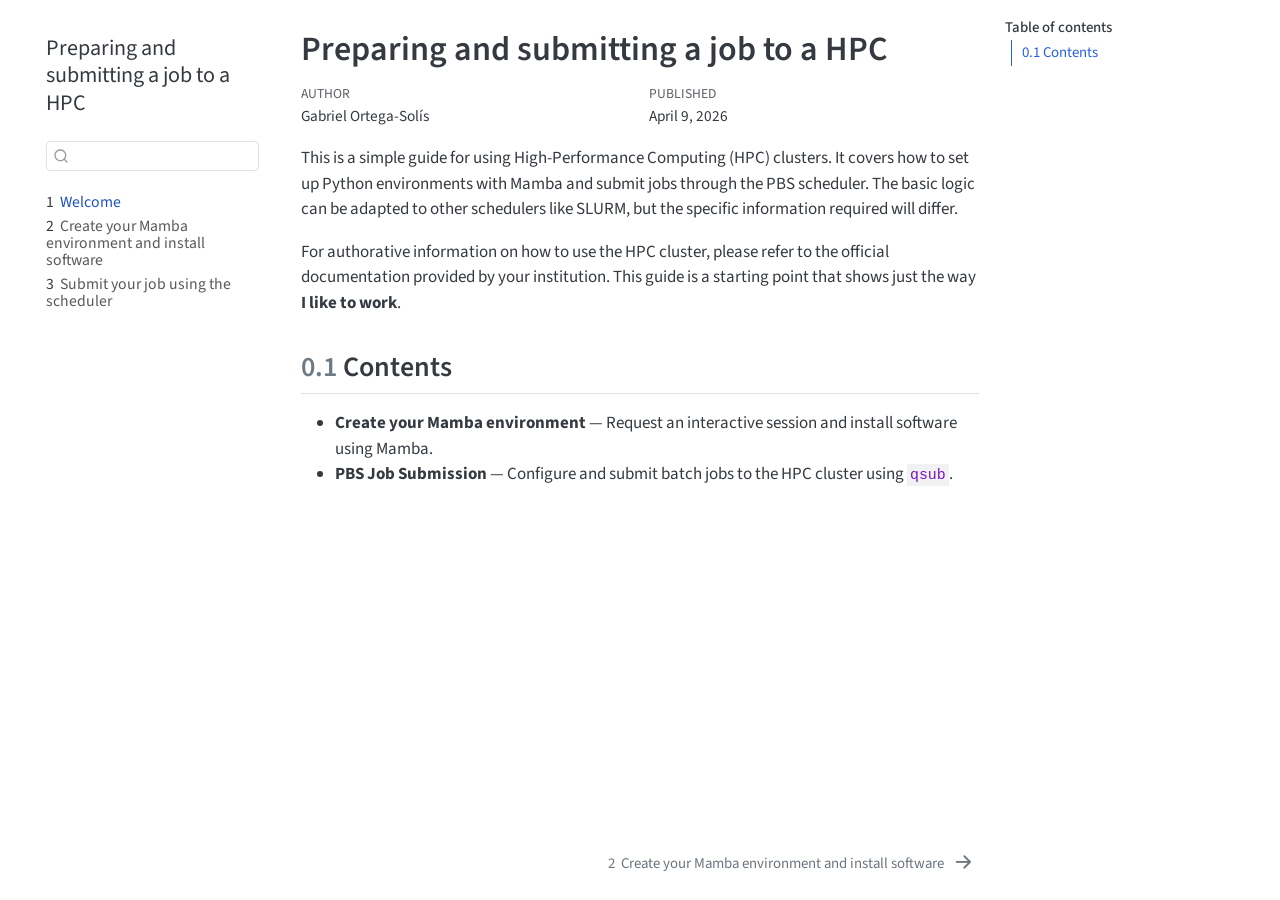
<file: _book/index.html>
<!DOCTYPE html>
<html xmlns="http://www.w3.org/1999/xhtml" lang="en" xml:lang="en"><head>

<meta charset="utf-8">
<meta name="generator" content="quarto-1.8.27">

<meta name="viewport" content="width=device-width, initial-scale=1.0, user-scalable=yes">

<meta name="author" content="Gabriel Ortega-Solís">
<meta name="dcterms.date" content="2026-04-09">

<title>Preparing and submitting a job to a HPC</title>
<style>
code{white-space: pre-wrap;}
span.smallcaps{font-variant: small-caps;}
div.columns{display: flex; gap: min(4vw, 1.5em);}
div.column{flex: auto; overflow-x: auto;}
div.hanging-indent{margin-left: 1.5em; text-indent: -1.5em;}
ul.task-list{list-style: none;}
ul.task-list li input[type="checkbox"] {
  width: 0.8em;
  margin: 0 0.8em 0.2em -1em; /* quarto-specific, see https://github.com/quarto-dev/quarto-cli/issues/4556 */ 
  vertical-align: middle;
}
</style>


<script src="site_libs/quarto-nav/quarto-nav.js"></script>
<script src="site_libs/quarto-nav/headroom.min.js"></script>
<script src="site_libs/clipboard/clipboard.min.js"></script>
<script src="site_libs/quarto-search/autocomplete.umd.js"></script>
<script src="site_libs/quarto-search/fuse.min.js"></script>
<script src="site_libs/quarto-search/quarto-search.js"></script>
<meta name="quarto:offset" content="./">
<link href="./1_HPC_setup.html" rel="next">
<script src="site_libs/quarto-html/quarto.js" type="module"></script>
<script src="site_libs/quarto-html/tabsets/tabsets.js" type="module"></script>
<script src="site_libs/quarto-html/axe/axe-check.js" type="module"></script>
<script src="site_libs/quarto-html/popper.min.js"></script>
<script src="site_libs/quarto-html/tippy.umd.min.js"></script>
<script src="site_libs/quarto-html/anchor.min.js"></script>
<link href="site_libs/quarto-html/tippy.css" rel="stylesheet">
<link href="site_libs/quarto-html/quarto-syntax-highlighting-ed96de9b727972fe78a7b5d16c58bf87.css" rel="stylesheet" id="quarto-text-highlighting-styles">
<script src="site_libs/bootstrap/bootstrap.min.js"></script>
<link href="site_libs/bootstrap/bootstrap-icons.css" rel="stylesheet">
<link href="site_libs/bootstrap/bootstrap-a2498b9aa8c418c54a7b8c884d4f8bd1.min.css" rel="stylesheet" append-hash="true" id="quarto-bootstrap" data-mode="light">
<script id="quarto-search-options" type="application/json">{
  "location": "sidebar",
  "copy-button": false,
  "collapse-after": 3,
  "panel-placement": "start",
  "type": "textbox",
  "limit": 50,
  "keyboard-shortcut": [
    "f",
    "/",
    "s"
  ],
  "show-item-context": false,
  "language": {
    "search-no-results-text": "No results",
    "search-matching-documents-text": "matching documents",
    "search-copy-link-title": "Copy link to search",
    "search-hide-matches-text": "Hide additional matches",
    "search-more-match-text": "more match in this document",
    "search-more-matches-text": "more matches in this document",
    "search-clear-button-title": "Clear",
    "search-text-placeholder": "",
    "search-detached-cancel-button-title": "Cancel",
    "search-submit-button-title": "Submit",
    "search-label": "Search"
  }
}</script>


</head>

<body class="nav-sidebar floating quarto-light">

<div id="quarto-search-results"></div>
  <header id="quarto-header" class="headroom fixed-top">
  <nav class="quarto-secondary-nav">
    <div class="container-fluid d-flex">
      <button type="button" class="quarto-btn-toggle btn" data-bs-toggle="collapse" role="button" data-bs-target=".quarto-sidebar-collapse-item" aria-controls="quarto-sidebar" aria-expanded="false" aria-label="Toggle sidebar navigation" onclick="if (window.quartoToggleHeadroom) { window.quartoToggleHeadroom(); }">
        <i class="bi bi-layout-text-sidebar-reverse"></i>
      </button>
        <nav class="quarto-page-breadcrumbs" aria-label="breadcrumb"><ol class="breadcrumb"><li class="breadcrumb-item"><a href="./index.html"><span class="chapter-number">1</span>&nbsp; <span class="chapter-title">Welcome</span></a></li></ol></nav>
        <a class="flex-grow-1" role="navigation" data-bs-toggle="collapse" data-bs-target=".quarto-sidebar-collapse-item" aria-controls="quarto-sidebar" aria-expanded="false" aria-label="Toggle sidebar navigation" onclick="if (window.quartoToggleHeadroom) { window.quartoToggleHeadroom(); }">      
        </a>
      <button type="button" class="btn quarto-search-button" aria-label="Search" onclick="window.quartoOpenSearch();">
        <i class="bi bi-search"></i>
      </button>
    </div>
  </nav>
</header>
<!-- content -->
<div id="quarto-content" class="quarto-container page-columns page-rows-contents page-layout-article">
<!-- sidebar -->
  <nav id="quarto-sidebar" class="sidebar collapse collapse-horizontal quarto-sidebar-collapse-item sidebar-navigation floating overflow-auto">
    <div class="pt-lg-2 mt-2 text-left sidebar-header">
    <div class="sidebar-title mb-0 py-0">
      <a href="./">Preparing and submitting a job to a HPC</a> 
    </div>
      </div>
        <div class="mt-2 flex-shrink-0 align-items-center">
        <div class="sidebar-search">
        <div id="quarto-search" class="" title="Search"></div>
        </div>
        </div>
    <div class="sidebar-menu-container"> 
    <ul class="list-unstyled mt-1">
        <li class="sidebar-item">
  <div class="sidebar-item-container"> 
  <a href="./index.html" class="sidebar-item-text sidebar-link active">
 <span class="menu-text"><span class="chapter-number">1</span>&nbsp; <span class="chapter-title">Welcome</span></span></a>
  </div>
</li>
        <li class="sidebar-item">
  <div class="sidebar-item-container"> 
  <a href="./1_HPC_setup.html" class="sidebar-item-text sidebar-link">
 <span class="menu-text"><span class="chapter-number">2</span>&nbsp; <span class="chapter-title">Create your Mamba environment and install software</span></span></a>
  </div>
</li>
        <li class="sidebar-item">
  <div class="sidebar-item-container"> 
  <a href="./2_submit_a_job.html" class="sidebar-item-text sidebar-link">
 <span class="menu-text"><span class="chapter-number">3</span>&nbsp; <span class="chapter-title">Submit your job using the scheduler</span></span></a>
  </div>
</li>
    </ul>
    </div>
</nav>
<div id="quarto-sidebar-glass" class="quarto-sidebar-collapse-item" data-bs-toggle="collapse" data-bs-target=".quarto-sidebar-collapse-item"></div>
<!-- margin-sidebar -->
    <div id="quarto-margin-sidebar" class="sidebar margin-sidebar">
        <nav id="TOC" role="doc-toc" class="toc-active">
    <h2 id="toc-title">Table of contents</h2>
   
  <ul>
  <li><a href="#contents" id="toc-contents" class="nav-link active" data-scroll-target="#contents"><span class="header-section-number">0.1</span> Contents</a></li>
  </ul>
</nav>
    </div>
<!-- main -->
<main class="content" id="quarto-document-content">

<header id="title-block-header" class="quarto-title-block default">
<div class="quarto-title">
<h1 class="title">Preparing and submitting a job to a HPC</h1>
</div>



<div class="quarto-title-meta">

    <div>
    <div class="quarto-title-meta-heading">Author</div>
    <div class="quarto-title-meta-contents">
             <p>Gabriel Ortega-Solís </p>
          </div>
  </div>
    
    <div>
    <div class="quarto-title-meta-heading">Published</div>
    <div class="quarto-title-meta-contents">
      <p class="date">April 9, 2026</p>
    </div>
  </div>
  
    
  </div>
  


</header>


<p>This is a simple guide for using High-Performance Computing (HPC) clusters. It covers how to set up Python environments with Mamba and submit jobs through the PBS scheduler. The basic logic can be adapted to other schedulers like SLURM, but the specific information required will differ.</p>
<p>For authorative information on how to use the HPC cluster, please refer to the official documentation provided by your institution. This guide is a starting point that shows just the way <strong>I like to work</strong>.</p>
<section id="contents" class="level2" data-number="0.1">
<h2 data-number="0.1" class="anchored" data-anchor-id="contents"><span class="header-section-number">0.1</span> Contents</h2>
<ul>
<li><strong>Create your Mamba environment</strong> — Request an interactive session and install software using Mamba.</li>
<li><strong>PBS Job Submission</strong> — Configure and submit batch jobs to the HPC cluster using <code>qsub</code>.</li>
</ul>


</section>

</main> <!-- /main -->
<script id="quarto-html-after-body" type="application/javascript">
  window.document.addEventListener("DOMContentLoaded", function (event) {
    const icon = "";
    const anchorJS = new window.AnchorJS();
    anchorJS.options = {
      placement: 'right',
      icon: icon
    };
    anchorJS.add('.anchored');
    const isCodeAnnotation = (el) => {
      for (const clz of el.classList) {
        if (clz.startsWith('code-annotation-')) {                     
          return true;
        }
      }
      return false;
    }
    const onCopySuccess = function(e) {
      // button target
      const button = e.trigger;
      // don't keep focus
      button.blur();
      // flash "checked"
      button.classList.add('code-copy-button-checked');
      var currentTitle = button.getAttribute("title");
      button.setAttribute("title", "Copied!");
      let tooltip;
      if (window.bootstrap) {
        button.setAttribute("data-bs-toggle", "tooltip");
        button.setAttribute("data-bs-placement", "left");
        button.setAttribute("data-bs-title", "Copied!");
        tooltip = new bootstrap.Tooltip(button, 
          { trigger: "manual", 
            customClass: "code-copy-button-tooltip",
            offset: [0, -8]});
        tooltip.show();    
      }
      setTimeout(function() {
        if (tooltip) {
          tooltip.hide();
          button.removeAttribute("data-bs-title");
          button.removeAttribute("data-bs-toggle");
          button.removeAttribute("data-bs-placement");
        }
        button.setAttribute("title", currentTitle);
        button.classList.remove('code-copy-button-checked');
      }, 1000);
      // clear code selection
      e.clearSelection();
    }
    const getTextToCopy = function(trigger) {
      const outerScaffold = trigger.parentElement.cloneNode(true);
      const codeEl = outerScaffold.querySelector('code');
      for (const childEl of codeEl.children) {
        if (isCodeAnnotation(childEl)) {
          childEl.remove();
        }
      }
      return codeEl.innerText;
    }
    const clipboard = new window.ClipboardJS('.code-copy-button:not([data-in-quarto-modal])', {
      text: getTextToCopy
    });
    clipboard.on('success', onCopySuccess);
    if (window.document.getElementById('quarto-embedded-source-code-modal')) {
      const clipboardModal = new window.ClipboardJS('.code-copy-button[data-in-quarto-modal]', {
        text: getTextToCopy,
        container: window.document.getElementById('quarto-embedded-source-code-modal')
      });
      clipboardModal.on('success', onCopySuccess);
    }
      var localhostRegex = new RegExp(/^(?:http|https):\/\/localhost\:?[0-9]*\//);
      var mailtoRegex = new RegExp(/^mailto:/);
        var filterRegex = new RegExp('/' + window.location.host + '/');
      var isInternal = (href) => {
          return filterRegex.test(href) || localhostRegex.test(href) || mailtoRegex.test(href);
      }
      // Inspect non-navigation links and adorn them if external
     var links = window.document.querySelectorAll('a[href]:not(.nav-link):not(.navbar-brand):not(.toc-action):not(.sidebar-link):not(.sidebar-item-toggle):not(.pagination-link):not(.no-external):not([aria-hidden]):not(.dropdown-item):not(.quarto-navigation-tool):not(.about-link)');
      for (var i=0; i<links.length; i++) {
        const link = links[i];
        if (!isInternal(link.href)) {
          // undo the damage that might have been done by quarto-nav.js in the case of
          // links that we want to consider external
          if (link.dataset.originalHref !== undefined) {
            link.href = link.dataset.originalHref;
          }
        }
      }
    function tippyHover(el, contentFn, onTriggerFn, onUntriggerFn) {
      const config = {
        allowHTML: true,
        maxWidth: 500,
        delay: 100,
        arrow: false,
        appendTo: function(el) {
            return el.parentElement;
        },
        interactive: true,
        interactiveBorder: 10,
        theme: 'quarto',
        placement: 'bottom-start',
      };
      if (contentFn) {
        config.content = contentFn;
      }
      if (onTriggerFn) {
        config.onTrigger = onTriggerFn;
      }
      if (onUntriggerFn) {
        config.onUntrigger = onUntriggerFn;
      }
      window.tippy(el, config); 
    }
    const noterefs = window.document.querySelectorAll('a[role="doc-noteref"]');
    for (var i=0; i<noterefs.length; i++) {
      const ref = noterefs[i];
      tippyHover(ref, function() {
        // use id or data attribute instead here
        let href = ref.getAttribute('data-footnote-href') || ref.getAttribute('href');
        try { href = new URL(href).hash; } catch {}
        const id = href.replace(/^#\/?/, "");
        const note = window.document.getElementById(id);
        if (note) {
          return note.innerHTML;
        } else {
          return "";
        }
      });
    }
    const xrefs = window.document.querySelectorAll('a.quarto-xref');
    const processXRef = (id, note) => {
      // Strip column container classes
      const stripColumnClz = (el) => {
        el.classList.remove("page-full", "page-columns");
        if (el.children) {
          for (const child of el.children) {
            stripColumnClz(child);
          }
        }
      }
      stripColumnClz(note)
      if (id === null || id.startsWith('sec-')) {
        // Special case sections, only their first couple elements
        const container = document.createElement("div");
        if (note.children && note.children.length > 2) {
          container.appendChild(note.children[0].cloneNode(true));
          for (let i = 1; i < note.children.length; i++) {
            const child = note.children[i];
            if (child.tagName === "P" && child.innerText === "") {
              continue;
            } else {
              container.appendChild(child.cloneNode(true));
              break;
            }
          }
          if (window.Quarto?.typesetMath) {
            window.Quarto.typesetMath(container);
          }
          return container.innerHTML
        } else {
          if (window.Quarto?.typesetMath) {
            window.Quarto.typesetMath(note);
          }
          return note.innerHTML;
        }
      } else {
        // Remove any anchor links if they are present
        const anchorLink = note.querySelector('a.anchorjs-link');
        if (anchorLink) {
          anchorLink.remove();
        }
        if (window.Quarto?.typesetMath) {
          window.Quarto.typesetMath(note);
        }
        if (note.classList.contains("callout")) {
          return note.outerHTML;
        } else {
          return note.innerHTML;
        }
      }
    }
    for (var i=0; i<xrefs.length; i++) {
      const xref = xrefs[i];
      tippyHover(xref, undefined, function(instance) {
        instance.disable();
        let url = xref.getAttribute('href');
        let hash = undefined; 
        if (url.startsWith('#')) {
          hash = url;
        } else {
          try { hash = new URL(url).hash; } catch {}
        }
        if (hash) {
          const id = hash.replace(/^#\/?/, "");
          const note = window.document.getElementById(id);
          if (note !== null) {
            try {
              const html = processXRef(id, note.cloneNode(true));
              instance.setContent(html);
            } finally {
              instance.enable();
              instance.show();
            }
          } else {
            // See if we can fetch this
            fetch(url.split('#')[0])
            .then(res => res.text())
            .then(html => {
              const parser = new DOMParser();
              const htmlDoc = parser.parseFromString(html, "text/html");
              const note = htmlDoc.getElementById(id);
              if (note !== null) {
                const html = processXRef(id, note);
                instance.setContent(html);
              } 
            }).finally(() => {
              instance.enable();
              instance.show();
            });
          }
        } else {
          // See if we can fetch a full url (with no hash to target)
          // This is a special case and we should probably do some content thinning / targeting
          fetch(url)
          .then(res => res.text())
          .then(html => {
            const parser = new DOMParser();
            const htmlDoc = parser.parseFromString(html, "text/html");
            const note = htmlDoc.querySelector('main.content');
            if (note !== null) {
              // This should only happen for chapter cross references
              // (since there is no id in the URL)
              // remove the first header
              if (note.children.length > 0 && note.children[0].tagName === "HEADER") {
                note.children[0].remove();
              }
              const html = processXRef(null, note);
              instance.setContent(html);
            } 
          }).finally(() => {
            instance.enable();
            instance.show();
          });
        }
      }, function(instance) {
      });
    }
        let selectedAnnoteEl;
        const selectorForAnnotation = ( cell, annotation) => {
          let cellAttr = 'data-code-cell="' + cell + '"';
          let lineAttr = 'data-code-annotation="' +  annotation + '"';
          const selector = 'span[' + cellAttr + '][' + lineAttr + ']';
          return selector;
        }
        const selectCodeLines = (annoteEl) => {
          const doc = window.document;
          const targetCell = annoteEl.getAttribute("data-target-cell");
          const targetAnnotation = annoteEl.getAttribute("data-target-annotation");
          const annoteSpan = window.document.querySelector(selectorForAnnotation(targetCell, targetAnnotation));
          const lines = annoteSpan.getAttribute("data-code-lines").split(",");
          const lineIds = lines.map((line) => {
            return targetCell + "-" + line;
          })
          let top = null;
          let height = null;
          let parent = null;
          if (lineIds.length > 0) {
              //compute the position of the single el (top and bottom and make a div)
              const el = window.document.getElementById(lineIds[0]);
              top = el.offsetTop;
              height = el.offsetHeight;
              parent = el.parentElement.parentElement;
            if (lineIds.length > 1) {
              const lastEl = window.document.getElementById(lineIds[lineIds.length - 1]);
              const bottom = lastEl.offsetTop + lastEl.offsetHeight;
              height = bottom - top;
            }
            if (top !== null && height !== null && parent !== null) {
              // cook up a div (if necessary) and position it 
              let div = window.document.getElementById("code-annotation-line-highlight");
              if (div === null) {
                div = window.document.createElement("div");
                div.setAttribute("id", "code-annotation-line-highlight");
                div.style.position = 'absolute';
                parent.appendChild(div);
              }
              div.style.top = top - 2 + "px";
              div.style.height = height + 4 + "px";
              div.style.left = 0;
              let gutterDiv = window.document.getElementById("code-annotation-line-highlight-gutter");
              if (gutterDiv === null) {
                gutterDiv = window.document.createElement("div");
                gutterDiv.setAttribute("id", "code-annotation-line-highlight-gutter");
                gutterDiv.style.position = 'absolute';
                const codeCell = window.document.getElementById(targetCell);
                const gutter = codeCell.querySelector('.code-annotation-gutter');
                gutter.appendChild(gutterDiv);
              }
              gutterDiv.style.top = top - 2 + "px";
              gutterDiv.style.height = height + 4 + "px";
            }
            selectedAnnoteEl = annoteEl;
          }
        };
        const unselectCodeLines = () => {
          const elementsIds = ["code-annotation-line-highlight", "code-annotation-line-highlight-gutter"];
          elementsIds.forEach((elId) => {
            const div = window.document.getElementById(elId);
            if (div) {
              div.remove();
            }
          });
          selectedAnnoteEl = undefined;
        };
          // Handle positioning of the toggle
      window.addEventListener(
        "resize",
        throttle(() => {
          elRect = undefined;
          if (selectedAnnoteEl) {
            selectCodeLines(selectedAnnoteEl);
          }
        }, 10)
      );
      function throttle(fn, ms) {
      let throttle = false;
      let timer;
        return (...args) => {
          if(!throttle) { // first call gets through
              fn.apply(this, args);
              throttle = true;
          } else { // all the others get throttled
              if(timer) clearTimeout(timer); // cancel #2
              timer = setTimeout(() => {
                fn.apply(this, args);
                timer = throttle = false;
              }, ms);
          }
        };
      }
        // Attach click handler to the DT
        const annoteDls = window.document.querySelectorAll('dt[data-target-cell]');
        for (const annoteDlNode of annoteDls) {
          annoteDlNode.addEventListener('click', (event) => {
            const clickedEl = event.target;
            if (clickedEl !== selectedAnnoteEl) {
              unselectCodeLines();
              const activeEl = window.document.querySelector('dt[data-target-cell].code-annotation-active');
              if (activeEl) {
                activeEl.classList.remove('code-annotation-active');
              }
              selectCodeLines(clickedEl);
              clickedEl.classList.add('code-annotation-active');
            } else {
              // Unselect the line
              unselectCodeLines();
              clickedEl.classList.remove('code-annotation-active');
            }
          });
        }
    const findCites = (el) => {
      const parentEl = el.parentElement;
      if (parentEl) {
        const cites = parentEl.dataset.cites;
        if (cites) {
          return {
            el,
            cites: cites.split(' ')
          };
        } else {
          return findCites(el.parentElement)
        }
      } else {
        return undefined;
      }
    };
    var bibliorefs = window.document.querySelectorAll('a[role="doc-biblioref"]');
    for (var i=0; i<bibliorefs.length; i++) {
      const ref = bibliorefs[i];
      const citeInfo = findCites(ref);
      if (citeInfo) {
        tippyHover(citeInfo.el, function() {
          var popup = window.document.createElement('div');
          citeInfo.cites.forEach(function(cite) {
            var citeDiv = window.document.createElement('div');
            citeDiv.classList.add('hanging-indent');
            citeDiv.classList.add('csl-entry');
            var biblioDiv = window.document.getElementById('ref-' + cite);
            if (biblioDiv) {
              citeDiv.innerHTML = biblioDiv.innerHTML;
            }
            popup.appendChild(citeDiv);
          });
          return popup.innerHTML;
        });
      }
    }
  });
  </script>
<nav class="page-navigation">
  <div class="nav-page nav-page-previous">
  </div>
  <div class="nav-page nav-page-next">
      <a href="./1_HPC_setup.html" class="pagination-link" aria-label="Create your Mamba environment and install software">
        <span class="nav-page-text"><span class="chapter-number">2</span>&nbsp; <span class="chapter-title">Create your Mamba environment and install software</span></span> <i class="bi bi-arrow-right-short"></i>
      </a>
  </div>
</nav>
</div> <!-- /content -->




</body></html>
</file>
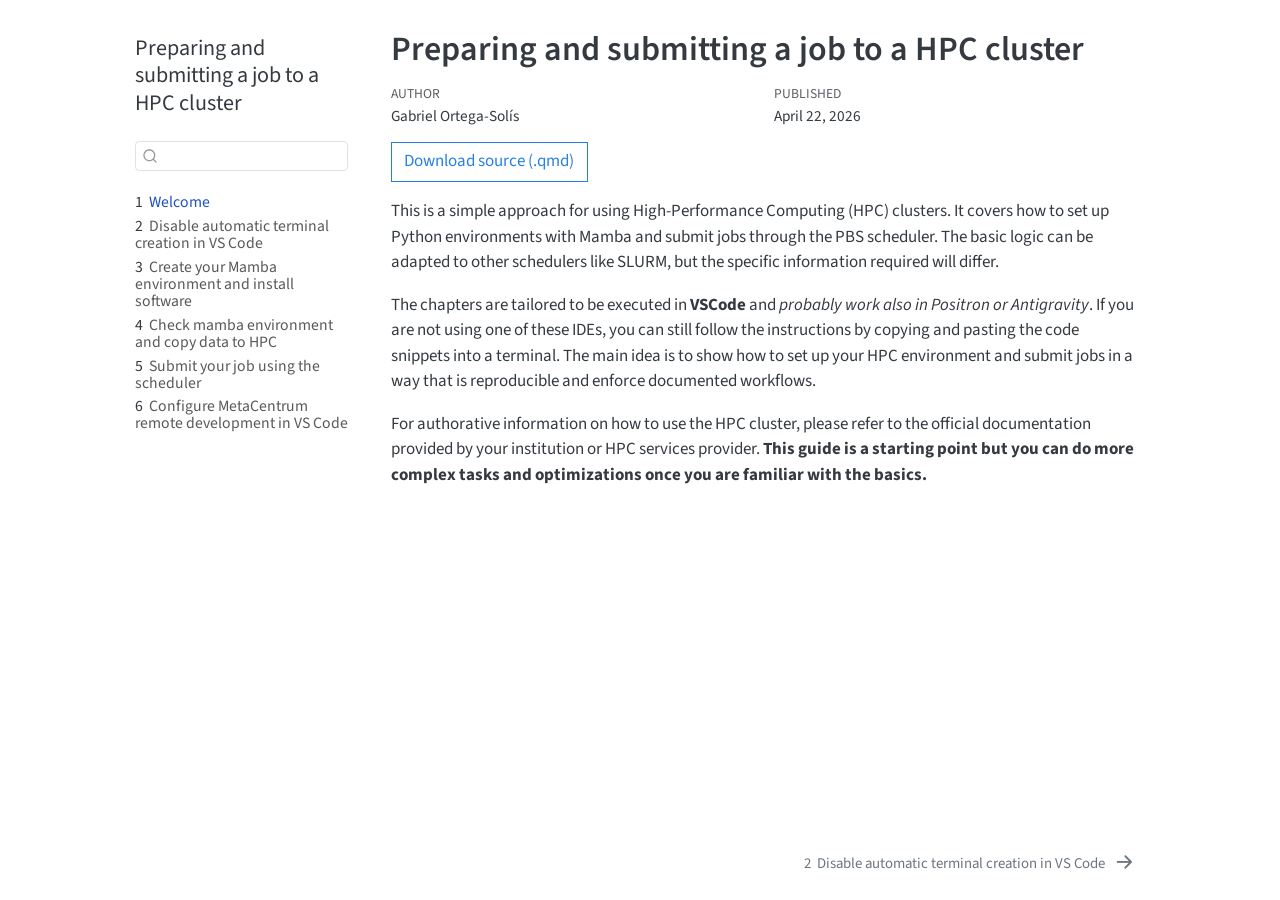
<file: docs/index.html>
<!DOCTYPE html>
<html xmlns="http://www.w3.org/1999/xhtml" lang="en" xml:lang="en"><head>

<meta charset="utf-8">
<meta name="generator" content="quarto-1.8.27">

<meta name="viewport" content="width=device-width, initial-scale=1.0, user-scalable=yes">

<meta name="author" content="Gabriel Ortega-Solís">
<meta name="dcterms.date" content="2026-04-22">

<title>Preparing and submitting a job to a HPC cluster</title>
<style>
code{white-space: pre-wrap;}
span.smallcaps{font-variant: small-caps;}
div.columns{display: flex; gap: min(4vw, 1.5em);}
div.column{flex: auto; overflow-x: auto;}
div.hanging-indent{margin-left: 1.5em; text-indent: -1.5em;}
ul.task-list{list-style: none;}
ul.task-list li input[type="checkbox"] {
  width: 0.8em;
  margin: 0 0.8em 0.2em -1em; /* quarto-specific, see https://github.com/quarto-dev/quarto-cli/issues/4556 */ 
  vertical-align: middle;
}
</style>


<script src="site_libs/quarto-nav/quarto-nav.js"></script>
<script src="site_libs/quarto-nav/headroom.min.js"></script>
<script src="site_libs/clipboard/clipboard.min.js"></script>
<script src="site_libs/quarto-search/autocomplete.umd.js"></script>
<script src="site_libs/quarto-search/fuse.min.js"></script>
<script src="site_libs/quarto-search/quarto-search.js"></script>
<meta name="quarto:offset" content="./">
<link href="./1_disable_automatic_terminals.html" rel="next">
<script src="site_libs/quarto-html/quarto.js" type="module"></script>
<script src="site_libs/quarto-html/tabsets/tabsets.js" type="module"></script>
<script src="site_libs/quarto-html/axe/axe-check.js" type="module"></script>
<script src="site_libs/quarto-html/popper.min.js"></script>
<script src="site_libs/quarto-html/tippy.umd.min.js"></script>
<script src="site_libs/quarto-html/anchor.min.js"></script>
<link href="site_libs/quarto-html/tippy.css" rel="stylesheet">
<link href="site_libs/quarto-html/quarto-syntax-highlighting-ed96de9b727972fe78a7b5d16c58bf87.css" rel="stylesheet" id="quarto-text-highlighting-styles">
<script src="site_libs/bootstrap/bootstrap.min.js"></script>
<link href="site_libs/bootstrap/bootstrap-icons.css" rel="stylesheet">
<link href="site_libs/bootstrap/bootstrap-9066ee856649dc29ddc1f39264bb5a32.min.css" rel="stylesheet" append-hash="true" id="quarto-bootstrap" data-mode="light">
<script id="quarto-search-options" type="application/json">{
  "location": "sidebar",
  "copy-button": false,
  "collapse-after": 3,
  "panel-placement": "start",
  "type": "textbox",
  "limit": 50,
  "keyboard-shortcut": [
    "f",
    "/",
    "s"
  ],
  "show-item-context": false,
  "language": {
    "search-no-results-text": "No results",
    "search-matching-documents-text": "matching documents",
    "search-copy-link-title": "Copy link to search",
    "search-hide-matches-text": "Hide additional matches",
    "search-more-match-text": "more match in this document",
    "search-more-matches-text": "more matches in this document",
    "search-clear-button-title": "Clear",
    "search-text-placeholder": "",
    "search-detached-cancel-button-title": "Cancel",
    "search-submit-button-title": "Submit",
    "search-label": "Search"
  }
}</script>


</head>

<body class="nav-sidebar floating fullcontent quarto-light">

<div id="quarto-search-results"></div>
  <header id="quarto-header" class="headroom fixed-top">
  <nav class="quarto-secondary-nav">
    <div class="container-fluid d-flex">
      <button type="button" class="quarto-btn-toggle btn" data-bs-toggle="collapse" role="button" data-bs-target=".quarto-sidebar-collapse-item" aria-controls="quarto-sidebar" aria-expanded="false" aria-label="Toggle sidebar navigation" onclick="if (window.quartoToggleHeadroom) { window.quartoToggleHeadroom(); }">
        <i class="bi bi-layout-text-sidebar-reverse"></i>
      </button>
        <nav class="quarto-page-breadcrumbs" aria-label="breadcrumb"><ol class="breadcrumb"><li class="breadcrumb-item"><a href="./index.html"><span class="chapter-number">1</span>&nbsp; <span class="chapter-title">Welcome</span></a></li></ol></nav>
        <a class="flex-grow-1" role="navigation" data-bs-toggle="collapse" data-bs-target=".quarto-sidebar-collapse-item" aria-controls="quarto-sidebar" aria-expanded="false" aria-label="Toggle sidebar navigation" onclick="if (window.quartoToggleHeadroom) { window.quartoToggleHeadroom(); }">      
        </a>
      <button type="button" class="btn quarto-search-button" aria-label="Search" onclick="window.quartoOpenSearch();">
        <i class="bi bi-search"></i>
      </button>
    </div>
  </nav>
</header>
<!-- content -->
<div id="quarto-content" class="quarto-container page-columns page-rows-contents page-layout-article">
<!-- sidebar -->
  <nav id="quarto-sidebar" class="sidebar collapse collapse-horizontal quarto-sidebar-collapse-item sidebar-navigation floating overflow-auto">
    <div class="pt-lg-2 mt-2 text-left sidebar-header">
    <div class="sidebar-title mb-0 py-0">
      <a href="./">Preparing and submitting a job to a HPC cluster</a> 
    </div>
      </div>
        <div class="mt-2 flex-shrink-0 align-items-center">
        <div class="sidebar-search">
        <div id="quarto-search" class="" title="Search"></div>
        </div>
        </div>
    <div class="sidebar-menu-container"> 
    <ul class="list-unstyled mt-1">
        <li class="sidebar-item">
  <div class="sidebar-item-container"> 
  <a href="./index.html" class="sidebar-item-text sidebar-link active">
 <span class="menu-text"><span class="chapter-number">1</span>&nbsp; <span class="chapter-title">Welcome</span></span></a>
  </div>
</li>
        <li class="sidebar-item">
  <div class="sidebar-item-container"> 
  <a href="./1_disable_automatic_terminals.html" class="sidebar-item-text sidebar-link">
 <span class="menu-text"><span class="chapter-number">2</span>&nbsp; <span class="chapter-title">Disable automatic terminal creation in VS Code</span></span></a>
  </div>
</li>
        <li class="sidebar-item">
  <div class="sidebar-item-container"> 
  <a href="./2_HPC_setup.html" class="sidebar-item-text sidebar-link">
 <span class="menu-text"><span class="chapter-number">3</span>&nbsp; <span class="chapter-title">Create your Mamba environment and install software</span></span></a>
  </div>
</li>
        <li class="sidebar-item">
  <div class="sidebar-item-container"> 
  <a href="./3_check_mamba_env_and_copy_data_to_HPC.html" class="sidebar-item-text sidebar-link">
 <span class="menu-text"><span class="chapter-number">4</span>&nbsp; <span class="chapter-title">Check mamba environment and copy data to HPC</span></span></a>
  </div>
</li>
        <li class="sidebar-item">
  <div class="sidebar-item-container"> 
  <a href="./4_submit_a_job.html" class="sidebar-item-text sidebar-link">
 <span class="menu-text"><span class="chapter-number">5</span>&nbsp; <span class="chapter-title">Submit your job using the scheduler</span></span></a>
  </div>
</li>
        <li class="sidebar-item">
  <div class="sidebar-item-container"> 
  <a href="./5_vscode_metacentrum_setup.html" class="sidebar-item-text sidebar-link">
 <span class="menu-text"><span class="chapter-number">6</span>&nbsp; <span class="chapter-title">Configure MetaCentrum remote development in VS Code</span></span></a>
  </div>
</li>
    </ul>
    </div>
</nav>
<div id="quarto-sidebar-glass" class="quarto-sidebar-collapse-item" data-bs-toggle="collapse" data-bs-target=".quarto-sidebar-collapse-item"></div>
<!-- margin-sidebar -->
    
<!-- main -->
<main class="content" id="quarto-document-content">

<header id="title-block-header" class="quarto-title-block default">
<div class="quarto-title">
<h1 class="title">Preparing and submitting a job to a HPC cluster</h1>
</div>



<div class="quarto-title-meta">

    <div>
    <div class="quarto-title-meta-heading">Author</div>
    <div class="quarto-title-meta-contents">
             <p>Gabriel Ortega-Solís </p>
          </div>
  </div>
    
    <div>
    <div class="quarto-title-meta-heading">Published</div>
    <div class="quarto-title-meta-contents">
      <p class="date">April 22, 2026</p>
    </div>
  </div>
  
    
  </div>
  


</header>


<p>This is a simple approach for using High-Performance Computing (HPC) clusters. It covers how to set up Python environments with Mamba and submit jobs through the PBS scheduler. The basic logic can be adapted to other schedulers like SLURM, but the specific information required will differ.</p>
<p>The chapters are tailored to be executed in <strong>VSCode</strong> and <em>probably work also in Positron or Antigravity</em>. If you are not using one of these IDEs, you can still follow the instructions by copying and pasting the code snippets into a terminal. The main idea is to show how to set up your HPC environment and submit jobs in a way that is reproducible and enforce documented workflows.</p>
<p>For authorative information on how to use the HPC cluster, please refer to the official documentation provided by your institution or HPC services provider. <strong>This guide is a starting point but you can do more complex tasks and optimizations once you are familiar with the basics.</strong></p>



</main> <!-- /main -->
<div id="download-qmd-wrap" style="margin-top: 2rem;"></div>

<script>
document.addEventListener("DOMContentLoaded", () => {
  const path = window.location.pathname;
  const htmlFile = path.split("/").pop() || "index.html";
  const qmdFile = htmlFile.replace(/\.html?$/, ".qmd");

  const a = document.createElement("a");
  a.href = qmdFile;
  a.textContent = "Download source (.qmd)";
  a.setAttribute("download", "");
  a.className = "btn btn-outline-primary";

  const wrap = document.getElementById("download-qmd-wrap");
  if (!wrap) return;

  wrap.style.marginTop = "0.75rem";
  wrap.appendChild(a);

  // Prefer placement near title/author metadata on Quarto book pages.
  const titleMeta = document.querySelector("#title-block-header .quarto-title-meta");
  if (titleMeta) {
    titleMeta.insertAdjacentElement("afterend", wrap);
    return;
  }

  const titleHeader = document.getElementById("title-block-header");
  if (titleHeader) {
    titleHeader.appendChild(wrap);
  }
});
</script>
<script id="quarto-html-after-body" type="application/javascript">
  window.document.addEventListener("DOMContentLoaded", function (event) {
    const icon = "";
    const anchorJS = new window.AnchorJS();
    anchorJS.options = {
      placement: 'right',
      icon: icon
    };
    anchorJS.add('.anchored');
    const isCodeAnnotation = (el) => {
      for (const clz of el.classList) {
        if (clz.startsWith('code-annotation-')) {                     
          return true;
        }
      }
      return false;
    }
    const onCopySuccess = function(e) {
      // button target
      const button = e.trigger;
      // don't keep focus
      button.blur();
      // flash "checked"
      button.classList.add('code-copy-button-checked');
      var currentTitle = button.getAttribute("title");
      button.setAttribute("title", "Copied!");
      let tooltip;
      if (window.bootstrap) {
        button.setAttribute("data-bs-toggle", "tooltip");
        button.setAttribute("data-bs-placement", "left");
        button.setAttribute("data-bs-title", "Copied!");
        tooltip = new bootstrap.Tooltip(button, 
          { trigger: "manual", 
            customClass: "code-copy-button-tooltip",
            offset: [0, -8]});
        tooltip.show();    
      }
      setTimeout(function() {
        if (tooltip) {
          tooltip.hide();
          button.removeAttribute("data-bs-title");
          button.removeAttribute("data-bs-toggle");
          button.removeAttribute("data-bs-placement");
        }
        button.setAttribute("title", currentTitle);
        button.classList.remove('code-copy-button-checked');
      }, 1000);
      // clear code selection
      e.clearSelection();
    }
    const getTextToCopy = function(trigger) {
      const outerScaffold = trigger.parentElement.cloneNode(true);
      const codeEl = outerScaffold.querySelector('code');
      for (const childEl of codeEl.children) {
        if (isCodeAnnotation(childEl)) {
          childEl.remove();
        }
      }
      return codeEl.innerText;
    }
    const clipboard = new window.ClipboardJS('.code-copy-button:not([data-in-quarto-modal])', {
      text: getTextToCopy
    });
    clipboard.on('success', onCopySuccess);
    if (window.document.getElementById('quarto-embedded-source-code-modal')) {
      const clipboardModal = new window.ClipboardJS('.code-copy-button[data-in-quarto-modal]', {
        text: getTextToCopy,
        container: window.document.getElementById('quarto-embedded-source-code-modal')
      });
      clipboardModal.on('success', onCopySuccess);
    }
      var localhostRegex = new RegExp(/^(?:http|https):\/\/localhost\:?[0-9]*\//);
      var mailtoRegex = new RegExp(/^mailto:/);
        var filterRegex = new RegExp('/' + window.location.host + '/');
      var isInternal = (href) => {
          return filterRegex.test(href) || localhostRegex.test(href) || mailtoRegex.test(href);
      }
      // Inspect non-navigation links and adorn them if external
     var links = window.document.querySelectorAll('a[href]:not(.nav-link):not(.navbar-brand):not(.toc-action):not(.sidebar-link):not(.sidebar-item-toggle):not(.pagination-link):not(.no-external):not([aria-hidden]):not(.dropdown-item):not(.quarto-navigation-tool):not(.about-link)');
      for (var i=0; i<links.length; i++) {
        const link = links[i];
        if (!isInternal(link.href)) {
          // undo the damage that might have been done by quarto-nav.js in the case of
          // links that we want to consider external
          if (link.dataset.originalHref !== undefined) {
            link.href = link.dataset.originalHref;
          }
        }
      }
    function tippyHover(el, contentFn, onTriggerFn, onUntriggerFn) {
      const config = {
        allowHTML: true,
        maxWidth: 500,
        delay: 100,
        arrow: false,
        appendTo: function(el) {
            return el.parentElement;
        },
        interactive: true,
        interactiveBorder: 10,
        theme: 'quarto',
        placement: 'bottom-start',
      };
      if (contentFn) {
        config.content = contentFn;
      }
      if (onTriggerFn) {
        config.onTrigger = onTriggerFn;
      }
      if (onUntriggerFn) {
        config.onUntrigger = onUntriggerFn;
      }
      window.tippy(el, config); 
    }
    const noterefs = window.document.querySelectorAll('a[role="doc-noteref"]');
    for (var i=0; i<noterefs.length; i++) {
      const ref = noterefs[i];
      tippyHover(ref, function() {
        // use id or data attribute instead here
        let href = ref.getAttribute('data-footnote-href') || ref.getAttribute('href');
        try { href = new URL(href).hash; } catch {}
        const id = href.replace(/^#\/?/, "");
        const note = window.document.getElementById(id);
        if (note) {
          return note.innerHTML;
        } else {
          return "";
        }
      });
    }
    const xrefs = window.document.querySelectorAll('a.quarto-xref');
    const processXRef = (id, note) => {
      // Strip column container classes
      const stripColumnClz = (el) => {
        el.classList.remove("page-full", "page-columns");
        if (el.children) {
          for (const child of el.children) {
            stripColumnClz(child);
          }
        }
      }
      stripColumnClz(note)
      if (id === null || id.startsWith('sec-')) {
        // Special case sections, only their first couple elements
        const container = document.createElement("div");
        if (note.children && note.children.length > 2) {
          container.appendChild(note.children[0].cloneNode(true));
          for (let i = 1; i < note.children.length; i++) {
            const child = note.children[i];
            if (child.tagName === "P" && child.innerText === "") {
              continue;
            } else {
              container.appendChild(child.cloneNode(true));
              break;
            }
          }
          if (window.Quarto?.typesetMath) {
            window.Quarto.typesetMath(container);
          }
          return container.innerHTML
        } else {
          if (window.Quarto?.typesetMath) {
            window.Quarto.typesetMath(note);
          }
          return note.innerHTML;
        }
      } else {
        // Remove any anchor links if they are present
        const anchorLink = note.querySelector('a.anchorjs-link');
        if (anchorLink) {
          anchorLink.remove();
        }
        if (window.Quarto?.typesetMath) {
          window.Quarto.typesetMath(note);
        }
        if (note.classList.contains("callout")) {
          return note.outerHTML;
        } else {
          return note.innerHTML;
        }
      }
    }
    for (var i=0; i<xrefs.length; i++) {
      const xref = xrefs[i];
      tippyHover(xref, undefined, function(instance) {
        instance.disable();
        let url = xref.getAttribute('href');
        let hash = undefined; 
        if (url.startsWith('#')) {
          hash = url;
        } else {
          try { hash = new URL(url).hash; } catch {}
        }
        if (hash) {
          const id = hash.replace(/^#\/?/, "");
          const note = window.document.getElementById(id);
          if (note !== null) {
            try {
              const html = processXRef(id, note.cloneNode(true));
              instance.setContent(html);
            } finally {
              instance.enable();
              instance.show();
            }
          } else {
            // See if we can fetch this
            fetch(url.split('#')[0])
            .then(res => res.text())
            .then(html => {
              const parser = new DOMParser();
              const htmlDoc = parser.parseFromString(html, "text/html");
              const note = htmlDoc.getElementById(id);
              if (note !== null) {
                const html = processXRef(id, note);
                instance.setContent(html);
              } 
            }).finally(() => {
              instance.enable();
              instance.show();
            });
          }
        } else {
          // See if we can fetch a full url (with no hash to target)
          // This is a special case and we should probably do some content thinning / targeting
          fetch(url)
          .then(res => res.text())
          .then(html => {
            const parser = new DOMParser();
            const htmlDoc = parser.parseFromString(html, "text/html");
            const note = htmlDoc.querySelector('main.content');
            if (note !== null) {
              // This should only happen for chapter cross references
              // (since there is no id in the URL)
              // remove the first header
              if (note.children.length > 0 && note.children[0].tagName === "HEADER") {
                note.children[0].remove();
              }
              const html = processXRef(null, note);
              instance.setContent(html);
            } 
          }).finally(() => {
            instance.enable();
            instance.show();
          });
        }
      }, function(instance) {
      });
    }
        let selectedAnnoteEl;
        const selectorForAnnotation = ( cell, annotation) => {
          let cellAttr = 'data-code-cell="' + cell + '"';
          let lineAttr = 'data-code-annotation="' +  annotation + '"';
          const selector = 'span[' + cellAttr + '][' + lineAttr + ']';
          return selector;
        }
        const selectCodeLines = (annoteEl) => {
          const doc = window.document;
          const targetCell = annoteEl.getAttribute("data-target-cell");
          const targetAnnotation = annoteEl.getAttribute("data-target-annotation");
          const annoteSpan = window.document.querySelector(selectorForAnnotation(targetCell, targetAnnotation));
          const lines = annoteSpan.getAttribute("data-code-lines").split(",");
          const lineIds = lines.map((line) => {
            return targetCell + "-" + line;
          })
          let top = null;
          let height = null;
          let parent = null;
          if (lineIds.length > 0) {
              //compute the position of the single el (top and bottom and make a div)
              const el = window.document.getElementById(lineIds[0]);
              top = el.offsetTop;
              height = el.offsetHeight;
              parent = el.parentElement.parentElement;
            if (lineIds.length > 1) {
              const lastEl = window.document.getElementById(lineIds[lineIds.length - 1]);
              const bottom = lastEl.offsetTop + lastEl.offsetHeight;
              height = bottom - top;
            }
            if (top !== null && height !== null && parent !== null) {
              // cook up a div (if necessary) and position it 
              let div = window.document.getElementById("code-annotation-line-highlight");
              if (div === null) {
                div = window.document.createElement("div");
                div.setAttribute("id", "code-annotation-line-highlight");
                div.style.position = 'absolute';
                parent.appendChild(div);
              }
              div.style.top = top - 2 + "px";
              div.style.height = height + 4 + "px";
              div.style.left = 0;
              let gutterDiv = window.document.getElementById("code-annotation-line-highlight-gutter");
              if (gutterDiv === null) {
                gutterDiv = window.document.createElement("div");
                gutterDiv.setAttribute("id", "code-annotation-line-highlight-gutter");
                gutterDiv.style.position = 'absolute';
                const codeCell = window.document.getElementById(targetCell);
                const gutter = codeCell.querySelector('.code-annotation-gutter');
                gutter.appendChild(gutterDiv);
              }
              gutterDiv.style.top = top - 2 + "px";
              gutterDiv.style.height = height + 4 + "px";
            }
            selectedAnnoteEl = annoteEl;
          }
        };
        const unselectCodeLines = () => {
          const elementsIds = ["code-annotation-line-highlight", "code-annotation-line-highlight-gutter"];
          elementsIds.forEach((elId) => {
            const div = window.document.getElementById(elId);
            if (div) {
              div.remove();
            }
          });
          selectedAnnoteEl = undefined;
        };
          // Handle positioning of the toggle
      window.addEventListener(
        "resize",
        throttle(() => {
          elRect = undefined;
          if (selectedAnnoteEl) {
            selectCodeLines(selectedAnnoteEl);
          }
        }, 10)
      );
      function throttle(fn, ms) {
      let throttle = false;
      let timer;
        return (...args) => {
          if(!throttle) { // first call gets through
              fn.apply(this, args);
              throttle = true;
          } else { // all the others get throttled
              if(timer) clearTimeout(timer); // cancel #2
              timer = setTimeout(() => {
                fn.apply(this, args);
                timer = throttle = false;
              }, ms);
          }
        };
      }
        // Attach click handler to the DT
        const annoteDls = window.document.querySelectorAll('dt[data-target-cell]');
        for (const annoteDlNode of annoteDls) {
          annoteDlNode.addEventListener('click', (event) => {
            const clickedEl = event.target;
            if (clickedEl !== selectedAnnoteEl) {
              unselectCodeLines();
              const activeEl = window.document.querySelector('dt[data-target-cell].code-annotation-active');
              if (activeEl) {
                activeEl.classList.remove('code-annotation-active');
              }
              selectCodeLines(clickedEl);
              clickedEl.classList.add('code-annotation-active');
            } else {
              // Unselect the line
              unselectCodeLines();
              clickedEl.classList.remove('code-annotation-active');
            }
          });
        }
    const findCites = (el) => {
      const parentEl = el.parentElement;
      if (parentEl) {
        const cites = parentEl.dataset.cites;
        if (cites) {
          return {
            el,
            cites: cites.split(' ')
          };
        } else {
          return findCites(el.parentElement)
        }
      } else {
        return undefined;
      }
    };
    var bibliorefs = window.document.querySelectorAll('a[role="doc-biblioref"]');
    for (var i=0; i<bibliorefs.length; i++) {
      const ref = bibliorefs[i];
      const citeInfo = findCites(ref);
      if (citeInfo) {
        tippyHover(citeInfo.el, function() {
          var popup = window.document.createElement('div');
          citeInfo.cites.forEach(function(cite) {
            var citeDiv = window.document.createElement('div');
            citeDiv.classList.add('hanging-indent');
            citeDiv.classList.add('csl-entry');
            var biblioDiv = window.document.getElementById('ref-' + cite);
            if (biblioDiv) {
              citeDiv.innerHTML = biblioDiv.innerHTML;
            }
            popup.appendChild(citeDiv);
          });
          return popup.innerHTML;
        });
      }
    }
  });
  </script>
<nav class="page-navigation">
  <div class="nav-page nav-page-previous">
  </div>
  <div class="nav-page nav-page-next">
      <a href="./1_disable_automatic_terminals.html" class="pagination-link" aria-label="Disable automatic terminal creation in VS Code">
        <span class="nav-page-text"><span class="chapter-number">2</span>&nbsp; <span class="chapter-title">Disable automatic terminal creation in VS Code</span></span> <i class="bi bi-arrow-right-short"></i>
      </a>
  </div>
</nav>
</div> <!-- /content -->




</body></html>
</file>
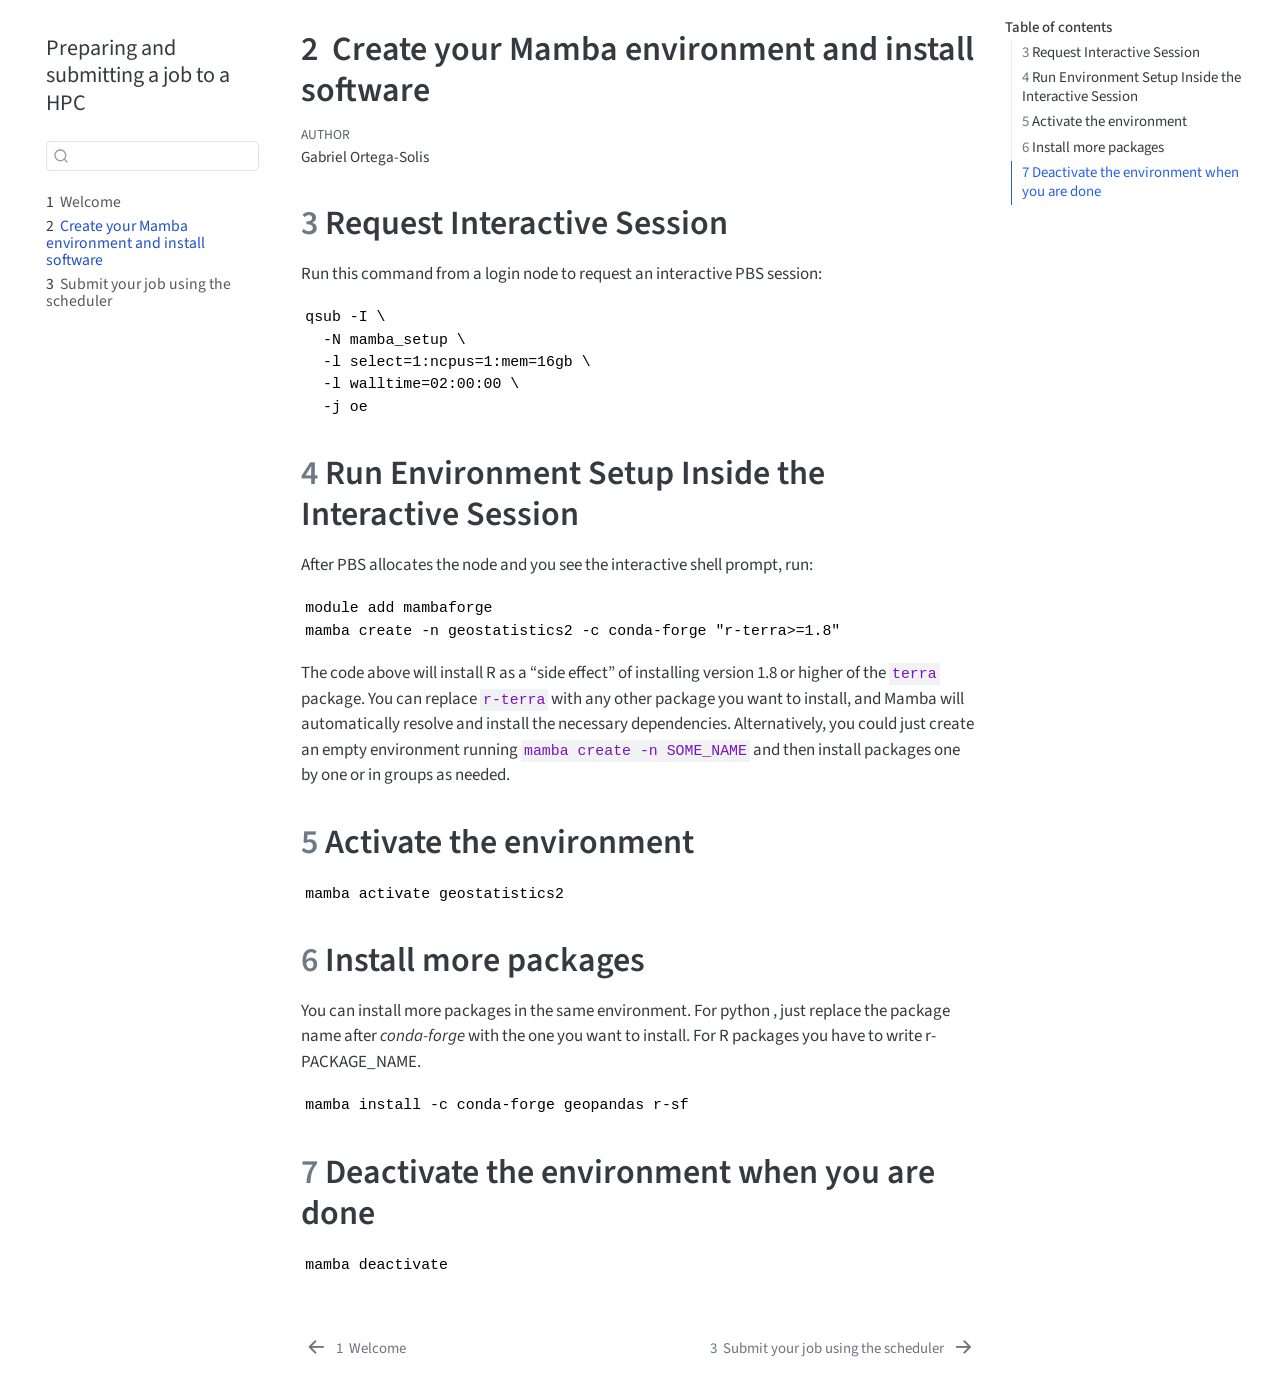
<file: _book/1_HPC_setup.html>
<!DOCTYPE html>
<html xmlns="http://www.w3.org/1999/xhtml" lang="en" xml:lang="en"><head>

<meta charset="utf-8">
<meta name="generator" content="quarto-1.8.27">

<meta name="viewport" content="width=device-width, initial-scale=1.0, user-scalable=yes">

<meta name="author" content="Gabriel Ortega-Solis">

<title>2&nbsp; Create your Mamba environment and install software – Preparing and submitting a job to a HPC</title>
<style>
code{white-space: pre-wrap;}
span.smallcaps{font-variant: small-caps;}
div.columns{display: flex; gap: min(4vw, 1.5em);}
div.column{flex: auto; overflow-x: auto;}
div.hanging-indent{margin-left: 1.5em; text-indent: -1.5em;}
ul.task-list{list-style: none;}
ul.task-list li input[type="checkbox"] {
  width: 0.8em;
  margin: 0 0.8em 0.2em -1em; /* quarto-specific, see https://github.com/quarto-dev/quarto-cli/issues/4556 */ 
  vertical-align: middle;
}
</style>


<script src="site_libs/quarto-nav/quarto-nav.js"></script>
<script src="site_libs/quarto-nav/headroom.min.js"></script>
<script src="site_libs/clipboard/clipboard.min.js"></script>
<script src="site_libs/quarto-search/autocomplete.umd.js"></script>
<script src="site_libs/quarto-search/fuse.min.js"></script>
<script src="site_libs/quarto-search/quarto-search.js"></script>
<meta name="quarto:offset" content="./">
<link href="./2_submit_a_job.html" rel="next">
<link href="./index.html" rel="prev">
<script src="site_libs/quarto-html/quarto.js" type="module"></script>
<script src="site_libs/quarto-html/tabsets/tabsets.js" type="module"></script>
<script src="site_libs/quarto-html/axe/axe-check.js" type="module"></script>
<script src="site_libs/quarto-html/popper.min.js"></script>
<script src="site_libs/quarto-html/tippy.umd.min.js"></script>
<script src="site_libs/quarto-html/anchor.min.js"></script>
<link href="site_libs/quarto-html/tippy.css" rel="stylesheet">
<link href="site_libs/quarto-html/quarto-syntax-highlighting-ed96de9b727972fe78a7b5d16c58bf87.css" rel="stylesheet" id="quarto-text-highlighting-styles">
<script src="site_libs/bootstrap/bootstrap.min.js"></script>
<link href="site_libs/bootstrap/bootstrap-icons.css" rel="stylesheet">
<link href="site_libs/bootstrap/bootstrap-a2498b9aa8c418c54a7b8c884d4f8bd1.min.css" rel="stylesheet" append-hash="true" id="quarto-bootstrap" data-mode="light">
<script id="quarto-search-options" type="application/json">{
  "location": "sidebar",
  "copy-button": false,
  "collapse-after": 3,
  "panel-placement": "start",
  "type": "textbox",
  "limit": 50,
  "keyboard-shortcut": [
    "f",
    "/",
    "s"
  ],
  "show-item-context": false,
  "language": {
    "search-no-results-text": "No results",
    "search-matching-documents-text": "matching documents",
    "search-copy-link-title": "Copy link to search",
    "search-hide-matches-text": "Hide additional matches",
    "search-more-match-text": "more match in this document",
    "search-more-matches-text": "more matches in this document",
    "search-clear-button-title": "Clear",
    "search-text-placeholder": "",
    "search-detached-cancel-button-title": "Cancel",
    "search-submit-button-title": "Submit",
    "search-label": "Search"
  }
}</script>


</head>

<body class="nav-sidebar floating quarto-light">

<div id="quarto-search-results"></div>
  <header id="quarto-header" class="headroom fixed-top">
  <nav class="quarto-secondary-nav">
    <div class="container-fluid d-flex">
      <button type="button" class="quarto-btn-toggle btn" data-bs-toggle="collapse" role="button" data-bs-target=".quarto-sidebar-collapse-item" aria-controls="quarto-sidebar" aria-expanded="false" aria-label="Toggle sidebar navigation" onclick="if (window.quartoToggleHeadroom) { window.quartoToggleHeadroom(); }">
        <i class="bi bi-layout-text-sidebar-reverse"></i>
      </button>
        <nav class="quarto-page-breadcrumbs" aria-label="breadcrumb"><ol class="breadcrumb"><li class="breadcrumb-item"><a href="./1_HPC_setup.html"><span class="chapter-number">2</span>&nbsp; <span class="chapter-title">Create your Mamba environment and install software</span></a></li></ol></nav>
        <a class="flex-grow-1" role="navigation" data-bs-toggle="collapse" data-bs-target=".quarto-sidebar-collapse-item" aria-controls="quarto-sidebar" aria-expanded="false" aria-label="Toggle sidebar navigation" onclick="if (window.quartoToggleHeadroom) { window.quartoToggleHeadroom(); }">      
        </a>
      <button type="button" class="btn quarto-search-button" aria-label="Search" onclick="window.quartoOpenSearch();">
        <i class="bi bi-search"></i>
      </button>
    </div>
  </nav>
</header>
<!-- content -->
<div id="quarto-content" class="quarto-container page-columns page-rows-contents page-layout-article">
<!-- sidebar -->
  <nav id="quarto-sidebar" class="sidebar collapse collapse-horizontal quarto-sidebar-collapse-item sidebar-navigation floating overflow-auto">
    <div class="pt-lg-2 mt-2 text-left sidebar-header">
    <div class="sidebar-title mb-0 py-0">
      <a href="./">Preparing and submitting a job to a HPC</a> 
    </div>
      </div>
        <div class="mt-2 flex-shrink-0 align-items-center">
        <div class="sidebar-search">
        <div id="quarto-search" class="" title="Search"></div>
        </div>
        </div>
    <div class="sidebar-menu-container"> 
    <ul class="list-unstyled mt-1">
        <li class="sidebar-item">
  <div class="sidebar-item-container"> 
  <a href="./index.html" class="sidebar-item-text sidebar-link">
 <span class="menu-text"><span class="chapter-number">1</span>&nbsp; <span class="chapter-title">Welcome</span></span></a>
  </div>
</li>
        <li class="sidebar-item">
  <div class="sidebar-item-container"> 
  <a href="./1_HPC_setup.html" class="sidebar-item-text sidebar-link active">
 <span class="menu-text"><span class="chapter-number">2</span>&nbsp; <span class="chapter-title">Create your Mamba environment and install software</span></span></a>
  </div>
</li>
        <li class="sidebar-item">
  <div class="sidebar-item-container"> 
  <a href="./2_submit_a_job.html" class="sidebar-item-text sidebar-link">
 <span class="menu-text"><span class="chapter-number">3</span>&nbsp; <span class="chapter-title">Submit your job using the scheduler</span></span></a>
  </div>
</li>
    </ul>
    </div>
</nav>
<div id="quarto-sidebar-glass" class="quarto-sidebar-collapse-item" data-bs-toggle="collapse" data-bs-target=".quarto-sidebar-collapse-item"></div>
<!-- margin-sidebar -->
    <div id="quarto-margin-sidebar" class="sidebar margin-sidebar">
        <nav id="TOC" role="doc-toc" class="toc-active">
    <h2 id="toc-title">Table of contents</h2>
   
  <ul>
  <li><a href="#request-interactive-session" id="toc-request-interactive-session" class="nav-link active" data-scroll-target="#request-interactive-session"><span class="header-section-number">3</span> Request Interactive Session</a></li>
  <li><a href="#run-environment-setup-inside-the-interactive-session" id="toc-run-environment-setup-inside-the-interactive-session" class="nav-link" data-scroll-target="#run-environment-setup-inside-the-interactive-session"><span class="header-section-number">4</span> Run Environment Setup Inside the Interactive Session</a></li>
  <li><a href="#activate-the-environment" id="toc-activate-the-environment" class="nav-link" data-scroll-target="#activate-the-environment"><span class="header-section-number">5</span> Activate the environment</a></li>
  <li><a href="#install-more-packages" id="toc-install-more-packages" class="nav-link" data-scroll-target="#install-more-packages"><span class="header-section-number">6</span> Install more packages</a></li>
  <li><a href="#deactivate-the-environment-when-you-are-done" id="toc-deactivate-the-environment-when-you-are-done" class="nav-link" data-scroll-target="#deactivate-the-environment-when-you-are-done"><span class="header-section-number">7</span> Deactivate the environment when you are done</a></li>
  </ul>
</nav>
    </div>
<!-- main -->
<main class="content" id="quarto-document-content">

<header id="title-block-header" class="quarto-title-block default">
<div class="quarto-title">
<h1 class="title"><span class="chapter-number">2</span>&nbsp; <span class="chapter-title">Create your Mamba environment and install software</span></h1>
</div>



<div class="quarto-title-meta">

    <div>
    <div class="quarto-title-meta-heading">Author</div>
    <div class="quarto-title-meta-contents">
             <p>Gabriel Ortega-Solis </p>
          </div>
  </div>
    
  
    
  </div>
  


</header>


<section id="request-interactive-session" class="level1" data-number="3">
<h1 data-number="3"><span class="header-section-number">3</span> Request Interactive Session</h1>
<p>Run this command from a login node to request an interactive PBS session:</p>
<pre class="{bash}"><code>qsub -I \
  -N mamba_setup \
  -l select=1:ncpus=1:mem=16gb \
  -l walltime=02:00:00 \
  -j oe</code></pre>
</section>
<section id="run-environment-setup-inside-the-interactive-session" class="level1" data-number="4">
<h1 data-number="4"><span class="header-section-number">4</span> Run Environment Setup Inside the Interactive Session</h1>
<p>After PBS allocates the node and you see the interactive shell prompt, run:</p>
<pre class="{bash}"><code>module add mambaforge
mamba create -n geostatistics2 -c conda-forge "r-terra&gt;=1.8"</code></pre>
<p>The code above will install R as a “side effect” of installing version 1.8 or higher of the <code>terra</code> package. You can replace <code>r-terra</code> with any other package you want to install, and Mamba will automatically resolve and install the necessary dependencies. Alternatively, you could just create an empty environment running <code>mamba create -n SOME_NAME</code> and then install packages one by one or in groups as needed.</p>
</section>
<section id="activate-the-environment" class="level1" data-number="5">
<h1 data-number="5"><span class="header-section-number">5</span> Activate the environment</h1>
<pre class="{bash}"><code>mamba activate geostatistics2</code></pre>
</section>
<section id="install-more-packages" class="level1" data-number="6">
<h1 data-number="6"><span class="header-section-number">6</span> Install more packages</h1>
<p>You can install more packages in the same environment. For python , just replace the package name after <em>conda-forge</em> with the one you want to install. For R packages you have to write r-PACKAGE_NAME.</p>
<pre class="{bash}"><code>mamba install -c conda-forge geopandas r-sf</code></pre>
</section>
<section id="deactivate-the-environment-when-you-are-done" class="level1" data-number="7">
<h1 data-number="7"><span class="header-section-number">7</span> Deactivate the environment when you are done</h1>
<pre class="{bash}"><code>mamba deactivate</code></pre>


</section>

</main> <!-- /main -->
<script id="quarto-html-after-body" type="application/javascript">
  window.document.addEventListener("DOMContentLoaded", function (event) {
    const icon = "";
    const anchorJS = new window.AnchorJS();
    anchorJS.options = {
      placement: 'right',
      icon: icon
    };
    anchorJS.add('.anchored');
    const isCodeAnnotation = (el) => {
      for (const clz of el.classList) {
        if (clz.startsWith('code-annotation-')) {                     
          return true;
        }
      }
      return false;
    }
    const onCopySuccess = function(e) {
      // button target
      const button = e.trigger;
      // don't keep focus
      button.blur();
      // flash "checked"
      button.classList.add('code-copy-button-checked');
      var currentTitle = button.getAttribute("title");
      button.setAttribute("title", "Copied!");
      let tooltip;
      if (window.bootstrap) {
        button.setAttribute("data-bs-toggle", "tooltip");
        button.setAttribute("data-bs-placement", "left");
        button.setAttribute("data-bs-title", "Copied!");
        tooltip = new bootstrap.Tooltip(button, 
          { trigger: "manual", 
            customClass: "code-copy-button-tooltip",
            offset: [0, -8]});
        tooltip.show();    
      }
      setTimeout(function() {
        if (tooltip) {
          tooltip.hide();
          button.removeAttribute("data-bs-title");
          button.removeAttribute("data-bs-toggle");
          button.removeAttribute("data-bs-placement");
        }
        button.setAttribute("title", currentTitle);
        button.classList.remove('code-copy-button-checked');
      }, 1000);
      // clear code selection
      e.clearSelection();
    }
    const getTextToCopy = function(trigger) {
      const outerScaffold = trigger.parentElement.cloneNode(true);
      const codeEl = outerScaffold.querySelector('code');
      for (const childEl of codeEl.children) {
        if (isCodeAnnotation(childEl)) {
          childEl.remove();
        }
      }
      return codeEl.innerText;
    }
    const clipboard = new window.ClipboardJS('.code-copy-button:not([data-in-quarto-modal])', {
      text: getTextToCopy
    });
    clipboard.on('success', onCopySuccess);
    if (window.document.getElementById('quarto-embedded-source-code-modal')) {
      const clipboardModal = new window.ClipboardJS('.code-copy-button[data-in-quarto-modal]', {
        text: getTextToCopy,
        container: window.document.getElementById('quarto-embedded-source-code-modal')
      });
      clipboardModal.on('success', onCopySuccess);
    }
      var localhostRegex = new RegExp(/^(?:http|https):\/\/localhost\:?[0-9]*\//);
      var mailtoRegex = new RegExp(/^mailto:/);
        var filterRegex = new RegExp('/' + window.location.host + '/');
      var isInternal = (href) => {
          return filterRegex.test(href) || localhostRegex.test(href) || mailtoRegex.test(href);
      }
      // Inspect non-navigation links and adorn them if external
     var links = window.document.querySelectorAll('a[href]:not(.nav-link):not(.navbar-brand):not(.toc-action):not(.sidebar-link):not(.sidebar-item-toggle):not(.pagination-link):not(.no-external):not([aria-hidden]):not(.dropdown-item):not(.quarto-navigation-tool):not(.about-link)');
      for (var i=0; i<links.length; i++) {
        const link = links[i];
        if (!isInternal(link.href)) {
          // undo the damage that might have been done by quarto-nav.js in the case of
          // links that we want to consider external
          if (link.dataset.originalHref !== undefined) {
            link.href = link.dataset.originalHref;
          }
        }
      }
    function tippyHover(el, contentFn, onTriggerFn, onUntriggerFn) {
      const config = {
        allowHTML: true,
        maxWidth: 500,
        delay: 100,
        arrow: false,
        appendTo: function(el) {
            return el.parentElement;
        },
        interactive: true,
        interactiveBorder: 10,
        theme: 'quarto',
        placement: 'bottom-start',
      };
      if (contentFn) {
        config.content = contentFn;
      }
      if (onTriggerFn) {
        config.onTrigger = onTriggerFn;
      }
      if (onUntriggerFn) {
        config.onUntrigger = onUntriggerFn;
      }
      window.tippy(el, config); 
    }
    const noterefs = window.document.querySelectorAll('a[role="doc-noteref"]');
    for (var i=0; i<noterefs.length; i++) {
      const ref = noterefs[i];
      tippyHover(ref, function() {
        // use id or data attribute instead here
        let href = ref.getAttribute('data-footnote-href') || ref.getAttribute('href');
        try { href = new URL(href).hash; } catch {}
        const id = href.replace(/^#\/?/, "");
        const note = window.document.getElementById(id);
        if (note) {
          return note.innerHTML;
        } else {
          return "";
        }
      });
    }
    const xrefs = window.document.querySelectorAll('a.quarto-xref');
    const processXRef = (id, note) => {
      // Strip column container classes
      const stripColumnClz = (el) => {
        el.classList.remove("page-full", "page-columns");
        if (el.children) {
          for (const child of el.children) {
            stripColumnClz(child);
          }
        }
      }
      stripColumnClz(note)
      if (id === null || id.startsWith('sec-')) {
        // Special case sections, only their first couple elements
        const container = document.createElement("div");
        if (note.children && note.children.length > 2) {
          container.appendChild(note.children[0].cloneNode(true));
          for (let i = 1; i < note.children.length; i++) {
            const child = note.children[i];
            if (child.tagName === "P" && child.innerText === "") {
              continue;
            } else {
              container.appendChild(child.cloneNode(true));
              break;
            }
          }
          if (window.Quarto?.typesetMath) {
            window.Quarto.typesetMath(container);
          }
          return container.innerHTML
        } else {
          if (window.Quarto?.typesetMath) {
            window.Quarto.typesetMath(note);
          }
          return note.innerHTML;
        }
      } else {
        // Remove any anchor links if they are present
        const anchorLink = note.querySelector('a.anchorjs-link');
        if (anchorLink) {
          anchorLink.remove();
        }
        if (window.Quarto?.typesetMath) {
          window.Quarto.typesetMath(note);
        }
        if (note.classList.contains("callout")) {
          return note.outerHTML;
        } else {
          return note.innerHTML;
        }
      }
    }
    for (var i=0; i<xrefs.length; i++) {
      const xref = xrefs[i];
      tippyHover(xref, undefined, function(instance) {
        instance.disable();
        let url = xref.getAttribute('href');
        let hash = undefined; 
        if (url.startsWith('#')) {
          hash = url;
        } else {
          try { hash = new URL(url).hash; } catch {}
        }
        if (hash) {
          const id = hash.replace(/^#\/?/, "");
          const note = window.document.getElementById(id);
          if (note !== null) {
            try {
              const html = processXRef(id, note.cloneNode(true));
              instance.setContent(html);
            } finally {
              instance.enable();
              instance.show();
            }
          } else {
            // See if we can fetch this
            fetch(url.split('#')[0])
            .then(res => res.text())
            .then(html => {
              const parser = new DOMParser();
              const htmlDoc = parser.parseFromString(html, "text/html");
              const note = htmlDoc.getElementById(id);
              if (note !== null) {
                const html = processXRef(id, note);
                instance.setContent(html);
              } 
            }).finally(() => {
              instance.enable();
              instance.show();
            });
          }
        } else {
          // See if we can fetch a full url (with no hash to target)
          // This is a special case and we should probably do some content thinning / targeting
          fetch(url)
          .then(res => res.text())
          .then(html => {
            const parser = new DOMParser();
            const htmlDoc = parser.parseFromString(html, "text/html");
            const note = htmlDoc.querySelector('main.content');
            if (note !== null) {
              // This should only happen for chapter cross references
              // (since there is no id in the URL)
              // remove the first header
              if (note.children.length > 0 && note.children[0].tagName === "HEADER") {
                note.children[0].remove();
              }
              const html = processXRef(null, note);
              instance.setContent(html);
            } 
          }).finally(() => {
            instance.enable();
            instance.show();
          });
        }
      }, function(instance) {
      });
    }
        let selectedAnnoteEl;
        const selectorForAnnotation = ( cell, annotation) => {
          let cellAttr = 'data-code-cell="' + cell + '"';
          let lineAttr = 'data-code-annotation="' +  annotation + '"';
          const selector = 'span[' + cellAttr + '][' + lineAttr + ']';
          return selector;
        }
        const selectCodeLines = (annoteEl) => {
          const doc = window.document;
          const targetCell = annoteEl.getAttribute("data-target-cell");
          const targetAnnotation = annoteEl.getAttribute("data-target-annotation");
          const annoteSpan = window.document.querySelector(selectorForAnnotation(targetCell, targetAnnotation));
          const lines = annoteSpan.getAttribute("data-code-lines").split(",");
          const lineIds = lines.map((line) => {
            return targetCell + "-" + line;
          })
          let top = null;
          let height = null;
          let parent = null;
          if (lineIds.length > 0) {
              //compute the position of the single el (top and bottom and make a div)
              const el = window.document.getElementById(lineIds[0]);
              top = el.offsetTop;
              height = el.offsetHeight;
              parent = el.parentElement.parentElement;
            if (lineIds.length > 1) {
              const lastEl = window.document.getElementById(lineIds[lineIds.length - 1]);
              const bottom = lastEl.offsetTop + lastEl.offsetHeight;
              height = bottom - top;
            }
            if (top !== null && height !== null && parent !== null) {
              // cook up a div (if necessary) and position it 
              let div = window.document.getElementById("code-annotation-line-highlight");
              if (div === null) {
                div = window.document.createElement("div");
                div.setAttribute("id", "code-annotation-line-highlight");
                div.style.position = 'absolute';
                parent.appendChild(div);
              }
              div.style.top = top - 2 + "px";
              div.style.height = height + 4 + "px";
              div.style.left = 0;
              let gutterDiv = window.document.getElementById("code-annotation-line-highlight-gutter");
              if (gutterDiv === null) {
                gutterDiv = window.document.createElement("div");
                gutterDiv.setAttribute("id", "code-annotation-line-highlight-gutter");
                gutterDiv.style.position = 'absolute';
                const codeCell = window.document.getElementById(targetCell);
                const gutter = codeCell.querySelector('.code-annotation-gutter');
                gutter.appendChild(gutterDiv);
              }
              gutterDiv.style.top = top - 2 + "px";
              gutterDiv.style.height = height + 4 + "px";
            }
            selectedAnnoteEl = annoteEl;
          }
        };
        const unselectCodeLines = () => {
          const elementsIds = ["code-annotation-line-highlight", "code-annotation-line-highlight-gutter"];
          elementsIds.forEach((elId) => {
            const div = window.document.getElementById(elId);
            if (div) {
              div.remove();
            }
          });
          selectedAnnoteEl = undefined;
        };
          // Handle positioning of the toggle
      window.addEventListener(
        "resize",
        throttle(() => {
          elRect = undefined;
          if (selectedAnnoteEl) {
            selectCodeLines(selectedAnnoteEl);
          }
        }, 10)
      );
      function throttle(fn, ms) {
      let throttle = false;
      let timer;
        return (...args) => {
          if(!throttle) { // first call gets through
              fn.apply(this, args);
              throttle = true;
          } else { // all the others get throttled
              if(timer) clearTimeout(timer); // cancel #2
              timer = setTimeout(() => {
                fn.apply(this, args);
                timer = throttle = false;
              }, ms);
          }
        };
      }
        // Attach click handler to the DT
        const annoteDls = window.document.querySelectorAll('dt[data-target-cell]');
        for (const annoteDlNode of annoteDls) {
          annoteDlNode.addEventListener('click', (event) => {
            const clickedEl = event.target;
            if (clickedEl !== selectedAnnoteEl) {
              unselectCodeLines();
              const activeEl = window.document.querySelector('dt[data-target-cell].code-annotation-active');
              if (activeEl) {
                activeEl.classList.remove('code-annotation-active');
              }
              selectCodeLines(clickedEl);
              clickedEl.classList.add('code-annotation-active');
            } else {
              // Unselect the line
              unselectCodeLines();
              clickedEl.classList.remove('code-annotation-active');
            }
          });
        }
    const findCites = (el) => {
      const parentEl = el.parentElement;
      if (parentEl) {
        const cites = parentEl.dataset.cites;
        if (cites) {
          return {
            el,
            cites: cites.split(' ')
          };
        } else {
          return findCites(el.parentElement)
        }
      } else {
        return undefined;
      }
    };
    var bibliorefs = window.document.querySelectorAll('a[role="doc-biblioref"]');
    for (var i=0; i<bibliorefs.length; i++) {
      const ref = bibliorefs[i];
      const citeInfo = findCites(ref);
      if (citeInfo) {
        tippyHover(citeInfo.el, function() {
          var popup = window.document.createElement('div');
          citeInfo.cites.forEach(function(cite) {
            var citeDiv = window.document.createElement('div');
            citeDiv.classList.add('hanging-indent');
            citeDiv.classList.add('csl-entry');
            var biblioDiv = window.document.getElementById('ref-' + cite);
            if (biblioDiv) {
              citeDiv.innerHTML = biblioDiv.innerHTML;
            }
            popup.appendChild(citeDiv);
          });
          return popup.innerHTML;
        });
      }
    }
  });
  </script>
<nav class="page-navigation">
  <div class="nav-page nav-page-previous">
      <a href="./index.html" class="pagination-link" aria-label="Welcome">
        <i class="bi bi-arrow-left-short"></i> <span class="nav-page-text"><span class="chapter-number">1</span>&nbsp; <span class="chapter-title">Welcome</span></span>
      </a>          
  </div>
  <div class="nav-page nav-page-next">
      <a href="./2_submit_a_job.html" class="pagination-link" aria-label="Submit your job using the scheduler">
        <span class="nav-page-text"><span class="chapter-number">3</span>&nbsp; <span class="chapter-title">Submit your job using the scheduler</span></span> <i class="bi bi-arrow-right-short"></i>
      </a>
  </div>
</nav>
</div> <!-- /content -->




</body></html>
</file>
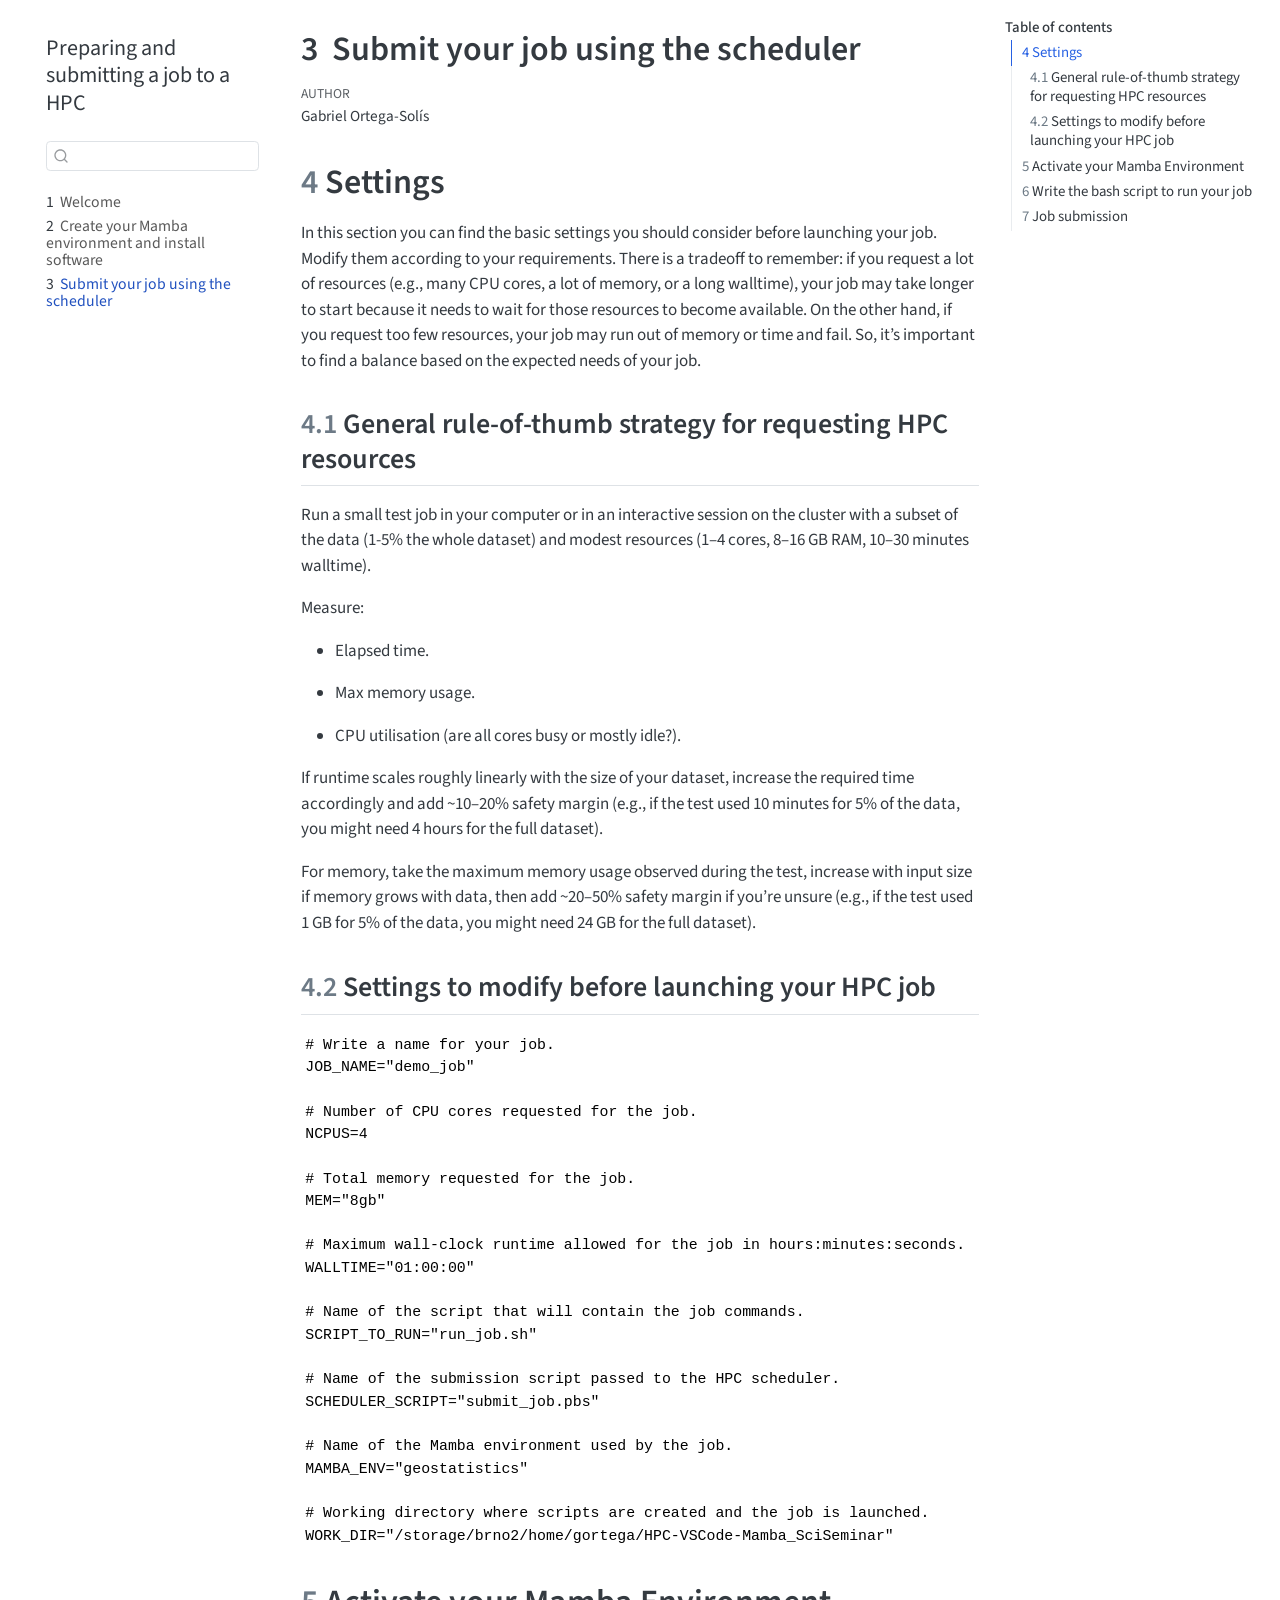
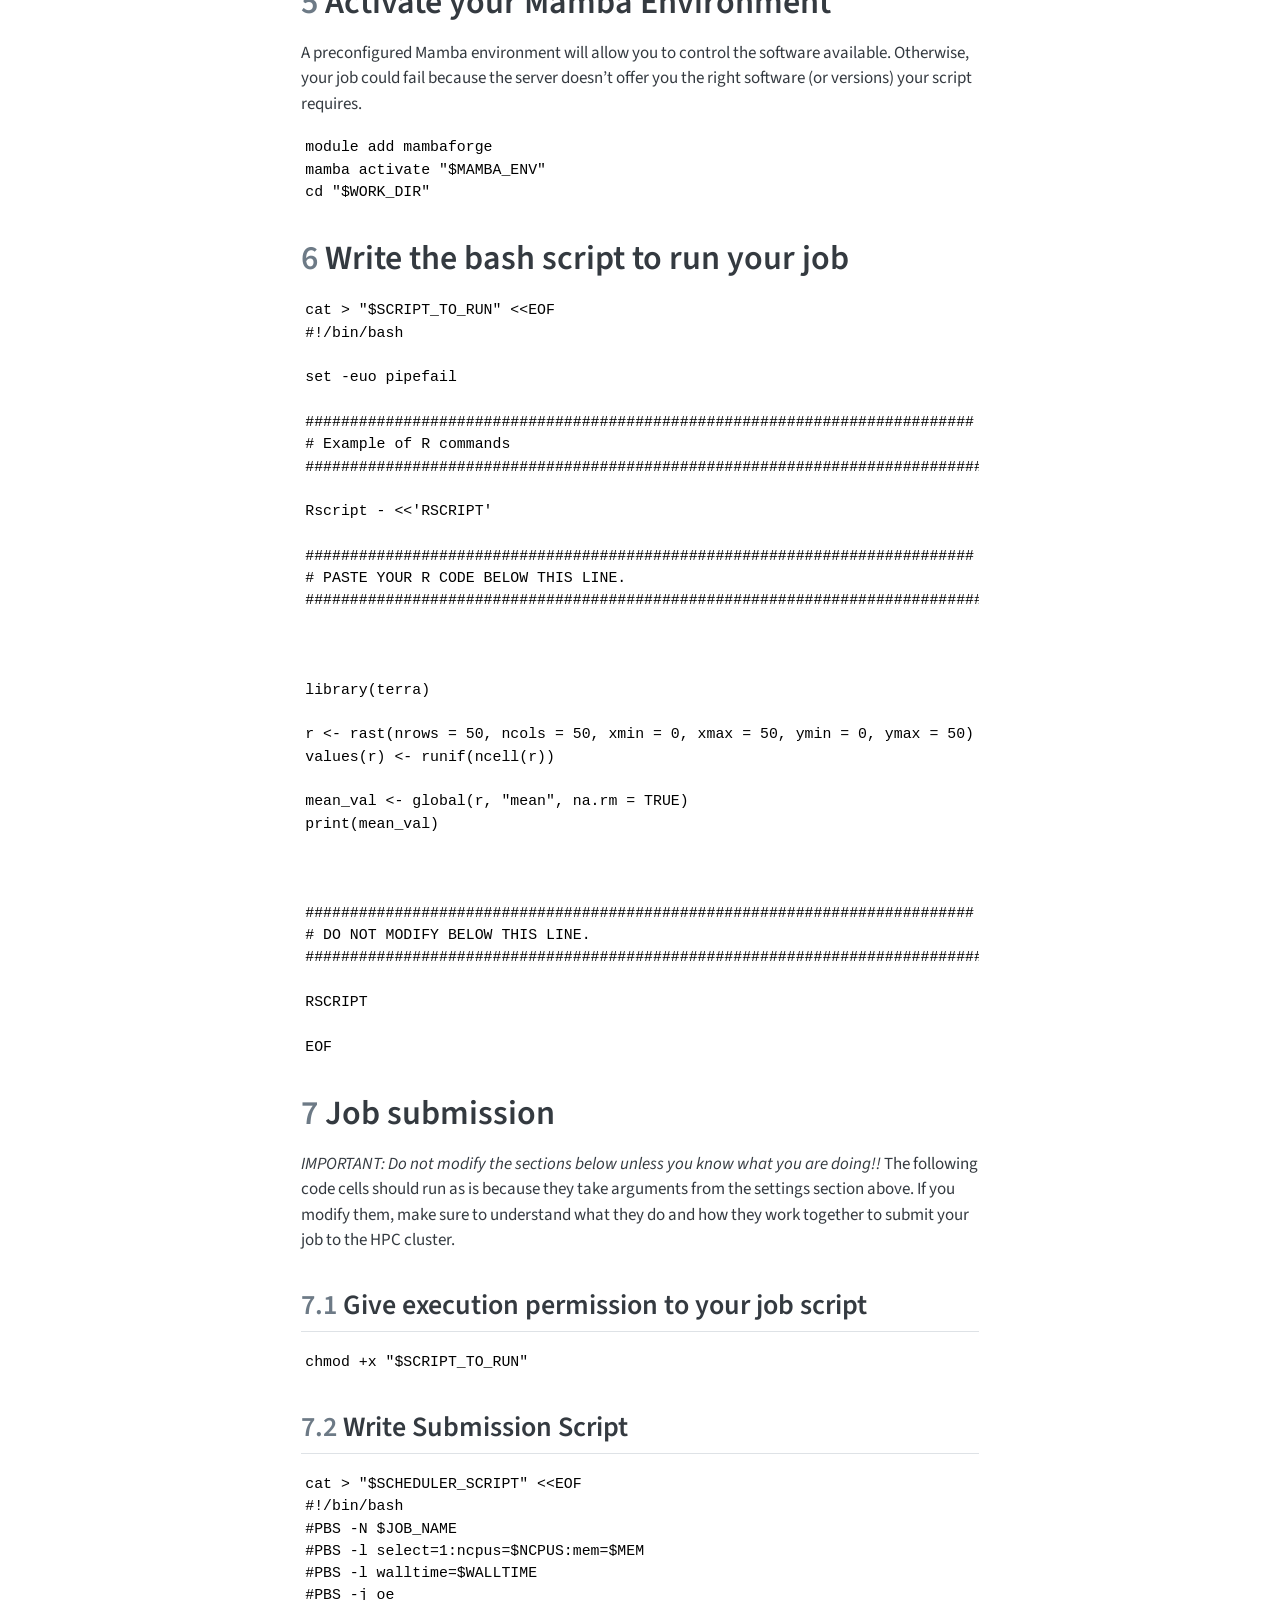
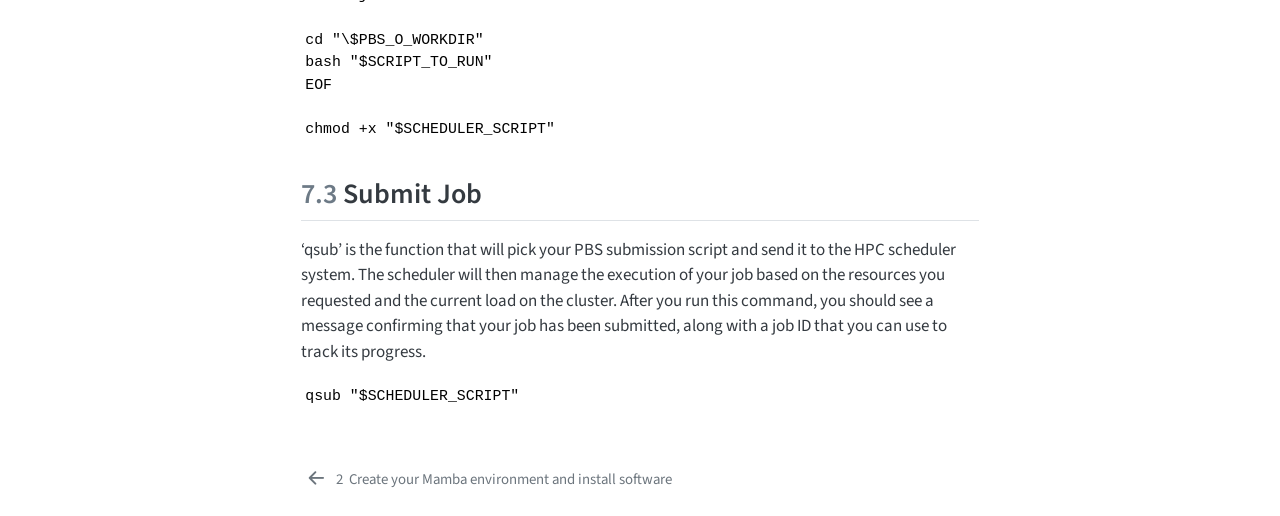
<file: _book/2_submit_a_job.html>
<!DOCTYPE html>
<html xmlns="http://www.w3.org/1999/xhtml" lang="en" xml:lang="en"><head>

<meta charset="utf-8">
<meta name="generator" content="quarto-1.8.27">

<meta name="viewport" content="width=device-width, initial-scale=1.0, user-scalable=yes">

<meta name="author" content="Gabriel Ortega-Solís">

<title>3&nbsp; Submit your job using the scheduler – Preparing and submitting a job to a HPC</title>
<style>
code{white-space: pre-wrap;}
span.smallcaps{font-variant: small-caps;}
div.columns{display: flex; gap: min(4vw, 1.5em);}
div.column{flex: auto; overflow-x: auto;}
div.hanging-indent{margin-left: 1.5em; text-indent: -1.5em;}
ul.task-list{list-style: none;}
ul.task-list li input[type="checkbox"] {
  width: 0.8em;
  margin: 0 0.8em 0.2em -1em; /* quarto-specific, see https://github.com/quarto-dev/quarto-cli/issues/4556 */ 
  vertical-align: middle;
}
</style>


<script src="site_libs/quarto-nav/quarto-nav.js"></script>
<script src="site_libs/quarto-nav/headroom.min.js"></script>
<script src="site_libs/clipboard/clipboard.min.js"></script>
<script src="site_libs/quarto-search/autocomplete.umd.js"></script>
<script src="site_libs/quarto-search/fuse.min.js"></script>
<script src="site_libs/quarto-search/quarto-search.js"></script>
<meta name="quarto:offset" content="./">
<link href="./1_HPC_setup.html" rel="prev">
<script src="site_libs/quarto-html/quarto.js" type="module"></script>
<script src="site_libs/quarto-html/tabsets/tabsets.js" type="module"></script>
<script src="site_libs/quarto-html/axe/axe-check.js" type="module"></script>
<script src="site_libs/quarto-html/popper.min.js"></script>
<script src="site_libs/quarto-html/tippy.umd.min.js"></script>
<script src="site_libs/quarto-html/anchor.min.js"></script>
<link href="site_libs/quarto-html/tippy.css" rel="stylesheet">
<link href="site_libs/quarto-html/quarto-syntax-highlighting-ed96de9b727972fe78a7b5d16c58bf87.css" rel="stylesheet" id="quarto-text-highlighting-styles">
<script src="site_libs/bootstrap/bootstrap.min.js"></script>
<link href="site_libs/bootstrap/bootstrap-icons.css" rel="stylesheet">
<link href="site_libs/bootstrap/bootstrap-a2498b9aa8c418c54a7b8c884d4f8bd1.min.css" rel="stylesheet" append-hash="true" id="quarto-bootstrap" data-mode="light">
<script id="quarto-search-options" type="application/json">{
  "location": "sidebar",
  "copy-button": false,
  "collapse-after": 3,
  "panel-placement": "start",
  "type": "textbox",
  "limit": 50,
  "keyboard-shortcut": [
    "f",
    "/",
    "s"
  ],
  "show-item-context": false,
  "language": {
    "search-no-results-text": "No results",
    "search-matching-documents-text": "matching documents",
    "search-copy-link-title": "Copy link to search",
    "search-hide-matches-text": "Hide additional matches",
    "search-more-match-text": "more match in this document",
    "search-more-matches-text": "more matches in this document",
    "search-clear-button-title": "Clear",
    "search-text-placeholder": "",
    "search-detached-cancel-button-title": "Cancel",
    "search-submit-button-title": "Submit",
    "search-label": "Search"
  }
}</script>


</head>

<body class="nav-sidebar floating quarto-light">

<div id="quarto-search-results"></div>
  <header id="quarto-header" class="headroom fixed-top">
  <nav class="quarto-secondary-nav">
    <div class="container-fluid d-flex">
      <button type="button" class="quarto-btn-toggle btn" data-bs-toggle="collapse" role="button" data-bs-target=".quarto-sidebar-collapse-item" aria-controls="quarto-sidebar" aria-expanded="false" aria-label="Toggle sidebar navigation" onclick="if (window.quartoToggleHeadroom) { window.quartoToggleHeadroom(); }">
        <i class="bi bi-layout-text-sidebar-reverse"></i>
      </button>
        <nav class="quarto-page-breadcrumbs" aria-label="breadcrumb"><ol class="breadcrumb"><li class="breadcrumb-item"><a href="./2_submit_a_job.html"><span class="chapter-number">3</span>&nbsp; <span class="chapter-title">Submit your job using the scheduler</span></a></li></ol></nav>
        <a class="flex-grow-1" role="navigation" data-bs-toggle="collapse" data-bs-target=".quarto-sidebar-collapse-item" aria-controls="quarto-sidebar" aria-expanded="false" aria-label="Toggle sidebar navigation" onclick="if (window.quartoToggleHeadroom) { window.quartoToggleHeadroom(); }">      
        </a>
      <button type="button" class="btn quarto-search-button" aria-label="Search" onclick="window.quartoOpenSearch();">
        <i class="bi bi-search"></i>
      </button>
    </div>
  </nav>
</header>
<!-- content -->
<div id="quarto-content" class="quarto-container page-columns page-rows-contents page-layout-article">
<!-- sidebar -->
  <nav id="quarto-sidebar" class="sidebar collapse collapse-horizontal quarto-sidebar-collapse-item sidebar-navigation floating overflow-auto">
    <div class="pt-lg-2 mt-2 text-left sidebar-header">
    <div class="sidebar-title mb-0 py-0">
      <a href="./">Preparing and submitting a job to a HPC</a> 
    </div>
      </div>
        <div class="mt-2 flex-shrink-0 align-items-center">
        <div class="sidebar-search">
        <div id="quarto-search" class="" title="Search"></div>
        </div>
        </div>
    <div class="sidebar-menu-container"> 
    <ul class="list-unstyled mt-1">
        <li class="sidebar-item">
  <div class="sidebar-item-container"> 
  <a href="./index.html" class="sidebar-item-text sidebar-link">
 <span class="menu-text"><span class="chapter-number">1</span>&nbsp; <span class="chapter-title">Welcome</span></span></a>
  </div>
</li>
        <li class="sidebar-item">
  <div class="sidebar-item-container"> 
  <a href="./1_HPC_setup.html" class="sidebar-item-text sidebar-link">
 <span class="menu-text"><span class="chapter-number">2</span>&nbsp; <span class="chapter-title">Create your Mamba environment and install software</span></span></a>
  </div>
</li>
        <li class="sidebar-item">
  <div class="sidebar-item-container"> 
  <a href="./2_submit_a_job.html" class="sidebar-item-text sidebar-link active">
 <span class="menu-text"><span class="chapter-number">3</span>&nbsp; <span class="chapter-title">Submit your job using the scheduler</span></span></a>
  </div>
</li>
    </ul>
    </div>
</nav>
<div id="quarto-sidebar-glass" class="quarto-sidebar-collapse-item" data-bs-toggle="collapse" data-bs-target=".quarto-sidebar-collapse-item"></div>
<!-- margin-sidebar -->
    <div id="quarto-margin-sidebar" class="sidebar margin-sidebar">
        <nav id="TOC" role="doc-toc" class="toc-active">
    <h2 id="toc-title">Table of contents</h2>
   
  <ul>
  <li><a href="#settings" id="toc-settings" class="nav-link active" data-scroll-target="#settings"><span class="header-section-number">4</span> Settings</a>
  <ul class="collapse">
  <li><a href="#general-rule-of-thumb-strategy-for-requesting-hpc-resources" id="toc-general-rule-of-thumb-strategy-for-requesting-hpc-resources" class="nav-link" data-scroll-target="#general-rule-of-thumb-strategy-for-requesting-hpc-resources"><span class="header-section-number">4.1</span> General rule-of-thumb strategy for requesting HPC resources</a></li>
  <li><a href="#settings-to-modify-before-launching-your-hpc-job" id="toc-settings-to-modify-before-launching-your-hpc-job" class="nav-link" data-scroll-target="#settings-to-modify-before-launching-your-hpc-job"><span class="header-section-number">4.2</span> Settings to modify before launching your HPC job</a></li>
  </ul></li>
  <li><a href="#activate-your-mamba-environment" id="toc-activate-your-mamba-environment" class="nav-link" data-scroll-target="#activate-your-mamba-environment"><span class="header-section-number">5</span> Activate your Mamba Environment</a></li>
  <li><a href="#write-the-bash-script-to-run-your-job" id="toc-write-the-bash-script-to-run-your-job" class="nav-link" data-scroll-target="#write-the-bash-script-to-run-your-job"><span class="header-section-number">6</span> Write the bash script to run your job</a></li>
  <li><a href="#job-submission" id="toc-job-submission" class="nav-link" data-scroll-target="#job-submission"><span class="header-section-number">7</span> Job submission</a>
  <ul class="collapse">
  <li><a href="#give-execution-permission-to-your-job-script" id="toc-give-execution-permission-to-your-job-script" class="nav-link" data-scroll-target="#give-execution-permission-to-your-job-script"><span class="header-section-number">7.1</span> Give execution permission to your job script</a></li>
  <li><a href="#write-submission-script" id="toc-write-submission-script" class="nav-link" data-scroll-target="#write-submission-script"><span class="header-section-number">7.2</span> Write Submission Script</a></li>
  <li><a href="#submit-job" id="toc-submit-job" class="nav-link" data-scroll-target="#submit-job"><span class="header-section-number">7.3</span> Submit Job</a></li>
  </ul></li>
  </ul>
</nav>
    </div>
<!-- main -->
<main class="content" id="quarto-document-content">

<header id="title-block-header" class="quarto-title-block default">
<div class="quarto-title">
<h1 class="title"><span class="chapter-number">3</span>&nbsp; <span class="chapter-title">Submit your job using the scheduler</span></h1>
</div>



<div class="quarto-title-meta">

    <div>
    <div class="quarto-title-meta-heading">Author</div>
    <div class="quarto-title-meta-contents">
             <p>Gabriel Ortega-Solís </p>
          </div>
  </div>
    
  
    
  </div>
  


</header>


<section id="settings" class="level1" data-number="4">
<h1 data-number="4"><span class="header-section-number">4</span> Settings</h1>
<p>In this section you can find the basic settings you should consider before launching your job. Modify them according to your requirements. There is a tradeoff to remember: if you request a lot of resources (e.g., many CPU cores, a lot of memory, or a long walltime), your job may take longer to start because it needs to wait for those resources to become available. On the other hand, if you request too few resources, your job may run out of memory or time and fail. So, it’s important to find a balance based on the expected needs of your job.</p>
<section id="general-rule-of-thumb-strategy-for-requesting-hpc-resources" class="level2" data-number="4.1">
<h2 data-number="4.1" class="anchored" data-anchor-id="general-rule-of-thumb-strategy-for-requesting-hpc-resources"><span class="header-section-number">4.1</span> General rule-of-thumb strategy for requesting HPC resources</h2>
<p>Run a small test job in your computer or in an interactive session on the cluster with a subset of the data (1-5% the whole dataset) and modest resources (1–4 cores, 8–16 GB RAM, 10–30 minutes walltime).</p>
<p>Measure:</p>
<ul>
<li><p>Elapsed time.</p></li>
<li><p>Max memory usage.</p></li>
<li><p>CPU utilisation (are all cores busy or mostly idle?).</p></li>
</ul>
<p>If runtime scales roughly linearly with the size of your dataset, increase the required time accordingly and add ~10–20% safety margin (e.g., if the test used 10 minutes for 5% of the data, you might need 4 hours for the full dataset).</p>
<p>For memory, take the maximum memory usage observed during the test, increase with input size if memory grows with data, then add ~20–50% safety margin if you’re unsure (e.g., if the test used 1 GB for 5% of the data, you might need 24 GB for the full dataset).</p>
</section>
<section id="settings-to-modify-before-launching-your-hpc-job" class="level2" data-number="4.2">
<h2 data-number="4.2" class="anchored" data-anchor-id="settings-to-modify-before-launching-your-hpc-job"><span class="header-section-number">4.2</span> Settings to modify before launching your HPC job</h2>
<pre class="{bash}"><code># Write a name for your job.
JOB_NAME="demo_job"

# Number of CPU cores requested for the job.
NCPUS=4

# Total memory requested for the job.
MEM="8gb"

# Maximum wall-clock runtime allowed for the job in hours:minutes:seconds.
WALLTIME="01:00:00"

# Name of the script that will contain the job commands.
SCRIPT_TO_RUN="run_job.sh"

# Name of the submission script passed to the HPC scheduler.
SCHEDULER_SCRIPT="submit_job.pbs"

# Name of the Mamba environment used by the job.
MAMBA_ENV="geostatistics"

# Working directory where scripts are created and the job is launched.
WORK_DIR="/storage/brno2/home/gortega/HPC-VSCode-Mamba_SciSeminar"</code></pre>
</section>
</section>
<section id="activate-your-mamba-environment" class="level1" data-number="5">
<h1 data-number="5"><span class="header-section-number">5</span> Activate your Mamba Environment</h1>
<p>A preconfigured Mamba environment will allow you to control the software available. Otherwise, your job could fail because the server doesn’t offer you the right software (or versions) your script requires.</p>
<pre class="{bash}"><code>module add mambaforge
mamba activate "$MAMBA_ENV"
cd "$WORK_DIR"</code></pre>
</section>
<section id="write-the-bash-script-to-run-your-job" class="level1" data-number="6">
<h1 data-number="6"><span class="header-section-number">6</span> Write the bash script to run your job</h1>
<pre class="{bash}"><code>cat &gt; "$SCRIPT_TO_RUN" &lt;&lt;EOF
#!/bin/bash

set -euo pipefail

###########################################################################
# Example of R commands
############################################################################

Rscript - &lt;&lt;'RSCRIPT'

###########################################################################
# PASTE YOUR R CODE BELOW THIS LINE.
############################################################################



library(terra)

r &lt;- rast(nrows = 50, ncols = 50, xmin = 0, xmax = 50, ymin = 0, ymax = 50)
values(r) &lt;- runif(ncell(r))

mean_val &lt;- global(r, "mean", na.rm = TRUE)
print(mean_val)



###########################################################################
# DO NOT MODIFY BELOW THIS LINE.
############################################################################

RSCRIPT

EOF</code></pre>
</section>
<section id="job-submission" class="level1" data-number="7">
<h1 data-number="7"><span class="header-section-number">7</span> Job submission</h1>
<p><em>IMPORTANT: Do not modify the sections below unless you know what you are doing!!</em> The following code cells should run as is because they take arguments from the settings section above. If you modify them, make sure to understand what they do and how they work together to submit your job to the HPC cluster.</p>
<section id="give-execution-permission-to-your-job-script" class="level2" data-number="7.1">
<h2 data-number="7.1" class="anchored" data-anchor-id="give-execution-permission-to-your-job-script"><span class="header-section-number">7.1</span> Give execution permission to your job script</h2>
<pre class="{bash}"><code>chmod +x "$SCRIPT_TO_RUN"</code></pre>
</section>
<section id="write-submission-script" class="level2" data-number="7.2">
<h2 data-number="7.2" class="anchored" data-anchor-id="write-submission-script"><span class="header-section-number">7.2</span> Write Submission Script</h2>
<pre class="{bash}"><code>cat &gt; "$SCHEDULER_SCRIPT" &lt;&lt;EOF
#!/bin/bash
#PBS -N $JOB_NAME
#PBS -l select=1:ncpus=$NCPUS:mem=$MEM
#PBS -l walltime=$WALLTIME
#PBS -j oe

cd "\$PBS_O_WORKDIR"
bash "$SCRIPT_TO_RUN"
EOF

chmod +x "$SCHEDULER_SCRIPT"</code></pre>
</section>
<section id="submit-job" class="level2" data-number="7.3">
<h2 data-number="7.3" class="anchored" data-anchor-id="submit-job"><span class="header-section-number">7.3</span> Submit Job</h2>
<p>‘qsub’ is the function that will pick your PBS submission script and send it to the HPC scheduler system. The scheduler will then manage the execution of your job based on the resources you requested and the current load on the cluster. After you run this command, you should see a message confirming that your job has been submitted, along with a job ID that you can use to track its progress.</p>
<pre class="{bash}"><code>qsub "$SCHEDULER_SCRIPT"</code></pre>


</section>
</section>

</main> <!-- /main -->
<script id="quarto-html-after-body" type="application/javascript">
  window.document.addEventListener("DOMContentLoaded", function (event) {
    const icon = "";
    const anchorJS = new window.AnchorJS();
    anchorJS.options = {
      placement: 'right',
      icon: icon
    };
    anchorJS.add('.anchored');
    const isCodeAnnotation = (el) => {
      for (const clz of el.classList) {
        if (clz.startsWith('code-annotation-')) {                     
          return true;
        }
      }
      return false;
    }
    const onCopySuccess = function(e) {
      // button target
      const button = e.trigger;
      // don't keep focus
      button.blur();
      // flash "checked"
      button.classList.add('code-copy-button-checked');
      var currentTitle = button.getAttribute("title");
      button.setAttribute("title", "Copied!");
      let tooltip;
      if (window.bootstrap) {
        button.setAttribute("data-bs-toggle", "tooltip");
        button.setAttribute("data-bs-placement", "left");
        button.setAttribute("data-bs-title", "Copied!");
        tooltip = new bootstrap.Tooltip(button, 
          { trigger: "manual", 
            customClass: "code-copy-button-tooltip",
            offset: [0, -8]});
        tooltip.show();    
      }
      setTimeout(function() {
        if (tooltip) {
          tooltip.hide();
          button.removeAttribute("data-bs-title");
          button.removeAttribute("data-bs-toggle");
          button.removeAttribute("data-bs-placement");
        }
        button.setAttribute("title", currentTitle);
        button.classList.remove('code-copy-button-checked');
      }, 1000);
      // clear code selection
      e.clearSelection();
    }
    const getTextToCopy = function(trigger) {
      const outerScaffold = trigger.parentElement.cloneNode(true);
      const codeEl = outerScaffold.querySelector('code');
      for (const childEl of codeEl.children) {
        if (isCodeAnnotation(childEl)) {
          childEl.remove();
        }
      }
      return codeEl.innerText;
    }
    const clipboard = new window.ClipboardJS('.code-copy-button:not([data-in-quarto-modal])', {
      text: getTextToCopy
    });
    clipboard.on('success', onCopySuccess);
    if (window.document.getElementById('quarto-embedded-source-code-modal')) {
      const clipboardModal = new window.ClipboardJS('.code-copy-button[data-in-quarto-modal]', {
        text: getTextToCopy,
        container: window.document.getElementById('quarto-embedded-source-code-modal')
      });
      clipboardModal.on('success', onCopySuccess);
    }
      var localhostRegex = new RegExp(/^(?:http|https):\/\/localhost\:?[0-9]*\//);
      var mailtoRegex = new RegExp(/^mailto:/);
        var filterRegex = new RegExp('/' + window.location.host + '/');
      var isInternal = (href) => {
          return filterRegex.test(href) || localhostRegex.test(href) || mailtoRegex.test(href);
      }
      // Inspect non-navigation links and adorn them if external
     var links = window.document.querySelectorAll('a[href]:not(.nav-link):not(.navbar-brand):not(.toc-action):not(.sidebar-link):not(.sidebar-item-toggle):not(.pagination-link):not(.no-external):not([aria-hidden]):not(.dropdown-item):not(.quarto-navigation-tool):not(.about-link)');
      for (var i=0; i<links.length; i++) {
        const link = links[i];
        if (!isInternal(link.href)) {
          // undo the damage that might have been done by quarto-nav.js in the case of
          // links that we want to consider external
          if (link.dataset.originalHref !== undefined) {
            link.href = link.dataset.originalHref;
          }
        }
      }
    function tippyHover(el, contentFn, onTriggerFn, onUntriggerFn) {
      const config = {
        allowHTML: true,
        maxWidth: 500,
        delay: 100,
        arrow: false,
        appendTo: function(el) {
            return el.parentElement;
        },
        interactive: true,
        interactiveBorder: 10,
        theme: 'quarto',
        placement: 'bottom-start',
      };
      if (contentFn) {
        config.content = contentFn;
      }
      if (onTriggerFn) {
        config.onTrigger = onTriggerFn;
      }
      if (onUntriggerFn) {
        config.onUntrigger = onUntriggerFn;
      }
      window.tippy(el, config); 
    }
    const noterefs = window.document.querySelectorAll('a[role="doc-noteref"]');
    for (var i=0; i<noterefs.length; i++) {
      const ref = noterefs[i];
      tippyHover(ref, function() {
        // use id or data attribute instead here
        let href = ref.getAttribute('data-footnote-href') || ref.getAttribute('href');
        try { href = new URL(href).hash; } catch {}
        const id = href.replace(/^#\/?/, "");
        const note = window.document.getElementById(id);
        if (note) {
          return note.innerHTML;
        } else {
          return "";
        }
      });
    }
    const xrefs = window.document.querySelectorAll('a.quarto-xref');
    const processXRef = (id, note) => {
      // Strip column container classes
      const stripColumnClz = (el) => {
        el.classList.remove("page-full", "page-columns");
        if (el.children) {
          for (const child of el.children) {
            stripColumnClz(child);
          }
        }
      }
      stripColumnClz(note)
      if (id === null || id.startsWith('sec-')) {
        // Special case sections, only their first couple elements
        const container = document.createElement("div");
        if (note.children && note.children.length > 2) {
          container.appendChild(note.children[0].cloneNode(true));
          for (let i = 1; i < note.children.length; i++) {
            const child = note.children[i];
            if (child.tagName === "P" && child.innerText === "") {
              continue;
            } else {
              container.appendChild(child.cloneNode(true));
              break;
            }
          }
          if (window.Quarto?.typesetMath) {
            window.Quarto.typesetMath(container);
          }
          return container.innerHTML
        } else {
          if (window.Quarto?.typesetMath) {
            window.Quarto.typesetMath(note);
          }
          return note.innerHTML;
        }
      } else {
        // Remove any anchor links if they are present
        const anchorLink = note.querySelector('a.anchorjs-link');
        if (anchorLink) {
          anchorLink.remove();
        }
        if (window.Quarto?.typesetMath) {
          window.Quarto.typesetMath(note);
        }
        if (note.classList.contains("callout")) {
          return note.outerHTML;
        } else {
          return note.innerHTML;
        }
      }
    }
    for (var i=0; i<xrefs.length; i++) {
      const xref = xrefs[i];
      tippyHover(xref, undefined, function(instance) {
        instance.disable();
        let url = xref.getAttribute('href');
        let hash = undefined; 
        if (url.startsWith('#')) {
          hash = url;
        } else {
          try { hash = new URL(url).hash; } catch {}
        }
        if (hash) {
          const id = hash.replace(/^#\/?/, "");
          const note = window.document.getElementById(id);
          if (note !== null) {
            try {
              const html = processXRef(id, note.cloneNode(true));
              instance.setContent(html);
            } finally {
              instance.enable();
              instance.show();
            }
          } else {
            // See if we can fetch this
            fetch(url.split('#')[0])
            .then(res => res.text())
            .then(html => {
              const parser = new DOMParser();
              const htmlDoc = parser.parseFromString(html, "text/html");
              const note = htmlDoc.getElementById(id);
              if (note !== null) {
                const html = processXRef(id, note);
                instance.setContent(html);
              } 
            }).finally(() => {
              instance.enable();
              instance.show();
            });
          }
        } else {
          // See if we can fetch a full url (with no hash to target)
          // This is a special case and we should probably do some content thinning / targeting
          fetch(url)
          .then(res => res.text())
          .then(html => {
            const parser = new DOMParser();
            const htmlDoc = parser.parseFromString(html, "text/html");
            const note = htmlDoc.querySelector('main.content');
            if (note !== null) {
              // This should only happen for chapter cross references
              // (since there is no id in the URL)
              // remove the first header
              if (note.children.length > 0 && note.children[0].tagName === "HEADER") {
                note.children[0].remove();
              }
              const html = processXRef(null, note);
              instance.setContent(html);
            } 
          }).finally(() => {
            instance.enable();
            instance.show();
          });
        }
      }, function(instance) {
      });
    }
        let selectedAnnoteEl;
        const selectorForAnnotation = ( cell, annotation) => {
          let cellAttr = 'data-code-cell="' + cell + '"';
          let lineAttr = 'data-code-annotation="' +  annotation + '"';
          const selector = 'span[' + cellAttr + '][' + lineAttr + ']';
          return selector;
        }
        const selectCodeLines = (annoteEl) => {
          const doc = window.document;
          const targetCell = annoteEl.getAttribute("data-target-cell");
          const targetAnnotation = annoteEl.getAttribute("data-target-annotation");
          const annoteSpan = window.document.querySelector(selectorForAnnotation(targetCell, targetAnnotation));
          const lines = annoteSpan.getAttribute("data-code-lines").split(",");
          const lineIds = lines.map((line) => {
            return targetCell + "-" + line;
          })
          let top = null;
          let height = null;
          let parent = null;
          if (lineIds.length > 0) {
              //compute the position of the single el (top and bottom and make a div)
              const el = window.document.getElementById(lineIds[0]);
              top = el.offsetTop;
              height = el.offsetHeight;
              parent = el.parentElement.parentElement;
            if (lineIds.length > 1) {
              const lastEl = window.document.getElementById(lineIds[lineIds.length - 1]);
              const bottom = lastEl.offsetTop + lastEl.offsetHeight;
              height = bottom - top;
            }
            if (top !== null && height !== null && parent !== null) {
              // cook up a div (if necessary) and position it 
              let div = window.document.getElementById("code-annotation-line-highlight");
              if (div === null) {
                div = window.document.createElement("div");
                div.setAttribute("id", "code-annotation-line-highlight");
                div.style.position = 'absolute';
                parent.appendChild(div);
              }
              div.style.top = top - 2 + "px";
              div.style.height = height + 4 + "px";
              div.style.left = 0;
              let gutterDiv = window.document.getElementById("code-annotation-line-highlight-gutter");
              if (gutterDiv === null) {
                gutterDiv = window.document.createElement("div");
                gutterDiv.setAttribute("id", "code-annotation-line-highlight-gutter");
                gutterDiv.style.position = 'absolute';
                const codeCell = window.document.getElementById(targetCell);
                const gutter = codeCell.querySelector('.code-annotation-gutter');
                gutter.appendChild(gutterDiv);
              }
              gutterDiv.style.top = top - 2 + "px";
              gutterDiv.style.height = height + 4 + "px";
            }
            selectedAnnoteEl = annoteEl;
          }
        };
        const unselectCodeLines = () => {
          const elementsIds = ["code-annotation-line-highlight", "code-annotation-line-highlight-gutter"];
          elementsIds.forEach((elId) => {
            const div = window.document.getElementById(elId);
            if (div) {
              div.remove();
            }
          });
          selectedAnnoteEl = undefined;
        };
          // Handle positioning of the toggle
      window.addEventListener(
        "resize",
        throttle(() => {
          elRect = undefined;
          if (selectedAnnoteEl) {
            selectCodeLines(selectedAnnoteEl);
          }
        }, 10)
      );
      function throttle(fn, ms) {
      let throttle = false;
      let timer;
        return (...args) => {
          if(!throttle) { // first call gets through
              fn.apply(this, args);
              throttle = true;
          } else { // all the others get throttled
              if(timer) clearTimeout(timer); // cancel #2
              timer = setTimeout(() => {
                fn.apply(this, args);
                timer = throttle = false;
              }, ms);
          }
        };
      }
        // Attach click handler to the DT
        const annoteDls = window.document.querySelectorAll('dt[data-target-cell]');
        for (const annoteDlNode of annoteDls) {
          annoteDlNode.addEventListener('click', (event) => {
            const clickedEl = event.target;
            if (clickedEl !== selectedAnnoteEl) {
              unselectCodeLines();
              const activeEl = window.document.querySelector('dt[data-target-cell].code-annotation-active');
              if (activeEl) {
                activeEl.classList.remove('code-annotation-active');
              }
              selectCodeLines(clickedEl);
              clickedEl.classList.add('code-annotation-active');
            } else {
              // Unselect the line
              unselectCodeLines();
              clickedEl.classList.remove('code-annotation-active');
            }
          });
        }
    const findCites = (el) => {
      const parentEl = el.parentElement;
      if (parentEl) {
        const cites = parentEl.dataset.cites;
        if (cites) {
          return {
            el,
            cites: cites.split(' ')
          };
        } else {
          return findCites(el.parentElement)
        }
      } else {
        return undefined;
      }
    };
    var bibliorefs = window.document.querySelectorAll('a[role="doc-biblioref"]');
    for (var i=0; i<bibliorefs.length; i++) {
      const ref = bibliorefs[i];
      const citeInfo = findCites(ref);
      if (citeInfo) {
        tippyHover(citeInfo.el, function() {
          var popup = window.document.createElement('div');
          citeInfo.cites.forEach(function(cite) {
            var citeDiv = window.document.createElement('div');
            citeDiv.classList.add('hanging-indent');
            citeDiv.classList.add('csl-entry');
            var biblioDiv = window.document.getElementById('ref-' + cite);
            if (biblioDiv) {
              citeDiv.innerHTML = biblioDiv.innerHTML;
            }
            popup.appendChild(citeDiv);
          });
          return popup.innerHTML;
        });
      }
    }
  });
  </script>
<nav class="page-navigation">
  <div class="nav-page nav-page-previous">
      <a href="./1_HPC_setup.html" class="pagination-link" aria-label="Create your Mamba environment and install software">
        <i class="bi bi-arrow-left-short"></i> <span class="nav-page-text"><span class="chapter-number">2</span>&nbsp; <span class="chapter-title">Create your Mamba environment and install software</span></span>
      </a>          
  </div>
  <div class="nav-page nav-page-next">
  </div>
</nav>
</div> <!-- /content -->




</body></html>
</file>
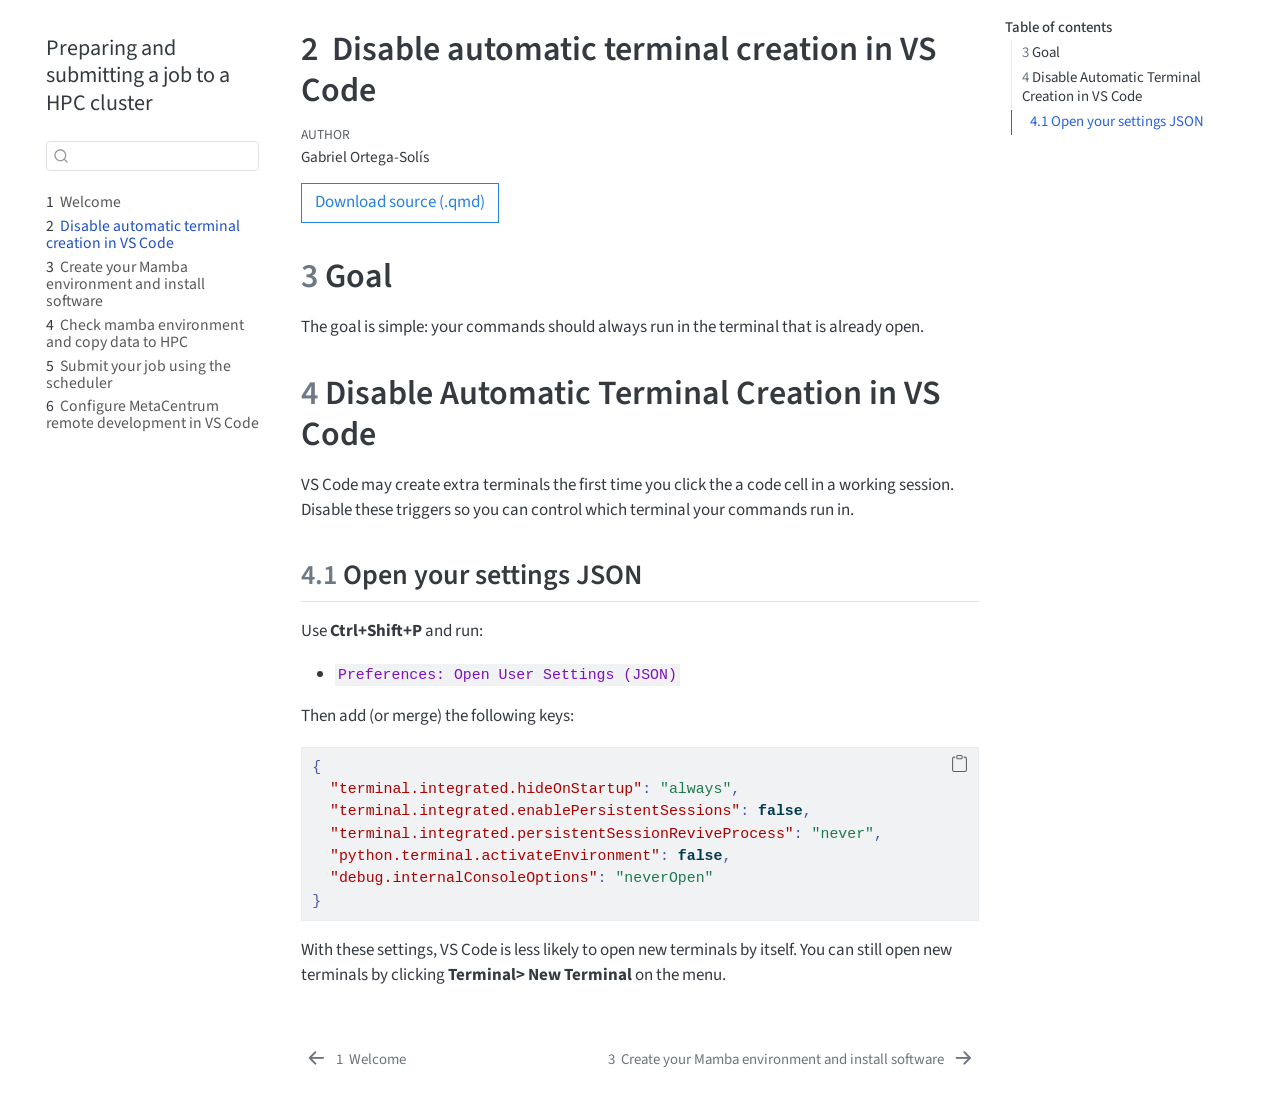
<file: docs/1_disable_automatic_terminals.html>
<!DOCTYPE html>
<html xmlns="http://www.w3.org/1999/xhtml" lang="en" xml:lang="en"><head>

<meta charset="utf-8">
<meta name="generator" content="quarto-1.8.27">

<meta name="viewport" content="width=device-width, initial-scale=1.0, user-scalable=yes">

<meta name="author" content="Gabriel Ortega-Solís">

<title>2&nbsp; Disable automatic terminal creation in VS Code – Preparing and submitting a job to a HPC cluster</title>
<style>
code{white-space: pre-wrap;}
span.smallcaps{font-variant: small-caps;}
div.columns{display: flex; gap: min(4vw, 1.5em);}
div.column{flex: auto; overflow-x: auto;}
div.hanging-indent{margin-left: 1.5em; text-indent: -1.5em;}
ul.task-list{list-style: none;}
ul.task-list li input[type="checkbox"] {
  width: 0.8em;
  margin: 0 0.8em 0.2em -1em; /* quarto-specific, see https://github.com/quarto-dev/quarto-cli/issues/4556 */ 
  vertical-align: middle;
}
/* CSS for syntax highlighting */
html { -webkit-text-size-adjust: 100%; }
pre > code.sourceCode { white-space: pre; position: relative; }
pre > code.sourceCode > span { display: inline-block; line-height: 1.25; }
pre > code.sourceCode > span:empty { height: 1.2em; }
.sourceCode { overflow: visible; }
code.sourceCode > span { color: inherit; text-decoration: inherit; }
div.sourceCode { margin: 1em 0; }
pre.sourceCode { margin: 0; }
@media screen {
div.sourceCode { overflow: auto; }
}
@media print {
pre > code.sourceCode { white-space: pre-wrap; }
pre > code.sourceCode > span { text-indent: -5em; padding-left: 5em; }
}
pre.numberSource code
  { counter-reset: source-line 0; }
pre.numberSource code > span
  { position: relative; left: -4em; counter-increment: source-line; }
pre.numberSource code > span > a:first-child::before
  { content: counter(source-line);
    position: relative; left: -1em; text-align: right; vertical-align: baseline;
    border: none; display: inline-block;
    -webkit-touch-callout: none; -webkit-user-select: none;
    -khtml-user-select: none; -moz-user-select: none;
    -ms-user-select: none; user-select: none;
    padding: 0 4px; width: 4em;
  }
pre.numberSource { margin-left: 3em;  padding-left: 4px; }
div.sourceCode
  {   }
@media screen {
pre > code.sourceCode > span > a:first-child::before { text-decoration: underline; }
}
</style>


<script src="site_libs/quarto-nav/quarto-nav.js"></script>
<script src="site_libs/quarto-nav/headroom.min.js"></script>
<script src="site_libs/clipboard/clipboard.min.js"></script>
<script src="site_libs/quarto-search/autocomplete.umd.js"></script>
<script src="site_libs/quarto-search/fuse.min.js"></script>
<script src="site_libs/quarto-search/quarto-search.js"></script>
<meta name="quarto:offset" content="./">
<link href="./2_HPC_setup.html" rel="next">
<link href="./index.html" rel="prev">
<script src="site_libs/quarto-html/quarto.js" type="module"></script>
<script src="site_libs/quarto-html/tabsets/tabsets.js" type="module"></script>
<script src="site_libs/quarto-html/axe/axe-check.js" type="module"></script>
<script src="site_libs/quarto-html/popper.min.js"></script>
<script src="site_libs/quarto-html/tippy.umd.min.js"></script>
<script src="site_libs/quarto-html/anchor.min.js"></script>
<link href="site_libs/quarto-html/tippy.css" rel="stylesheet">
<link href="site_libs/quarto-html/quarto-syntax-highlighting-ed96de9b727972fe78a7b5d16c58bf87.css" rel="stylesheet" id="quarto-text-highlighting-styles">
<script src="site_libs/bootstrap/bootstrap.min.js"></script>
<link href="site_libs/bootstrap/bootstrap-icons.css" rel="stylesheet">
<link href="site_libs/bootstrap/bootstrap-9066ee856649dc29ddc1f39264bb5a32.min.css" rel="stylesheet" append-hash="true" id="quarto-bootstrap" data-mode="light">
<script id="quarto-search-options" type="application/json">{
  "location": "sidebar",
  "copy-button": false,
  "collapse-after": 3,
  "panel-placement": "start",
  "type": "textbox",
  "limit": 50,
  "keyboard-shortcut": [
    "f",
    "/",
    "s"
  ],
  "show-item-context": false,
  "language": {
    "search-no-results-text": "No results",
    "search-matching-documents-text": "matching documents",
    "search-copy-link-title": "Copy link to search",
    "search-hide-matches-text": "Hide additional matches",
    "search-more-match-text": "more match in this document",
    "search-more-matches-text": "more matches in this document",
    "search-clear-button-title": "Clear",
    "search-text-placeholder": "",
    "search-detached-cancel-button-title": "Cancel",
    "search-submit-button-title": "Submit",
    "search-label": "Search"
  }
}</script>


</head>

<body class="nav-sidebar floating quarto-light">

<div id="quarto-search-results"></div>
  <header id="quarto-header" class="headroom fixed-top">
  <nav class="quarto-secondary-nav">
    <div class="container-fluid d-flex">
      <button type="button" class="quarto-btn-toggle btn" data-bs-toggle="collapse" role="button" data-bs-target=".quarto-sidebar-collapse-item" aria-controls="quarto-sidebar" aria-expanded="false" aria-label="Toggle sidebar navigation" onclick="if (window.quartoToggleHeadroom) { window.quartoToggleHeadroom(); }">
        <i class="bi bi-layout-text-sidebar-reverse"></i>
      </button>
        <nav class="quarto-page-breadcrumbs" aria-label="breadcrumb"><ol class="breadcrumb"><li class="breadcrumb-item"><a href="./1_disable_automatic_terminals.html"><span class="chapter-number">2</span>&nbsp; <span class="chapter-title">Disable automatic terminal creation in VS Code</span></a></li></ol></nav>
        <a class="flex-grow-1" role="navigation" data-bs-toggle="collapse" data-bs-target=".quarto-sidebar-collapse-item" aria-controls="quarto-sidebar" aria-expanded="false" aria-label="Toggle sidebar navigation" onclick="if (window.quartoToggleHeadroom) { window.quartoToggleHeadroom(); }">      
        </a>
      <button type="button" class="btn quarto-search-button" aria-label="Search" onclick="window.quartoOpenSearch();">
        <i class="bi bi-search"></i>
      </button>
    </div>
  </nav>
</header>
<!-- content -->
<div id="quarto-content" class="quarto-container page-columns page-rows-contents page-layout-article">
<!-- sidebar -->
  <nav id="quarto-sidebar" class="sidebar collapse collapse-horizontal quarto-sidebar-collapse-item sidebar-navigation floating overflow-auto">
    <div class="pt-lg-2 mt-2 text-left sidebar-header">
    <div class="sidebar-title mb-0 py-0">
      <a href="./">Preparing and submitting a job to a HPC cluster</a> 
    </div>
      </div>
        <div class="mt-2 flex-shrink-0 align-items-center">
        <div class="sidebar-search">
        <div id="quarto-search" class="" title="Search"></div>
        </div>
        </div>
    <div class="sidebar-menu-container"> 
    <ul class="list-unstyled mt-1">
        <li class="sidebar-item">
  <div class="sidebar-item-container"> 
  <a href="./index.html" class="sidebar-item-text sidebar-link">
 <span class="menu-text"><span class="chapter-number">1</span>&nbsp; <span class="chapter-title">Welcome</span></span></a>
  </div>
</li>
        <li class="sidebar-item">
  <div class="sidebar-item-container"> 
  <a href="./1_disable_automatic_terminals.html" class="sidebar-item-text sidebar-link active">
 <span class="menu-text"><span class="chapter-number">2</span>&nbsp; <span class="chapter-title">Disable automatic terminal creation in VS Code</span></span></a>
  </div>
</li>
        <li class="sidebar-item">
  <div class="sidebar-item-container"> 
  <a href="./2_HPC_setup.html" class="sidebar-item-text sidebar-link">
 <span class="menu-text"><span class="chapter-number">3</span>&nbsp; <span class="chapter-title">Create your Mamba environment and install software</span></span></a>
  </div>
</li>
        <li class="sidebar-item">
  <div class="sidebar-item-container"> 
  <a href="./3_check_mamba_env_and_copy_data_to_HPC.html" class="sidebar-item-text sidebar-link">
 <span class="menu-text"><span class="chapter-number">4</span>&nbsp; <span class="chapter-title">Check mamba environment and copy data to HPC</span></span></a>
  </div>
</li>
        <li class="sidebar-item">
  <div class="sidebar-item-container"> 
  <a href="./4_submit_a_job.html" class="sidebar-item-text sidebar-link">
 <span class="menu-text"><span class="chapter-number">5</span>&nbsp; <span class="chapter-title">Submit your job using the scheduler</span></span></a>
  </div>
</li>
        <li class="sidebar-item">
  <div class="sidebar-item-container"> 
  <a href="./5_vscode_metacentrum_setup.html" class="sidebar-item-text sidebar-link">
 <span class="menu-text"><span class="chapter-number">6</span>&nbsp; <span class="chapter-title">Configure MetaCentrum remote development in VS Code</span></span></a>
  </div>
</li>
    </ul>
    </div>
</nav>
<div id="quarto-sidebar-glass" class="quarto-sidebar-collapse-item" data-bs-toggle="collapse" data-bs-target=".quarto-sidebar-collapse-item"></div>
<!-- margin-sidebar -->
    <div id="quarto-margin-sidebar" class="sidebar margin-sidebar">
        <nav id="TOC" role="doc-toc" class="toc-active">
    <h2 id="toc-title">Table of contents</h2>
   
  <ul>
  <li><a href="#goal" id="toc-goal" class="nav-link active" data-scroll-target="#goal"><span class="header-section-number">3</span> Goal</a></li>
  <li><a href="#disable-automatic-terminal-creation-in-vs-code" id="toc-disable-automatic-terminal-creation-in-vs-code" class="nav-link" data-scroll-target="#disable-automatic-terminal-creation-in-vs-code"><span class="header-section-number">4</span> Disable Automatic Terminal Creation in VS Code</a>
  <ul class="collapse">
  <li><a href="#open-your-settings-json" id="toc-open-your-settings-json" class="nav-link" data-scroll-target="#open-your-settings-json"><span class="header-section-number">4.1</span> Open your settings JSON</a></li>
  </ul></li>
  </ul>
</nav>
    </div>
<!-- main -->
<main class="content" id="quarto-document-content">

<header id="title-block-header" class="quarto-title-block default">
<div class="quarto-title">
<h1 class="title"><span class="chapter-number">2</span>&nbsp; <span class="chapter-title">Disable automatic terminal creation in VS Code</span></h1>
</div>



<div class="quarto-title-meta">

    <div>
    <div class="quarto-title-meta-heading">Author</div>
    <div class="quarto-title-meta-contents">
             <p>Gabriel Ortega-Solís </p>
          </div>
  </div>
    
  
    
  </div>
  


</header>


<section id="goal" class="level1" data-number="3">
<h1 data-number="3"><span class="header-section-number">3</span> Goal</h1>
<p>The goal is simple: your commands should always run in the terminal that is already open.</p>
</section>
<section id="disable-automatic-terminal-creation-in-vs-code" class="level1" data-number="4">
<h1 data-number="4"><span class="header-section-number">4</span> Disable Automatic Terminal Creation in VS Code</h1>
<p>VS Code may create extra terminals the first time you click the a code cell in a working session. Disable these triggers so you can control which terminal your commands run in.</p>
<section id="open-your-settings-json" class="level2" data-number="4.1">
<h2 data-number="4.1" class="anchored" data-anchor-id="open-your-settings-json"><span class="header-section-number">4.1</span> Open your settings JSON</h2>
<p>Use <strong>Ctrl+Shift+P</strong> and run:</p>
<ul>
<li><code>Preferences: Open User Settings (JSON)</code></li>
</ul>
<p>Then add (or merge) the following keys:</p>
<div class="code-copy-outer-scaffold"><div class="sourceCode" id="cb1"><pre class="sourceCode json code-with-copy"><code class="sourceCode json"><span id="cb1-1"><a href="#cb1-1" aria-hidden="true" tabindex="-1"></a><span class="fu">{</span></span>
<span id="cb1-2"><a href="#cb1-2" aria-hidden="true" tabindex="-1"></a>  <span class="dt">"terminal.integrated.hideOnStartup"</span><span class="fu">:</span> <span class="st">"always"</span><span class="fu">,</span></span>
<span id="cb1-3"><a href="#cb1-3" aria-hidden="true" tabindex="-1"></a>  <span class="dt">"terminal.integrated.enablePersistentSessions"</span><span class="fu">:</span> <span class="kw">false</span><span class="fu">,</span></span>
<span id="cb1-4"><a href="#cb1-4" aria-hidden="true" tabindex="-1"></a>  <span class="dt">"terminal.integrated.persistentSessionReviveProcess"</span><span class="fu">:</span> <span class="st">"never"</span><span class="fu">,</span></span>
<span id="cb1-5"><a href="#cb1-5" aria-hidden="true" tabindex="-1"></a>  <span class="dt">"python.terminal.activateEnvironment"</span><span class="fu">:</span> <span class="kw">false</span><span class="fu">,</span></span>
<span id="cb1-6"><a href="#cb1-6" aria-hidden="true" tabindex="-1"></a>  <span class="dt">"debug.internalConsoleOptions"</span><span class="fu">:</span> <span class="st">"neverOpen"</span></span>
<span id="cb1-7"><a href="#cb1-7" aria-hidden="true" tabindex="-1"></a><span class="fu">}</span></span></code></pre></div><button title="Copy to Clipboard" class="code-copy-button"><i class="bi"></i></button></div>
<p>With these settings, VS Code is less likely to open new terminals by itself. You can still open new terminals by clicking <strong>Terminal&gt; New Terminal</strong> on the menu.</p>


</section>
</section>

</main> <!-- /main -->
<div id="download-qmd-wrap" style="margin-top: 2rem;"></div>

<script>
document.addEventListener("DOMContentLoaded", () => {
  const path = window.location.pathname;
  const htmlFile = path.split("/").pop() || "index.html";
  const qmdFile = htmlFile.replace(/\.html?$/, ".qmd");

  const a = document.createElement("a");
  a.href = qmdFile;
  a.textContent = "Download source (.qmd)";
  a.setAttribute("download", "");
  a.className = "btn btn-outline-primary";

  const wrap = document.getElementById("download-qmd-wrap");
  if (!wrap) return;

  wrap.style.marginTop = "0.75rem";
  wrap.appendChild(a);

  // Prefer placement near title/author metadata on Quarto book pages.
  const titleMeta = document.querySelector("#title-block-header .quarto-title-meta");
  if (titleMeta) {
    titleMeta.insertAdjacentElement("afterend", wrap);
    return;
  }

  const titleHeader = document.getElementById("title-block-header");
  if (titleHeader) {
    titleHeader.appendChild(wrap);
  }
});
</script>
<script id="quarto-html-after-body" type="application/javascript">
  window.document.addEventListener("DOMContentLoaded", function (event) {
    const icon = "";
    const anchorJS = new window.AnchorJS();
    anchorJS.options = {
      placement: 'right',
      icon: icon
    };
    anchorJS.add('.anchored');
    const isCodeAnnotation = (el) => {
      for (const clz of el.classList) {
        if (clz.startsWith('code-annotation-')) {                     
          return true;
        }
      }
      return false;
    }
    const onCopySuccess = function(e) {
      // button target
      const button = e.trigger;
      // don't keep focus
      button.blur();
      // flash "checked"
      button.classList.add('code-copy-button-checked');
      var currentTitle = button.getAttribute("title");
      button.setAttribute("title", "Copied!");
      let tooltip;
      if (window.bootstrap) {
        button.setAttribute("data-bs-toggle", "tooltip");
        button.setAttribute("data-bs-placement", "left");
        button.setAttribute("data-bs-title", "Copied!");
        tooltip = new bootstrap.Tooltip(button, 
          { trigger: "manual", 
            customClass: "code-copy-button-tooltip",
            offset: [0, -8]});
        tooltip.show();    
      }
      setTimeout(function() {
        if (tooltip) {
          tooltip.hide();
          button.removeAttribute("data-bs-title");
          button.removeAttribute("data-bs-toggle");
          button.removeAttribute("data-bs-placement");
        }
        button.setAttribute("title", currentTitle);
        button.classList.remove('code-copy-button-checked');
      }, 1000);
      // clear code selection
      e.clearSelection();
    }
    const getTextToCopy = function(trigger) {
      const outerScaffold = trigger.parentElement.cloneNode(true);
      const codeEl = outerScaffold.querySelector('code');
      for (const childEl of codeEl.children) {
        if (isCodeAnnotation(childEl)) {
          childEl.remove();
        }
      }
      return codeEl.innerText;
    }
    const clipboard = new window.ClipboardJS('.code-copy-button:not([data-in-quarto-modal])', {
      text: getTextToCopy
    });
    clipboard.on('success', onCopySuccess);
    if (window.document.getElementById('quarto-embedded-source-code-modal')) {
      const clipboardModal = new window.ClipboardJS('.code-copy-button[data-in-quarto-modal]', {
        text: getTextToCopy,
        container: window.document.getElementById('quarto-embedded-source-code-modal')
      });
      clipboardModal.on('success', onCopySuccess);
    }
      var localhostRegex = new RegExp(/^(?:http|https):\/\/localhost\:?[0-9]*\//);
      var mailtoRegex = new RegExp(/^mailto:/);
        var filterRegex = new RegExp('/' + window.location.host + '/');
      var isInternal = (href) => {
          return filterRegex.test(href) || localhostRegex.test(href) || mailtoRegex.test(href);
      }
      // Inspect non-navigation links and adorn them if external
     var links = window.document.querySelectorAll('a[href]:not(.nav-link):not(.navbar-brand):not(.toc-action):not(.sidebar-link):not(.sidebar-item-toggle):not(.pagination-link):not(.no-external):not([aria-hidden]):not(.dropdown-item):not(.quarto-navigation-tool):not(.about-link)');
      for (var i=0; i<links.length; i++) {
        const link = links[i];
        if (!isInternal(link.href)) {
          // undo the damage that might have been done by quarto-nav.js in the case of
          // links that we want to consider external
          if (link.dataset.originalHref !== undefined) {
            link.href = link.dataset.originalHref;
          }
        }
      }
    function tippyHover(el, contentFn, onTriggerFn, onUntriggerFn) {
      const config = {
        allowHTML: true,
        maxWidth: 500,
        delay: 100,
        arrow: false,
        appendTo: function(el) {
            return el.parentElement;
        },
        interactive: true,
        interactiveBorder: 10,
        theme: 'quarto',
        placement: 'bottom-start',
      };
      if (contentFn) {
        config.content = contentFn;
      }
      if (onTriggerFn) {
        config.onTrigger = onTriggerFn;
      }
      if (onUntriggerFn) {
        config.onUntrigger = onUntriggerFn;
      }
      window.tippy(el, config); 
    }
    const noterefs = window.document.querySelectorAll('a[role="doc-noteref"]');
    for (var i=0; i<noterefs.length; i++) {
      const ref = noterefs[i];
      tippyHover(ref, function() {
        // use id or data attribute instead here
        let href = ref.getAttribute('data-footnote-href') || ref.getAttribute('href');
        try { href = new URL(href).hash; } catch {}
        const id = href.replace(/^#\/?/, "");
        const note = window.document.getElementById(id);
        if (note) {
          return note.innerHTML;
        } else {
          return "";
        }
      });
    }
    const xrefs = window.document.querySelectorAll('a.quarto-xref');
    const processXRef = (id, note) => {
      // Strip column container classes
      const stripColumnClz = (el) => {
        el.classList.remove("page-full", "page-columns");
        if (el.children) {
          for (const child of el.children) {
            stripColumnClz(child);
          }
        }
      }
      stripColumnClz(note)
      if (id === null || id.startsWith('sec-')) {
        // Special case sections, only their first couple elements
        const container = document.createElement("div");
        if (note.children && note.children.length > 2) {
          container.appendChild(note.children[0].cloneNode(true));
          for (let i = 1; i < note.children.length; i++) {
            const child = note.children[i];
            if (child.tagName === "P" && child.innerText === "") {
              continue;
            } else {
              container.appendChild(child.cloneNode(true));
              break;
            }
          }
          if (window.Quarto?.typesetMath) {
            window.Quarto.typesetMath(container);
          }
          return container.innerHTML
        } else {
          if (window.Quarto?.typesetMath) {
            window.Quarto.typesetMath(note);
          }
          return note.innerHTML;
        }
      } else {
        // Remove any anchor links if they are present
        const anchorLink = note.querySelector('a.anchorjs-link');
        if (anchorLink) {
          anchorLink.remove();
        }
        if (window.Quarto?.typesetMath) {
          window.Quarto.typesetMath(note);
        }
        if (note.classList.contains("callout")) {
          return note.outerHTML;
        } else {
          return note.innerHTML;
        }
      }
    }
    for (var i=0; i<xrefs.length; i++) {
      const xref = xrefs[i];
      tippyHover(xref, undefined, function(instance) {
        instance.disable();
        let url = xref.getAttribute('href');
        let hash = undefined; 
        if (url.startsWith('#')) {
          hash = url;
        } else {
          try { hash = new URL(url).hash; } catch {}
        }
        if (hash) {
          const id = hash.replace(/^#\/?/, "");
          const note = window.document.getElementById(id);
          if (note !== null) {
            try {
              const html = processXRef(id, note.cloneNode(true));
              instance.setContent(html);
            } finally {
              instance.enable();
              instance.show();
            }
          } else {
            // See if we can fetch this
            fetch(url.split('#')[0])
            .then(res => res.text())
            .then(html => {
              const parser = new DOMParser();
              const htmlDoc = parser.parseFromString(html, "text/html");
              const note = htmlDoc.getElementById(id);
              if (note !== null) {
                const html = processXRef(id, note);
                instance.setContent(html);
              } 
            }).finally(() => {
              instance.enable();
              instance.show();
            });
          }
        } else {
          // See if we can fetch a full url (with no hash to target)
          // This is a special case and we should probably do some content thinning / targeting
          fetch(url)
          .then(res => res.text())
          .then(html => {
            const parser = new DOMParser();
            const htmlDoc = parser.parseFromString(html, "text/html");
            const note = htmlDoc.querySelector('main.content');
            if (note !== null) {
              // This should only happen for chapter cross references
              // (since there is no id in the URL)
              // remove the first header
              if (note.children.length > 0 && note.children[0].tagName === "HEADER") {
                note.children[0].remove();
              }
              const html = processXRef(null, note);
              instance.setContent(html);
            } 
          }).finally(() => {
            instance.enable();
            instance.show();
          });
        }
      }, function(instance) {
      });
    }
        let selectedAnnoteEl;
        const selectorForAnnotation = ( cell, annotation) => {
          let cellAttr = 'data-code-cell="' + cell + '"';
          let lineAttr = 'data-code-annotation="' +  annotation + '"';
          const selector = 'span[' + cellAttr + '][' + lineAttr + ']';
          return selector;
        }
        const selectCodeLines = (annoteEl) => {
          const doc = window.document;
          const targetCell = annoteEl.getAttribute("data-target-cell");
          const targetAnnotation = annoteEl.getAttribute("data-target-annotation");
          const annoteSpan = window.document.querySelector(selectorForAnnotation(targetCell, targetAnnotation));
          const lines = annoteSpan.getAttribute("data-code-lines").split(",");
          const lineIds = lines.map((line) => {
            return targetCell + "-" + line;
          })
          let top = null;
          let height = null;
          let parent = null;
          if (lineIds.length > 0) {
              //compute the position of the single el (top and bottom and make a div)
              const el = window.document.getElementById(lineIds[0]);
              top = el.offsetTop;
              height = el.offsetHeight;
              parent = el.parentElement.parentElement;
            if (lineIds.length > 1) {
              const lastEl = window.document.getElementById(lineIds[lineIds.length - 1]);
              const bottom = lastEl.offsetTop + lastEl.offsetHeight;
              height = bottom - top;
            }
            if (top !== null && height !== null && parent !== null) {
              // cook up a div (if necessary) and position it 
              let div = window.document.getElementById("code-annotation-line-highlight");
              if (div === null) {
                div = window.document.createElement("div");
                div.setAttribute("id", "code-annotation-line-highlight");
                div.style.position = 'absolute';
                parent.appendChild(div);
              }
              div.style.top = top - 2 + "px";
              div.style.height = height + 4 + "px";
              div.style.left = 0;
              let gutterDiv = window.document.getElementById("code-annotation-line-highlight-gutter");
              if (gutterDiv === null) {
                gutterDiv = window.document.createElement("div");
                gutterDiv.setAttribute("id", "code-annotation-line-highlight-gutter");
                gutterDiv.style.position = 'absolute';
                const codeCell = window.document.getElementById(targetCell);
                const gutter = codeCell.querySelector('.code-annotation-gutter');
                gutter.appendChild(gutterDiv);
              }
              gutterDiv.style.top = top - 2 + "px";
              gutterDiv.style.height = height + 4 + "px";
            }
            selectedAnnoteEl = annoteEl;
          }
        };
        const unselectCodeLines = () => {
          const elementsIds = ["code-annotation-line-highlight", "code-annotation-line-highlight-gutter"];
          elementsIds.forEach((elId) => {
            const div = window.document.getElementById(elId);
            if (div) {
              div.remove();
            }
          });
          selectedAnnoteEl = undefined;
        };
          // Handle positioning of the toggle
      window.addEventListener(
        "resize",
        throttle(() => {
          elRect = undefined;
          if (selectedAnnoteEl) {
            selectCodeLines(selectedAnnoteEl);
          }
        }, 10)
      );
      function throttle(fn, ms) {
      let throttle = false;
      let timer;
        return (...args) => {
          if(!throttle) { // first call gets through
              fn.apply(this, args);
              throttle = true;
          } else { // all the others get throttled
              if(timer) clearTimeout(timer); // cancel #2
              timer = setTimeout(() => {
                fn.apply(this, args);
                timer = throttle = false;
              }, ms);
          }
        };
      }
        // Attach click handler to the DT
        const annoteDls = window.document.querySelectorAll('dt[data-target-cell]');
        for (const annoteDlNode of annoteDls) {
          annoteDlNode.addEventListener('click', (event) => {
            const clickedEl = event.target;
            if (clickedEl !== selectedAnnoteEl) {
              unselectCodeLines();
              const activeEl = window.document.querySelector('dt[data-target-cell].code-annotation-active');
              if (activeEl) {
                activeEl.classList.remove('code-annotation-active');
              }
              selectCodeLines(clickedEl);
              clickedEl.classList.add('code-annotation-active');
            } else {
              // Unselect the line
              unselectCodeLines();
              clickedEl.classList.remove('code-annotation-active');
            }
          });
        }
    const findCites = (el) => {
      const parentEl = el.parentElement;
      if (parentEl) {
        const cites = parentEl.dataset.cites;
        if (cites) {
          return {
            el,
            cites: cites.split(' ')
          };
        } else {
          return findCites(el.parentElement)
        }
      } else {
        return undefined;
      }
    };
    var bibliorefs = window.document.querySelectorAll('a[role="doc-biblioref"]');
    for (var i=0; i<bibliorefs.length; i++) {
      const ref = bibliorefs[i];
      const citeInfo = findCites(ref);
      if (citeInfo) {
        tippyHover(citeInfo.el, function() {
          var popup = window.document.createElement('div');
          citeInfo.cites.forEach(function(cite) {
            var citeDiv = window.document.createElement('div');
            citeDiv.classList.add('hanging-indent');
            citeDiv.classList.add('csl-entry');
            var biblioDiv = window.document.getElementById('ref-' + cite);
            if (biblioDiv) {
              citeDiv.innerHTML = biblioDiv.innerHTML;
            }
            popup.appendChild(citeDiv);
          });
          return popup.innerHTML;
        });
      }
    }
  });
  </script>
<nav class="page-navigation">
  <div class="nav-page nav-page-previous">
      <a href="./index.html" class="pagination-link" aria-label="Welcome">
        <i class="bi bi-arrow-left-short"></i> <span class="nav-page-text"><span class="chapter-number">1</span>&nbsp; <span class="chapter-title">Welcome</span></span>
      </a>          
  </div>
  <div class="nav-page nav-page-next">
      <a href="./2_HPC_setup.html" class="pagination-link" aria-label="Create your Mamba environment and install software">
        <span class="nav-page-text"><span class="chapter-number">3</span>&nbsp; <span class="chapter-title">Create your Mamba environment and install software</span></span> <i class="bi bi-arrow-right-short"></i>
      </a>
  </div>
</nav>
</div> <!-- /content -->




</body></html>
</file>
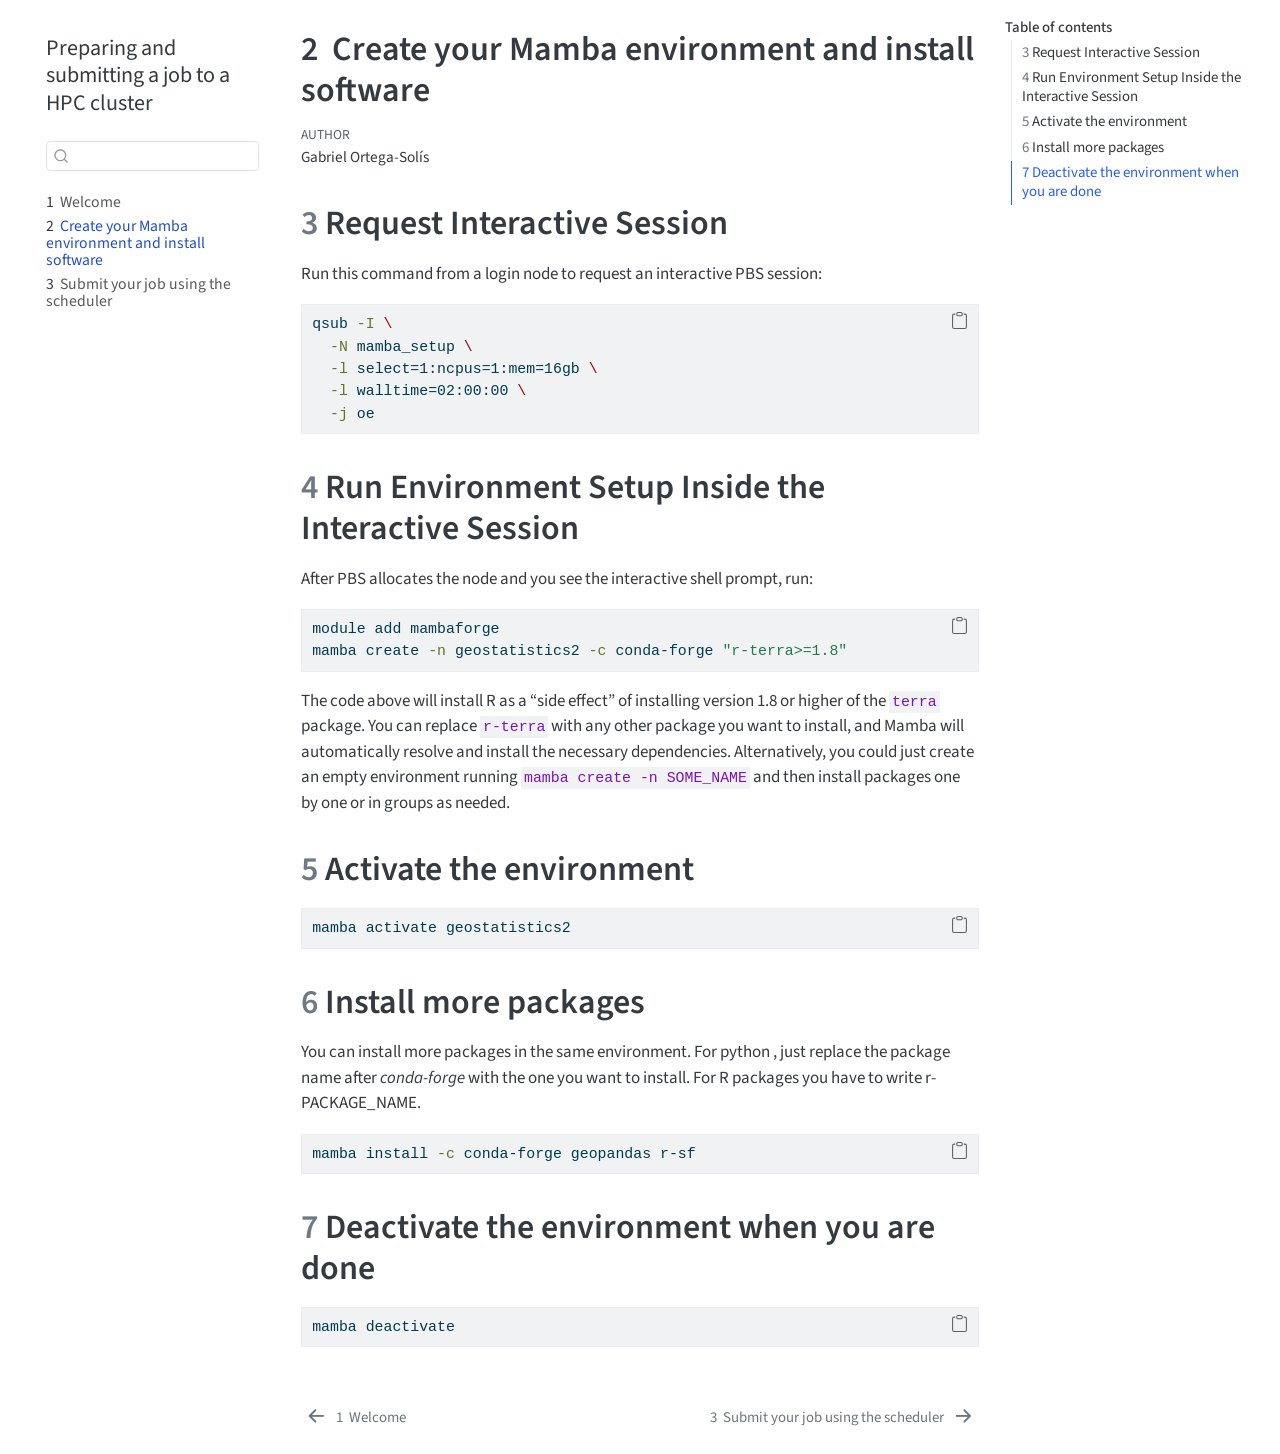
<file: docs/1_HPC_setup.html>
<!DOCTYPE html>
<html xmlns="http://www.w3.org/1999/xhtml" lang="en" xml:lang="en"><head>

<meta charset="utf-8">
<meta name="generator" content="quarto-1.8.27">

<meta name="viewport" content="width=device-width, initial-scale=1.0, user-scalable=yes">

<meta name="author" content="Gabriel Ortega-Solís">

<title>2&nbsp; Create your Mamba environment and install software – Preparing and submitting a job to a HPC cluster</title>
<style>
code{white-space: pre-wrap;}
span.smallcaps{font-variant: small-caps;}
div.columns{display: flex; gap: min(4vw, 1.5em);}
div.column{flex: auto; overflow-x: auto;}
div.hanging-indent{margin-left: 1.5em; text-indent: -1.5em;}
ul.task-list{list-style: none;}
ul.task-list li input[type="checkbox"] {
  width: 0.8em;
  margin: 0 0.8em 0.2em -1em; /* quarto-specific, see https://github.com/quarto-dev/quarto-cli/issues/4556 */ 
  vertical-align: middle;
}
/* CSS for syntax highlighting */
html { -webkit-text-size-adjust: 100%; }
pre > code.sourceCode { white-space: pre; position: relative; }
pre > code.sourceCode > span { display: inline-block; line-height: 1.25; }
pre > code.sourceCode > span:empty { height: 1.2em; }
.sourceCode { overflow: visible; }
code.sourceCode > span { color: inherit; text-decoration: inherit; }
div.sourceCode { margin: 1em 0; }
pre.sourceCode { margin: 0; }
@media screen {
div.sourceCode { overflow: auto; }
}
@media print {
pre > code.sourceCode { white-space: pre-wrap; }
pre > code.sourceCode > span { text-indent: -5em; padding-left: 5em; }
}
pre.numberSource code
  { counter-reset: source-line 0; }
pre.numberSource code > span
  { position: relative; left: -4em; counter-increment: source-line; }
pre.numberSource code > span > a:first-child::before
  { content: counter(source-line);
    position: relative; left: -1em; text-align: right; vertical-align: baseline;
    border: none; display: inline-block;
    -webkit-touch-callout: none; -webkit-user-select: none;
    -khtml-user-select: none; -moz-user-select: none;
    -ms-user-select: none; user-select: none;
    padding: 0 4px; width: 4em;
  }
pre.numberSource { margin-left: 3em;  padding-left: 4px; }
div.sourceCode
  {   }
@media screen {
pre > code.sourceCode > span > a:first-child::before { text-decoration: underline; }
}
</style>


<script src="site_libs/quarto-nav/quarto-nav.js"></script>
<script src="site_libs/quarto-nav/headroom.min.js"></script>
<script src="site_libs/clipboard/clipboard.min.js"></script>
<script src="site_libs/quarto-search/autocomplete.umd.js"></script>
<script src="site_libs/quarto-search/fuse.min.js"></script>
<script src="site_libs/quarto-search/quarto-search.js"></script>
<meta name="quarto:offset" content="./">
<link href="./2_submit_a_job.html" rel="next">
<link href="./index.html" rel="prev">
<script src="site_libs/quarto-html/quarto.js" type="module"></script>
<script src="site_libs/quarto-html/tabsets/tabsets.js" type="module"></script>
<script src="site_libs/quarto-html/axe/axe-check.js" type="module"></script>
<script src="site_libs/quarto-html/popper.min.js"></script>
<script src="site_libs/quarto-html/tippy.umd.min.js"></script>
<script src="site_libs/quarto-html/anchor.min.js"></script>
<link href="site_libs/quarto-html/tippy.css" rel="stylesheet">
<link href="site_libs/quarto-html/quarto-syntax-highlighting-ed96de9b727972fe78a7b5d16c58bf87.css" rel="stylesheet" id="quarto-text-highlighting-styles">
<script src="site_libs/bootstrap/bootstrap.min.js"></script>
<link href="site_libs/bootstrap/bootstrap-icons.css" rel="stylesheet">
<link href="site_libs/bootstrap/bootstrap-9066ee856649dc29ddc1f39264bb5a32.min.css" rel="stylesheet" append-hash="true" id="quarto-bootstrap" data-mode="light">
<script id="quarto-search-options" type="application/json">{
  "location": "sidebar",
  "copy-button": false,
  "collapse-after": 3,
  "panel-placement": "start",
  "type": "textbox",
  "limit": 50,
  "keyboard-shortcut": [
    "f",
    "/",
    "s"
  ],
  "show-item-context": false,
  "language": {
    "search-no-results-text": "No results",
    "search-matching-documents-text": "matching documents",
    "search-copy-link-title": "Copy link to search",
    "search-hide-matches-text": "Hide additional matches",
    "search-more-match-text": "more match in this document",
    "search-more-matches-text": "more matches in this document",
    "search-clear-button-title": "Clear",
    "search-text-placeholder": "",
    "search-detached-cancel-button-title": "Cancel",
    "search-submit-button-title": "Submit",
    "search-label": "Search"
  }
}</script>


</head>

<body class="nav-sidebar floating quarto-light">

<div id="quarto-search-results"></div>
  <header id="quarto-header" class="headroom fixed-top">
  <nav class="quarto-secondary-nav">
    <div class="container-fluid d-flex">
      <button type="button" class="quarto-btn-toggle btn" data-bs-toggle="collapse" role="button" data-bs-target=".quarto-sidebar-collapse-item" aria-controls="quarto-sidebar" aria-expanded="false" aria-label="Toggle sidebar navigation" onclick="if (window.quartoToggleHeadroom) { window.quartoToggleHeadroom(); }">
        <i class="bi bi-layout-text-sidebar-reverse"></i>
      </button>
        <nav class="quarto-page-breadcrumbs" aria-label="breadcrumb"><ol class="breadcrumb"><li class="breadcrumb-item"><a href="./1_HPC_setup.html"><span class="chapter-number">2</span>&nbsp; <span class="chapter-title">Create your Mamba environment and install software</span></a></li></ol></nav>
        <a class="flex-grow-1" role="navigation" data-bs-toggle="collapse" data-bs-target=".quarto-sidebar-collapse-item" aria-controls="quarto-sidebar" aria-expanded="false" aria-label="Toggle sidebar navigation" onclick="if (window.quartoToggleHeadroom) { window.quartoToggleHeadroom(); }">      
        </a>
      <button type="button" class="btn quarto-search-button" aria-label="Search" onclick="window.quartoOpenSearch();">
        <i class="bi bi-search"></i>
      </button>
    </div>
  </nav>
</header>
<!-- content -->
<div id="quarto-content" class="quarto-container page-columns page-rows-contents page-layout-article">
<!-- sidebar -->
  <nav id="quarto-sidebar" class="sidebar collapse collapse-horizontal quarto-sidebar-collapse-item sidebar-navigation floating overflow-auto">
    <div class="pt-lg-2 mt-2 text-left sidebar-header">
    <div class="sidebar-title mb-0 py-0">
      <a href="./">Preparing and submitting a job to a HPC cluster</a> 
    </div>
      </div>
        <div class="mt-2 flex-shrink-0 align-items-center">
        <div class="sidebar-search">
        <div id="quarto-search" class="" title="Search"></div>
        </div>
        </div>
    <div class="sidebar-menu-container"> 
    <ul class="list-unstyled mt-1">
        <li class="sidebar-item">
  <div class="sidebar-item-container"> 
  <a href="./index.html" class="sidebar-item-text sidebar-link">
 <span class="menu-text"><span class="chapter-number">1</span>&nbsp; <span class="chapter-title">Welcome</span></span></a>
  </div>
</li>
        <li class="sidebar-item">
  <div class="sidebar-item-container"> 
  <a href="./1_HPC_setup.html" class="sidebar-item-text sidebar-link active">
 <span class="menu-text"><span class="chapter-number">2</span>&nbsp; <span class="chapter-title">Create your Mamba environment and install software</span></span></a>
  </div>
</li>
        <li class="sidebar-item">
  <div class="sidebar-item-container"> 
  <a href="./2_submit_a_job.html" class="sidebar-item-text sidebar-link">
 <span class="menu-text"><span class="chapter-number">3</span>&nbsp; <span class="chapter-title">Submit your job using the scheduler</span></span></a>
  </div>
</li>
    </ul>
    </div>
</nav>
<div id="quarto-sidebar-glass" class="quarto-sidebar-collapse-item" data-bs-toggle="collapse" data-bs-target=".quarto-sidebar-collapse-item"></div>
<!-- margin-sidebar -->
    <div id="quarto-margin-sidebar" class="sidebar margin-sidebar">
        <nav id="TOC" role="doc-toc" class="toc-active">
    <h2 id="toc-title">Table of contents</h2>
   
  <ul>
  <li><a href="#request-interactive-session" id="toc-request-interactive-session" class="nav-link active" data-scroll-target="#request-interactive-session"><span class="header-section-number">3</span> Request Interactive Session</a></li>
  <li><a href="#run-environment-setup-inside-the-interactive-session" id="toc-run-environment-setup-inside-the-interactive-session" class="nav-link" data-scroll-target="#run-environment-setup-inside-the-interactive-session"><span class="header-section-number">4</span> Run Environment Setup Inside the Interactive Session</a></li>
  <li><a href="#activate-the-environment" id="toc-activate-the-environment" class="nav-link" data-scroll-target="#activate-the-environment"><span class="header-section-number">5</span> Activate the environment</a></li>
  <li><a href="#install-more-packages" id="toc-install-more-packages" class="nav-link" data-scroll-target="#install-more-packages"><span class="header-section-number">6</span> Install more packages</a></li>
  <li><a href="#deactivate-the-environment-when-you-are-done" id="toc-deactivate-the-environment-when-you-are-done" class="nav-link" data-scroll-target="#deactivate-the-environment-when-you-are-done"><span class="header-section-number">7</span> Deactivate the environment when you are done</a></li>
  </ul>
</nav>
    </div>
<!-- main -->
<main class="content" id="quarto-document-content">

<header id="title-block-header" class="quarto-title-block default">
<div class="quarto-title">
<h1 class="title"><span class="chapter-number">2</span>&nbsp; <span class="chapter-title">Create your Mamba environment and install software</span></h1>
</div>



<div class="quarto-title-meta">

    <div>
    <div class="quarto-title-meta-heading">Author</div>
    <div class="quarto-title-meta-contents">
             <p>Gabriel Ortega-Solís </p>
          </div>
  </div>
    
  
    
  </div>
  


</header>


<section id="request-interactive-session" class="level1" data-number="3">
<h1 data-number="3"><span class="header-section-number">3</span> Request Interactive Session</h1>
<p>Run this command from a login node to request an interactive PBS session:</p>
<div class="code-copy-outer-scaffold"><div class="sourceCode" id="cb1"><pre class="sourceCode bash code-with-copy"><code class="sourceCode bash"><span id="cb1-1"><a href="#cb1-1" aria-hidden="true" tabindex="-1"></a><span class="ex">qsub</span> <span class="at">-I</span> <span class="dt">\</span></span>
<span id="cb1-2"><a href="#cb1-2" aria-hidden="true" tabindex="-1"></a>  <span class="at">-N</span> mamba_setup <span class="dt">\</span></span>
<span id="cb1-3"><a href="#cb1-3" aria-hidden="true" tabindex="-1"></a>  <span class="at">-l</span> select=1:ncpus=1:mem=16gb <span class="dt">\</span></span>
<span id="cb1-4"><a href="#cb1-4" aria-hidden="true" tabindex="-1"></a>  <span class="at">-l</span> walltime=02:00:00 <span class="dt">\</span></span>
<span id="cb1-5"><a href="#cb1-5" aria-hidden="true" tabindex="-1"></a>  <span class="at">-j</span> oe</span></code></pre></div><button title="Copy to Clipboard" class="code-copy-button"><i class="bi"></i></button></div>
</section>
<section id="run-environment-setup-inside-the-interactive-session" class="level1" data-number="4">
<h1 data-number="4"><span class="header-section-number">4</span> Run Environment Setup Inside the Interactive Session</h1>
<p>After PBS allocates the node and you see the interactive shell prompt, run:</p>
<div class="code-copy-outer-scaffold"><div class="sourceCode" id="cb2"><pre class="sourceCode bash code-with-copy"><code class="sourceCode bash"><span id="cb2-1"><a href="#cb2-1" aria-hidden="true" tabindex="-1"></a><span class="ex">module</span> add mambaforge</span>
<span id="cb2-2"><a href="#cb2-2" aria-hidden="true" tabindex="-1"></a><span class="ex">mamba</span> create <span class="at">-n</span> geostatistics2 <span class="at">-c</span> conda-forge <span class="st">"r-terra&gt;=1.8"</span></span></code></pre></div><button title="Copy to Clipboard" class="code-copy-button"><i class="bi"></i></button></div>
<p>The code above will install R as a “side effect” of installing version 1.8 or higher of the <code>terra</code> package. You can replace <code>r-terra</code> with any other package you want to install, and Mamba will automatically resolve and install the necessary dependencies. Alternatively, you could just create an empty environment running <code>mamba create -n SOME_NAME</code> and then install packages one by one or in groups as needed.</p>
</section>
<section id="activate-the-environment" class="level1" data-number="5">
<h1 data-number="5"><span class="header-section-number">5</span> Activate the environment</h1>
<div class="code-copy-outer-scaffold"><div class="sourceCode" id="cb3"><pre class="sourceCode bash code-with-copy"><code class="sourceCode bash"><span id="cb3-1"><a href="#cb3-1" aria-hidden="true" tabindex="-1"></a><span class="ex">mamba</span> activate geostatistics2</span></code></pre></div><button title="Copy to Clipboard" class="code-copy-button"><i class="bi"></i></button></div>
</section>
<section id="install-more-packages" class="level1" data-number="6">
<h1 data-number="6"><span class="header-section-number">6</span> Install more packages</h1>
<p>You can install more packages in the same environment. For python , just replace the package name after <em>conda-forge</em> with the one you want to install. For R packages you have to write r-PACKAGE_NAME.</p>
<div class="code-copy-outer-scaffold"><div class="sourceCode" id="cb4"><pre class="sourceCode bash code-with-copy"><code class="sourceCode bash"><span id="cb4-1"><a href="#cb4-1" aria-hidden="true" tabindex="-1"></a><span class="ex">mamba</span> install <span class="at">-c</span> conda-forge geopandas r-sf</span></code></pre></div><button title="Copy to Clipboard" class="code-copy-button"><i class="bi"></i></button></div>
</section>
<section id="deactivate-the-environment-when-you-are-done" class="level1" data-number="7">
<h1 data-number="7"><span class="header-section-number">7</span> Deactivate the environment when you are done</h1>
<div class="code-copy-outer-scaffold"><div class="sourceCode" id="cb5"><pre class="sourceCode bash code-with-copy"><code class="sourceCode bash"><span id="cb5-1"><a href="#cb5-1" aria-hidden="true" tabindex="-1"></a><span class="ex">mamba</span> deactivate</span></code></pre></div><button title="Copy to Clipboard" class="code-copy-button"><i class="bi"></i></button></div>


</section>

</main> <!-- /main -->
<script id="quarto-html-after-body" type="application/javascript">
  window.document.addEventListener("DOMContentLoaded", function (event) {
    const icon = "";
    const anchorJS = new window.AnchorJS();
    anchorJS.options = {
      placement: 'right',
      icon: icon
    };
    anchorJS.add('.anchored');
    const isCodeAnnotation = (el) => {
      for (const clz of el.classList) {
        if (clz.startsWith('code-annotation-')) {                     
          return true;
        }
      }
      return false;
    }
    const onCopySuccess = function(e) {
      // button target
      const button = e.trigger;
      // don't keep focus
      button.blur();
      // flash "checked"
      button.classList.add('code-copy-button-checked');
      var currentTitle = button.getAttribute("title");
      button.setAttribute("title", "Copied!");
      let tooltip;
      if (window.bootstrap) {
        button.setAttribute("data-bs-toggle", "tooltip");
        button.setAttribute("data-bs-placement", "left");
        button.setAttribute("data-bs-title", "Copied!");
        tooltip = new bootstrap.Tooltip(button, 
          { trigger: "manual", 
            customClass: "code-copy-button-tooltip",
            offset: [0, -8]});
        tooltip.show();    
      }
      setTimeout(function() {
        if (tooltip) {
          tooltip.hide();
          button.removeAttribute("data-bs-title");
          button.removeAttribute("data-bs-toggle");
          button.removeAttribute("data-bs-placement");
        }
        button.setAttribute("title", currentTitle);
        button.classList.remove('code-copy-button-checked');
      }, 1000);
      // clear code selection
      e.clearSelection();
    }
    const getTextToCopy = function(trigger) {
      const outerScaffold = trigger.parentElement.cloneNode(true);
      const codeEl = outerScaffold.querySelector('code');
      for (const childEl of codeEl.children) {
        if (isCodeAnnotation(childEl)) {
          childEl.remove();
        }
      }
      return codeEl.innerText;
    }
    const clipboard = new window.ClipboardJS('.code-copy-button:not([data-in-quarto-modal])', {
      text: getTextToCopy
    });
    clipboard.on('success', onCopySuccess);
    if (window.document.getElementById('quarto-embedded-source-code-modal')) {
      const clipboardModal = new window.ClipboardJS('.code-copy-button[data-in-quarto-modal]', {
        text: getTextToCopy,
        container: window.document.getElementById('quarto-embedded-source-code-modal')
      });
      clipboardModal.on('success', onCopySuccess);
    }
      var localhostRegex = new RegExp(/^(?:http|https):\/\/localhost\:?[0-9]*\//);
      var mailtoRegex = new RegExp(/^mailto:/);
        var filterRegex = new RegExp('/' + window.location.host + '/');
      var isInternal = (href) => {
          return filterRegex.test(href) || localhostRegex.test(href) || mailtoRegex.test(href);
      }
      // Inspect non-navigation links and adorn them if external
     var links = window.document.querySelectorAll('a[href]:not(.nav-link):not(.navbar-brand):not(.toc-action):not(.sidebar-link):not(.sidebar-item-toggle):not(.pagination-link):not(.no-external):not([aria-hidden]):not(.dropdown-item):not(.quarto-navigation-tool):not(.about-link)');
      for (var i=0; i<links.length; i++) {
        const link = links[i];
        if (!isInternal(link.href)) {
          // undo the damage that might have been done by quarto-nav.js in the case of
          // links that we want to consider external
          if (link.dataset.originalHref !== undefined) {
            link.href = link.dataset.originalHref;
          }
        }
      }
    function tippyHover(el, contentFn, onTriggerFn, onUntriggerFn) {
      const config = {
        allowHTML: true,
        maxWidth: 500,
        delay: 100,
        arrow: false,
        appendTo: function(el) {
            return el.parentElement;
        },
        interactive: true,
        interactiveBorder: 10,
        theme: 'quarto',
        placement: 'bottom-start',
      };
      if (contentFn) {
        config.content = contentFn;
      }
      if (onTriggerFn) {
        config.onTrigger = onTriggerFn;
      }
      if (onUntriggerFn) {
        config.onUntrigger = onUntriggerFn;
      }
      window.tippy(el, config); 
    }
    const noterefs = window.document.querySelectorAll('a[role="doc-noteref"]');
    for (var i=0; i<noterefs.length; i++) {
      const ref = noterefs[i];
      tippyHover(ref, function() {
        // use id or data attribute instead here
        let href = ref.getAttribute('data-footnote-href') || ref.getAttribute('href');
        try { href = new URL(href).hash; } catch {}
        const id = href.replace(/^#\/?/, "");
        const note = window.document.getElementById(id);
        if (note) {
          return note.innerHTML;
        } else {
          return "";
        }
      });
    }
    const xrefs = window.document.querySelectorAll('a.quarto-xref');
    const processXRef = (id, note) => {
      // Strip column container classes
      const stripColumnClz = (el) => {
        el.classList.remove("page-full", "page-columns");
        if (el.children) {
          for (const child of el.children) {
            stripColumnClz(child);
          }
        }
      }
      stripColumnClz(note)
      if (id === null || id.startsWith('sec-')) {
        // Special case sections, only their first couple elements
        const container = document.createElement("div");
        if (note.children && note.children.length > 2) {
          container.appendChild(note.children[0].cloneNode(true));
          for (let i = 1; i < note.children.length; i++) {
            const child = note.children[i];
            if (child.tagName === "P" && child.innerText === "") {
              continue;
            } else {
              container.appendChild(child.cloneNode(true));
              break;
            }
          }
          if (window.Quarto?.typesetMath) {
            window.Quarto.typesetMath(container);
          }
          return container.innerHTML
        } else {
          if (window.Quarto?.typesetMath) {
            window.Quarto.typesetMath(note);
          }
          return note.innerHTML;
        }
      } else {
        // Remove any anchor links if they are present
        const anchorLink = note.querySelector('a.anchorjs-link');
        if (anchorLink) {
          anchorLink.remove();
        }
        if (window.Quarto?.typesetMath) {
          window.Quarto.typesetMath(note);
        }
        if (note.classList.contains("callout")) {
          return note.outerHTML;
        } else {
          return note.innerHTML;
        }
      }
    }
    for (var i=0; i<xrefs.length; i++) {
      const xref = xrefs[i];
      tippyHover(xref, undefined, function(instance) {
        instance.disable();
        let url = xref.getAttribute('href');
        let hash = undefined; 
        if (url.startsWith('#')) {
          hash = url;
        } else {
          try { hash = new URL(url).hash; } catch {}
        }
        if (hash) {
          const id = hash.replace(/^#\/?/, "");
          const note = window.document.getElementById(id);
          if (note !== null) {
            try {
              const html = processXRef(id, note.cloneNode(true));
              instance.setContent(html);
            } finally {
              instance.enable();
              instance.show();
            }
          } else {
            // See if we can fetch this
            fetch(url.split('#')[0])
            .then(res => res.text())
            .then(html => {
              const parser = new DOMParser();
              const htmlDoc = parser.parseFromString(html, "text/html");
              const note = htmlDoc.getElementById(id);
              if (note !== null) {
                const html = processXRef(id, note);
                instance.setContent(html);
              } 
            }).finally(() => {
              instance.enable();
              instance.show();
            });
          }
        } else {
          // See if we can fetch a full url (with no hash to target)
          // This is a special case and we should probably do some content thinning / targeting
          fetch(url)
          .then(res => res.text())
          .then(html => {
            const parser = new DOMParser();
            const htmlDoc = parser.parseFromString(html, "text/html");
            const note = htmlDoc.querySelector('main.content');
            if (note !== null) {
              // This should only happen for chapter cross references
              // (since there is no id in the URL)
              // remove the first header
              if (note.children.length > 0 && note.children[0].tagName === "HEADER") {
                note.children[0].remove();
              }
              const html = processXRef(null, note);
              instance.setContent(html);
            } 
          }).finally(() => {
            instance.enable();
            instance.show();
          });
        }
      }, function(instance) {
      });
    }
        let selectedAnnoteEl;
        const selectorForAnnotation = ( cell, annotation) => {
          let cellAttr = 'data-code-cell="' + cell + '"';
          let lineAttr = 'data-code-annotation="' +  annotation + '"';
          const selector = 'span[' + cellAttr + '][' + lineAttr + ']';
          return selector;
        }
        const selectCodeLines = (annoteEl) => {
          const doc = window.document;
          const targetCell = annoteEl.getAttribute("data-target-cell");
          const targetAnnotation = annoteEl.getAttribute("data-target-annotation");
          const annoteSpan = window.document.querySelector(selectorForAnnotation(targetCell, targetAnnotation));
          const lines = annoteSpan.getAttribute("data-code-lines").split(",");
          const lineIds = lines.map((line) => {
            return targetCell + "-" + line;
          })
          let top = null;
          let height = null;
          let parent = null;
          if (lineIds.length > 0) {
              //compute the position of the single el (top and bottom and make a div)
              const el = window.document.getElementById(lineIds[0]);
              top = el.offsetTop;
              height = el.offsetHeight;
              parent = el.parentElement.parentElement;
            if (lineIds.length > 1) {
              const lastEl = window.document.getElementById(lineIds[lineIds.length - 1]);
              const bottom = lastEl.offsetTop + lastEl.offsetHeight;
              height = bottom - top;
            }
            if (top !== null && height !== null && parent !== null) {
              // cook up a div (if necessary) and position it 
              let div = window.document.getElementById("code-annotation-line-highlight");
              if (div === null) {
                div = window.document.createElement("div");
                div.setAttribute("id", "code-annotation-line-highlight");
                div.style.position = 'absolute';
                parent.appendChild(div);
              }
              div.style.top = top - 2 + "px";
              div.style.height = height + 4 + "px";
              div.style.left = 0;
              let gutterDiv = window.document.getElementById("code-annotation-line-highlight-gutter");
              if (gutterDiv === null) {
                gutterDiv = window.document.createElement("div");
                gutterDiv.setAttribute("id", "code-annotation-line-highlight-gutter");
                gutterDiv.style.position = 'absolute';
                const codeCell = window.document.getElementById(targetCell);
                const gutter = codeCell.querySelector('.code-annotation-gutter');
                gutter.appendChild(gutterDiv);
              }
              gutterDiv.style.top = top - 2 + "px";
              gutterDiv.style.height = height + 4 + "px";
            }
            selectedAnnoteEl = annoteEl;
          }
        };
        const unselectCodeLines = () => {
          const elementsIds = ["code-annotation-line-highlight", "code-annotation-line-highlight-gutter"];
          elementsIds.forEach((elId) => {
            const div = window.document.getElementById(elId);
            if (div) {
              div.remove();
            }
          });
          selectedAnnoteEl = undefined;
        };
          // Handle positioning of the toggle
      window.addEventListener(
        "resize",
        throttle(() => {
          elRect = undefined;
          if (selectedAnnoteEl) {
            selectCodeLines(selectedAnnoteEl);
          }
        }, 10)
      );
      function throttle(fn, ms) {
      let throttle = false;
      let timer;
        return (...args) => {
          if(!throttle) { // first call gets through
              fn.apply(this, args);
              throttle = true;
          } else { // all the others get throttled
              if(timer) clearTimeout(timer); // cancel #2
              timer = setTimeout(() => {
                fn.apply(this, args);
                timer = throttle = false;
              }, ms);
          }
        };
      }
        // Attach click handler to the DT
        const annoteDls = window.document.querySelectorAll('dt[data-target-cell]');
        for (const annoteDlNode of annoteDls) {
          annoteDlNode.addEventListener('click', (event) => {
            const clickedEl = event.target;
            if (clickedEl !== selectedAnnoteEl) {
              unselectCodeLines();
              const activeEl = window.document.querySelector('dt[data-target-cell].code-annotation-active');
              if (activeEl) {
                activeEl.classList.remove('code-annotation-active');
              }
              selectCodeLines(clickedEl);
              clickedEl.classList.add('code-annotation-active');
            } else {
              // Unselect the line
              unselectCodeLines();
              clickedEl.classList.remove('code-annotation-active');
            }
          });
        }
    const findCites = (el) => {
      const parentEl = el.parentElement;
      if (parentEl) {
        const cites = parentEl.dataset.cites;
        if (cites) {
          return {
            el,
            cites: cites.split(' ')
          };
        } else {
          return findCites(el.parentElement)
        }
      } else {
        return undefined;
      }
    };
    var bibliorefs = window.document.querySelectorAll('a[role="doc-biblioref"]');
    for (var i=0; i<bibliorefs.length; i++) {
      const ref = bibliorefs[i];
      const citeInfo = findCites(ref);
      if (citeInfo) {
        tippyHover(citeInfo.el, function() {
          var popup = window.document.createElement('div');
          citeInfo.cites.forEach(function(cite) {
            var citeDiv = window.document.createElement('div');
            citeDiv.classList.add('hanging-indent');
            citeDiv.classList.add('csl-entry');
            var biblioDiv = window.document.getElementById('ref-' + cite);
            if (biblioDiv) {
              citeDiv.innerHTML = biblioDiv.innerHTML;
            }
            popup.appendChild(citeDiv);
          });
          return popup.innerHTML;
        });
      }
    }
  });
  </script>
<nav class="page-navigation">
  <div class="nav-page nav-page-previous">
      <a href="./index.html" class="pagination-link" aria-label="Welcome">
        <i class="bi bi-arrow-left-short"></i> <span class="nav-page-text"><span class="chapter-number">1</span>&nbsp; <span class="chapter-title">Welcome</span></span>
      </a>          
  </div>
  <div class="nav-page nav-page-next">
      <a href="./2_submit_a_job.html" class="pagination-link" aria-label="Submit your job using the scheduler">
        <span class="nav-page-text"><span class="chapter-number">3</span>&nbsp; <span class="chapter-title">Submit your job using the scheduler</span></span> <i class="bi bi-arrow-right-short"></i>
      </a>
  </div>
</nav>
</div> <!-- /content -->




</body></html>
</file>
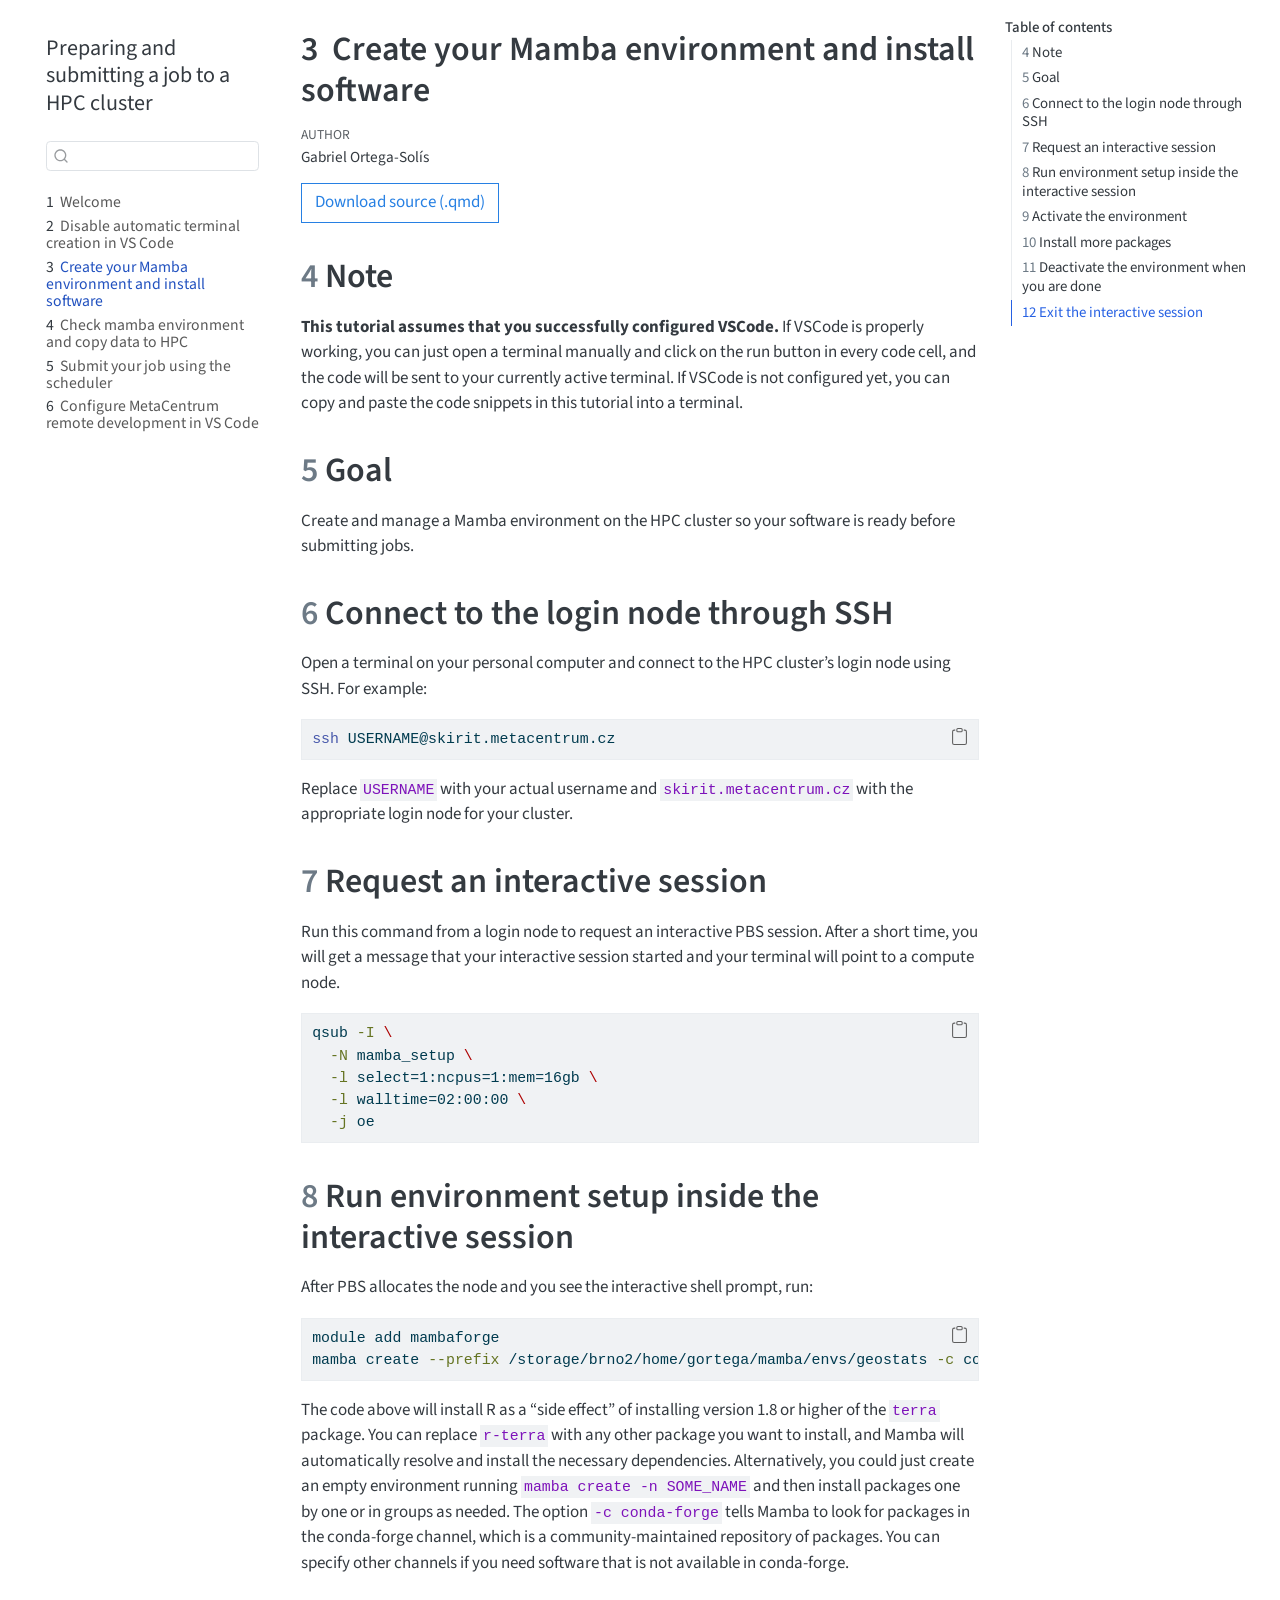
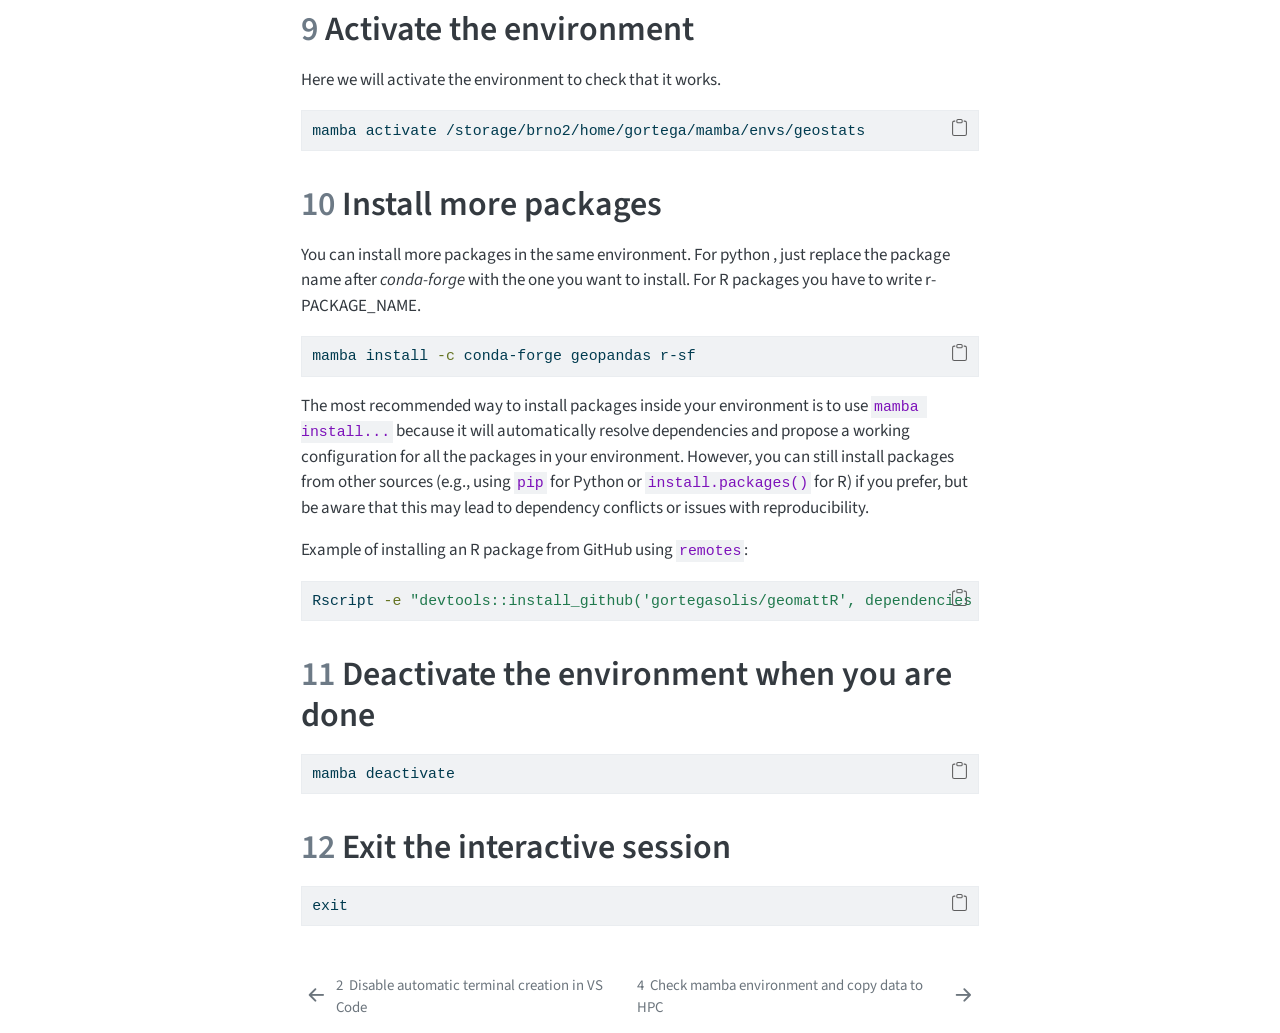
<file: docs/2_HPC_setup.html>
<!DOCTYPE html>
<html xmlns="http://www.w3.org/1999/xhtml" lang="en" xml:lang="en"><head>

<meta charset="utf-8">
<meta name="generator" content="quarto-1.8.27">

<meta name="viewport" content="width=device-width, initial-scale=1.0, user-scalable=yes">

<meta name="author" content="Gabriel Ortega-Solís">

<title>3&nbsp; Create your Mamba environment and install software – Preparing and submitting a job to a HPC cluster</title>
<style>
code{white-space: pre-wrap;}
span.smallcaps{font-variant: small-caps;}
div.columns{display: flex; gap: min(4vw, 1.5em);}
div.column{flex: auto; overflow-x: auto;}
div.hanging-indent{margin-left: 1.5em; text-indent: -1.5em;}
ul.task-list{list-style: none;}
ul.task-list li input[type="checkbox"] {
  width: 0.8em;
  margin: 0 0.8em 0.2em -1em; /* quarto-specific, see https://github.com/quarto-dev/quarto-cli/issues/4556 */ 
  vertical-align: middle;
}
/* CSS for syntax highlighting */
html { -webkit-text-size-adjust: 100%; }
pre > code.sourceCode { white-space: pre; position: relative; }
pre > code.sourceCode > span { display: inline-block; line-height: 1.25; }
pre > code.sourceCode > span:empty { height: 1.2em; }
.sourceCode { overflow: visible; }
code.sourceCode > span { color: inherit; text-decoration: inherit; }
div.sourceCode { margin: 1em 0; }
pre.sourceCode { margin: 0; }
@media screen {
div.sourceCode { overflow: auto; }
}
@media print {
pre > code.sourceCode { white-space: pre-wrap; }
pre > code.sourceCode > span { text-indent: -5em; padding-left: 5em; }
}
pre.numberSource code
  { counter-reset: source-line 0; }
pre.numberSource code > span
  { position: relative; left: -4em; counter-increment: source-line; }
pre.numberSource code > span > a:first-child::before
  { content: counter(source-line);
    position: relative; left: -1em; text-align: right; vertical-align: baseline;
    border: none; display: inline-block;
    -webkit-touch-callout: none; -webkit-user-select: none;
    -khtml-user-select: none; -moz-user-select: none;
    -ms-user-select: none; user-select: none;
    padding: 0 4px; width: 4em;
  }
pre.numberSource { margin-left: 3em;  padding-left: 4px; }
div.sourceCode
  {   }
@media screen {
pre > code.sourceCode > span > a:first-child::before { text-decoration: underline; }
}
</style>


<script src="site_libs/quarto-nav/quarto-nav.js"></script>
<script src="site_libs/quarto-nav/headroom.min.js"></script>
<script src="site_libs/clipboard/clipboard.min.js"></script>
<script src="site_libs/quarto-search/autocomplete.umd.js"></script>
<script src="site_libs/quarto-search/fuse.min.js"></script>
<script src="site_libs/quarto-search/quarto-search.js"></script>
<meta name="quarto:offset" content="./">
<link href="./3_check_mamba_env_and_copy_data_to_HPC.html" rel="next">
<link href="./1_disable_automatic_terminals.html" rel="prev">
<script src="site_libs/quarto-html/quarto.js" type="module"></script>
<script src="site_libs/quarto-html/tabsets/tabsets.js" type="module"></script>
<script src="site_libs/quarto-html/axe/axe-check.js" type="module"></script>
<script src="site_libs/quarto-html/popper.min.js"></script>
<script src="site_libs/quarto-html/tippy.umd.min.js"></script>
<script src="site_libs/quarto-html/anchor.min.js"></script>
<link href="site_libs/quarto-html/tippy.css" rel="stylesheet">
<link href="site_libs/quarto-html/quarto-syntax-highlighting-ed96de9b727972fe78a7b5d16c58bf87.css" rel="stylesheet" id="quarto-text-highlighting-styles">
<script src="site_libs/bootstrap/bootstrap.min.js"></script>
<link href="site_libs/bootstrap/bootstrap-icons.css" rel="stylesheet">
<link href="site_libs/bootstrap/bootstrap-9066ee856649dc29ddc1f39264bb5a32.min.css" rel="stylesheet" append-hash="true" id="quarto-bootstrap" data-mode="light">
<script id="quarto-search-options" type="application/json">{
  "location": "sidebar",
  "copy-button": false,
  "collapse-after": 3,
  "panel-placement": "start",
  "type": "textbox",
  "limit": 50,
  "keyboard-shortcut": [
    "f",
    "/",
    "s"
  ],
  "show-item-context": false,
  "language": {
    "search-no-results-text": "No results",
    "search-matching-documents-text": "matching documents",
    "search-copy-link-title": "Copy link to search",
    "search-hide-matches-text": "Hide additional matches",
    "search-more-match-text": "more match in this document",
    "search-more-matches-text": "more matches in this document",
    "search-clear-button-title": "Clear",
    "search-text-placeholder": "",
    "search-detached-cancel-button-title": "Cancel",
    "search-submit-button-title": "Submit",
    "search-label": "Search"
  }
}</script>


</head>

<body class="nav-sidebar floating quarto-light">

<div id="quarto-search-results"></div>
  <header id="quarto-header" class="headroom fixed-top">
  <nav class="quarto-secondary-nav">
    <div class="container-fluid d-flex">
      <button type="button" class="quarto-btn-toggle btn" data-bs-toggle="collapse" role="button" data-bs-target=".quarto-sidebar-collapse-item" aria-controls="quarto-sidebar" aria-expanded="false" aria-label="Toggle sidebar navigation" onclick="if (window.quartoToggleHeadroom) { window.quartoToggleHeadroom(); }">
        <i class="bi bi-layout-text-sidebar-reverse"></i>
      </button>
        <nav class="quarto-page-breadcrumbs" aria-label="breadcrumb"><ol class="breadcrumb"><li class="breadcrumb-item"><a href="./2_HPC_setup.html"><span class="chapter-number">3</span>&nbsp; <span class="chapter-title">Create your Mamba environment and install software</span></a></li></ol></nav>
        <a class="flex-grow-1" role="navigation" data-bs-toggle="collapse" data-bs-target=".quarto-sidebar-collapse-item" aria-controls="quarto-sidebar" aria-expanded="false" aria-label="Toggle sidebar navigation" onclick="if (window.quartoToggleHeadroom) { window.quartoToggleHeadroom(); }">      
        </a>
      <button type="button" class="btn quarto-search-button" aria-label="Search" onclick="window.quartoOpenSearch();">
        <i class="bi bi-search"></i>
      </button>
    </div>
  </nav>
</header>
<!-- content -->
<div id="quarto-content" class="quarto-container page-columns page-rows-contents page-layout-article">
<!-- sidebar -->
  <nav id="quarto-sidebar" class="sidebar collapse collapse-horizontal quarto-sidebar-collapse-item sidebar-navigation floating overflow-auto">
    <div class="pt-lg-2 mt-2 text-left sidebar-header">
    <div class="sidebar-title mb-0 py-0">
      <a href="./">Preparing and submitting a job to a HPC cluster</a> 
    </div>
      </div>
        <div class="mt-2 flex-shrink-0 align-items-center">
        <div class="sidebar-search">
        <div id="quarto-search" class="" title="Search"></div>
        </div>
        </div>
    <div class="sidebar-menu-container"> 
    <ul class="list-unstyled mt-1">
        <li class="sidebar-item">
  <div class="sidebar-item-container"> 
  <a href="./index.html" class="sidebar-item-text sidebar-link">
 <span class="menu-text"><span class="chapter-number">1</span>&nbsp; <span class="chapter-title">Welcome</span></span></a>
  </div>
</li>
        <li class="sidebar-item">
  <div class="sidebar-item-container"> 
  <a href="./1_disable_automatic_terminals.html" class="sidebar-item-text sidebar-link">
 <span class="menu-text"><span class="chapter-number">2</span>&nbsp; <span class="chapter-title">Disable automatic terminal creation in VS Code</span></span></a>
  </div>
</li>
        <li class="sidebar-item">
  <div class="sidebar-item-container"> 
  <a href="./2_HPC_setup.html" class="sidebar-item-text sidebar-link active">
 <span class="menu-text"><span class="chapter-number">3</span>&nbsp; <span class="chapter-title">Create your Mamba environment and install software</span></span></a>
  </div>
</li>
        <li class="sidebar-item">
  <div class="sidebar-item-container"> 
  <a href="./3_check_mamba_env_and_copy_data_to_HPC.html" class="sidebar-item-text sidebar-link">
 <span class="menu-text"><span class="chapter-number">4</span>&nbsp; <span class="chapter-title">Check mamba environment and copy data to HPC</span></span></a>
  </div>
</li>
        <li class="sidebar-item">
  <div class="sidebar-item-container"> 
  <a href="./4_submit_a_job.html" class="sidebar-item-text sidebar-link">
 <span class="menu-text"><span class="chapter-number">5</span>&nbsp; <span class="chapter-title">Submit your job using the scheduler</span></span></a>
  </div>
</li>
        <li class="sidebar-item">
  <div class="sidebar-item-container"> 
  <a href="./5_vscode_metacentrum_setup.html" class="sidebar-item-text sidebar-link">
 <span class="menu-text"><span class="chapter-number">6</span>&nbsp; <span class="chapter-title">Configure MetaCentrum remote development in VS Code</span></span></a>
  </div>
</li>
    </ul>
    </div>
</nav>
<div id="quarto-sidebar-glass" class="quarto-sidebar-collapse-item" data-bs-toggle="collapse" data-bs-target=".quarto-sidebar-collapse-item"></div>
<!-- margin-sidebar -->
    <div id="quarto-margin-sidebar" class="sidebar margin-sidebar">
        <nav id="TOC" role="doc-toc" class="toc-active">
    <h2 id="toc-title">Table of contents</h2>
   
  <ul>
  <li><a href="#note" id="toc-note" class="nav-link active" data-scroll-target="#note"><span class="header-section-number">4</span> Note</a></li>
  <li><a href="#goal" id="toc-goal" class="nav-link" data-scroll-target="#goal"><span class="header-section-number">5</span> Goal</a></li>
  <li><a href="#connect-to-the-login-node-through-ssh" id="toc-connect-to-the-login-node-through-ssh" class="nav-link" data-scroll-target="#connect-to-the-login-node-through-ssh"><span class="header-section-number">6</span> Connect to the login node through SSH</a></li>
  <li><a href="#request-an-interactive-session" id="toc-request-an-interactive-session" class="nav-link" data-scroll-target="#request-an-interactive-session"><span class="header-section-number">7</span> Request an interactive session</a></li>
  <li><a href="#run-environment-setup-inside-the-interactive-session" id="toc-run-environment-setup-inside-the-interactive-session" class="nav-link" data-scroll-target="#run-environment-setup-inside-the-interactive-session"><span class="header-section-number">8</span> Run environment setup inside the interactive session</a></li>
  <li><a href="#activate-the-environment" id="toc-activate-the-environment" class="nav-link" data-scroll-target="#activate-the-environment"><span class="header-section-number">9</span> Activate the environment</a></li>
  <li><a href="#install-more-packages" id="toc-install-more-packages" class="nav-link" data-scroll-target="#install-more-packages"><span class="header-section-number">10</span> Install more packages</a></li>
  <li><a href="#deactivate-the-environment-when-you-are-done" id="toc-deactivate-the-environment-when-you-are-done" class="nav-link" data-scroll-target="#deactivate-the-environment-when-you-are-done"><span class="header-section-number">11</span> Deactivate the environment when you are done</a></li>
  <li><a href="#exit-the-interactive-session" id="toc-exit-the-interactive-session" class="nav-link" data-scroll-target="#exit-the-interactive-session"><span class="header-section-number">12</span> Exit the interactive session</a></li>
  </ul>
</nav>
    </div>
<!-- main -->
<main class="content" id="quarto-document-content">

<header id="title-block-header" class="quarto-title-block default">
<div class="quarto-title">
<h1 class="title"><span class="chapter-number">3</span>&nbsp; <span class="chapter-title">Create your Mamba environment and install software</span></h1>
</div>



<div class="quarto-title-meta">

    <div>
    <div class="quarto-title-meta-heading">Author</div>
    <div class="quarto-title-meta-contents">
             <p>Gabriel Ortega-Solís </p>
          </div>
  </div>
    
  
    
  </div>
  


</header>


<section id="note" class="level1" data-number="4">
<h1 data-number="4"><span class="header-section-number">4</span> Note</h1>
<p><strong>This tutorial assumes that you successfully configured VSCode.</strong> If VSCode is properly working, you can just open a terminal manually and click on the run button in every code cell, and the code will be sent to your currently active terminal. If VSCode is not configured yet, you can copy and paste the code snippets in this tutorial into a terminal.</p>
</section>
<section id="goal" class="level1" data-number="5">
<h1 data-number="5"><span class="header-section-number">5</span> Goal</h1>
<p>Create and manage a Mamba environment on the HPC cluster so your software is ready before submitting jobs.</p>
</section>
<section id="connect-to-the-login-node-through-ssh" class="level1" data-number="6">
<h1 data-number="6"><span class="header-section-number">6</span> Connect to the login node through SSH</h1>
<p>Open a terminal on your personal computer and connect to the HPC cluster’s login node using SSH. For example:</p>
<div class="code-copy-outer-scaffold"><div class="sourceCode" id="cb1"><pre class="sourceCode bash code-with-copy"><code class="sourceCode bash"><span id="cb1-1"><a href="#cb1-1" aria-hidden="true" tabindex="-1"></a><span class="fu">ssh</span> USERNAME@skirit.metacentrum.cz</span></code></pre></div><button title="Copy to Clipboard" class="code-copy-button"><i class="bi"></i></button></div>
<p>Replace <code>USERNAME</code> with your actual username and <code>skirit.metacentrum.cz</code> with the appropriate login node for your cluster.</p>
</section>
<section id="request-an-interactive-session" class="level1" data-number="7">
<h1 data-number="7"><span class="header-section-number">7</span> Request an interactive session</h1>
<p>Run this command from a login node to request an interactive PBS session. After a short time, you will get a message that your interactive session started and your terminal will point to a compute node.</p>
<div class="code-copy-outer-scaffold"><div class="sourceCode" id="cb2"><pre class="sourceCode bash code-with-copy"><code class="sourceCode bash"><span id="cb2-1"><a href="#cb2-1" aria-hidden="true" tabindex="-1"></a><span class="ex">qsub</span> <span class="at">-I</span> <span class="dt">\</span></span>
<span id="cb2-2"><a href="#cb2-2" aria-hidden="true" tabindex="-1"></a>  <span class="at">-N</span> mamba_setup <span class="dt">\</span></span>
<span id="cb2-3"><a href="#cb2-3" aria-hidden="true" tabindex="-1"></a>  <span class="at">-l</span> select=1:ncpus=1:mem=16gb <span class="dt">\</span></span>
<span id="cb2-4"><a href="#cb2-4" aria-hidden="true" tabindex="-1"></a>  <span class="at">-l</span> walltime=02:00:00 <span class="dt">\</span></span>
<span id="cb2-5"><a href="#cb2-5" aria-hidden="true" tabindex="-1"></a>  <span class="at">-j</span> oe</span></code></pre></div><button title="Copy to Clipboard" class="code-copy-button"><i class="bi"></i></button></div>
</section>
<section id="run-environment-setup-inside-the-interactive-session" class="level1" data-number="8">
<h1 data-number="8"><span class="header-section-number">8</span> Run environment setup inside the interactive session</h1>
<p>After PBS allocates the node and you see the interactive shell prompt, run:</p>
<div class="code-copy-outer-scaffold"><div class="sourceCode" id="cb3"><pre class="sourceCode bash code-with-copy"><code class="sourceCode bash"><span id="cb3-1"><a href="#cb3-1" aria-hidden="true" tabindex="-1"></a><span class="ex">module</span> add mambaforge</span>
<span id="cb3-2"><a href="#cb3-2" aria-hidden="true" tabindex="-1"></a><span class="ex">mamba</span> create <span class="at">--prefix</span> /storage/brno2/home/gortega/mamba/envs/geostats <span class="at">-c</span> conda-forge <span class="st">"r-terra&gt;=1.8"</span></span></code></pre></div><button title="Copy to Clipboard" class="code-copy-button"><i class="bi"></i></button></div>
<p>The code above will install R as a “side effect” of installing version 1.8 or higher of the <code>terra</code> package. You can replace <code>r-terra</code> with any other package you want to install, and Mamba will automatically resolve and install the necessary dependencies. Alternatively, you could just create an empty environment running <code>mamba create -n SOME_NAME</code> and then install packages one by one or in groups as needed. The option <code>-c conda-forge</code> tells Mamba to look for packages in the conda-forge channel, which is a community-maintained repository of packages. You can specify other channels if you need software that is not available in conda-forge.</p>
</section>
<section id="activate-the-environment" class="level1" data-number="9">
<h1 data-number="9"><span class="header-section-number">9</span> Activate the environment</h1>
<p>Here we will activate the environment to check that it works.</p>
<div class="code-copy-outer-scaffold"><div class="sourceCode" id="cb4"><pre class="sourceCode bash code-with-copy"><code class="sourceCode bash"><span id="cb4-1"><a href="#cb4-1" aria-hidden="true" tabindex="-1"></a><span class="ex">mamba</span> activate /storage/brno2/home/gortega/mamba/envs/geostats</span></code></pre></div><button title="Copy to Clipboard" class="code-copy-button"><i class="bi"></i></button></div>
</section>
<section id="install-more-packages" class="level1" data-number="10">
<h1 data-number="10"><span class="header-section-number">10</span> Install more packages</h1>
<p>You can install more packages in the same environment. For python , just replace the package name after <em>conda-forge</em> with the one you want to install. For R packages you have to write r-PACKAGE_NAME.</p>
<div class="code-copy-outer-scaffold"><div class="sourceCode" id="cb5"><pre class="sourceCode bash code-with-copy"><code class="sourceCode bash"><span id="cb5-1"><a href="#cb5-1" aria-hidden="true" tabindex="-1"></a><span class="ex">mamba</span> install <span class="at">-c</span> conda-forge geopandas r-sf</span></code></pre></div><button title="Copy to Clipboard" class="code-copy-button"><i class="bi"></i></button></div>
<p>The most recommended way to install packages inside your environment is to use <code>mamba install...</code> because it will automatically resolve dependencies and propose a working configuration for all the packages in your environment. However, you can still install packages from other sources (e.g., using <code>pip</code> for Python or <code>install.packages()</code> for R) if you prefer, but be aware that this may lead to dependency conflicts or issues with reproducibility.</p>
<p>Example of installing an R package from GitHub using <code>remotes</code>:</p>
<div class="code-copy-outer-scaffold"><div class="sourceCode" id="cb6"><pre class="sourceCode bash code-with-copy"><code class="sourceCode bash"><span id="cb6-1"><a href="#cb6-1" aria-hidden="true" tabindex="-1"></a><span class="ex">Rscript</span> <span class="at">-e</span> <span class="st">"devtools::install_github('gortegasolis/geomattR', dependencies = FALSE, upgrade = 'never', force = TRUE)"</span></span></code></pre></div><button title="Copy to Clipboard" class="code-copy-button"><i class="bi"></i></button></div>
</section>
<section id="deactivate-the-environment-when-you-are-done" class="level1" data-number="11">
<h1 data-number="11"><span class="header-section-number">11</span> Deactivate the environment when you are done</h1>
<div class="code-copy-outer-scaffold"><div class="sourceCode" id="cb7"><pre class="sourceCode bash code-with-copy"><code class="sourceCode bash"><span id="cb7-1"><a href="#cb7-1" aria-hidden="true" tabindex="-1"></a><span class="ex">mamba</span> deactivate</span></code></pre></div><button title="Copy to Clipboard" class="code-copy-button"><i class="bi"></i></button></div>
</section>
<section id="exit-the-interactive-session" class="level1" data-number="12">
<h1 data-number="12"><span class="header-section-number">12</span> Exit the interactive session</h1>
<div class="code-copy-outer-scaffold"><div class="sourceCode" id="cb8"><pre class="sourceCode bash code-with-copy"><code class="sourceCode bash"><span id="cb8-1"><a href="#cb8-1" aria-hidden="true" tabindex="-1"></a><span class="bu">exit</span></span></code></pre></div><button title="Copy to Clipboard" class="code-copy-button"><i class="bi"></i></button></div>


</section>

</main> <!-- /main -->
<div id="download-qmd-wrap" style="margin-top: 2rem;"></div>

<script>
document.addEventListener("DOMContentLoaded", () => {
  const path = window.location.pathname;
  const htmlFile = path.split("/").pop() || "index.html";
  const qmdFile = htmlFile.replace(/\.html?$/, ".qmd");

  const a = document.createElement("a");
  a.href = qmdFile;
  a.textContent = "Download source (.qmd)";
  a.setAttribute("download", "");
  a.className = "btn btn-outline-primary";

  const wrap = document.getElementById("download-qmd-wrap");
  if (!wrap) return;

  wrap.style.marginTop = "0.75rem";
  wrap.appendChild(a);

  // Prefer placement near title/author metadata on Quarto book pages.
  const titleMeta = document.querySelector("#title-block-header .quarto-title-meta");
  if (titleMeta) {
    titleMeta.insertAdjacentElement("afterend", wrap);
    return;
  }

  const titleHeader = document.getElementById("title-block-header");
  if (titleHeader) {
    titleHeader.appendChild(wrap);
  }
});
</script>
<script id="quarto-html-after-body" type="application/javascript">
  window.document.addEventListener("DOMContentLoaded", function (event) {
    const icon = "";
    const anchorJS = new window.AnchorJS();
    anchorJS.options = {
      placement: 'right',
      icon: icon
    };
    anchorJS.add('.anchored');
    const isCodeAnnotation = (el) => {
      for (const clz of el.classList) {
        if (clz.startsWith('code-annotation-')) {                     
          return true;
        }
      }
      return false;
    }
    const onCopySuccess = function(e) {
      // button target
      const button = e.trigger;
      // don't keep focus
      button.blur();
      // flash "checked"
      button.classList.add('code-copy-button-checked');
      var currentTitle = button.getAttribute("title");
      button.setAttribute("title", "Copied!");
      let tooltip;
      if (window.bootstrap) {
        button.setAttribute("data-bs-toggle", "tooltip");
        button.setAttribute("data-bs-placement", "left");
        button.setAttribute("data-bs-title", "Copied!");
        tooltip = new bootstrap.Tooltip(button, 
          { trigger: "manual", 
            customClass: "code-copy-button-tooltip",
            offset: [0, -8]});
        tooltip.show();    
      }
      setTimeout(function() {
        if (tooltip) {
          tooltip.hide();
          button.removeAttribute("data-bs-title");
          button.removeAttribute("data-bs-toggle");
          button.removeAttribute("data-bs-placement");
        }
        button.setAttribute("title", currentTitle);
        button.classList.remove('code-copy-button-checked');
      }, 1000);
      // clear code selection
      e.clearSelection();
    }
    const getTextToCopy = function(trigger) {
      const outerScaffold = trigger.parentElement.cloneNode(true);
      const codeEl = outerScaffold.querySelector('code');
      for (const childEl of codeEl.children) {
        if (isCodeAnnotation(childEl)) {
          childEl.remove();
        }
      }
      return codeEl.innerText;
    }
    const clipboard = new window.ClipboardJS('.code-copy-button:not([data-in-quarto-modal])', {
      text: getTextToCopy
    });
    clipboard.on('success', onCopySuccess);
    if (window.document.getElementById('quarto-embedded-source-code-modal')) {
      const clipboardModal = new window.ClipboardJS('.code-copy-button[data-in-quarto-modal]', {
        text: getTextToCopy,
        container: window.document.getElementById('quarto-embedded-source-code-modal')
      });
      clipboardModal.on('success', onCopySuccess);
    }
      var localhostRegex = new RegExp(/^(?:http|https):\/\/localhost\:?[0-9]*\//);
      var mailtoRegex = new RegExp(/^mailto:/);
        var filterRegex = new RegExp('/' + window.location.host + '/');
      var isInternal = (href) => {
          return filterRegex.test(href) || localhostRegex.test(href) || mailtoRegex.test(href);
      }
      // Inspect non-navigation links and adorn them if external
     var links = window.document.querySelectorAll('a[href]:not(.nav-link):not(.navbar-brand):not(.toc-action):not(.sidebar-link):not(.sidebar-item-toggle):not(.pagination-link):not(.no-external):not([aria-hidden]):not(.dropdown-item):not(.quarto-navigation-tool):not(.about-link)');
      for (var i=0; i<links.length; i++) {
        const link = links[i];
        if (!isInternal(link.href)) {
          // undo the damage that might have been done by quarto-nav.js in the case of
          // links that we want to consider external
          if (link.dataset.originalHref !== undefined) {
            link.href = link.dataset.originalHref;
          }
        }
      }
    function tippyHover(el, contentFn, onTriggerFn, onUntriggerFn) {
      const config = {
        allowHTML: true,
        maxWidth: 500,
        delay: 100,
        arrow: false,
        appendTo: function(el) {
            return el.parentElement;
        },
        interactive: true,
        interactiveBorder: 10,
        theme: 'quarto',
        placement: 'bottom-start',
      };
      if (contentFn) {
        config.content = contentFn;
      }
      if (onTriggerFn) {
        config.onTrigger = onTriggerFn;
      }
      if (onUntriggerFn) {
        config.onUntrigger = onUntriggerFn;
      }
      window.tippy(el, config); 
    }
    const noterefs = window.document.querySelectorAll('a[role="doc-noteref"]');
    for (var i=0; i<noterefs.length; i++) {
      const ref = noterefs[i];
      tippyHover(ref, function() {
        // use id or data attribute instead here
        let href = ref.getAttribute('data-footnote-href') || ref.getAttribute('href');
        try { href = new URL(href).hash; } catch {}
        const id = href.replace(/^#\/?/, "");
        const note = window.document.getElementById(id);
        if (note) {
          return note.innerHTML;
        } else {
          return "";
        }
      });
    }
    const xrefs = window.document.querySelectorAll('a.quarto-xref');
    const processXRef = (id, note) => {
      // Strip column container classes
      const stripColumnClz = (el) => {
        el.classList.remove("page-full", "page-columns");
        if (el.children) {
          for (const child of el.children) {
            stripColumnClz(child);
          }
        }
      }
      stripColumnClz(note)
      if (id === null || id.startsWith('sec-')) {
        // Special case sections, only their first couple elements
        const container = document.createElement("div");
        if (note.children && note.children.length > 2) {
          container.appendChild(note.children[0].cloneNode(true));
          for (let i = 1; i < note.children.length; i++) {
            const child = note.children[i];
            if (child.tagName === "P" && child.innerText === "") {
              continue;
            } else {
              container.appendChild(child.cloneNode(true));
              break;
            }
          }
          if (window.Quarto?.typesetMath) {
            window.Quarto.typesetMath(container);
          }
          return container.innerHTML
        } else {
          if (window.Quarto?.typesetMath) {
            window.Quarto.typesetMath(note);
          }
          return note.innerHTML;
        }
      } else {
        // Remove any anchor links if they are present
        const anchorLink = note.querySelector('a.anchorjs-link');
        if (anchorLink) {
          anchorLink.remove();
        }
        if (window.Quarto?.typesetMath) {
          window.Quarto.typesetMath(note);
        }
        if (note.classList.contains("callout")) {
          return note.outerHTML;
        } else {
          return note.innerHTML;
        }
      }
    }
    for (var i=0; i<xrefs.length; i++) {
      const xref = xrefs[i];
      tippyHover(xref, undefined, function(instance) {
        instance.disable();
        let url = xref.getAttribute('href');
        let hash = undefined; 
        if (url.startsWith('#')) {
          hash = url;
        } else {
          try { hash = new URL(url).hash; } catch {}
        }
        if (hash) {
          const id = hash.replace(/^#\/?/, "");
          const note = window.document.getElementById(id);
          if (note !== null) {
            try {
              const html = processXRef(id, note.cloneNode(true));
              instance.setContent(html);
            } finally {
              instance.enable();
              instance.show();
            }
          } else {
            // See if we can fetch this
            fetch(url.split('#')[0])
            .then(res => res.text())
            .then(html => {
              const parser = new DOMParser();
              const htmlDoc = parser.parseFromString(html, "text/html");
              const note = htmlDoc.getElementById(id);
              if (note !== null) {
                const html = processXRef(id, note);
                instance.setContent(html);
              } 
            }).finally(() => {
              instance.enable();
              instance.show();
            });
          }
        } else {
          // See if we can fetch a full url (with no hash to target)
          // This is a special case and we should probably do some content thinning / targeting
          fetch(url)
          .then(res => res.text())
          .then(html => {
            const parser = new DOMParser();
            const htmlDoc = parser.parseFromString(html, "text/html");
            const note = htmlDoc.querySelector('main.content');
            if (note !== null) {
              // This should only happen for chapter cross references
              // (since there is no id in the URL)
              // remove the first header
              if (note.children.length > 0 && note.children[0].tagName === "HEADER") {
                note.children[0].remove();
              }
              const html = processXRef(null, note);
              instance.setContent(html);
            } 
          }).finally(() => {
            instance.enable();
            instance.show();
          });
        }
      }, function(instance) {
      });
    }
        let selectedAnnoteEl;
        const selectorForAnnotation = ( cell, annotation) => {
          let cellAttr = 'data-code-cell="' + cell + '"';
          let lineAttr = 'data-code-annotation="' +  annotation + '"';
          const selector = 'span[' + cellAttr + '][' + lineAttr + ']';
          return selector;
        }
        const selectCodeLines = (annoteEl) => {
          const doc = window.document;
          const targetCell = annoteEl.getAttribute("data-target-cell");
          const targetAnnotation = annoteEl.getAttribute("data-target-annotation");
          const annoteSpan = window.document.querySelector(selectorForAnnotation(targetCell, targetAnnotation));
          const lines = annoteSpan.getAttribute("data-code-lines").split(",");
          const lineIds = lines.map((line) => {
            return targetCell + "-" + line;
          })
          let top = null;
          let height = null;
          let parent = null;
          if (lineIds.length > 0) {
              //compute the position of the single el (top and bottom and make a div)
              const el = window.document.getElementById(lineIds[0]);
              top = el.offsetTop;
              height = el.offsetHeight;
              parent = el.parentElement.parentElement;
            if (lineIds.length > 1) {
              const lastEl = window.document.getElementById(lineIds[lineIds.length - 1]);
              const bottom = lastEl.offsetTop + lastEl.offsetHeight;
              height = bottom - top;
            }
            if (top !== null && height !== null && parent !== null) {
              // cook up a div (if necessary) and position it 
              let div = window.document.getElementById("code-annotation-line-highlight");
              if (div === null) {
                div = window.document.createElement("div");
                div.setAttribute("id", "code-annotation-line-highlight");
                div.style.position = 'absolute';
                parent.appendChild(div);
              }
              div.style.top = top - 2 + "px";
              div.style.height = height + 4 + "px";
              div.style.left = 0;
              let gutterDiv = window.document.getElementById("code-annotation-line-highlight-gutter");
              if (gutterDiv === null) {
                gutterDiv = window.document.createElement("div");
                gutterDiv.setAttribute("id", "code-annotation-line-highlight-gutter");
                gutterDiv.style.position = 'absolute';
                const codeCell = window.document.getElementById(targetCell);
                const gutter = codeCell.querySelector('.code-annotation-gutter');
                gutter.appendChild(gutterDiv);
              }
              gutterDiv.style.top = top - 2 + "px";
              gutterDiv.style.height = height + 4 + "px";
            }
            selectedAnnoteEl = annoteEl;
          }
        };
        const unselectCodeLines = () => {
          const elementsIds = ["code-annotation-line-highlight", "code-annotation-line-highlight-gutter"];
          elementsIds.forEach((elId) => {
            const div = window.document.getElementById(elId);
            if (div) {
              div.remove();
            }
          });
          selectedAnnoteEl = undefined;
        };
          // Handle positioning of the toggle
      window.addEventListener(
        "resize",
        throttle(() => {
          elRect = undefined;
          if (selectedAnnoteEl) {
            selectCodeLines(selectedAnnoteEl);
          }
        }, 10)
      );
      function throttle(fn, ms) {
      let throttle = false;
      let timer;
        return (...args) => {
          if(!throttle) { // first call gets through
              fn.apply(this, args);
              throttle = true;
          } else { // all the others get throttled
              if(timer) clearTimeout(timer); // cancel #2
              timer = setTimeout(() => {
                fn.apply(this, args);
                timer = throttle = false;
              }, ms);
          }
        };
      }
        // Attach click handler to the DT
        const annoteDls = window.document.querySelectorAll('dt[data-target-cell]');
        for (const annoteDlNode of annoteDls) {
          annoteDlNode.addEventListener('click', (event) => {
            const clickedEl = event.target;
            if (clickedEl !== selectedAnnoteEl) {
              unselectCodeLines();
              const activeEl = window.document.querySelector('dt[data-target-cell].code-annotation-active');
              if (activeEl) {
                activeEl.classList.remove('code-annotation-active');
              }
              selectCodeLines(clickedEl);
              clickedEl.classList.add('code-annotation-active');
            } else {
              // Unselect the line
              unselectCodeLines();
              clickedEl.classList.remove('code-annotation-active');
            }
          });
        }
    const findCites = (el) => {
      const parentEl = el.parentElement;
      if (parentEl) {
        const cites = parentEl.dataset.cites;
        if (cites) {
          return {
            el,
            cites: cites.split(' ')
          };
        } else {
          return findCites(el.parentElement)
        }
      } else {
        return undefined;
      }
    };
    var bibliorefs = window.document.querySelectorAll('a[role="doc-biblioref"]');
    for (var i=0; i<bibliorefs.length; i++) {
      const ref = bibliorefs[i];
      const citeInfo = findCites(ref);
      if (citeInfo) {
        tippyHover(citeInfo.el, function() {
          var popup = window.document.createElement('div');
          citeInfo.cites.forEach(function(cite) {
            var citeDiv = window.document.createElement('div');
            citeDiv.classList.add('hanging-indent');
            citeDiv.classList.add('csl-entry');
            var biblioDiv = window.document.getElementById('ref-' + cite);
            if (biblioDiv) {
              citeDiv.innerHTML = biblioDiv.innerHTML;
            }
            popup.appendChild(citeDiv);
          });
          return popup.innerHTML;
        });
      }
    }
  });
  </script>
<nav class="page-navigation">
  <div class="nav-page nav-page-previous">
      <a href="./1_disable_automatic_terminals.html" class="pagination-link" aria-label="Disable automatic terminal creation in VS Code">
        <i class="bi bi-arrow-left-short"></i> <span class="nav-page-text"><span class="chapter-number">2</span>&nbsp; <span class="chapter-title">Disable automatic terminal creation in VS Code</span></span>
      </a>          
  </div>
  <div class="nav-page nav-page-next">
      <a href="./3_check_mamba_env_and_copy_data_to_HPC.html" class="pagination-link" aria-label="Check mamba environment and copy data to HPC">
        <span class="nav-page-text"><span class="chapter-number">4</span>&nbsp; <span class="chapter-title">Check mamba environment and copy data to HPC</span></span> <i class="bi bi-arrow-right-short"></i>
      </a>
  </div>
</nav>
</div> <!-- /content -->




</body></html>
</file>
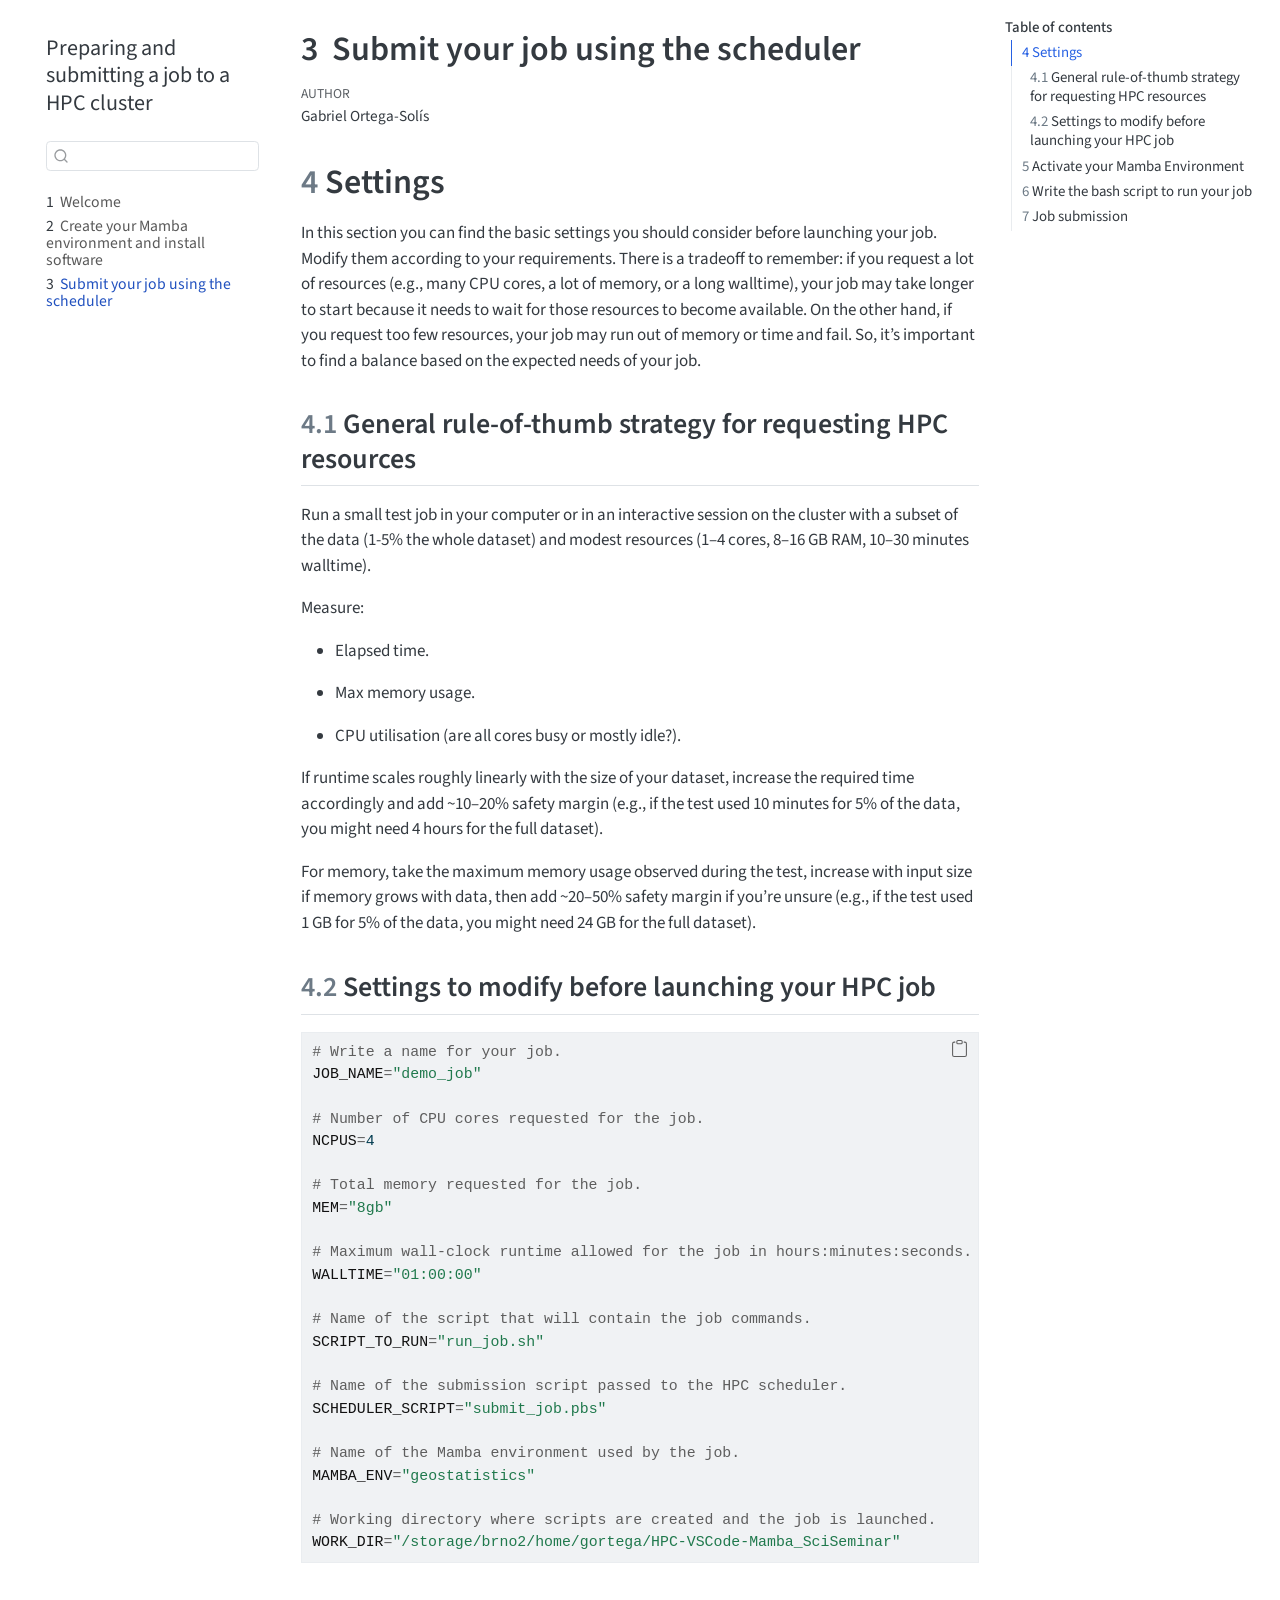
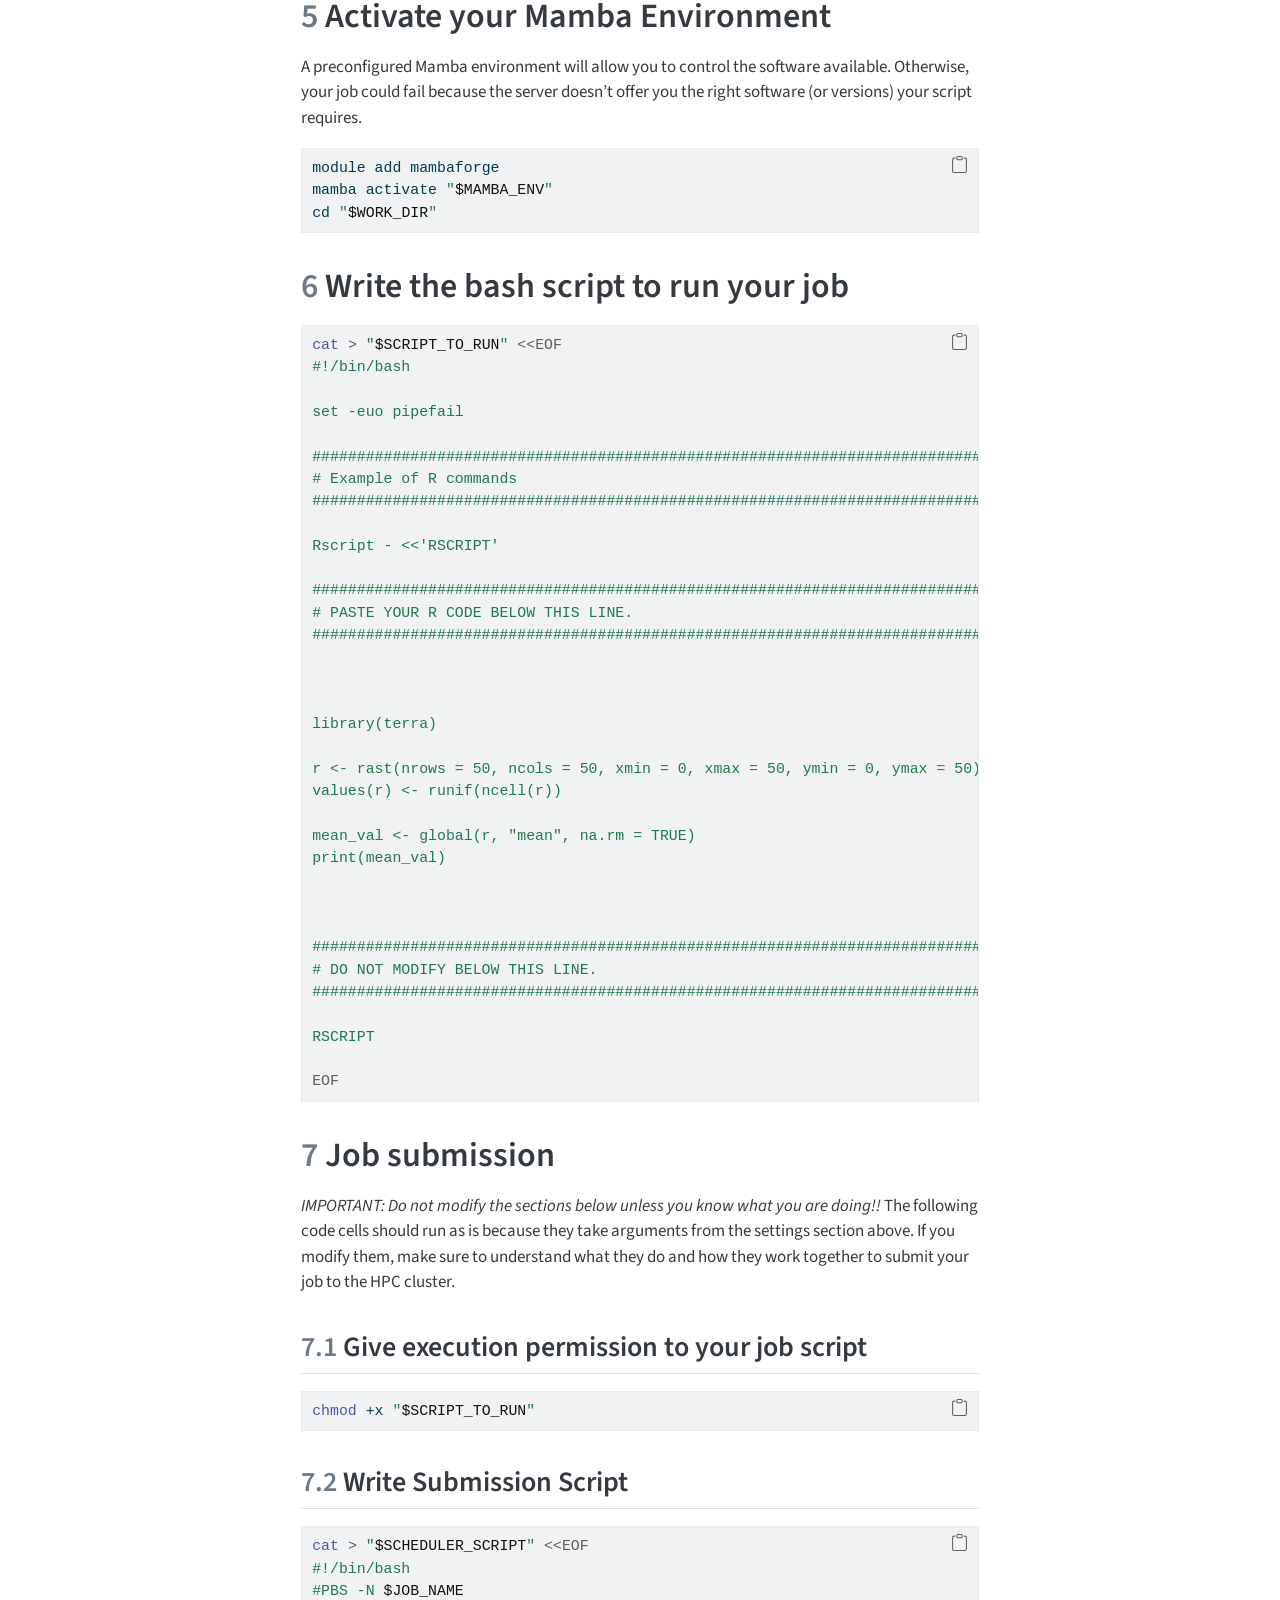
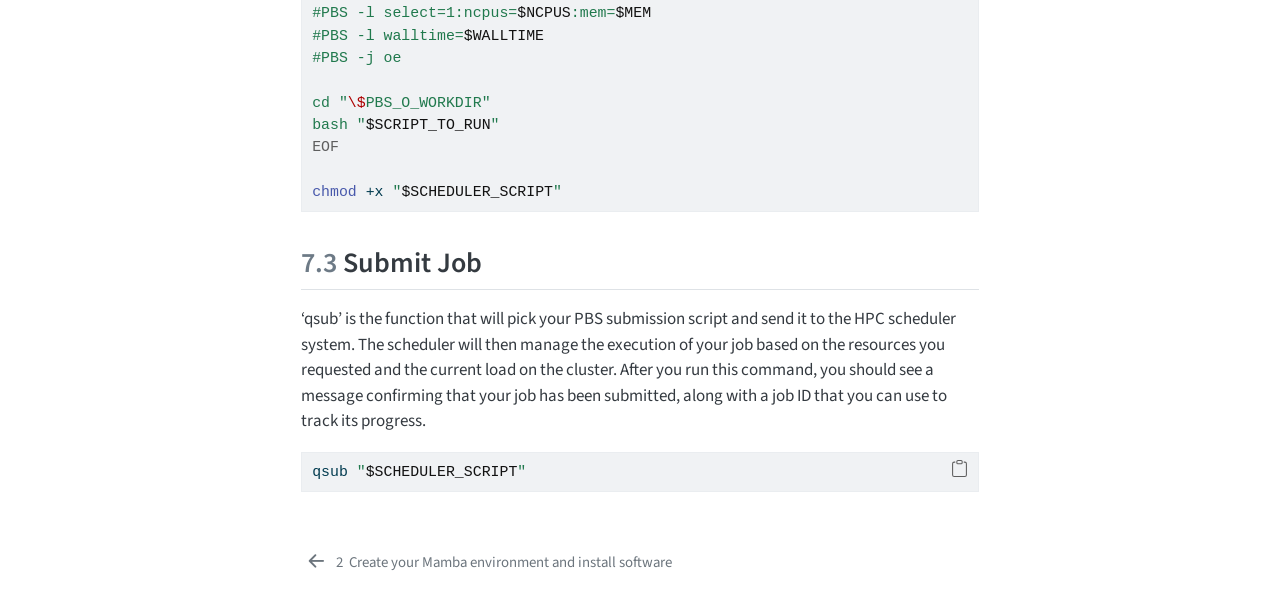
<file: docs/2_submit_a_job.html>
<!DOCTYPE html>
<html xmlns="http://www.w3.org/1999/xhtml" lang="en" xml:lang="en"><head>

<meta charset="utf-8">
<meta name="generator" content="quarto-1.8.27">

<meta name="viewport" content="width=device-width, initial-scale=1.0, user-scalable=yes">

<meta name="author" content="Gabriel Ortega-Solís">

<title>3&nbsp; Submit your job using the scheduler – Preparing and submitting a job to a HPC cluster</title>
<style>
code{white-space: pre-wrap;}
span.smallcaps{font-variant: small-caps;}
div.columns{display: flex; gap: min(4vw, 1.5em);}
div.column{flex: auto; overflow-x: auto;}
div.hanging-indent{margin-left: 1.5em; text-indent: -1.5em;}
ul.task-list{list-style: none;}
ul.task-list li input[type="checkbox"] {
  width: 0.8em;
  margin: 0 0.8em 0.2em -1em; /* quarto-specific, see https://github.com/quarto-dev/quarto-cli/issues/4556 */ 
  vertical-align: middle;
}
/* CSS for syntax highlighting */
html { -webkit-text-size-adjust: 100%; }
pre > code.sourceCode { white-space: pre; position: relative; }
pre > code.sourceCode > span { display: inline-block; line-height: 1.25; }
pre > code.sourceCode > span:empty { height: 1.2em; }
.sourceCode { overflow: visible; }
code.sourceCode > span { color: inherit; text-decoration: inherit; }
div.sourceCode { margin: 1em 0; }
pre.sourceCode { margin: 0; }
@media screen {
div.sourceCode { overflow: auto; }
}
@media print {
pre > code.sourceCode { white-space: pre-wrap; }
pre > code.sourceCode > span { text-indent: -5em; padding-left: 5em; }
}
pre.numberSource code
  { counter-reset: source-line 0; }
pre.numberSource code > span
  { position: relative; left: -4em; counter-increment: source-line; }
pre.numberSource code > span > a:first-child::before
  { content: counter(source-line);
    position: relative; left: -1em; text-align: right; vertical-align: baseline;
    border: none; display: inline-block;
    -webkit-touch-callout: none; -webkit-user-select: none;
    -khtml-user-select: none; -moz-user-select: none;
    -ms-user-select: none; user-select: none;
    padding: 0 4px; width: 4em;
  }
pre.numberSource { margin-left: 3em;  padding-left: 4px; }
div.sourceCode
  {   }
@media screen {
pre > code.sourceCode > span > a:first-child::before { text-decoration: underline; }
}
</style>


<script src="site_libs/quarto-nav/quarto-nav.js"></script>
<script src="site_libs/quarto-nav/headroom.min.js"></script>
<script src="site_libs/clipboard/clipboard.min.js"></script>
<script src="site_libs/quarto-search/autocomplete.umd.js"></script>
<script src="site_libs/quarto-search/fuse.min.js"></script>
<script src="site_libs/quarto-search/quarto-search.js"></script>
<meta name="quarto:offset" content="./">
<link href="./1_HPC_setup.html" rel="prev">
<script src="site_libs/quarto-html/quarto.js" type="module"></script>
<script src="site_libs/quarto-html/tabsets/tabsets.js" type="module"></script>
<script src="site_libs/quarto-html/axe/axe-check.js" type="module"></script>
<script src="site_libs/quarto-html/popper.min.js"></script>
<script src="site_libs/quarto-html/tippy.umd.min.js"></script>
<script src="site_libs/quarto-html/anchor.min.js"></script>
<link href="site_libs/quarto-html/tippy.css" rel="stylesheet">
<link href="site_libs/quarto-html/quarto-syntax-highlighting-ed96de9b727972fe78a7b5d16c58bf87.css" rel="stylesheet" id="quarto-text-highlighting-styles">
<script src="site_libs/bootstrap/bootstrap.min.js"></script>
<link href="site_libs/bootstrap/bootstrap-icons.css" rel="stylesheet">
<link href="site_libs/bootstrap/bootstrap-9066ee856649dc29ddc1f39264bb5a32.min.css" rel="stylesheet" append-hash="true" id="quarto-bootstrap" data-mode="light">
<script id="quarto-search-options" type="application/json">{
  "location": "sidebar",
  "copy-button": false,
  "collapse-after": 3,
  "panel-placement": "start",
  "type": "textbox",
  "limit": 50,
  "keyboard-shortcut": [
    "f",
    "/",
    "s"
  ],
  "show-item-context": false,
  "language": {
    "search-no-results-text": "No results",
    "search-matching-documents-text": "matching documents",
    "search-copy-link-title": "Copy link to search",
    "search-hide-matches-text": "Hide additional matches",
    "search-more-match-text": "more match in this document",
    "search-more-matches-text": "more matches in this document",
    "search-clear-button-title": "Clear",
    "search-text-placeholder": "",
    "search-detached-cancel-button-title": "Cancel",
    "search-submit-button-title": "Submit",
    "search-label": "Search"
  }
}</script>


</head>

<body class="nav-sidebar floating quarto-light">

<div id="quarto-search-results"></div>
  <header id="quarto-header" class="headroom fixed-top">
  <nav class="quarto-secondary-nav">
    <div class="container-fluid d-flex">
      <button type="button" class="quarto-btn-toggle btn" data-bs-toggle="collapse" role="button" data-bs-target=".quarto-sidebar-collapse-item" aria-controls="quarto-sidebar" aria-expanded="false" aria-label="Toggle sidebar navigation" onclick="if (window.quartoToggleHeadroom) { window.quartoToggleHeadroom(); }">
        <i class="bi bi-layout-text-sidebar-reverse"></i>
      </button>
        <nav class="quarto-page-breadcrumbs" aria-label="breadcrumb"><ol class="breadcrumb"><li class="breadcrumb-item"><a href="./2_submit_a_job.html"><span class="chapter-number">3</span>&nbsp; <span class="chapter-title">Submit your job using the scheduler</span></a></li></ol></nav>
        <a class="flex-grow-1" role="navigation" data-bs-toggle="collapse" data-bs-target=".quarto-sidebar-collapse-item" aria-controls="quarto-sidebar" aria-expanded="false" aria-label="Toggle sidebar navigation" onclick="if (window.quartoToggleHeadroom) { window.quartoToggleHeadroom(); }">      
        </a>
      <button type="button" class="btn quarto-search-button" aria-label="Search" onclick="window.quartoOpenSearch();">
        <i class="bi bi-search"></i>
      </button>
    </div>
  </nav>
</header>
<!-- content -->
<div id="quarto-content" class="quarto-container page-columns page-rows-contents page-layout-article">
<!-- sidebar -->
  <nav id="quarto-sidebar" class="sidebar collapse collapse-horizontal quarto-sidebar-collapse-item sidebar-navigation floating overflow-auto">
    <div class="pt-lg-2 mt-2 text-left sidebar-header">
    <div class="sidebar-title mb-0 py-0">
      <a href="./">Preparing and submitting a job to a HPC cluster</a> 
    </div>
      </div>
        <div class="mt-2 flex-shrink-0 align-items-center">
        <div class="sidebar-search">
        <div id="quarto-search" class="" title="Search"></div>
        </div>
        </div>
    <div class="sidebar-menu-container"> 
    <ul class="list-unstyled mt-1">
        <li class="sidebar-item">
  <div class="sidebar-item-container"> 
  <a href="./index.html" class="sidebar-item-text sidebar-link">
 <span class="menu-text"><span class="chapter-number">1</span>&nbsp; <span class="chapter-title">Welcome</span></span></a>
  </div>
</li>
        <li class="sidebar-item">
  <div class="sidebar-item-container"> 
  <a href="./1_HPC_setup.html" class="sidebar-item-text sidebar-link">
 <span class="menu-text"><span class="chapter-number">2</span>&nbsp; <span class="chapter-title">Create your Mamba environment and install software</span></span></a>
  </div>
</li>
        <li class="sidebar-item">
  <div class="sidebar-item-container"> 
  <a href="./2_submit_a_job.html" class="sidebar-item-text sidebar-link active">
 <span class="menu-text"><span class="chapter-number">3</span>&nbsp; <span class="chapter-title">Submit your job using the scheduler</span></span></a>
  </div>
</li>
    </ul>
    </div>
</nav>
<div id="quarto-sidebar-glass" class="quarto-sidebar-collapse-item" data-bs-toggle="collapse" data-bs-target=".quarto-sidebar-collapse-item"></div>
<!-- margin-sidebar -->
    <div id="quarto-margin-sidebar" class="sidebar margin-sidebar">
        <nav id="TOC" role="doc-toc" class="toc-active">
    <h2 id="toc-title">Table of contents</h2>
   
  <ul>
  <li><a href="#settings" id="toc-settings" class="nav-link active" data-scroll-target="#settings"><span class="header-section-number">4</span> Settings</a>
  <ul class="collapse">
  <li><a href="#general-rule-of-thumb-strategy-for-requesting-hpc-resources" id="toc-general-rule-of-thumb-strategy-for-requesting-hpc-resources" class="nav-link" data-scroll-target="#general-rule-of-thumb-strategy-for-requesting-hpc-resources"><span class="header-section-number">4.1</span> General rule-of-thumb strategy for requesting HPC resources</a></li>
  <li><a href="#settings-to-modify-before-launching-your-hpc-job" id="toc-settings-to-modify-before-launching-your-hpc-job" class="nav-link" data-scroll-target="#settings-to-modify-before-launching-your-hpc-job"><span class="header-section-number">4.2</span> Settings to modify before launching your HPC job</a></li>
  </ul></li>
  <li><a href="#activate-your-mamba-environment" id="toc-activate-your-mamba-environment" class="nav-link" data-scroll-target="#activate-your-mamba-environment"><span class="header-section-number">5</span> Activate your Mamba Environment</a></li>
  <li><a href="#write-the-bash-script-to-run-your-job" id="toc-write-the-bash-script-to-run-your-job" class="nav-link" data-scroll-target="#write-the-bash-script-to-run-your-job"><span class="header-section-number">6</span> Write the bash script to run your job</a></li>
  <li><a href="#job-submission" id="toc-job-submission" class="nav-link" data-scroll-target="#job-submission"><span class="header-section-number">7</span> Job submission</a>
  <ul class="collapse">
  <li><a href="#give-execution-permission-to-your-job-script" id="toc-give-execution-permission-to-your-job-script" class="nav-link" data-scroll-target="#give-execution-permission-to-your-job-script"><span class="header-section-number">7.1</span> Give execution permission to your job script</a></li>
  <li><a href="#write-submission-script" id="toc-write-submission-script" class="nav-link" data-scroll-target="#write-submission-script"><span class="header-section-number">7.2</span> Write Submission Script</a></li>
  <li><a href="#submit-job" id="toc-submit-job" class="nav-link" data-scroll-target="#submit-job"><span class="header-section-number">7.3</span> Submit Job</a></li>
  </ul></li>
  </ul>
</nav>
    </div>
<!-- main -->
<main class="content" id="quarto-document-content">

<header id="title-block-header" class="quarto-title-block default">
<div class="quarto-title">
<h1 class="title"><span class="chapter-number">3</span>&nbsp; <span class="chapter-title">Submit your job using the scheduler</span></h1>
</div>



<div class="quarto-title-meta">

    <div>
    <div class="quarto-title-meta-heading">Author</div>
    <div class="quarto-title-meta-contents">
             <p>Gabriel Ortega-Solís </p>
          </div>
  </div>
    
  
    
  </div>
  


</header>


<section id="settings" class="level1" data-number="4">
<h1 data-number="4"><span class="header-section-number">4</span> Settings</h1>
<p>In this section you can find the basic settings you should consider before launching your job. Modify them according to your requirements. There is a tradeoff to remember: if you request a lot of resources (e.g., many CPU cores, a lot of memory, or a long walltime), your job may take longer to start because it needs to wait for those resources to become available. On the other hand, if you request too few resources, your job may run out of memory or time and fail. So, it’s important to find a balance based on the expected needs of your job.</p>
<section id="general-rule-of-thumb-strategy-for-requesting-hpc-resources" class="level2" data-number="4.1">
<h2 data-number="4.1" class="anchored" data-anchor-id="general-rule-of-thumb-strategy-for-requesting-hpc-resources"><span class="header-section-number">4.1</span> General rule-of-thumb strategy for requesting HPC resources</h2>
<p>Run a small test job in your computer or in an interactive session on the cluster with a subset of the data (1-5% the whole dataset) and modest resources (1–4 cores, 8–16 GB RAM, 10–30 minutes walltime).</p>
<p>Measure:</p>
<ul>
<li><p>Elapsed time.</p></li>
<li><p>Max memory usage.</p></li>
<li><p>CPU utilisation (are all cores busy or mostly idle?).</p></li>
</ul>
<p>If runtime scales roughly linearly with the size of your dataset, increase the required time accordingly and add ~10–20% safety margin (e.g., if the test used 10 minutes for 5% of the data, you might need 4 hours for the full dataset).</p>
<p>For memory, take the maximum memory usage observed during the test, increase with input size if memory grows with data, then add ~20–50% safety margin if you’re unsure (e.g., if the test used 1 GB for 5% of the data, you might need 24 GB for the full dataset).</p>
</section>
<section id="settings-to-modify-before-launching-your-hpc-job" class="level2" data-number="4.2">
<h2 data-number="4.2" class="anchored" data-anchor-id="settings-to-modify-before-launching-your-hpc-job"><span class="header-section-number">4.2</span> Settings to modify before launching your HPC job</h2>
<div class="code-copy-outer-scaffold"><div class="sourceCode" id="cb1"><pre class="sourceCode bash code-with-copy"><code class="sourceCode bash"><span id="cb1-1"><a href="#cb1-1" aria-hidden="true" tabindex="-1"></a><span class="co"># Write a name for your job.</span></span>
<span id="cb1-2"><a href="#cb1-2" aria-hidden="true" tabindex="-1"></a><span class="va">JOB_NAME</span><span class="op">=</span><span class="st">"demo_job"</span></span>
<span id="cb1-3"><a href="#cb1-3" aria-hidden="true" tabindex="-1"></a></span>
<span id="cb1-4"><a href="#cb1-4" aria-hidden="true" tabindex="-1"></a><span class="co"># Number of CPU cores requested for the job.</span></span>
<span id="cb1-5"><a href="#cb1-5" aria-hidden="true" tabindex="-1"></a><span class="va">NCPUS</span><span class="op">=</span>4</span>
<span id="cb1-6"><a href="#cb1-6" aria-hidden="true" tabindex="-1"></a></span>
<span id="cb1-7"><a href="#cb1-7" aria-hidden="true" tabindex="-1"></a><span class="co"># Total memory requested for the job.</span></span>
<span id="cb1-8"><a href="#cb1-8" aria-hidden="true" tabindex="-1"></a><span class="va">MEM</span><span class="op">=</span><span class="st">"8gb"</span></span>
<span id="cb1-9"><a href="#cb1-9" aria-hidden="true" tabindex="-1"></a></span>
<span id="cb1-10"><a href="#cb1-10" aria-hidden="true" tabindex="-1"></a><span class="co"># Maximum wall-clock runtime allowed for the job in hours:minutes:seconds.</span></span>
<span id="cb1-11"><a href="#cb1-11" aria-hidden="true" tabindex="-1"></a><span class="va">WALLTIME</span><span class="op">=</span><span class="st">"01:00:00"</span></span>
<span id="cb1-12"><a href="#cb1-12" aria-hidden="true" tabindex="-1"></a></span>
<span id="cb1-13"><a href="#cb1-13" aria-hidden="true" tabindex="-1"></a><span class="co"># Name of the script that will contain the job commands.</span></span>
<span id="cb1-14"><a href="#cb1-14" aria-hidden="true" tabindex="-1"></a><span class="va">SCRIPT_TO_RUN</span><span class="op">=</span><span class="st">"run_job.sh"</span></span>
<span id="cb1-15"><a href="#cb1-15" aria-hidden="true" tabindex="-1"></a></span>
<span id="cb1-16"><a href="#cb1-16" aria-hidden="true" tabindex="-1"></a><span class="co"># Name of the submission script passed to the HPC scheduler.</span></span>
<span id="cb1-17"><a href="#cb1-17" aria-hidden="true" tabindex="-1"></a><span class="va">SCHEDULER_SCRIPT</span><span class="op">=</span><span class="st">"submit_job.pbs"</span></span>
<span id="cb1-18"><a href="#cb1-18" aria-hidden="true" tabindex="-1"></a></span>
<span id="cb1-19"><a href="#cb1-19" aria-hidden="true" tabindex="-1"></a><span class="co"># Name of the Mamba environment used by the job.</span></span>
<span id="cb1-20"><a href="#cb1-20" aria-hidden="true" tabindex="-1"></a><span class="va">MAMBA_ENV</span><span class="op">=</span><span class="st">"geostatistics"</span></span>
<span id="cb1-21"><a href="#cb1-21" aria-hidden="true" tabindex="-1"></a></span>
<span id="cb1-22"><a href="#cb1-22" aria-hidden="true" tabindex="-1"></a><span class="co"># Working directory where scripts are created and the job is launched.</span></span>
<span id="cb1-23"><a href="#cb1-23" aria-hidden="true" tabindex="-1"></a><span class="va">WORK_DIR</span><span class="op">=</span><span class="st">"/storage/brno2/home/gortega/HPC-VSCode-Mamba_SciSeminar"</span></span></code></pre></div><button title="Copy to Clipboard" class="code-copy-button"><i class="bi"></i></button></div>
</section>
</section>
<section id="activate-your-mamba-environment" class="level1" data-number="5">
<h1 data-number="5"><span class="header-section-number">5</span> Activate your Mamba Environment</h1>
<p>A preconfigured Mamba environment will allow you to control the software available. Otherwise, your job could fail because the server doesn’t offer you the right software (or versions) your script requires.</p>
<div class="code-copy-outer-scaffold"><div class="sourceCode" id="cb2"><pre class="sourceCode bash code-with-copy"><code class="sourceCode bash"><span id="cb2-1"><a href="#cb2-1" aria-hidden="true" tabindex="-1"></a><span class="ex">module</span> add mambaforge</span>
<span id="cb2-2"><a href="#cb2-2" aria-hidden="true" tabindex="-1"></a><span class="ex">mamba</span> activate <span class="st">"</span><span class="va">$MAMBA_ENV</span><span class="st">"</span></span>
<span id="cb2-3"><a href="#cb2-3" aria-hidden="true" tabindex="-1"></a><span class="bu">cd</span> <span class="st">"</span><span class="va">$WORK_DIR</span><span class="st">"</span></span></code></pre></div><button title="Copy to Clipboard" class="code-copy-button"><i class="bi"></i></button></div>
</section>
<section id="write-the-bash-script-to-run-your-job" class="level1" data-number="6">
<h1 data-number="6"><span class="header-section-number">6</span> Write the bash script to run your job</h1>
<div class="code-copy-outer-scaffold"><div class="sourceCode" id="cb3"><pre class="sourceCode bash code-with-copy"><code class="sourceCode bash"><span id="cb3-1"><a href="#cb3-1" aria-hidden="true" tabindex="-1"></a><span class="fu">cat</span> <span class="op">&gt;</span> <span class="st">"</span><span class="va">$SCRIPT_TO_RUN</span><span class="st">"</span> <span class="op">&lt;&lt;EOF</span></span>
<span id="cb3-2"><a href="#cb3-2" aria-hidden="true" tabindex="-1"></a><span class="st">#!/bin/bash</span></span>
<span id="cb3-3"><a href="#cb3-3" aria-hidden="true" tabindex="-1"></a></span>
<span id="cb3-4"><a href="#cb3-4" aria-hidden="true" tabindex="-1"></a><span class="st">set -euo pipefail</span></span>
<span id="cb3-5"><a href="#cb3-5" aria-hidden="true" tabindex="-1"></a></span>
<span id="cb3-6"><a href="#cb3-6" aria-hidden="true" tabindex="-1"></a><span class="st">###########################################################################</span></span>
<span id="cb3-7"><a href="#cb3-7" aria-hidden="true" tabindex="-1"></a><span class="st"># Example of R commands</span></span>
<span id="cb3-8"><a href="#cb3-8" aria-hidden="true" tabindex="-1"></a><span class="st">############################################################################</span></span>
<span id="cb3-9"><a href="#cb3-9" aria-hidden="true" tabindex="-1"></a></span>
<span id="cb3-10"><a href="#cb3-10" aria-hidden="true" tabindex="-1"></a><span class="st">Rscript - &lt;&lt;'RSCRIPT'</span></span>
<span id="cb3-11"><a href="#cb3-11" aria-hidden="true" tabindex="-1"></a></span>
<span id="cb3-12"><a href="#cb3-12" aria-hidden="true" tabindex="-1"></a><span class="st">###########################################################################</span></span>
<span id="cb3-13"><a href="#cb3-13" aria-hidden="true" tabindex="-1"></a><span class="st"># PASTE YOUR R CODE BELOW THIS LINE.</span></span>
<span id="cb3-14"><a href="#cb3-14" aria-hidden="true" tabindex="-1"></a><span class="st">############################################################################</span></span>
<span id="cb3-15"><a href="#cb3-15" aria-hidden="true" tabindex="-1"></a></span>
<span id="cb3-16"><a href="#cb3-16" aria-hidden="true" tabindex="-1"></a></span>
<span id="cb3-17"><a href="#cb3-17" aria-hidden="true" tabindex="-1"></a></span>
<span id="cb3-18"><a href="#cb3-18" aria-hidden="true" tabindex="-1"></a><span class="st">library(terra)</span></span>
<span id="cb3-19"><a href="#cb3-19" aria-hidden="true" tabindex="-1"></a></span>
<span id="cb3-20"><a href="#cb3-20" aria-hidden="true" tabindex="-1"></a><span class="st">r &lt;- rast(nrows = 50, ncols = 50, xmin = 0, xmax = 50, ymin = 0, ymax = 50)</span></span>
<span id="cb3-21"><a href="#cb3-21" aria-hidden="true" tabindex="-1"></a><span class="st">values(r) &lt;- runif(ncell(r))</span></span>
<span id="cb3-22"><a href="#cb3-22" aria-hidden="true" tabindex="-1"></a></span>
<span id="cb3-23"><a href="#cb3-23" aria-hidden="true" tabindex="-1"></a><span class="st">mean_val &lt;- global(r, "mean", na.rm = TRUE)</span></span>
<span id="cb3-24"><a href="#cb3-24" aria-hidden="true" tabindex="-1"></a><span class="st">print(mean_val)</span></span>
<span id="cb3-25"><a href="#cb3-25" aria-hidden="true" tabindex="-1"></a></span>
<span id="cb3-26"><a href="#cb3-26" aria-hidden="true" tabindex="-1"></a></span>
<span id="cb3-27"><a href="#cb3-27" aria-hidden="true" tabindex="-1"></a></span>
<span id="cb3-28"><a href="#cb3-28" aria-hidden="true" tabindex="-1"></a><span class="st">###########################################################################</span></span>
<span id="cb3-29"><a href="#cb3-29" aria-hidden="true" tabindex="-1"></a><span class="st"># DO NOT MODIFY BELOW THIS LINE.</span></span>
<span id="cb3-30"><a href="#cb3-30" aria-hidden="true" tabindex="-1"></a><span class="st">############################################################################</span></span>
<span id="cb3-31"><a href="#cb3-31" aria-hidden="true" tabindex="-1"></a></span>
<span id="cb3-32"><a href="#cb3-32" aria-hidden="true" tabindex="-1"></a><span class="st">RSCRIPT</span></span>
<span id="cb3-33"><a href="#cb3-33" aria-hidden="true" tabindex="-1"></a></span>
<span id="cb3-34"><a href="#cb3-34" aria-hidden="true" tabindex="-1"></a><span class="op">EOF</span></span></code></pre></div><button title="Copy to Clipboard" class="code-copy-button"><i class="bi"></i></button></div>
</section>
<section id="job-submission" class="level1" data-number="7">
<h1 data-number="7"><span class="header-section-number">7</span> Job submission</h1>
<p><em>IMPORTANT: Do not modify the sections below unless you know what you are doing!!</em> The following code cells should run as is because they take arguments from the settings section above. If you modify them, make sure to understand what they do and how they work together to submit your job to the HPC cluster.</p>
<section id="give-execution-permission-to-your-job-script" class="level2" data-number="7.1">
<h2 data-number="7.1" class="anchored" data-anchor-id="give-execution-permission-to-your-job-script"><span class="header-section-number">7.1</span> Give execution permission to your job script</h2>
<div class="code-copy-outer-scaffold"><div class="sourceCode" id="cb4"><pre class="sourceCode bash code-with-copy"><code class="sourceCode bash"><span id="cb4-1"><a href="#cb4-1" aria-hidden="true" tabindex="-1"></a><span class="fu">chmod</span> +x <span class="st">"</span><span class="va">$SCRIPT_TO_RUN</span><span class="st">"</span></span></code></pre></div><button title="Copy to Clipboard" class="code-copy-button"><i class="bi"></i></button></div>
</section>
<section id="write-submission-script" class="level2" data-number="7.2">
<h2 data-number="7.2" class="anchored" data-anchor-id="write-submission-script"><span class="header-section-number">7.2</span> Write Submission Script</h2>
<div class="code-copy-outer-scaffold"><div class="sourceCode" id="cb5"><pre class="sourceCode bash code-with-copy"><code class="sourceCode bash"><span id="cb5-1"><a href="#cb5-1" aria-hidden="true" tabindex="-1"></a><span class="fu">cat</span> <span class="op">&gt;</span> <span class="st">"</span><span class="va">$SCHEDULER_SCRIPT</span><span class="st">"</span> <span class="op">&lt;&lt;EOF</span></span>
<span id="cb5-2"><a href="#cb5-2" aria-hidden="true" tabindex="-1"></a><span class="st">#!/bin/bash</span></span>
<span id="cb5-3"><a href="#cb5-3" aria-hidden="true" tabindex="-1"></a><span class="st">#PBS -N </span><span class="va">$JOB_NAME</span></span>
<span id="cb5-4"><a href="#cb5-4" aria-hidden="true" tabindex="-1"></a><span class="st">#PBS -l select=1:ncpus=</span><span class="va">$NCPUS</span><span class="st">:mem=</span><span class="va">$MEM</span></span>
<span id="cb5-5"><a href="#cb5-5" aria-hidden="true" tabindex="-1"></a><span class="st">#PBS -l walltime=</span><span class="va">$WALLTIME</span></span>
<span id="cb5-6"><a href="#cb5-6" aria-hidden="true" tabindex="-1"></a><span class="st">#PBS -j oe</span></span>
<span id="cb5-7"><a href="#cb5-7" aria-hidden="true" tabindex="-1"></a></span>
<span id="cb5-8"><a href="#cb5-8" aria-hidden="true" tabindex="-1"></a><span class="st">cd "</span><span class="dt">\$</span><span class="st">PBS_O_WORKDIR"</span></span>
<span id="cb5-9"><a href="#cb5-9" aria-hidden="true" tabindex="-1"></a><span class="st">bash "</span><span class="va">$SCRIPT_TO_RUN</span><span class="st">"</span></span>
<span id="cb5-10"><a href="#cb5-10" aria-hidden="true" tabindex="-1"></a><span class="op">EOF</span></span>
<span id="cb5-11"><a href="#cb5-11" aria-hidden="true" tabindex="-1"></a></span>
<span id="cb5-12"><a href="#cb5-12" aria-hidden="true" tabindex="-1"></a><span class="fu">chmod</span> +x <span class="st">"</span><span class="va">$SCHEDULER_SCRIPT</span><span class="st">"</span></span></code></pre></div><button title="Copy to Clipboard" class="code-copy-button"><i class="bi"></i></button></div>
</section>
<section id="submit-job" class="level2" data-number="7.3">
<h2 data-number="7.3" class="anchored" data-anchor-id="submit-job"><span class="header-section-number">7.3</span> Submit Job</h2>
<p>‘qsub’ is the function that will pick your PBS submission script and send it to the HPC scheduler system. The scheduler will then manage the execution of your job based on the resources you requested and the current load on the cluster. After you run this command, you should see a message confirming that your job has been submitted, along with a job ID that you can use to track its progress.</p>
<div class="code-copy-outer-scaffold"><div class="sourceCode" id="cb6"><pre class="sourceCode bash code-with-copy"><code class="sourceCode bash"><span id="cb6-1"><a href="#cb6-1" aria-hidden="true" tabindex="-1"></a><span class="ex">qsub</span> <span class="st">"</span><span class="va">$SCHEDULER_SCRIPT</span><span class="st">"</span></span></code></pre></div><button title="Copy to Clipboard" class="code-copy-button"><i class="bi"></i></button></div>


</section>
</section>

</main> <!-- /main -->
<script id="quarto-html-after-body" type="application/javascript">
  window.document.addEventListener("DOMContentLoaded", function (event) {
    const icon = "";
    const anchorJS = new window.AnchorJS();
    anchorJS.options = {
      placement: 'right',
      icon: icon
    };
    anchorJS.add('.anchored');
    const isCodeAnnotation = (el) => {
      for (const clz of el.classList) {
        if (clz.startsWith('code-annotation-')) {                     
          return true;
        }
      }
      return false;
    }
    const onCopySuccess = function(e) {
      // button target
      const button = e.trigger;
      // don't keep focus
      button.blur();
      // flash "checked"
      button.classList.add('code-copy-button-checked');
      var currentTitle = button.getAttribute("title");
      button.setAttribute("title", "Copied!");
      let tooltip;
      if (window.bootstrap) {
        button.setAttribute("data-bs-toggle", "tooltip");
        button.setAttribute("data-bs-placement", "left");
        button.setAttribute("data-bs-title", "Copied!");
        tooltip = new bootstrap.Tooltip(button, 
          { trigger: "manual", 
            customClass: "code-copy-button-tooltip",
            offset: [0, -8]});
        tooltip.show();    
      }
      setTimeout(function() {
        if (tooltip) {
          tooltip.hide();
          button.removeAttribute("data-bs-title");
          button.removeAttribute("data-bs-toggle");
          button.removeAttribute("data-bs-placement");
        }
        button.setAttribute("title", currentTitle);
        button.classList.remove('code-copy-button-checked');
      }, 1000);
      // clear code selection
      e.clearSelection();
    }
    const getTextToCopy = function(trigger) {
      const outerScaffold = trigger.parentElement.cloneNode(true);
      const codeEl = outerScaffold.querySelector('code');
      for (const childEl of codeEl.children) {
        if (isCodeAnnotation(childEl)) {
          childEl.remove();
        }
      }
      return codeEl.innerText;
    }
    const clipboard = new window.ClipboardJS('.code-copy-button:not([data-in-quarto-modal])', {
      text: getTextToCopy
    });
    clipboard.on('success', onCopySuccess);
    if (window.document.getElementById('quarto-embedded-source-code-modal')) {
      const clipboardModal = new window.ClipboardJS('.code-copy-button[data-in-quarto-modal]', {
        text: getTextToCopy,
        container: window.document.getElementById('quarto-embedded-source-code-modal')
      });
      clipboardModal.on('success', onCopySuccess);
    }
      var localhostRegex = new RegExp(/^(?:http|https):\/\/localhost\:?[0-9]*\//);
      var mailtoRegex = new RegExp(/^mailto:/);
        var filterRegex = new RegExp('/' + window.location.host + '/');
      var isInternal = (href) => {
          return filterRegex.test(href) || localhostRegex.test(href) || mailtoRegex.test(href);
      }
      // Inspect non-navigation links and adorn them if external
     var links = window.document.querySelectorAll('a[href]:not(.nav-link):not(.navbar-brand):not(.toc-action):not(.sidebar-link):not(.sidebar-item-toggle):not(.pagination-link):not(.no-external):not([aria-hidden]):not(.dropdown-item):not(.quarto-navigation-tool):not(.about-link)');
      for (var i=0; i<links.length; i++) {
        const link = links[i];
        if (!isInternal(link.href)) {
          // undo the damage that might have been done by quarto-nav.js in the case of
          // links that we want to consider external
          if (link.dataset.originalHref !== undefined) {
            link.href = link.dataset.originalHref;
          }
        }
      }
    function tippyHover(el, contentFn, onTriggerFn, onUntriggerFn) {
      const config = {
        allowHTML: true,
        maxWidth: 500,
        delay: 100,
        arrow: false,
        appendTo: function(el) {
            return el.parentElement;
        },
        interactive: true,
        interactiveBorder: 10,
        theme: 'quarto',
        placement: 'bottom-start',
      };
      if (contentFn) {
        config.content = contentFn;
      }
      if (onTriggerFn) {
        config.onTrigger = onTriggerFn;
      }
      if (onUntriggerFn) {
        config.onUntrigger = onUntriggerFn;
      }
      window.tippy(el, config); 
    }
    const noterefs = window.document.querySelectorAll('a[role="doc-noteref"]');
    for (var i=0; i<noterefs.length; i++) {
      const ref = noterefs[i];
      tippyHover(ref, function() {
        // use id or data attribute instead here
        let href = ref.getAttribute('data-footnote-href') || ref.getAttribute('href');
        try { href = new URL(href).hash; } catch {}
        const id = href.replace(/^#\/?/, "");
        const note = window.document.getElementById(id);
        if (note) {
          return note.innerHTML;
        } else {
          return "";
        }
      });
    }
    const xrefs = window.document.querySelectorAll('a.quarto-xref');
    const processXRef = (id, note) => {
      // Strip column container classes
      const stripColumnClz = (el) => {
        el.classList.remove("page-full", "page-columns");
        if (el.children) {
          for (const child of el.children) {
            stripColumnClz(child);
          }
        }
      }
      stripColumnClz(note)
      if (id === null || id.startsWith('sec-')) {
        // Special case sections, only their first couple elements
        const container = document.createElement("div");
        if (note.children && note.children.length > 2) {
          container.appendChild(note.children[0].cloneNode(true));
          for (let i = 1; i < note.children.length; i++) {
            const child = note.children[i];
            if (child.tagName === "P" && child.innerText === "") {
              continue;
            } else {
              container.appendChild(child.cloneNode(true));
              break;
            }
          }
          if (window.Quarto?.typesetMath) {
            window.Quarto.typesetMath(container);
          }
          return container.innerHTML
        } else {
          if (window.Quarto?.typesetMath) {
            window.Quarto.typesetMath(note);
          }
          return note.innerHTML;
        }
      } else {
        // Remove any anchor links if they are present
        const anchorLink = note.querySelector('a.anchorjs-link');
        if (anchorLink) {
          anchorLink.remove();
        }
        if (window.Quarto?.typesetMath) {
          window.Quarto.typesetMath(note);
        }
        if (note.classList.contains("callout")) {
          return note.outerHTML;
        } else {
          return note.innerHTML;
        }
      }
    }
    for (var i=0; i<xrefs.length; i++) {
      const xref = xrefs[i];
      tippyHover(xref, undefined, function(instance) {
        instance.disable();
        let url = xref.getAttribute('href');
        let hash = undefined; 
        if (url.startsWith('#')) {
          hash = url;
        } else {
          try { hash = new URL(url).hash; } catch {}
        }
        if (hash) {
          const id = hash.replace(/^#\/?/, "");
          const note = window.document.getElementById(id);
          if (note !== null) {
            try {
              const html = processXRef(id, note.cloneNode(true));
              instance.setContent(html);
            } finally {
              instance.enable();
              instance.show();
            }
          } else {
            // See if we can fetch this
            fetch(url.split('#')[0])
            .then(res => res.text())
            .then(html => {
              const parser = new DOMParser();
              const htmlDoc = parser.parseFromString(html, "text/html");
              const note = htmlDoc.getElementById(id);
              if (note !== null) {
                const html = processXRef(id, note);
                instance.setContent(html);
              } 
            }).finally(() => {
              instance.enable();
              instance.show();
            });
          }
        } else {
          // See if we can fetch a full url (with no hash to target)
          // This is a special case and we should probably do some content thinning / targeting
          fetch(url)
          .then(res => res.text())
          .then(html => {
            const parser = new DOMParser();
            const htmlDoc = parser.parseFromString(html, "text/html");
            const note = htmlDoc.querySelector('main.content');
            if (note !== null) {
              // This should only happen for chapter cross references
              // (since there is no id in the URL)
              // remove the first header
              if (note.children.length > 0 && note.children[0].tagName === "HEADER") {
                note.children[0].remove();
              }
              const html = processXRef(null, note);
              instance.setContent(html);
            } 
          }).finally(() => {
            instance.enable();
            instance.show();
          });
        }
      }, function(instance) {
      });
    }
        let selectedAnnoteEl;
        const selectorForAnnotation = ( cell, annotation) => {
          let cellAttr = 'data-code-cell="' + cell + '"';
          let lineAttr = 'data-code-annotation="' +  annotation + '"';
          const selector = 'span[' + cellAttr + '][' + lineAttr + ']';
          return selector;
        }
        const selectCodeLines = (annoteEl) => {
          const doc = window.document;
          const targetCell = annoteEl.getAttribute("data-target-cell");
          const targetAnnotation = annoteEl.getAttribute("data-target-annotation");
          const annoteSpan = window.document.querySelector(selectorForAnnotation(targetCell, targetAnnotation));
          const lines = annoteSpan.getAttribute("data-code-lines").split(",");
          const lineIds = lines.map((line) => {
            return targetCell + "-" + line;
          })
          let top = null;
          let height = null;
          let parent = null;
          if (lineIds.length > 0) {
              //compute the position of the single el (top and bottom and make a div)
              const el = window.document.getElementById(lineIds[0]);
              top = el.offsetTop;
              height = el.offsetHeight;
              parent = el.parentElement.parentElement;
            if (lineIds.length > 1) {
              const lastEl = window.document.getElementById(lineIds[lineIds.length - 1]);
              const bottom = lastEl.offsetTop + lastEl.offsetHeight;
              height = bottom - top;
            }
            if (top !== null && height !== null && parent !== null) {
              // cook up a div (if necessary) and position it 
              let div = window.document.getElementById("code-annotation-line-highlight");
              if (div === null) {
                div = window.document.createElement("div");
                div.setAttribute("id", "code-annotation-line-highlight");
                div.style.position = 'absolute';
                parent.appendChild(div);
              }
              div.style.top = top - 2 + "px";
              div.style.height = height + 4 + "px";
              div.style.left = 0;
              let gutterDiv = window.document.getElementById("code-annotation-line-highlight-gutter");
              if (gutterDiv === null) {
                gutterDiv = window.document.createElement("div");
                gutterDiv.setAttribute("id", "code-annotation-line-highlight-gutter");
                gutterDiv.style.position = 'absolute';
                const codeCell = window.document.getElementById(targetCell);
                const gutter = codeCell.querySelector('.code-annotation-gutter');
                gutter.appendChild(gutterDiv);
              }
              gutterDiv.style.top = top - 2 + "px";
              gutterDiv.style.height = height + 4 + "px";
            }
            selectedAnnoteEl = annoteEl;
          }
        };
        const unselectCodeLines = () => {
          const elementsIds = ["code-annotation-line-highlight", "code-annotation-line-highlight-gutter"];
          elementsIds.forEach((elId) => {
            const div = window.document.getElementById(elId);
            if (div) {
              div.remove();
            }
          });
          selectedAnnoteEl = undefined;
        };
          // Handle positioning of the toggle
      window.addEventListener(
        "resize",
        throttle(() => {
          elRect = undefined;
          if (selectedAnnoteEl) {
            selectCodeLines(selectedAnnoteEl);
          }
        }, 10)
      );
      function throttle(fn, ms) {
      let throttle = false;
      let timer;
        return (...args) => {
          if(!throttle) { // first call gets through
              fn.apply(this, args);
              throttle = true;
          } else { // all the others get throttled
              if(timer) clearTimeout(timer); // cancel #2
              timer = setTimeout(() => {
                fn.apply(this, args);
                timer = throttle = false;
              }, ms);
          }
        };
      }
        // Attach click handler to the DT
        const annoteDls = window.document.querySelectorAll('dt[data-target-cell]');
        for (const annoteDlNode of annoteDls) {
          annoteDlNode.addEventListener('click', (event) => {
            const clickedEl = event.target;
            if (clickedEl !== selectedAnnoteEl) {
              unselectCodeLines();
              const activeEl = window.document.querySelector('dt[data-target-cell].code-annotation-active');
              if (activeEl) {
                activeEl.classList.remove('code-annotation-active');
              }
              selectCodeLines(clickedEl);
              clickedEl.classList.add('code-annotation-active');
            } else {
              // Unselect the line
              unselectCodeLines();
              clickedEl.classList.remove('code-annotation-active');
            }
          });
        }
    const findCites = (el) => {
      const parentEl = el.parentElement;
      if (parentEl) {
        const cites = parentEl.dataset.cites;
        if (cites) {
          return {
            el,
            cites: cites.split(' ')
          };
        } else {
          return findCites(el.parentElement)
        }
      } else {
        return undefined;
      }
    };
    var bibliorefs = window.document.querySelectorAll('a[role="doc-biblioref"]');
    for (var i=0; i<bibliorefs.length; i++) {
      const ref = bibliorefs[i];
      const citeInfo = findCites(ref);
      if (citeInfo) {
        tippyHover(citeInfo.el, function() {
          var popup = window.document.createElement('div');
          citeInfo.cites.forEach(function(cite) {
            var citeDiv = window.document.createElement('div');
            citeDiv.classList.add('hanging-indent');
            citeDiv.classList.add('csl-entry');
            var biblioDiv = window.document.getElementById('ref-' + cite);
            if (biblioDiv) {
              citeDiv.innerHTML = biblioDiv.innerHTML;
            }
            popup.appendChild(citeDiv);
          });
          return popup.innerHTML;
        });
      }
    }
  });
  </script>
<nav class="page-navigation">
  <div class="nav-page nav-page-previous">
      <a href="./1_HPC_setup.html" class="pagination-link" aria-label="Create your Mamba environment and install software">
        <i class="bi bi-arrow-left-short"></i> <span class="nav-page-text"><span class="chapter-number">2</span>&nbsp; <span class="chapter-title">Create your Mamba environment and install software</span></span>
      </a>          
  </div>
  <div class="nav-page nav-page-next">
  </div>
</nav>
</div> <!-- /content -->




</body></html>
</file>
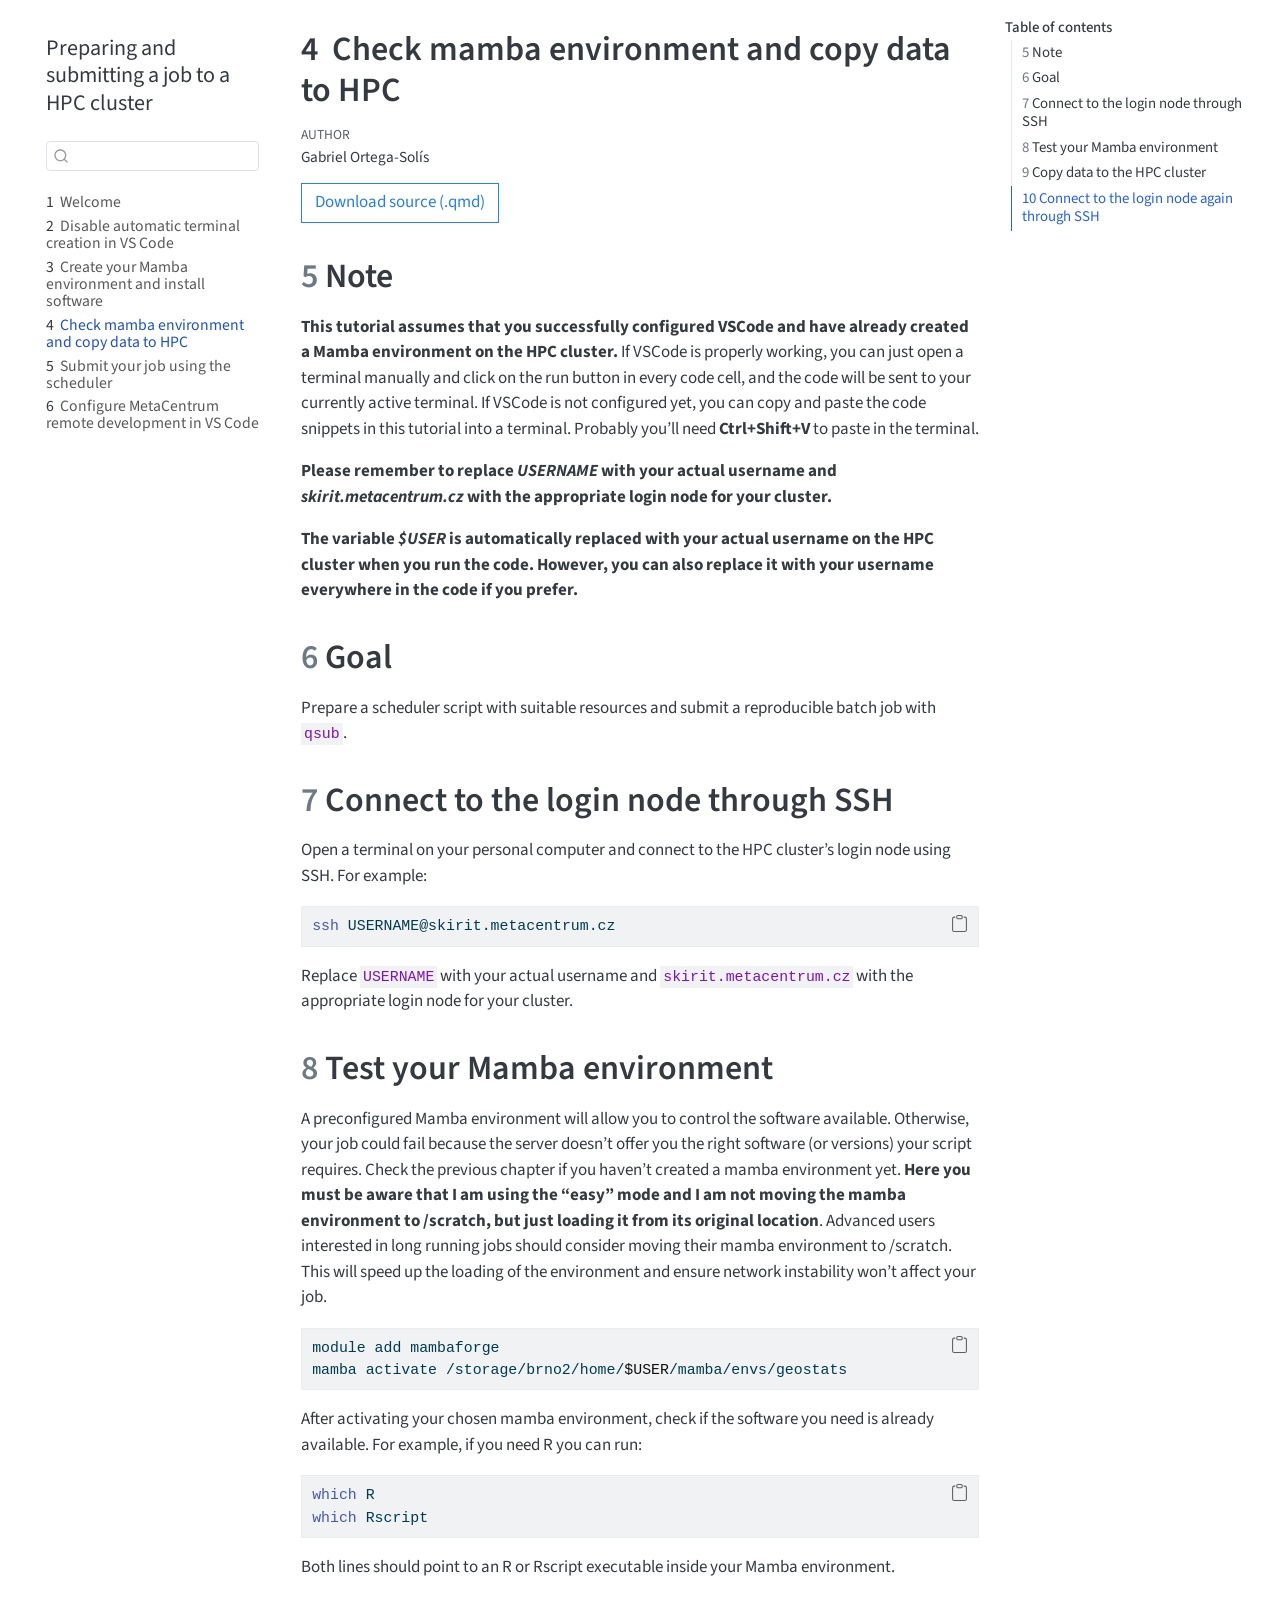
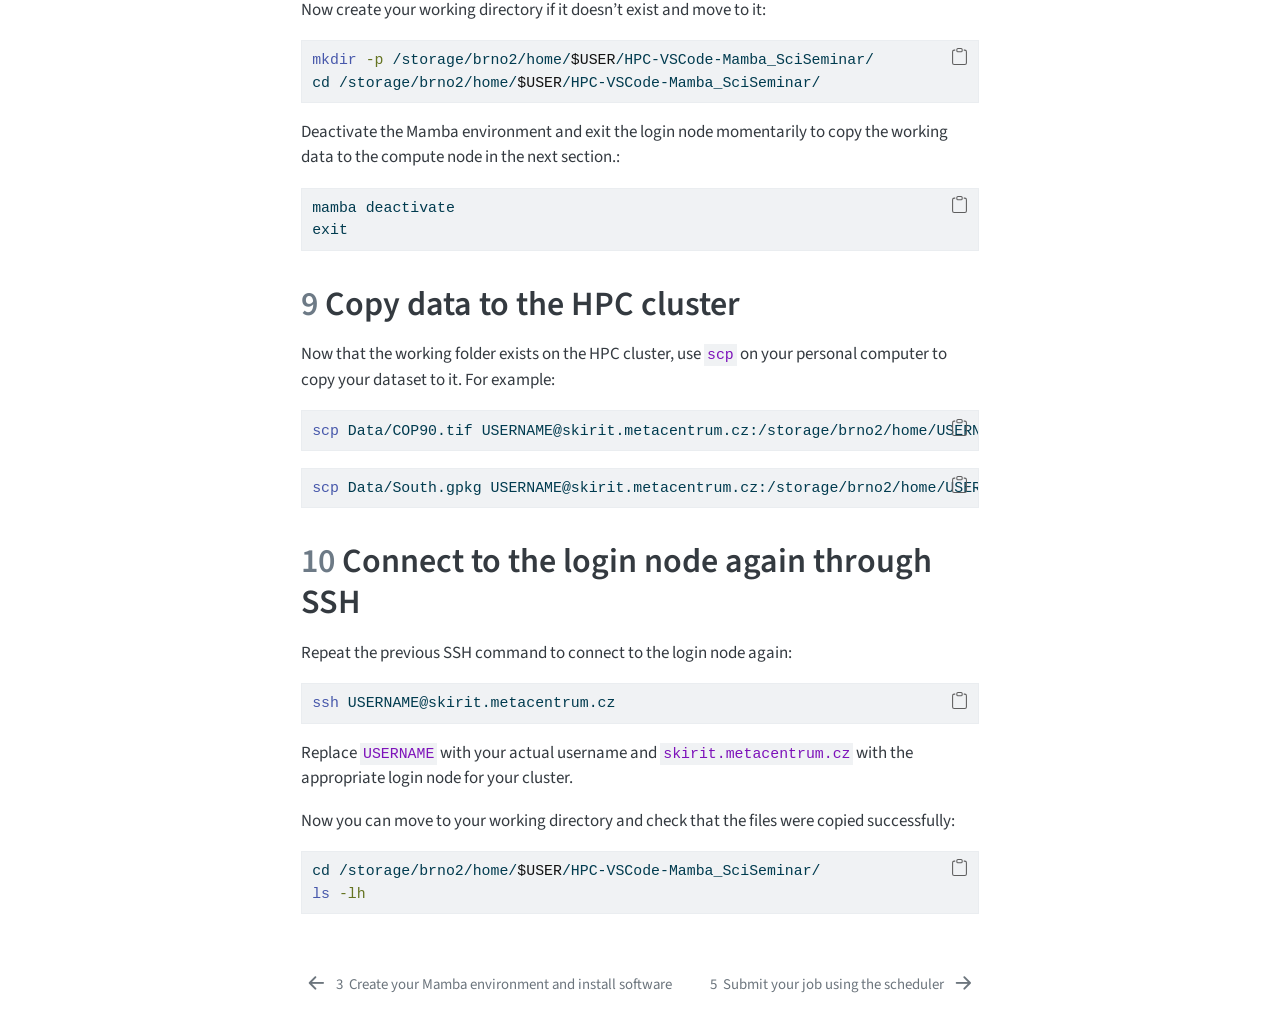
<file: docs/3_check_mamba_env_and_copy_data_to_HPC.html>
<!DOCTYPE html>
<html xmlns="http://www.w3.org/1999/xhtml" lang="en" xml:lang="en"><head>

<meta charset="utf-8">
<meta name="generator" content="quarto-1.8.27">

<meta name="viewport" content="width=device-width, initial-scale=1.0, user-scalable=yes">

<meta name="author" content="Gabriel Ortega-Solís">

<title>4&nbsp; Check mamba environment and copy data to HPC – Preparing and submitting a job to a HPC cluster</title>
<style>
code{white-space: pre-wrap;}
span.smallcaps{font-variant: small-caps;}
div.columns{display: flex; gap: min(4vw, 1.5em);}
div.column{flex: auto; overflow-x: auto;}
div.hanging-indent{margin-left: 1.5em; text-indent: -1.5em;}
ul.task-list{list-style: none;}
ul.task-list li input[type="checkbox"] {
  width: 0.8em;
  margin: 0 0.8em 0.2em -1em; /* quarto-specific, see https://github.com/quarto-dev/quarto-cli/issues/4556 */ 
  vertical-align: middle;
}
/* CSS for syntax highlighting */
html { -webkit-text-size-adjust: 100%; }
pre > code.sourceCode { white-space: pre; position: relative; }
pre > code.sourceCode > span { display: inline-block; line-height: 1.25; }
pre > code.sourceCode > span:empty { height: 1.2em; }
.sourceCode { overflow: visible; }
code.sourceCode > span { color: inherit; text-decoration: inherit; }
div.sourceCode { margin: 1em 0; }
pre.sourceCode { margin: 0; }
@media screen {
div.sourceCode { overflow: auto; }
}
@media print {
pre > code.sourceCode { white-space: pre-wrap; }
pre > code.sourceCode > span { text-indent: -5em; padding-left: 5em; }
}
pre.numberSource code
  { counter-reset: source-line 0; }
pre.numberSource code > span
  { position: relative; left: -4em; counter-increment: source-line; }
pre.numberSource code > span > a:first-child::before
  { content: counter(source-line);
    position: relative; left: -1em; text-align: right; vertical-align: baseline;
    border: none; display: inline-block;
    -webkit-touch-callout: none; -webkit-user-select: none;
    -khtml-user-select: none; -moz-user-select: none;
    -ms-user-select: none; user-select: none;
    padding: 0 4px; width: 4em;
  }
pre.numberSource { margin-left: 3em;  padding-left: 4px; }
div.sourceCode
  {   }
@media screen {
pre > code.sourceCode > span > a:first-child::before { text-decoration: underline; }
}
</style>


<script src="site_libs/quarto-nav/quarto-nav.js"></script>
<script src="site_libs/quarto-nav/headroom.min.js"></script>
<script src="site_libs/clipboard/clipboard.min.js"></script>
<script src="site_libs/quarto-search/autocomplete.umd.js"></script>
<script src="site_libs/quarto-search/fuse.min.js"></script>
<script src="site_libs/quarto-search/quarto-search.js"></script>
<meta name="quarto:offset" content="./">
<link href="./4_submit_a_job.html" rel="next">
<link href="./2_HPC_setup.html" rel="prev">
<script src="site_libs/quarto-html/quarto.js" type="module"></script>
<script src="site_libs/quarto-html/tabsets/tabsets.js" type="module"></script>
<script src="site_libs/quarto-html/axe/axe-check.js" type="module"></script>
<script src="site_libs/quarto-html/popper.min.js"></script>
<script src="site_libs/quarto-html/tippy.umd.min.js"></script>
<script src="site_libs/quarto-html/anchor.min.js"></script>
<link href="site_libs/quarto-html/tippy.css" rel="stylesheet">
<link href="site_libs/quarto-html/quarto-syntax-highlighting-ed96de9b727972fe78a7b5d16c58bf87.css" rel="stylesheet" id="quarto-text-highlighting-styles">
<script src="site_libs/bootstrap/bootstrap.min.js"></script>
<link href="site_libs/bootstrap/bootstrap-icons.css" rel="stylesheet">
<link href="site_libs/bootstrap/bootstrap-9066ee856649dc29ddc1f39264bb5a32.min.css" rel="stylesheet" append-hash="true" id="quarto-bootstrap" data-mode="light">
<script id="quarto-search-options" type="application/json">{
  "location": "sidebar",
  "copy-button": false,
  "collapse-after": 3,
  "panel-placement": "start",
  "type": "textbox",
  "limit": 50,
  "keyboard-shortcut": [
    "f",
    "/",
    "s"
  ],
  "show-item-context": false,
  "language": {
    "search-no-results-text": "No results",
    "search-matching-documents-text": "matching documents",
    "search-copy-link-title": "Copy link to search",
    "search-hide-matches-text": "Hide additional matches",
    "search-more-match-text": "more match in this document",
    "search-more-matches-text": "more matches in this document",
    "search-clear-button-title": "Clear",
    "search-text-placeholder": "",
    "search-detached-cancel-button-title": "Cancel",
    "search-submit-button-title": "Submit",
    "search-label": "Search"
  }
}</script>


</head>

<body class="nav-sidebar floating quarto-light">

<div id="quarto-search-results"></div>
  <header id="quarto-header" class="headroom fixed-top">
  <nav class="quarto-secondary-nav">
    <div class="container-fluid d-flex">
      <button type="button" class="quarto-btn-toggle btn" data-bs-toggle="collapse" role="button" data-bs-target=".quarto-sidebar-collapse-item" aria-controls="quarto-sidebar" aria-expanded="false" aria-label="Toggle sidebar navigation" onclick="if (window.quartoToggleHeadroom) { window.quartoToggleHeadroom(); }">
        <i class="bi bi-layout-text-sidebar-reverse"></i>
      </button>
        <nav class="quarto-page-breadcrumbs" aria-label="breadcrumb"><ol class="breadcrumb"><li class="breadcrumb-item"><a href="./3_check_mamba_env_and_copy_data_to_HPC.html"><span class="chapter-number">4</span>&nbsp; <span class="chapter-title">Check mamba environment and copy data to HPC</span></a></li></ol></nav>
        <a class="flex-grow-1" role="navigation" data-bs-toggle="collapse" data-bs-target=".quarto-sidebar-collapse-item" aria-controls="quarto-sidebar" aria-expanded="false" aria-label="Toggle sidebar navigation" onclick="if (window.quartoToggleHeadroom) { window.quartoToggleHeadroom(); }">      
        </a>
      <button type="button" class="btn quarto-search-button" aria-label="Search" onclick="window.quartoOpenSearch();">
        <i class="bi bi-search"></i>
      </button>
    </div>
  </nav>
</header>
<!-- content -->
<div id="quarto-content" class="quarto-container page-columns page-rows-contents page-layout-article">
<!-- sidebar -->
  <nav id="quarto-sidebar" class="sidebar collapse collapse-horizontal quarto-sidebar-collapse-item sidebar-navigation floating overflow-auto">
    <div class="pt-lg-2 mt-2 text-left sidebar-header">
    <div class="sidebar-title mb-0 py-0">
      <a href="./">Preparing and submitting a job to a HPC cluster</a> 
    </div>
      </div>
        <div class="mt-2 flex-shrink-0 align-items-center">
        <div class="sidebar-search">
        <div id="quarto-search" class="" title="Search"></div>
        </div>
        </div>
    <div class="sidebar-menu-container"> 
    <ul class="list-unstyled mt-1">
        <li class="sidebar-item">
  <div class="sidebar-item-container"> 
  <a href="./index.html" class="sidebar-item-text sidebar-link">
 <span class="menu-text"><span class="chapter-number">1</span>&nbsp; <span class="chapter-title">Welcome</span></span></a>
  </div>
</li>
        <li class="sidebar-item">
  <div class="sidebar-item-container"> 
  <a href="./1_disable_automatic_terminals.html" class="sidebar-item-text sidebar-link">
 <span class="menu-text"><span class="chapter-number">2</span>&nbsp; <span class="chapter-title">Disable automatic terminal creation in VS Code</span></span></a>
  </div>
</li>
        <li class="sidebar-item">
  <div class="sidebar-item-container"> 
  <a href="./2_HPC_setup.html" class="sidebar-item-text sidebar-link">
 <span class="menu-text"><span class="chapter-number">3</span>&nbsp; <span class="chapter-title">Create your Mamba environment and install software</span></span></a>
  </div>
</li>
        <li class="sidebar-item">
  <div class="sidebar-item-container"> 
  <a href="./3_check_mamba_env_and_copy_data_to_HPC.html" class="sidebar-item-text sidebar-link active">
 <span class="menu-text"><span class="chapter-number">4</span>&nbsp; <span class="chapter-title">Check mamba environment and copy data to HPC</span></span></a>
  </div>
</li>
        <li class="sidebar-item">
  <div class="sidebar-item-container"> 
  <a href="./4_submit_a_job.html" class="sidebar-item-text sidebar-link">
 <span class="menu-text"><span class="chapter-number">5</span>&nbsp; <span class="chapter-title">Submit your job using the scheduler</span></span></a>
  </div>
</li>
        <li class="sidebar-item">
  <div class="sidebar-item-container"> 
  <a href="./5_vscode_metacentrum_setup.html" class="sidebar-item-text sidebar-link">
 <span class="menu-text"><span class="chapter-number">6</span>&nbsp; <span class="chapter-title">Configure MetaCentrum remote development in VS Code</span></span></a>
  </div>
</li>
    </ul>
    </div>
</nav>
<div id="quarto-sidebar-glass" class="quarto-sidebar-collapse-item" data-bs-toggle="collapse" data-bs-target=".quarto-sidebar-collapse-item"></div>
<!-- margin-sidebar -->
    <div id="quarto-margin-sidebar" class="sidebar margin-sidebar">
        <nav id="TOC" role="doc-toc" class="toc-active">
    <h2 id="toc-title">Table of contents</h2>
   
  <ul>
  <li><a href="#note" id="toc-note" class="nav-link active" data-scroll-target="#note"><span class="header-section-number">5</span> Note</a></li>
  <li><a href="#goal" id="toc-goal" class="nav-link" data-scroll-target="#goal"><span class="header-section-number">6</span> Goal</a></li>
  <li><a href="#connect-to-the-login-node-through-ssh" id="toc-connect-to-the-login-node-through-ssh" class="nav-link" data-scroll-target="#connect-to-the-login-node-through-ssh"><span class="header-section-number">7</span> Connect to the login node through SSH</a></li>
  <li><a href="#test-your-mamba-environment" id="toc-test-your-mamba-environment" class="nav-link" data-scroll-target="#test-your-mamba-environment"><span class="header-section-number">8</span> Test your Mamba environment</a></li>
  <li><a href="#copy-data-to-the-hpc-cluster" id="toc-copy-data-to-the-hpc-cluster" class="nav-link" data-scroll-target="#copy-data-to-the-hpc-cluster"><span class="header-section-number">9</span> Copy data to the HPC cluster</a></li>
  <li><a href="#connect-to-the-login-node-again-through-ssh" id="toc-connect-to-the-login-node-again-through-ssh" class="nav-link" data-scroll-target="#connect-to-the-login-node-again-through-ssh"><span class="header-section-number">10</span> Connect to the login node again through SSH</a></li>
  </ul>
</nav>
    </div>
<!-- main -->
<main class="content" id="quarto-document-content">

<header id="title-block-header" class="quarto-title-block default">
<div class="quarto-title">
<h1 class="title"><span class="chapter-number">4</span>&nbsp; <span class="chapter-title">Check mamba environment and copy data to HPC</span></h1>
</div>



<div class="quarto-title-meta">

    <div>
    <div class="quarto-title-meta-heading">Author</div>
    <div class="quarto-title-meta-contents">
             <p>Gabriel Ortega-Solís </p>
          </div>
  </div>
    
  
    
  </div>
  


</header>


<section id="note" class="level1" data-number="5">
<h1 data-number="5"><span class="header-section-number">5</span> Note</h1>
<p><strong>This tutorial assumes that you successfully configured VSCode and have already created a Mamba environment on the HPC cluster.</strong> If VSCode is properly working, you can just open a terminal manually and click on the run button in every code cell, and the code will be sent to your currently active terminal. If VSCode is not configured yet, you can copy and paste the code snippets in this tutorial into a terminal. Probably you’ll need <strong>Ctrl+Shift+V</strong> to paste in the terminal.</p>
<p><strong>Please remember to replace <em>USERNAME</em> with your actual username and <em>skirit.metacentrum.cz</em> with the appropriate login node for your cluster.</strong></p>
<p><strong>The variable <em>$USER</em> is automatically replaced with your actual username on the HPC cluster when you run the code. However, you can also replace it with your username everywhere in the code if you prefer.</strong></p>
</section>
<section id="goal" class="level1" data-number="6">
<h1 data-number="6"><span class="header-section-number">6</span> Goal</h1>
<p>Prepare a scheduler script with suitable resources and submit a reproducible batch job with <code>qsub</code>.</p>
</section>
<section id="connect-to-the-login-node-through-ssh" class="level1" data-number="7">
<h1 data-number="7"><span class="header-section-number">7</span> Connect to the login node through SSH</h1>
<p>Open a terminal on your personal computer and connect to the HPC cluster’s login node using SSH. For example:</p>
<div class="code-copy-outer-scaffold"><div class="sourceCode" id="cb1"><pre class="sourceCode bash code-with-copy"><code class="sourceCode bash"><span id="cb1-1"><a href="#cb1-1" aria-hidden="true" tabindex="-1"></a><span class="fu">ssh</span> USERNAME@skirit.metacentrum.cz</span></code></pre></div><button title="Copy to Clipboard" class="code-copy-button"><i class="bi"></i></button></div>
<p>Replace <code>USERNAME</code> with your actual username and <code>skirit.metacentrum.cz</code> with the appropriate login node for your cluster.</p>
</section>
<section id="test-your-mamba-environment" class="level1" data-number="8">
<h1 data-number="8"><span class="header-section-number">8</span> Test your Mamba environment</h1>
<p>A preconfigured Mamba environment will allow you to control the software available. Otherwise, your job could fail because the server doesn’t offer you the right software (or versions) your script requires. Check the previous chapter if you haven’t created a mamba environment yet. <strong>Here you must be aware that I am using the “easy” mode and I am not moving the mamba environment to /scratch, but just loading it from its original location</strong>. Advanced users interested in long running jobs should consider moving their mamba environment to /scratch. This will speed up the loading of the environment and ensure network instability won’t affect your job.</p>
<div class="code-copy-outer-scaffold"><div class="sourceCode" id="cb2"><pre class="sourceCode bash code-with-copy"><code class="sourceCode bash"><span id="cb2-1"><a href="#cb2-1" aria-hidden="true" tabindex="-1"></a><span class="ex">module</span> add mambaforge</span>
<span id="cb2-2"><a href="#cb2-2" aria-hidden="true" tabindex="-1"></a><span class="ex">mamba</span> activate /storage/brno2/home/<span class="va">$USER</span>/mamba/envs/geostats</span></code></pre></div><button title="Copy to Clipboard" class="code-copy-button"><i class="bi"></i></button></div>
<p>After activating your chosen mamba environment, check if the software you need is already available. For example, if you need R you can run:</p>
<div class="code-copy-outer-scaffold"><div class="sourceCode" id="cb3"><pre class="sourceCode bash code-with-copy"><code class="sourceCode bash"><span id="cb3-1"><a href="#cb3-1" aria-hidden="true" tabindex="-1"></a><span class="fu">which</span> R</span>
<span id="cb3-2"><a href="#cb3-2" aria-hidden="true" tabindex="-1"></a><span class="fu">which</span> Rscript</span></code></pre></div><button title="Copy to Clipboard" class="code-copy-button"><i class="bi"></i></button></div>
<p>Both lines should point to an R or Rscript executable inside your Mamba environment.</p>
<p>Now create your working directory if it doesn’t exist and move to it:</p>
<div class="code-copy-outer-scaffold"><div class="sourceCode" id="cb4"><pre class="sourceCode bash code-with-copy"><code class="sourceCode bash"><span id="cb4-1"><a href="#cb4-1" aria-hidden="true" tabindex="-1"></a><span class="fu">mkdir</span> <span class="at">-p</span> /storage/brno2/home/<span class="va">$USER</span>/HPC-VSCode-Mamba_SciSeminar/</span>
<span id="cb4-2"><a href="#cb4-2" aria-hidden="true" tabindex="-1"></a><span class="bu">cd</span> /storage/brno2/home/<span class="va">$USER</span>/HPC-VSCode-Mamba_SciSeminar/</span></code></pre></div><button title="Copy to Clipboard" class="code-copy-button"><i class="bi"></i></button></div>
<p>Deactivate the Mamba environment and exit the login node momentarily to copy the working data to the compute node in the next section.:</p>
<div class="code-copy-outer-scaffold"><div class="sourceCode" id="cb5"><pre class="sourceCode bash code-with-copy"><code class="sourceCode bash"><span id="cb5-1"><a href="#cb5-1" aria-hidden="true" tabindex="-1"></a><span class="ex">mamba</span> deactivate</span>
<span id="cb5-2"><a href="#cb5-2" aria-hidden="true" tabindex="-1"></a><span class="bu">exit</span></span></code></pre></div><button title="Copy to Clipboard" class="code-copy-button"><i class="bi"></i></button></div>
</section>
<section id="copy-data-to-the-hpc-cluster" class="level1" data-number="9">
<h1 data-number="9"><span class="header-section-number">9</span> Copy data to the HPC cluster</h1>
<p>Now that the working folder exists on the HPC cluster, use <code>scp</code> on your personal computer to copy your dataset to it. For example:</p>
<div class="code-copy-outer-scaffold"><div class="sourceCode" id="cb6"><pre class="sourceCode bash code-with-copy"><code class="sourceCode bash"><span id="cb6-1"><a href="#cb6-1" aria-hidden="true" tabindex="-1"></a><span class="fu">scp</span> Data/COP90.tif USERNAME@skirit.metacentrum.cz:/storage/brno2/home/USERNAME/HPC-VSCode-Mamba_SciSeminar/</span></code></pre></div><button title="Copy to Clipboard" class="code-copy-button"><i class="bi"></i></button></div>
<div class="code-copy-outer-scaffold"><div class="sourceCode" id="cb7"><pre class="sourceCode bash code-with-copy"><code class="sourceCode bash"><span id="cb7-1"><a href="#cb7-1" aria-hidden="true" tabindex="-1"></a><span class="fu">scp</span> Data/South.gpkg USERNAME@skirit.metacentrum.cz:/storage/brno2/home/USERNAME/HPC-VSCode-Mamba_SciSeminar/</span></code></pre></div><button title="Copy to Clipboard" class="code-copy-button"><i class="bi"></i></button></div>
</section>
<section id="connect-to-the-login-node-again-through-ssh" class="level1" data-number="10">
<h1 data-number="10"><span class="header-section-number">10</span> Connect to the login node again through SSH</h1>
<p>Repeat the previous SSH command to connect to the login node again:</p>
<div class="code-copy-outer-scaffold"><div class="sourceCode" id="cb8"><pre class="sourceCode bash code-with-copy"><code class="sourceCode bash"><span id="cb8-1"><a href="#cb8-1" aria-hidden="true" tabindex="-1"></a><span class="fu">ssh</span> USERNAME@skirit.metacentrum.cz</span></code></pre></div><button title="Copy to Clipboard" class="code-copy-button"><i class="bi"></i></button></div>
<p>Replace <code>USERNAME</code> with your actual username and <code>skirit.metacentrum.cz</code> with the appropriate login node for your cluster.</p>
<p>Now you can move to your working directory and check that the files were copied successfully:</p>
<div class="code-copy-outer-scaffold"><div class="sourceCode" id="cb9"><pre class="sourceCode bash code-with-copy"><code class="sourceCode bash"><span id="cb9-1"><a href="#cb9-1" aria-hidden="true" tabindex="-1"></a><span class="bu">cd</span> /storage/brno2/home/<span class="va">$USER</span>/HPC-VSCode-Mamba_SciSeminar/</span>
<span id="cb9-2"><a href="#cb9-2" aria-hidden="true" tabindex="-1"></a><span class="fu">ls</span> <span class="at">-lh</span></span></code></pre></div><button title="Copy to Clipboard" class="code-copy-button"><i class="bi"></i></button></div>


</section>

</main> <!-- /main -->
<div id="download-qmd-wrap" style="margin-top: 2rem;"></div>

<script>
document.addEventListener("DOMContentLoaded", () => {
  const path = window.location.pathname;
  const htmlFile = path.split("/").pop() || "index.html";
  const qmdFile = htmlFile.replace(/\.html?$/, ".qmd");

  const a = document.createElement("a");
  a.href = qmdFile;
  a.textContent = "Download source (.qmd)";
  a.setAttribute("download", "");
  a.className = "btn btn-outline-primary";

  const wrap = document.getElementById("download-qmd-wrap");
  if (!wrap) return;

  wrap.style.marginTop = "0.75rem";
  wrap.appendChild(a);

  // Prefer placement near title/author metadata on Quarto book pages.
  const titleMeta = document.querySelector("#title-block-header .quarto-title-meta");
  if (titleMeta) {
    titleMeta.insertAdjacentElement("afterend", wrap);
    return;
  }

  const titleHeader = document.getElementById("title-block-header");
  if (titleHeader) {
    titleHeader.appendChild(wrap);
  }
});
</script>
<script id="quarto-html-after-body" type="application/javascript">
  window.document.addEventListener("DOMContentLoaded", function (event) {
    const icon = "";
    const anchorJS = new window.AnchorJS();
    anchorJS.options = {
      placement: 'right',
      icon: icon
    };
    anchorJS.add('.anchored');
    const isCodeAnnotation = (el) => {
      for (const clz of el.classList) {
        if (clz.startsWith('code-annotation-')) {                     
          return true;
        }
      }
      return false;
    }
    const onCopySuccess = function(e) {
      // button target
      const button = e.trigger;
      // don't keep focus
      button.blur();
      // flash "checked"
      button.classList.add('code-copy-button-checked');
      var currentTitle = button.getAttribute("title");
      button.setAttribute("title", "Copied!");
      let tooltip;
      if (window.bootstrap) {
        button.setAttribute("data-bs-toggle", "tooltip");
        button.setAttribute("data-bs-placement", "left");
        button.setAttribute("data-bs-title", "Copied!");
        tooltip = new bootstrap.Tooltip(button, 
          { trigger: "manual", 
            customClass: "code-copy-button-tooltip",
            offset: [0, -8]});
        tooltip.show();    
      }
      setTimeout(function() {
        if (tooltip) {
          tooltip.hide();
          button.removeAttribute("data-bs-title");
          button.removeAttribute("data-bs-toggle");
          button.removeAttribute("data-bs-placement");
        }
        button.setAttribute("title", currentTitle);
        button.classList.remove('code-copy-button-checked');
      }, 1000);
      // clear code selection
      e.clearSelection();
    }
    const getTextToCopy = function(trigger) {
      const outerScaffold = trigger.parentElement.cloneNode(true);
      const codeEl = outerScaffold.querySelector('code');
      for (const childEl of codeEl.children) {
        if (isCodeAnnotation(childEl)) {
          childEl.remove();
        }
      }
      return codeEl.innerText;
    }
    const clipboard = new window.ClipboardJS('.code-copy-button:not([data-in-quarto-modal])', {
      text: getTextToCopy
    });
    clipboard.on('success', onCopySuccess);
    if (window.document.getElementById('quarto-embedded-source-code-modal')) {
      const clipboardModal = new window.ClipboardJS('.code-copy-button[data-in-quarto-modal]', {
        text: getTextToCopy,
        container: window.document.getElementById('quarto-embedded-source-code-modal')
      });
      clipboardModal.on('success', onCopySuccess);
    }
      var localhostRegex = new RegExp(/^(?:http|https):\/\/localhost\:?[0-9]*\//);
      var mailtoRegex = new RegExp(/^mailto:/);
        var filterRegex = new RegExp('/' + window.location.host + '/');
      var isInternal = (href) => {
          return filterRegex.test(href) || localhostRegex.test(href) || mailtoRegex.test(href);
      }
      // Inspect non-navigation links and adorn them if external
     var links = window.document.querySelectorAll('a[href]:not(.nav-link):not(.navbar-brand):not(.toc-action):not(.sidebar-link):not(.sidebar-item-toggle):not(.pagination-link):not(.no-external):not([aria-hidden]):not(.dropdown-item):not(.quarto-navigation-tool):not(.about-link)');
      for (var i=0; i<links.length; i++) {
        const link = links[i];
        if (!isInternal(link.href)) {
          // undo the damage that might have been done by quarto-nav.js in the case of
          // links that we want to consider external
          if (link.dataset.originalHref !== undefined) {
            link.href = link.dataset.originalHref;
          }
        }
      }
    function tippyHover(el, contentFn, onTriggerFn, onUntriggerFn) {
      const config = {
        allowHTML: true,
        maxWidth: 500,
        delay: 100,
        arrow: false,
        appendTo: function(el) {
            return el.parentElement;
        },
        interactive: true,
        interactiveBorder: 10,
        theme: 'quarto',
        placement: 'bottom-start',
      };
      if (contentFn) {
        config.content = contentFn;
      }
      if (onTriggerFn) {
        config.onTrigger = onTriggerFn;
      }
      if (onUntriggerFn) {
        config.onUntrigger = onUntriggerFn;
      }
      window.tippy(el, config); 
    }
    const noterefs = window.document.querySelectorAll('a[role="doc-noteref"]');
    for (var i=0; i<noterefs.length; i++) {
      const ref = noterefs[i];
      tippyHover(ref, function() {
        // use id or data attribute instead here
        let href = ref.getAttribute('data-footnote-href') || ref.getAttribute('href');
        try { href = new URL(href).hash; } catch {}
        const id = href.replace(/^#\/?/, "");
        const note = window.document.getElementById(id);
        if (note) {
          return note.innerHTML;
        } else {
          return "";
        }
      });
    }
    const xrefs = window.document.querySelectorAll('a.quarto-xref');
    const processXRef = (id, note) => {
      // Strip column container classes
      const stripColumnClz = (el) => {
        el.classList.remove("page-full", "page-columns");
        if (el.children) {
          for (const child of el.children) {
            stripColumnClz(child);
          }
        }
      }
      stripColumnClz(note)
      if (id === null || id.startsWith('sec-')) {
        // Special case sections, only their first couple elements
        const container = document.createElement("div");
        if (note.children && note.children.length > 2) {
          container.appendChild(note.children[0].cloneNode(true));
          for (let i = 1; i < note.children.length; i++) {
            const child = note.children[i];
            if (child.tagName === "P" && child.innerText === "") {
              continue;
            } else {
              container.appendChild(child.cloneNode(true));
              break;
            }
          }
          if (window.Quarto?.typesetMath) {
            window.Quarto.typesetMath(container);
          }
          return container.innerHTML
        } else {
          if (window.Quarto?.typesetMath) {
            window.Quarto.typesetMath(note);
          }
          return note.innerHTML;
        }
      } else {
        // Remove any anchor links if they are present
        const anchorLink = note.querySelector('a.anchorjs-link');
        if (anchorLink) {
          anchorLink.remove();
        }
        if (window.Quarto?.typesetMath) {
          window.Quarto.typesetMath(note);
        }
        if (note.classList.contains("callout")) {
          return note.outerHTML;
        } else {
          return note.innerHTML;
        }
      }
    }
    for (var i=0; i<xrefs.length; i++) {
      const xref = xrefs[i];
      tippyHover(xref, undefined, function(instance) {
        instance.disable();
        let url = xref.getAttribute('href');
        let hash = undefined; 
        if (url.startsWith('#')) {
          hash = url;
        } else {
          try { hash = new URL(url).hash; } catch {}
        }
        if (hash) {
          const id = hash.replace(/^#\/?/, "");
          const note = window.document.getElementById(id);
          if (note !== null) {
            try {
              const html = processXRef(id, note.cloneNode(true));
              instance.setContent(html);
            } finally {
              instance.enable();
              instance.show();
            }
          } else {
            // See if we can fetch this
            fetch(url.split('#')[0])
            .then(res => res.text())
            .then(html => {
              const parser = new DOMParser();
              const htmlDoc = parser.parseFromString(html, "text/html");
              const note = htmlDoc.getElementById(id);
              if (note !== null) {
                const html = processXRef(id, note);
                instance.setContent(html);
              } 
            }).finally(() => {
              instance.enable();
              instance.show();
            });
          }
        } else {
          // See if we can fetch a full url (with no hash to target)
          // This is a special case and we should probably do some content thinning / targeting
          fetch(url)
          .then(res => res.text())
          .then(html => {
            const parser = new DOMParser();
            const htmlDoc = parser.parseFromString(html, "text/html");
            const note = htmlDoc.querySelector('main.content');
            if (note !== null) {
              // This should only happen for chapter cross references
              // (since there is no id in the URL)
              // remove the first header
              if (note.children.length > 0 && note.children[0].tagName === "HEADER") {
                note.children[0].remove();
              }
              const html = processXRef(null, note);
              instance.setContent(html);
            } 
          }).finally(() => {
            instance.enable();
            instance.show();
          });
        }
      }, function(instance) {
      });
    }
        let selectedAnnoteEl;
        const selectorForAnnotation = ( cell, annotation) => {
          let cellAttr = 'data-code-cell="' + cell + '"';
          let lineAttr = 'data-code-annotation="' +  annotation + '"';
          const selector = 'span[' + cellAttr + '][' + lineAttr + ']';
          return selector;
        }
        const selectCodeLines = (annoteEl) => {
          const doc = window.document;
          const targetCell = annoteEl.getAttribute("data-target-cell");
          const targetAnnotation = annoteEl.getAttribute("data-target-annotation");
          const annoteSpan = window.document.querySelector(selectorForAnnotation(targetCell, targetAnnotation));
          const lines = annoteSpan.getAttribute("data-code-lines").split(",");
          const lineIds = lines.map((line) => {
            return targetCell + "-" + line;
          })
          let top = null;
          let height = null;
          let parent = null;
          if (lineIds.length > 0) {
              //compute the position of the single el (top and bottom and make a div)
              const el = window.document.getElementById(lineIds[0]);
              top = el.offsetTop;
              height = el.offsetHeight;
              parent = el.parentElement.parentElement;
            if (lineIds.length > 1) {
              const lastEl = window.document.getElementById(lineIds[lineIds.length - 1]);
              const bottom = lastEl.offsetTop + lastEl.offsetHeight;
              height = bottom - top;
            }
            if (top !== null && height !== null && parent !== null) {
              // cook up a div (if necessary) and position it 
              let div = window.document.getElementById("code-annotation-line-highlight");
              if (div === null) {
                div = window.document.createElement("div");
                div.setAttribute("id", "code-annotation-line-highlight");
                div.style.position = 'absolute';
                parent.appendChild(div);
              }
              div.style.top = top - 2 + "px";
              div.style.height = height + 4 + "px";
              div.style.left = 0;
              let gutterDiv = window.document.getElementById("code-annotation-line-highlight-gutter");
              if (gutterDiv === null) {
                gutterDiv = window.document.createElement("div");
                gutterDiv.setAttribute("id", "code-annotation-line-highlight-gutter");
                gutterDiv.style.position = 'absolute';
                const codeCell = window.document.getElementById(targetCell);
                const gutter = codeCell.querySelector('.code-annotation-gutter');
                gutter.appendChild(gutterDiv);
              }
              gutterDiv.style.top = top - 2 + "px";
              gutterDiv.style.height = height + 4 + "px";
            }
            selectedAnnoteEl = annoteEl;
          }
        };
        const unselectCodeLines = () => {
          const elementsIds = ["code-annotation-line-highlight", "code-annotation-line-highlight-gutter"];
          elementsIds.forEach((elId) => {
            const div = window.document.getElementById(elId);
            if (div) {
              div.remove();
            }
          });
          selectedAnnoteEl = undefined;
        };
          // Handle positioning of the toggle
      window.addEventListener(
        "resize",
        throttle(() => {
          elRect = undefined;
          if (selectedAnnoteEl) {
            selectCodeLines(selectedAnnoteEl);
          }
        }, 10)
      );
      function throttle(fn, ms) {
      let throttle = false;
      let timer;
        return (...args) => {
          if(!throttle) { // first call gets through
              fn.apply(this, args);
              throttle = true;
          } else { // all the others get throttled
              if(timer) clearTimeout(timer); // cancel #2
              timer = setTimeout(() => {
                fn.apply(this, args);
                timer = throttle = false;
              }, ms);
          }
        };
      }
        // Attach click handler to the DT
        const annoteDls = window.document.querySelectorAll('dt[data-target-cell]');
        for (const annoteDlNode of annoteDls) {
          annoteDlNode.addEventListener('click', (event) => {
            const clickedEl = event.target;
            if (clickedEl !== selectedAnnoteEl) {
              unselectCodeLines();
              const activeEl = window.document.querySelector('dt[data-target-cell].code-annotation-active');
              if (activeEl) {
                activeEl.classList.remove('code-annotation-active');
              }
              selectCodeLines(clickedEl);
              clickedEl.classList.add('code-annotation-active');
            } else {
              // Unselect the line
              unselectCodeLines();
              clickedEl.classList.remove('code-annotation-active');
            }
          });
        }
    const findCites = (el) => {
      const parentEl = el.parentElement;
      if (parentEl) {
        const cites = parentEl.dataset.cites;
        if (cites) {
          return {
            el,
            cites: cites.split(' ')
          };
        } else {
          return findCites(el.parentElement)
        }
      } else {
        return undefined;
      }
    };
    var bibliorefs = window.document.querySelectorAll('a[role="doc-biblioref"]');
    for (var i=0; i<bibliorefs.length; i++) {
      const ref = bibliorefs[i];
      const citeInfo = findCites(ref);
      if (citeInfo) {
        tippyHover(citeInfo.el, function() {
          var popup = window.document.createElement('div');
          citeInfo.cites.forEach(function(cite) {
            var citeDiv = window.document.createElement('div');
            citeDiv.classList.add('hanging-indent');
            citeDiv.classList.add('csl-entry');
            var biblioDiv = window.document.getElementById('ref-' + cite);
            if (biblioDiv) {
              citeDiv.innerHTML = biblioDiv.innerHTML;
            }
            popup.appendChild(citeDiv);
          });
          return popup.innerHTML;
        });
      }
    }
  });
  </script>
<nav class="page-navigation">
  <div class="nav-page nav-page-previous">
      <a href="./2_HPC_setup.html" class="pagination-link" aria-label="Create your Mamba environment and install software">
        <i class="bi bi-arrow-left-short"></i> <span class="nav-page-text"><span class="chapter-number">3</span>&nbsp; <span class="chapter-title">Create your Mamba environment and install software</span></span>
      </a>          
  </div>
  <div class="nav-page nav-page-next">
      <a href="./4_submit_a_job.html" class="pagination-link" aria-label="Submit your job using the scheduler">
        <span class="nav-page-text"><span class="chapter-number">5</span>&nbsp; <span class="chapter-title">Submit your job using the scheduler</span></span> <i class="bi bi-arrow-right-short"></i>
      </a>
  </div>
</nav>
</div> <!-- /content -->




</body></html>
</file>
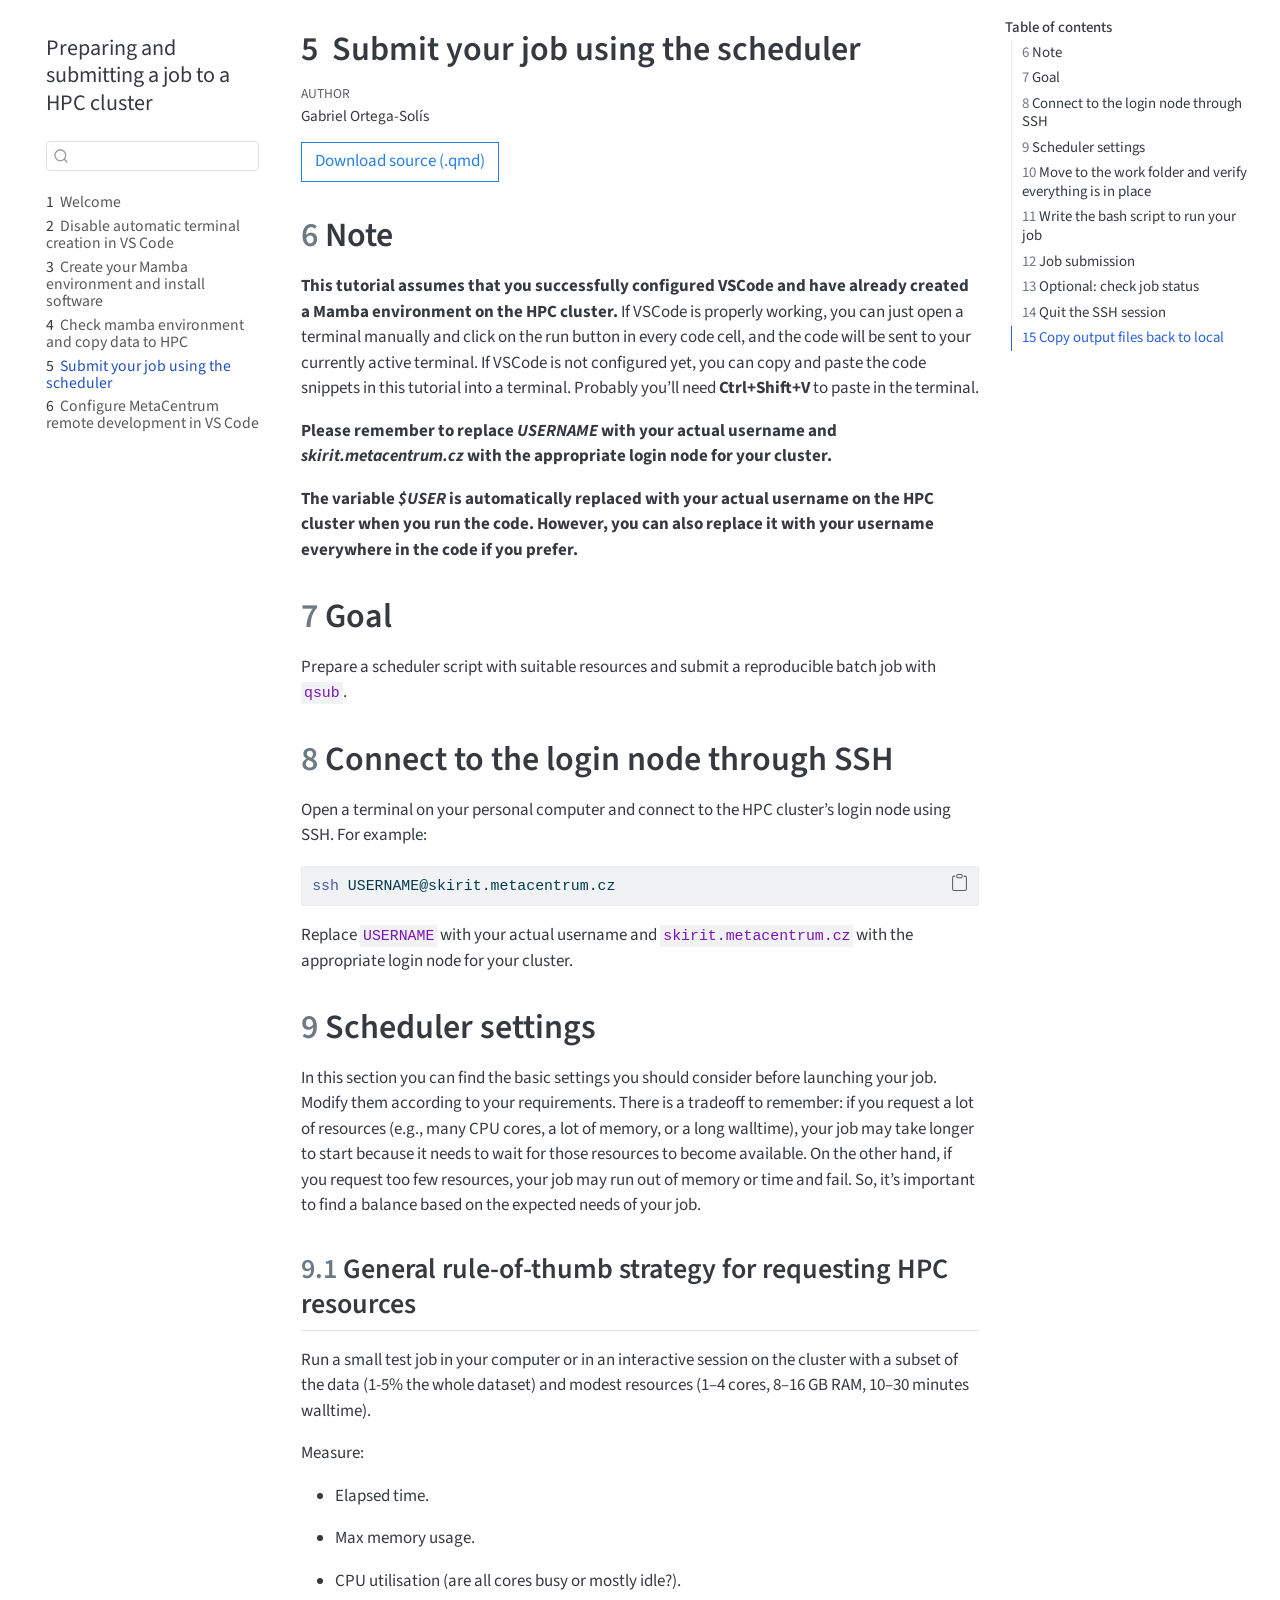
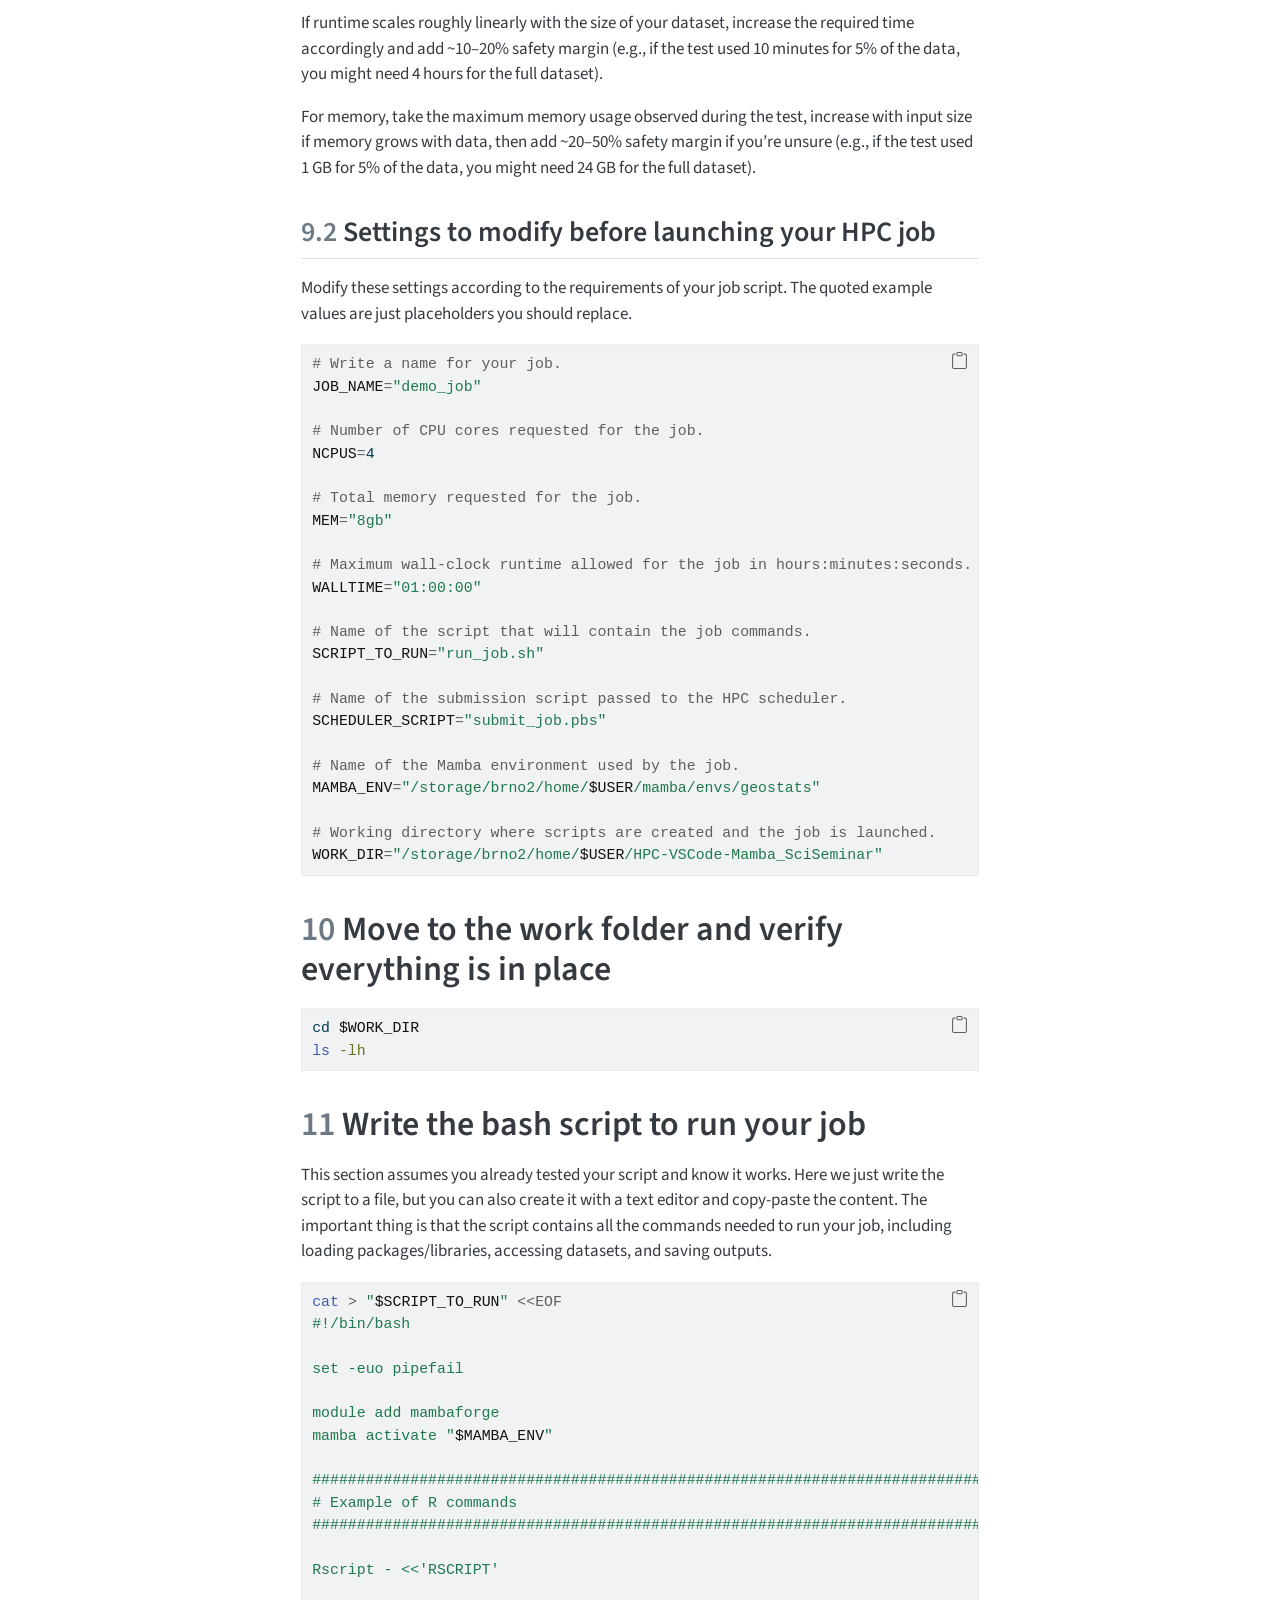
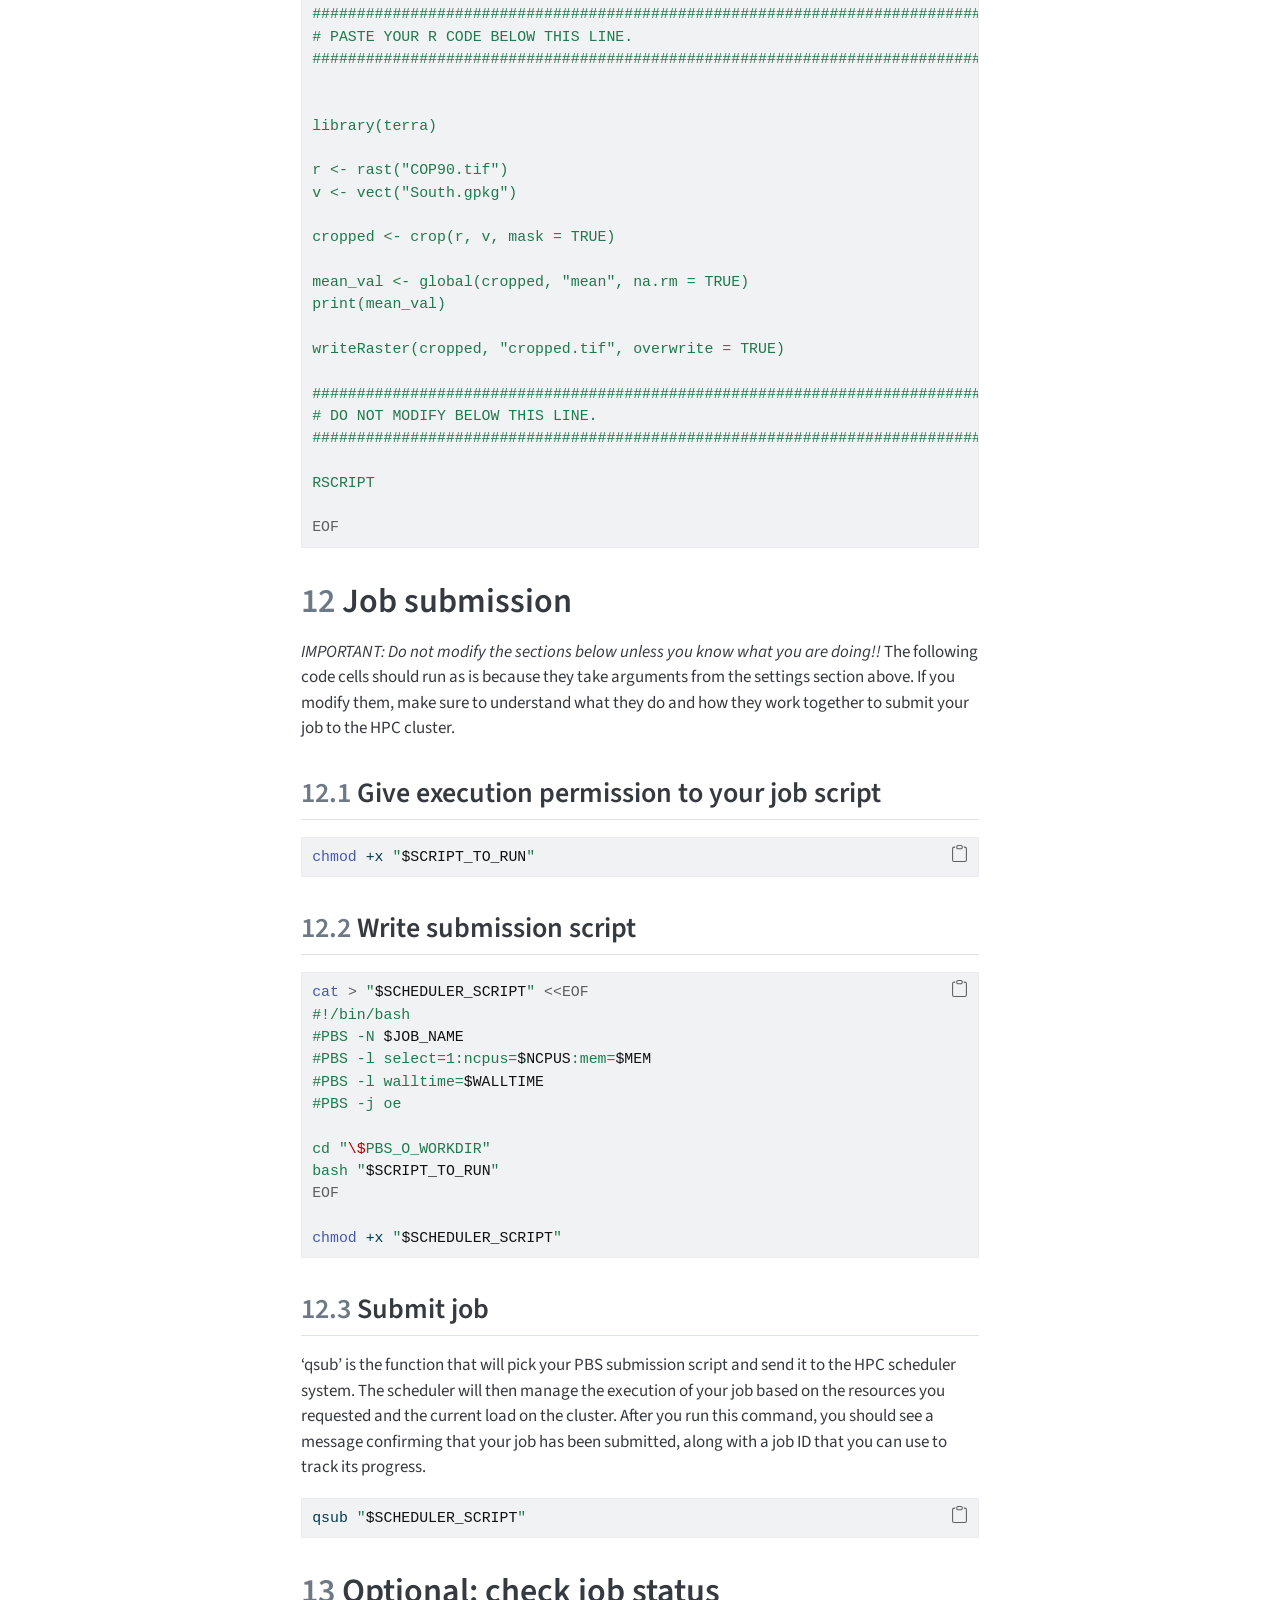
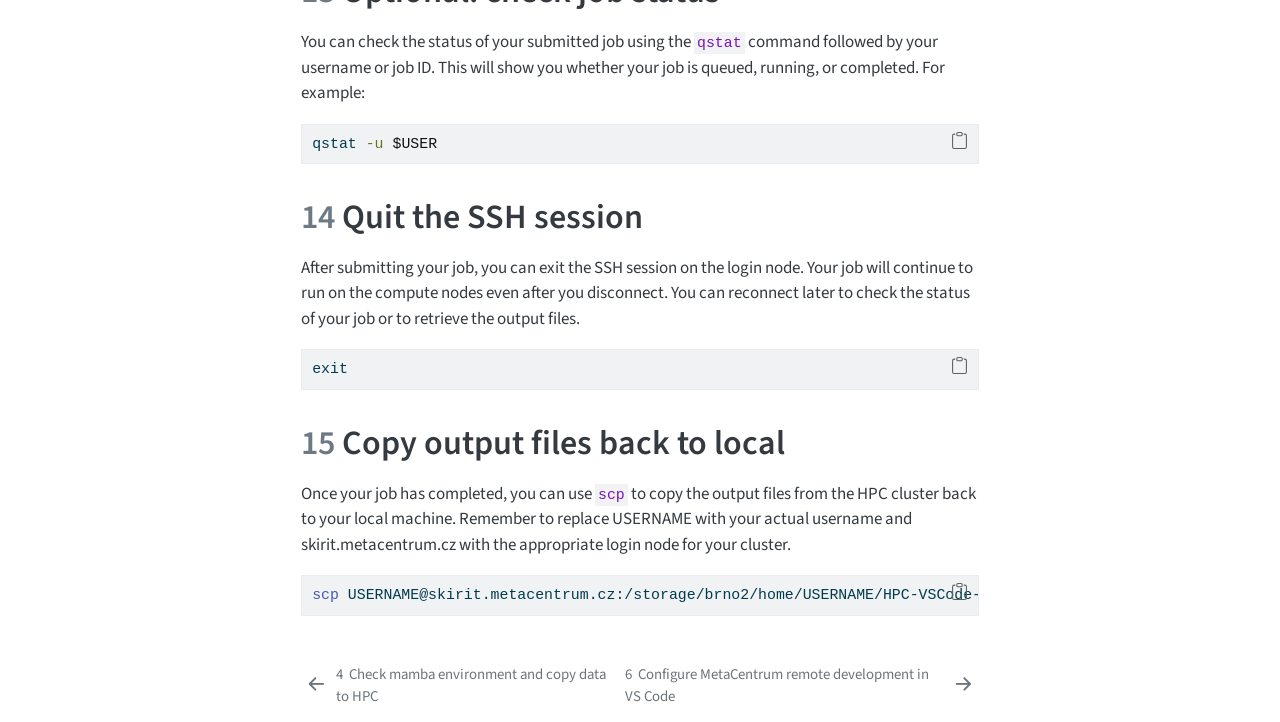
<file: docs/4_submit_a_job.html>
<!DOCTYPE html>
<html xmlns="http://www.w3.org/1999/xhtml" lang="en" xml:lang="en"><head>

<meta charset="utf-8">
<meta name="generator" content="quarto-1.8.27">

<meta name="viewport" content="width=device-width, initial-scale=1.0, user-scalable=yes">

<meta name="author" content="Gabriel Ortega-Solís">

<title>5&nbsp; Submit your job using the scheduler – Preparing and submitting a job to a HPC cluster</title>
<style>
code{white-space: pre-wrap;}
span.smallcaps{font-variant: small-caps;}
div.columns{display: flex; gap: min(4vw, 1.5em);}
div.column{flex: auto; overflow-x: auto;}
div.hanging-indent{margin-left: 1.5em; text-indent: -1.5em;}
ul.task-list{list-style: none;}
ul.task-list li input[type="checkbox"] {
  width: 0.8em;
  margin: 0 0.8em 0.2em -1em; /* quarto-specific, see https://github.com/quarto-dev/quarto-cli/issues/4556 */ 
  vertical-align: middle;
}
/* CSS for syntax highlighting */
html { -webkit-text-size-adjust: 100%; }
pre > code.sourceCode { white-space: pre; position: relative; }
pre > code.sourceCode > span { display: inline-block; line-height: 1.25; }
pre > code.sourceCode > span:empty { height: 1.2em; }
.sourceCode { overflow: visible; }
code.sourceCode > span { color: inherit; text-decoration: inherit; }
div.sourceCode { margin: 1em 0; }
pre.sourceCode { margin: 0; }
@media screen {
div.sourceCode { overflow: auto; }
}
@media print {
pre > code.sourceCode { white-space: pre-wrap; }
pre > code.sourceCode > span { text-indent: -5em; padding-left: 5em; }
}
pre.numberSource code
  { counter-reset: source-line 0; }
pre.numberSource code > span
  { position: relative; left: -4em; counter-increment: source-line; }
pre.numberSource code > span > a:first-child::before
  { content: counter(source-line);
    position: relative; left: -1em; text-align: right; vertical-align: baseline;
    border: none; display: inline-block;
    -webkit-touch-callout: none; -webkit-user-select: none;
    -khtml-user-select: none; -moz-user-select: none;
    -ms-user-select: none; user-select: none;
    padding: 0 4px; width: 4em;
  }
pre.numberSource { margin-left: 3em;  padding-left: 4px; }
div.sourceCode
  {   }
@media screen {
pre > code.sourceCode > span > a:first-child::before { text-decoration: underline; }
}
</style>


<script src="site_libs/quarto-nav/quarto-nav.js"></script>
<script src="site_libs/quarto-nav/headroom.min.js"></script>
<script src="site_libs/clipboard/clipboard.min.js"></script>
<script src="site_libs/quarto-search/autocomplete.umd.js"></script>
<script src="site_libs/quarto-search/fuse.min.js"></script>
<script src="site_libs/quarto-search/quarto-search.js"></script>
<meta name="quarto:offset" content="./">
<link href="./5_vscode_metacentrum_setup.html" rel="next">
<link href="./3_check_mamba_env_and_copy_data_to_HPC.html" rel="prev">
<script src="site_libs/quarto-html/quarto.js" type="module"></script>
<script src="site_libs/quarto-html/tabsets/tabsets.js" type="module"></script>
<script src="site_libs/quarto-html/axe/axe-check.js" type="module"></script>
<script src="site_libs/quarto-html/popper.min.js"></script>
<script src="site_libs/quarto-html/tippy.umd.min.js"></script>
<script src="site_libs/quarto-html/anchor.min.js"></script>
<link href="site_libs/quarto-html/tippy.css" rel="stylesheet">
<link href="site_libs/quarto-html/quarto-syntax-highlighting-ed96de9b727972fe78a7b5d16c58bf87.css" rel="stylesheet" id="quarto-text-highlighting-styles">
<script src="site_libs/bootstrap/bootstrap.min.js"></script>
<link href="site_libs/bootstrap/bootstrap-icons.css" rel="stylesheet">
<link href="site_libs/bootstrap/bootstrap-9066ee856649dc29ddc1f39264bb5a32.min.css" rel="stylesheet" append-hash="true" id="quarto-bootstrap" data-mode="light">
<script id="quarto-search-options" type="application/json">{
  "location": "sidebar",
  "copy-button": false,
  "collapse-after": 3,
  "panel-placement": "start",
  "type": "textbox",
  "limit": 50,
  "keyboard-shortcut": [
    "f",
    "/",
    "s"
  ],
  "show-item-context": false,
  "language": {
    "search-no-results-text": "No results",
    "search-matching-documents-text": "matching documents",
    "search-copy-link-title": "Copy link to search",
    "search-hide-matches-text": "Hide additional matches",
    "search-more-match-text": "more match in this document",
    "search-more-matches-text": "more matches in this document",
    "search-clear-button-title": "Clear",
    "search-text-placeholder": "",
    "search-detached-cancel-button-title": "Cancel",
    "search-submit-button-title": "Submit",
    "search-label": "Search"
  }
}</script>


</head>

<body class="nav-sidebar floating quarto-light">

<div id="quarto-search-results"></div>
  <header id="quarto-header" class="headroom fixed-top">
  <nav class="quarto-secondary-nav">
    <div class="container-fluid d-flex">
      <button type="button" class="quarto-btn-toggle btn" data-bs-toggle="collapse" role="button" data-bs-target=".quarto-sidebar-collapse-item" aria-controls="quarto-sidebar" aria-expanded="false" aria-label="Toggle sidebar navigation" onclick="if (window.quartoToggleHeadroom) { window.quartoToggleHeadroom(); }">
        <i class="bi bi-layout-text-sidebar-reverse"></i>
      </button>
        <nav class="quarto-page-breadcrumbs" aria-label="breadcrumb"><ol class="breadcrumb"><li class="breadcrumb-item"><a href="./4_submit_a_job.html"><span class="chapter-number">5</span>&nbsp; <span class="chapter-title">Submit your job using the scheduler</span></a></li></ol></nav>
        <a class="flex-grow-1" role="navigation" data-bs-toggle="collapse" data-bs-target=".quarto-sidebar-collapse-item" aria-controls="quarto-sidebar" aria-expanded="false" aria-label="Toggle sidebar navigation" onclick="if (window.quartoToggleHeadroom) { window.quartoToggleHeadroom(); }">      
        </a>
      <button type="button" class="btn quarto-search-button" aria-label="Search" onclick="window.quartoOpenSearch();">
        <i class="bi bi-search"></i>
      </button>
    </div>
  </nav>
</header>
<!-- content -->
<div id="quarto-content" class="quarto-container page-columns page-rows-contents page-layout-article">
<!-- sidebar -->
  <nav id="quarto-sidebar" class="sidebar collapse collapse-horizontal quarto-sidebar-collapse-item sidebar-navigation floating overflow-auto">
    <div class="pt-lg-2 mt-2 text-left sidebar-header">
    <div class="sidebar-title mb-0 py-0">
      <a href="./">Preparing and submitting a job to a HPC cluster</a> 
    </div>
      </div>
        <div class="mt-2 flex-shrink-0 align-items-center">
        <div class="sidebar-search">
        <div id="quarto-search" class="" title="Search"></div>
        </div>
        </div>
    <div class="sidebar-menu-container"> 
    <ul class="list-unstyled mt-1">
        <li class="sidebar-item">
  <div class="sidebar-item-container"> 
  <a href="./index.html" class="sidebar-item-text sidebar-link">
 <span class="menu-text"><span class="chapter-number">1</span>&nbsp; <span class="chapter-title">Welcome</span></span></a>
  </div>
</li>
        <li class="sidebar-item">
  <div class="sidebar-item-container"> 
  <a href="./1_disable_automatic_terminals.html" class="sidebar-item-text sidebar-link">
 <span class="menu-text"><span class="chapter-number">2</span>&nbsp; <span class="chapter-title">Disable automatic terminal creation in VS Code</span></span></a>
  </div>
</li>
        <li class="sidebar-item">
  <div class="sidebar-item-container"> 
  <a href="./2_HPC_setup.html" class="sidebar-item-text sidebar-link">
 <span class="menu-text"><span class="chapter-number">3</span>&nbsp; <span class="chapter-title">Create your Mamba environment and install software</span></span></a>
  </div>
</li>
        <li class="sidebar-item">
  <div class="sidebar-item-container"> 
  <a href="./3_check_mamba_env_and_copy_data_to_HPC.html" class="sidebar-item-text sidebar-link">
 <span class="menu-text"><span class="chapter-number">4</span>&nbsp; <span class="chapter-title">Check mamba environment and copy data to HPC</span></span></a>
  </div>
</li>
        <li class="sidebar-item">
  <div class="sidebar-item-container"> 
  <a href="./4_submit_a_job.html" class="sidebar-item-text sidebar-link active">
 <span class="menu-text"><span class="chapter-number">5</span>&nbsp; <span class="chapter-title">Submit your job using the scheduler</span></span></a>
  </div>
</li>
        <li class="sidebar-item">
  <div class="sidebar-item-container"> 
  <a href="./5_vscode_metacentrum_setup.html" class="sidebar-item-text sidebar-link">
 <span class="menu-text"><span class="chapter-number">6</span>&nbsp; <span class="chapter-title">Configure MetaCentrum remote development in VS Code</span></span></a>
  </div>
</li>
    </ul>
    </div>
</nav>
<div id="quarto-sidebar-glass" class="quarto-sidebar-collapse-item" data-bs-toggle="collapse" data-bs-target=".quarto-sidebar-collapse-item"></div>
<!-- margin-sidebar -->
    <div id="quarto-margin-sidebar" class="sidebar margin-sidebar">
        <nav id="TOC" role="doc-toc" class="toc-active">
    <h2 id="toc-title">Table of contents</h2>
   
  <ul>
  <li><a href="#note" id="toc-note" class="nav-link active" data-scroll-target="#note"><span class="header-section-number">6</span> Note</a></li>
  <li><a href="#goal" id="toc-goal" class="nav-link" data-scroll-target="#goal"><span class="header-section-number">7</span> Goal</a></li>
  <li><a href="#connect-to-the-login-node-through-ssh" id="toc-connect-to-the-login-node-through-ssh" class="nav-link" data-scroll-target="#connect-to-the-login-node-through-ssh"><span class="header-section-number">8</span> Connect to the login node through SSH</a></li>
  <li><a href="#scheduler-settings" id="toc-scheduler-settings" class="nav-link" data-scroll-target="#scheduler-settings"><span class="header-section-number">9</span> Scheduler settings</a>
  <ul class="collapse">
  <li><a href="#general-rule-of-thumb-strategy-for-requesting-hpc-resources" id="toc-general-rule-of-thumb-strategy-for-requesting-hpc-resources" class="nav-link" data-scroll-target="#general-rule-of-thumb-strategy-for-requesting-hpc-resources"><span class="header-section-number">9.1</span> General rule-of-thumb strategy for requesting HPC resources</a></li>
  <li><a href="#settings-to-modify-before-launching-your-hpc-job" id="toc-settings-to-modify-before-launching-your-hpc-job" class="nav-link" data-scroll-target="#settings-to-modify-before-launching-your-hpc-job"><span class="header-section-number">9.2</span> Settings to modify before launching your HPC job</a></li>
  </ul></li>
  <li><a href="#move-to-the-work-folder-and-verify-everything-is-in-place" id="toc-move-to-the-work-folder-and-verify-everything-is-in-place" class="nav-link" data-scroll-target="#move-to-the-work-folder-and-verify-everything-is-in-place"><span class="header-section-number">10</span> Move to the work folder and verify everything is in place</a></li>
  <li><a href="#write-the-bash-script-to-run-your-job" id="toc-write-the-bash-script-to-run-your-job" class="nav-link" data-scroll-target="#write-the-bash-script-to-run-your-job"><span class="header-section-number">11</span> Write the bash script to run your job</a></li>
  <li><a href="#job-submission" id="toc-job-submission" class="nav-link" data-scroll-target="#job-submission"><span class="header-section-number">12</span> Job submission</a>
  <ul class="collapse">
  <li><a href="#give-execution-permission-to-your-job-script" id="toc-give-execution-permission-to-your-job-script" class="nav-link" data-scroll-target="#give-execution-permission-to-your-job-script"><span class="header-section-number">12.1</span> Give execution permission to your job script</a></li>
  <li><a href="#write-submission-script" id="toc-write-submission-script" class="nav-link" data-scroll-target="#write-submission-script"><span class="header-section-number">12.2</span> Write submission script</a></li>
  <li><a href="#submit-job" id="toc-submit-job" class="nav-link" data-scroll-target="#submit-job"><span class="header-section-number">12.3</span> Submit job</a></li>
  </ul></li>
  <li><a href="#optional-check-job-status" id="toc-optional-check-job-status" class="nav-link" data-scroll-target="#optional-check-job-status"><span class="header-section-number">13</span> Optional: check job status</a></li>
  <li><a href="#quit-the-ssh-session" id="toc-quit-the-ssh-session" class="nav-link" data-scroll-target="#quit-the-ssh-session"><span class="header-section-number">14</span> Quit the SSH session</a></li>
  <li><a href="#copy-output-files-back-to-local" id="toc-copy-output-files-back-to-local" class="nav-link" data-scroll-target="#copy-output-files-back-to-local"><span class="header-section-number">15</span> Copy output files back to local</a></li>
  </ul>
</nav>
    </div>
<!-- main -->
<main class="content" id="quarto-document-content">

<header id="title-block-header" class="quarto-title-block default">
<div class="quarto-title">
<h1 class="title"><span class="chapter-number">5</span>&nbsp; <span class="chapter-title">Submit your job using the scheduler</span></h1>
</div>



<div class="quarto-title-meta">

    <div>
    <div class="quarto-title-meta-heading">Author</div>
    <div class="quarto-title-meta-contents">
             <p>Gabriel Ortega-Solís </p>
          </div>
  </div>
    
  
    
  </div>
  


</header>


<section id="note" class="level1" data-number="6">
<h1 data-number="6"><span class="header-section-number">6</span> Note</h1>
<p><strong>This tutorial assumes that you successfully configured VSCode and have already created a Mamba environment on the HPC cluster.</strong> If VSCode is properly working, you can just open a terminal manually and click on the run button in every code cell, and the code will be sent to your currently active terminal. If VSCode is not configured yet, you can copy and paste the code snippets in this tutorial into a terminal. Probably you’ll need <strong>Ctrl+Shift+V</strong> to paste in the terminal.</p>
<p><strong>Please remember to replace <em>USERNAME</em> with your actual username and <em>skirit.metacentrum.cz</em> with the appropriate login node for your cluster.</strong></p>
<p><strong>The variable <em>$USER</em> is automatically replaced with your actual username on the HPC cluster when you run the code. However, you can also replace it with your username everywhere in the code if you prefer.</strong></p>
</section>
<section id="goal" class="level1" data-number="7">
<h1 data-number="7"><span class="header-section-number">7</span> Goal</h1>
<p>Prepare a scheduler script with suitable resources and submit a reproducible batch job with <code>qsub</code>.</p>
</section>
<section id="connect-to-the-login-node-through-ssh" class="level1" data-number="8">
<h1 data-number="8"><span class="header-section-number">8</span> Connect to the login node through SSH</h1>
<p>Open a terminal on your personal computer and connect to the HPC cluster’s login node using SSH. For example:</p>
<div class="code-copy-outer-scaffold"><div class="sourceCode" id="cb1"><pre class="sourceCode bash code-with-copy"><code class="sourceCode bash"><span id="cb1-1"><a href="#cb1-1" aria-hidden="true" tabindex="-1"></a><span class="fu">ssh</span> USERNAME@skirit.metacentrum.cz</span></code></pre></div><button title="Copy to Clipboard" class="code-copy-button"><i class="bi"></i></button></div>
<p>Replace <code>USERNAME</code> with your actual username and <code>skirit.metacentrum.cz</code> with the appropriate login node for your cluster.</p>
</section>
<section id="scheduler-settings" class="level1" data-number="9">
<h1 data-number="9"><span class="header-section-number">9</span> Scheduler settings</h1>
<p>In this section you can find the basic settings you should consider before launching your job. Modify them according to your requirements. There is a tradeoff to remember: if you request a lot of resources (e.g., many CPU cores, a lot of memory, or a long walltime), your job may take longer to start because it needs to wait for those resources to become available. On the other hand, if you request too few resources, your job may run out of memory or time and fail. So, it’s important to find a balance based on the expected needs of your job.</p>
<section id="general-rule-of-thumb-strategy-for-requesting-hpc-resources" class="level2" data-number="9.1">
<h2 data-number="9.1" class="anchored" data-anchor-id="general-rule-of-thumb-strategy-for-requesting-hpc-resources"><span class="header-section-number">9.1</span> General rule-of-thumb strategy for requesting HPC resources</h2>
<p>Run a small test job in your computer or in an interactive session on the cluster with a subset of the data (1-5% the whole dataset) and modest resources (1–4 cores, 8–16 GB RAM, 10–30 minutes walltime).</p>
<p>Measure:</p>
<ul>
<li><p>Elapsed time.</p></li>
<li><p>Max memory usage.</p></li>
<li><p>CPU utilisation (are all cores busy or mostly idle?).</p></li>
</ul>
<p>If runtime scales roughly linearly with the size of your dataset, increase the required time accordingly and add ~10–20% safety margin (e.g., if the test used 10 minutes for 5% of the data, you might need 4 hours for the full dataset).</p>
<p>For memory, take the maximum memory usage observed during the test, increase with input size if memory grows with data, then add ~20–50% safety margin if you’re unsure (e.g., if the test used 1 GB for 5% of the data, you might need 24 GB for the full dataset).</p>
</section>
<section id="settings-to-modify-before-launching-your-hpc-job" class="level2" data-number="9.2">
<h2 data-number="9.2" class="anchored" data-anchor-id="settings-to-modify-before-launching-your-hpc-job"><span class="header-section-number">9.2</span> Settings to modify before launching your HPC job</h2>
<p>Modify these settings according to the requirements of your job script. The quoted example values are just placeholders you should replace.</p>
<div class="code-copy-outer-scaffold"><div class="sourceCode" id="cb2"><pre class="sourceCode bash code-with-copy"><code class="sourceCode bash"><span id="cb2-1"><a href="#cb2-1" aria-hidden="true" tabindex="-1"></a><span class="co"># Write a name for your job.</span></span>
<span id="cb2-2"><a href="#cb2-2" aria-hidden="true" tabindex="-1"></a><span class="va">JOB_NAME</span><span class="op">=</span><span class="st">"demo_job"</span></span>
<span id="cb2-3"><a href="#cb2-3" aria-hidden="true" tabindex="-1"></a></span>
<span id="cb2-4"><a href="#cb2-4" aria-hidden="true" tabindex="-1"></a><span class="co"># Number of CPU cores requested for the job.</span></span>
<span id="cb2-5"><a href="#cb2-5" aria-hidden="true" tabindex="-1"></a><span class="va">NCPUS</span><span class="op">=</span>4</span>
<span id="cb2-6"><a href="#cb2-6" aria-hidden="true" tabindex="-1"></a></span>
<span id="cb2-7"><a href="#cb2-7" aria-hidden="true" tabindex="-1"></a><span class="co"># Total memory requested for the job.</span></span>
<span id="cb2-8"><a href="#cb2-8" aria-hidden="true" tabindex="-1"></a><span class="va">MEM</span><span class="op">=</span><span class="st">"8gb"</span></span>
<span id="cb2-9"><a href="#cb2-9" aria-hidden="true" tabindex="-1"></a></span>
<span id="cb2-10"><a href="#cb2-10" aria-hidden="true" tabindex="-1"></a><span class="co"># Maximum wall-clock runtime allowed for the job in hours:minutes:seconds.</span></span>
<span id="cb2-11"><a href="#cb2-11" aria-hidden="true" tabindex="-1"></a><span class="va">WALLTIME</span><span class="op">=</span><span class="st">"01:00:00"</span></span>
<span id="cb2-12"><a href="#cb2-12" aria-hidden="true" tabindex="-1"></a></span>
<span id="cb2-13"><a href="#cb2-13" aria-hidden="true" tabindex="-1"></a><span class="co"># Name of the script that will contain the job commands.</span></span>
<span id="cb2-14"><a href="#cb2-14" aria-hidden="true" tabindex="-1"></a><span class="va">SCRIPT_TO_RUN</span><span class="op">=</span><span class="st">"run_job.sh"</span></span>
<span id="cb2-15"><a href="#cb2-15" aria-hidden="true" tabindex="-1"></a></span>
<span id="cb2-16"><a href="#cb2-16" aria-hidden="true" tabindex="-1"></a><span class="co"># Name of the submission script passed to the HPC scheduler.</span></span>
<span id="cb2-17"><a href="#cb2-17" aria-hidden="true" tabindex="-1"></a><span class="va">SCHEDULER_SCRIPT</span><span class="op">=</span><span class="st">"submit_job.pbs"</span></span>
<span id="cb2-18"><a href="#cb2-18" aria-hidden="true" tabindex="-1"></a></span>
<span id="cb2-19"><a href="#cb2-19" aria-hidden="true" tabindex="-1"></a><span class="co"># Name of the Mamba environment used by the job.</span></span>
<span id="cb2-20"><a href="#cb2-20" aria-hidden="true" tabindex="-1"></a><span class="va">MAMBA_ENV</span><span class="op">=</span><span class="st">"/storage/brno2/home/</span><span class="va">$USER</span><span class="st">/mamba/envs/geostats"</span></span>
<span id="cb2-21"><a href="#cb2-21" aria-hidden="true" tabindex="-1"></a></span>
<span id="cb2-22"><a href="#cb2-22" aria-hidden="true" tabindex="-1"></a><span class="co"># Working directory where scripts are created and the job is launched.</span></span>
<span id="cb2-23"><a href="#cb2-23" aria-hidden="true" tabindex="-1"></a><span class="va">WORK_DIR</span><span class="op">=</span><span class="st">"/storage/brno2/home/</span><span class="va">$USER</span><span class="st">/HPC-VSCode-Mamba_SciSeminar"</span></span></code></pre></div><button title="Copy to Clipboard" class="code-copy-button"><i class="bi"></i></button></div>
</section>
</section>
<section id="move-to-the-work-folder-and-verify-everything-is-in-place" class="level1" data-number="10">
<h1 data-number="10"><span class="header-section-number">10</span> Move to the work folder and verify everything is in place</h1>
<div class="code-copy-outer-scaffold"><div class="sourceCode" id="cb3"><pre class="sourceCode bash code-with-copy"><code class="sourceCode bash"><span id="cb3-1"><a href="#cb3-1" aria-hidden="true" tabindex="-1"></a><span class="bu">cd</span> <span class="va">$WORK_DIR</span></span>
<span id="cb3-2"><a href="#cb3-2" aria-hidden="true" tabindex="-1"></a><span class="fu">ls</span> <span class="at">-lh</span></span></code></pre></div><button title="Copy to Clipboard" class="code-copy-button"><i class="bi"></i></button></div>
</section>
<section id="write-the-bash-script-to-run-your-job" class="level1" data-number="11">
<h1 data-number="11"><span class="header-section-number">11</span> Write the bash script to run your job</h1>
<p>This section assumes you already tested your script and know it works. Here we just write the script to a file, but you can also create it with a text editor and copy-paste the content. The important thing is that the script contains all the commands needed to run your job, including loading packages/libraries, accessing datasets, and saving outputs.</p>
<div class="code-copy-outer-scaffold"><div class="sourceCode" id="cb4"><pre class="sourceCode bash code-with-copy"><code class="sourceCode bash"><span id="cb4-1"><a href="#cb4-1" aria-hidden="true" tabindex="-1"></a><span class="fu">cat</span> <span class="op">&gt;</span> <span class="st">"</span><span class="va">$SCRIPT_TO_RUN</span><span class="st">"</span> <span class="op">&lt;&lt;EOF</span></span>
<span id="cb4-2"><a href="#cb4-2" aria-hidden="true" tabindex="-1"></a><span class="st">#!/bin/bash</span></span>
<span id="cb4-3"><a href="#cb4-3" aria-hidden="true" tabindex="-1"></a></span>
<span id="cb4-4"><a href="#cb4-4" aria-hidden="true" tabindex="-1"></a><span class="st">set -euo pipefail</span></span>
<span id="cb4-5"><a href="#cb4-5" aria-hidden="true" tabindex="-1"></a></span>
<span id="cb4-6"><a href="#cb4-6" aria-hidden="true" tabindex="-1"></a><span class="st">module add mambaforge</span></span>
<span id="cb4-7"><a href="#cb4-7" aria-hidden="true" tabindex="-1"></a><span class="st">mamba activate "</span><span class="va">$MAMBA_ENV</span><span class="st">"</span></span>
<span id="cb4-8"><a href="#cb4-8" aria-hidden="true" tabindex="-1"></a></span>
<span id="cb4-9"><a href="#cb4-9" aria-hidden="true" tabindex="-1"></a><span class="st">###########################################################################</span></span>
<span id="cb4-10"><a href="#cb4-10" aria-hidden="true" tabindex="-1"></a><span class="st"># Example of R commands</span></span>
<span id="cb4-11"><a href="#cb4-11" aria-hidden="true" tabindex="-1"></a><span class="st">###########################################################################</span></span>
<span id="cb4-12"><a href="#cb4-12" aria-hidden="true" tabindex="-1"></a></span>
<span id="cb4-13"><a href="#cb4-13" aria-hidden="true" tabindex="-1"></a><span class="st">Rscript - &lt;&lt;'RSCRIPT'</span></span>
<span id="cb4-14"><a href="#cb4-14" aria-hidden="true" tabindex="-1"></a></span>
<span id="cb4-15"><a href="#cb4-15" aria-hidden="true" tabindex="-1"></a><span class="st">###########################################################################</span></span>
<span id="cb4-16"><a href="#cb4-16" aria-hidden="true" tabindex="-1"></a><span class="st"># PASTE YOUR R CODE BELOW THIS LINE.</span></span>
<span id="cb4-17"><a href="#cb4-17" aria-hidden="true" tabindex="-1"></a><span class="st">###########################################################################</span></span>
<span id="cb4-18"><a href="#cb4-18" aria-hidden="true" tabindex="-1"></a></span>
<span id="cb4-19"><a href="#cb4-19" aria-hidden="true" tabindex="-1"></a></span>
<span id="cb4-20"><a href="#cb4-20" aria-hidden="true" tabindex="-1"></a><span class="st">library(terra)</span></span>
<span id="cb4-21"><a href="#cb4-21" aria-hidden="true" tabindex="-1"></a></span>
<span id="cb4-22"><a href="#cb4-22" aria-hidden="true" tabindex="-1"></a><span class="st">r &lt;- rast("COP90.tif")</span></span>
<span id="cb4-23"><a href="#cb4-23" aria-hidden="true" tabindex="-1"></a><span class="st">v &lt;- vect("South.gpkg")</span></span>
<span id="cb4-24"><a href="#cb4-24" aria-hidden="true" tabindex="-1"></a></span>
<span id="cb4-25"><a href="#cb4-25" aria-hidden="true" tabindex="-1"></a><span class="st">cropped &lt;- crop(r, v, mask = TRUE)</span></span>
<span id="cb4-26"><a href="#cb4-26" aria-hidden="true" tabindex="-1"></a></span>
<span id="cb4-27"><a href="#cb4-27" aria-hidden="true" tabindex="-1"></a><span class="st">mean_val &lt;- global(cropped, "mean", na.rm = TRUE)</span></span>
<span id="cb4-28"><a href="#cb4-28" aria-hidden="true" tabindex="-1"></a><span class="st">print(mean_val)</span></span>
<span id="cb4-29"><a href="#cb4-29" aria-hidden="true" tabindex="-1"></a></span>
<span id="cb4-30"><a href="#cb4-30" aria-hidden="true" tabindex="-1"></a><span class="st">writeRaster(cropped, "cropped.tif", overwrite = TRUE)</span></span>
<span id="cb4-31"><a href="#cb4-31" aria-hidden="true" tabindex="-1"></a></span>
<span id="cb4-32"><a href="#cb4-32" aria-hidden="true" tabindex="-1"></a><span class="st">###########################################################################</span></span>
<span id="cb4-33"><a href="#cb4-33" aria-hidden="true" tabindex="-1"></a><span class="st"># DO NOT MODIFY BELOW THIS LINE.</span></span>
<span id="cb4-34"><a href="#cb4-34" aria-hidden="true" tabindex="-1"></a><span class="st">###########################################################################</span></span>
<span id="cb4-35"><a href="#cb4-35" aria-hidden="true" tabindex="-1"></a></span>
<span id="cb4-36"><a href="#cb4-36" aria-hidden="true" tabindex="-1"></a><span class="st">RSCRIPT</span></span>
<span id="cb4-37"><a href="#cb4-37" aria-hidden="true" tabindex="-1"></a></span>
<span id="cb4-38"><a href="#cb4-38" aria-hidden="true" tabindex="-1"></a><span class="op">EOF</span></span></code></pre></div><button title="Copy to Clipboard" class="code-copy-button"><i class="bi"></i></button></div>
</section>
<section id="job-submission" class="level1" data-number="12">
<h1 data-number="12"><span class="header-section-number">12</span> Job submission</h1>
<p><em>IMPORTANT: Do not modify the sections below unless you know what you are doing!!</em> The following code cells should run as is because they take arguments from the settings section above. If you modify them, make sure to understand what they do and how they work together to submit your job to the HPC cluster.</p>
<section id="give-execution-permission-to-your-job-script" class="level2" data-number="12.1">
<h2 data-number="12.1" class="anchored" data-anchor-id="give-execution-permission-to-your-job-script"><span class="header-section-number">12.1</span> Give execution permission to your job script</h2>
<div class="code-copy-outer-scaffold"><div class="sourceCode" id="cb5"><pre class="sourceCode bash code-with-copy"><code class="sourceCode bash"><span id="cb5-1"><a href="#cb5-1" aria-hidden="true" tabindex="-1"></a><span class="fu">chmod</span> +x <span class="st">"</span><span class="va">$SCRIPT_TO_RUN</span><span class="st">"</span></span></code></pre></div><button title="Copy to Clipboard" class="code-copy-button"><i class="bi"></i></button></div>
</section>
<section id="write-submission-script" class="level2" data-number="12.2">
<h2 data-number="12.2" class="anchored" data-anchor-id="write-submission-script"><span class="header-section-number">12.2</span> Write submission script</h2>
<div class="code-copy-outer-scaffold"><div class="sourceCode" id="cb6"><pre class="sourceCode bash code-with-copy"><code class="sourceCode bash"><span id="cb6-1"><a href="#cb6-1" aria-hidden="true" tabindex="-1"></a><span class="fu">cat</span> <span class="op">&gt;</span> <span class="st">"</span><span class="va">$SCHEDULER_SCRIPT</span><span class="st">"</span> <span class="op">&lt;&lt;EOF</span></span>
<span id="cb6-2"><a href="#cb6-2" aria-hidden="true" tabindex="-1"></a><span class="st">#!/bin/bash</span></span>
<span id="cb6-3"><a href="#cb6-3" aria-hidden="true" tabindex="-1"></a><span class="st">#PBS -N </span><span class="va">$JOB_NAME</span></span>
<span id="cb6-4"><a href="#cb6-4" aria-hidden="true" tabindex="-1"></a><span class="st">#PBS -l select=1:ncpus=</span><span class="va">$NCPUS</span><span class="st">:mem=</span><span class="va">$MEM</span></span>
<span id="cb6-5"><a href="#cb6-5" aria-hidden="true" tabindex="-1"></a><span class="st">#PBS -l walltime=</span><span class="va">$WALLTIME</span></span>
<span id="cb6-6"><a href="#cb6-6" aria-hidden="true" tabindex="-1"></a><span class="st">#PBS -j oe</span></span>
<span id="cb6-7"><a href="#cb6-7" aria-hidden="true" tabindex="-1"></a></span>
<span id="cb6-8"><a href="#cb6-8" aria-hidden="true" tabindex="-1"></a><span class="st">cd "</span><span class="dt">\$</span><span class="st">PBS_O_WORKDIR"</span></span>
<span id="cb6-9"><a href="#cb6-9" aria-hidden="true" tabindex="-1"></a><span class="st">bash "</span><span class="va">$SCRIPT_TO_RUN</span><span class="st">"</span></span>
<span id="cb6-10"><a href="#cb6-10" aria-hidden="true" tabindex="-1"></a><span class="op">EOF</span></span>
<span id="cb6-11"><a href="#cb6-11" aria-hidden="true" tabindex="-1"></a></span>
<span id="cb6-12"><a href="#cb6-12" aria-hidden="true" tabindex="-1"></a><span class="fu">chmod</span> +x <span class="st">"</span><span class="va">$SCHEDULER_SCRIPT</span><span class="st">"</span></span></code></pre></div><button title="Copy to Clipboard" class="code-copy-button"><i class="bi"></i></button></div>
</section>
<section id="submit-job" class="level2" data-number="12.3">
<h2 data-number="12.3" class="anchored" data-anchor-id="submit-job"><span class="header-section-number">12.3</span> Submit job</h2>
<p>‘qsub’ is the function that will pick your PBS submission script and send it to the HPC scheduler system. The scheduler will then manage the execution of your job based on the resources you requested and the current load on the cluster. After you run this command, you should see a message confirming that your job has been submitted, along with a job ID that you can use to track its progress.</p>
<div class="code-copy-outer-scaffold"><div class="sourceCode" id="cb7"><pre class="sourceCode bash code-with-copy"><code class="sourceCode bash"><span id="cb7-1"><a href="#cb7-1" aria-hidden="true" tabindex="-1"></a><span class="ex">qsub</span> <span class="st">"</span><span class="va">$SCHEDULER_SCRIPT</span><span class="st">"</span></span></code></pre></div><button title="Copy to Clipboard" class="code-copy-button"><i class="bi"></i></button></div>
</section>
</section>
<section id="optional-check-job-status" class="level1" data-number="13">
<h1 data-number="13"><span class="header-section-number">13</span> Optional: check job status</h1>
<p>You can check the status of your submitted job using the <code>qstat</code> command followed by your username or job ID. This will show you whether your job is queued, running, or completed. For example:</p>
<div class="code-copy-outer-scaffold"><div class="sourceCode" id="cb8"><pre class="sourceCode bash code-with-copy"><code class="sourceCode bash"><span id="cb8-1"><a href="#cb8-1" aria-hidden="true" tabindex="-1"></a><span class="ex">qstat</span> <span class="at">-u</span> <span class="va">$USER</span></span></code></pre></div><button title="Copy to Clipboard" class="code-copy-button"><i class="bi"></i></button></div>
</section>
<section id="quit-the-ssh-session" class="level1" data-number="14">
<h1 data-number="14"><span class="header-section-number">14</span> Quit the SSH session</h1>
<p>After submitting your job, you can exit the SSH session on the login node. Your job will continue to run on the compute nodes even after you disconnect. You can reconnect later to check the status of your job or to retrieve the output files.</p>
<div class="code-copy-outer-scaffold"><div class="sourceCode" id="cb9"><pre class="sourceCode bash code-with-copy"><code class="sourceCode bash"><span id="cb9-1"><a href="#cb9-1" aria-hidden="true" tabindex="-1"></a><span class="bu">exit</span></span></code></pre></div><button title="Copy to Clipboard" class="code-copy-button"><i class="bi"></i></button></div>
</section>
<section id="copy-output-files-back-to-local" class="level1" data-number="15">
<h1 data-number="15"><span class="header-section-number">15</span> Copy output files back to local</h1>
<p>Once your job has completed, you can use <code>scp</code> to copy the output files from the HPC cluster back to your local machine. Remember to replace USERNAME with your actual username and skirit.metacentrum.cz with the appropriate login node for your cluster.</p>
<div class="code-copy-outer-scaffold"><div class="sourceCode" id="cb10"><pre class="sourceCode bash code-with-copy"><code class="sourceCode bash"><span id="cb10-1"><a href="#cb10-1" aria-hidden="true" tabindex="-1"></a><span class="fu">scp</span> USERNAME@skirit.metacentrum.cz:/storage/brno2/home/USERNAME/HPC-VSCode-Mamba_SciSeminar/cropped.tif Data/</span></code></pre></div><button title="Copy to Clipboard" class="code-copy-button"><i class="bi"></i></button></div>


</section>

</main> <!-- /main -->
<div id="download-qmd-wrap" style="margin-top: 2rem;"></div>

<script>
document.addEventListener("DOMContentLoaded", () => {
  const path = window.location.pathname;
  const htmlFile = path.split("/").pop() || "index.html";
  const qmdFile = htmlFile.replace(/\.html?$/, ".qmd");

  const a = document.createElement("a");
  a.href = qmdFile;
  a.textContent = "Download source (.qmd)";
  a.setAttribute("download", "");
  a.className = "btn btn-outline-primary";

  const wrap = document.getElementById("download-qmd-wrap");
  if (!wrap) return;

  wrap.style.marginTop = "0.75rem";
  wrap.appendChild(a);

  // Prefer placement near title/author metadata on Quarto book pages.
  const titleMeta = document.querySelector("#title-block-header .quarto-title-meta");
  if (titleMeta) {
    titleMeta.insertAdjacentElement("afterend", wrap);
    return;
  }

  const titleHeader = document.getElementById("title-block-header");
  if (titleHeader) {
    titleHeader.appendChild(wrap);
  }
});
</script>
<script id="quarto-html-after-body" type="application/javascript">
  window.document.addEventListener("DOMContentLoaded", function (event) {
    const icon = "";
    const anchorJS = new window.AnchorJS();
    anchorJS.options = {
      placement: 'right',
      icon: icon
    };
    anchorJS.add('.anchored');
    const isCodeAnnotation = (el) => {
      for (const clz of el.classList) {
        if (clz.startsWith('code-annotation-')) {                     
          return true;
        }
      }
      return false;
    }
    const onCopySuccess = function(e) {
      // button target
      const button = e.trigger;
      // don't keep focus
      button.blur();
      // flash "checked"
      button.classList.add('code-copy-button-checked');
      var currentTitle = button.getAttribute("title");
      button.setAttribute("title", "Copied!");
      let tooltip;
      if (window.bootstrap) {
        button.setAttribute("data-bs-toggle", "tooltip");
        button.setAttribute("data-bs-placement", "left");
        button.setAttribute("data-bs-title", "Copied!");
        tooltip = new bootstrap.Tooltip(button, 
          { trigger: "manual", 
            customClass: "code-copy-button-tooltip",
            offset: [0, -8]});
        tooltip.show();    
      }
      setTimeout(function() {
        if (tooltip) {
          tooltip.hide();
          button.removeAttribute("data-bs-title");
          button.removeAttribute("data-bs-toggle");
          button.removeAttribute("data-bs-placement");
        }
        button.setAttribute("title", currentTitle);
        button.classList.remove('code-copy-button-checked');
      }, 1000);
      // clear code selection
      e.clearSelection();
    }
    const getTextToCopy = function(trigger) {
      const outerScaffold = trigger.parentElement.cloneNode(true);
      const codeEl = outerScaffold.querySelector('code');
      for (const childEl of codeEl.children) {
        if (isCodeAnnotation(childEl)) {
          childEl.remove();
        }
      }
      return codeEl.innerText;
    }
    const clipboard = new window.ClipboardJS('.code-copy-button:not([data-in-quarto-modal])', {
      text: getTextToCopy
    });
    clipboard.on('success', onCopySuccess);
    if (window.document.getElementById('quarto-embedded-source-code-modal')) {
      const clipboardModal = new window.ClipboardJS('.code-copy-button[data-in-quarto-modal]', {
        text: getTextToCopy,
        container: window.document.getElementById('quarto-embedded-source-code-modal')
      });
      clipboardModal.on('success', onCopySuccess);
    }
      var localhostRegex = new RegExp(/^(?:http|https):\/\/localhost\:?[0-9]*\//);
      var mailtoRegex = new RegExp(/^mailto:/);
        var filterRegex = new RegExp('/' + window.location.host + '/');
      var isInternal = (href) => {
          return filterRegex.test(href) || localhostRegex.test(href) || mailtoRegex.test(href);
      }
      // Inspect non-navigation links and adorn them if external
     var links = window.document.querySelectorAll('a[href]:not(.nav-link):not(.navbar-brand):not(.toc-action):not(.sidebar-link):not(.sidebar-item-toggle):not(.pagination-link):not(.no-external):not([aria-hidden]):not(.dropdown-item):not(.quarto-navigation-tool):not(.about-link)');
      for (var i=0; i<links.length; i++) {
        const link = links[i];
        if (!isInternal(link.href)) {
          // undo the damage that might have been done by quarto-nav.js in the case of
          // links that we want to consider external
          if (link.dataset.originalHref !== undefined) {
            link.href = link.dataset.originalHref;
          }
        }
      }
    function tippyHover(el, contentFn, onTriggerFn, onUntriggerFn) {
      const config = {
        allowHTML: true,
        maxWidth: 500,
        delay: 100,
        arrow: false,
        appendTo: function(el) {
            return el.parentElement;
        },
        interactive: true,
        interactiveBorder: 10,
        theme: 'quarto',
        placement: 'bottom-start',
      };
      if (contentFn) {
        config.content = contentFn;
      }
      if (onTriggerFn) {
        config.onTrigger = onTriggerFn;
      }
      if (onUntriggerFn) {
        config.onUntrigger = onUntriggerFn;
      }
      window.tippy(el, config); 
    }
    const noterefs = window.document.querySelectorAll('a[role="doc-noteref"]');
    for (var i=0; i<noterefs.length; i++) {
      const ref = noterefs[i];
      tippyHover(ref, function() {
        // use id or data attribute instead here
        let href = ref.getAttribute('data-footnote-href') || ref.getAttribute('href');
        try { href = new URL(href).hash; } catch {}
        const id = href.replace(/^#\/?/, "");
        const note = window.document.getElementById(id);
        if (note) {
          return note.innerHTML;
        } else {
          return "";
        }
      });
    }
    const xrefs = window.document.querySelectorAll('a.quarto-xref');
    const processXRef = (id, note) => {
      // Strip column container classes
      const stripColumnClz = (el) => {
        el.classList.remove("page-full", "page-columns");
        if (el.children) {
          for (const child of el.children) {
            stripColumnClz(child);
          }
        }
      }
      stripColumnClz(note)
      if (id === null || id.startsWith('sec-')) {
        // Special case sections, only their first couple elements
        const container = document.createElement("div");
        if (note.children && note.children.length > 2) {
          container.appendChild(note.children[0].cloneNode(true));
          for (let i = 1; i < note.children.length; i++) {
            const child = note.children[i];
            if (child.tagName === "P" && child.innerText === "") {
              continue;
            } else {
              container.appendChild(child.cloneNode(true));
              break;
            }
          }
          if (window.Quarto?.typesetMath) {
            window.Quarto.typesetMath(container);
          }
          return container.innerHTML
        } else {
          if (window.Quarto?.typesetMath) {
            window.Quarto.typesetMath(note);
          }
          return note.innerHTML;
        }
      } else {
        // Remove any anchor links if they are present
        const anchorLink = note.querySelector('a.anchorjs-link');
        if (anchorLink) {
          anchorLink.remove();
        }
        if (window.Quarto?.typesetMath) {
          window.Quarto.typesetMath(note);
        }
        if (note.classList.contains("callout")) {
          return note.outerHTML;
        } else {
          return note.innerHTML;
        }
      }
    }
    for (var i=0; i<xrefs.length; i++) {
      const xref = xrefs[i];
      tippyHover(xref, undefined, function(instance) {
        instance.disable();
        let url = xref.getAttribute('href');
        let hash = undefined; 
        if (url.startsWith('#')) {
          hash = url;
        } else {
          try { hash = new URL(url).hash; } catch {}
        }
        if (hash) {
          const id = hash.replace(/^#\/?/, "");
          const note = window.document.getElementById(id);
          if (note !== null) {
            try {
              const html = processXRef(id, note.cloneNode(true));
              instance.setContent(html);
            } finally {
              instance.enable();
              instance.show();
            }
          } else {
            // See if we can fetch this
            fetch(url.split('#')[0])
            .then(res => res.text())
            .then(html => {
              const parser = new DOMParser();
              const htmlDoc = parser.parseFromString(html, "text/html");
              const note = htmlDoc.getElementById(id);
              if (note !== null) {
                const html = processXRef(id, note);
                instance.setContent(html);
              } 
            }).finally(() => {
              instance.enable();
              instance.show();
            });
          }
        } else {
          // See if we can fetch a full url (with no hash to target)
          // This is a special case and we should probably do some content thinning / targeting
          fetch(url)
          .then(res => res.text())
          .then(html => {
            const parser = new DOMParser();
            const htmlDoc = parser.parseFromString(html, "text/html");
            const note = htmlDoc.querySelector('main.content');
            if (note !== null) {
              // This should only happen for chapter cross references
              // (since there is no id in the URL)
              // remove the first header
              if (note.children.length > 0 && note.children[0].tagName === "HEADER") {
                note.children[0].remove();
              }
              const html = processXRef(null, note);
              instance.setContent(html);
            } 
          }).finally(() => {
            instance.enable();
            instance.show();
          });
        }
      }, function(instance) {
      });
    }
        let selectedAnnoteEl;
        const selectorForAnnotation = ( cell, annotation) => {
          let cellAttr = 'data-code-cell="' + cell + '"';
          let lineAttr = 'data-code-annotation="' +  annotation + '"';
          const selector = 'span[' + cellAttr + '][' + lineAttr + ']';
          return selector;
        }
        const selectCodeLines = (annoteEl) => {
          const doc = window.document;
          const targetCell = annoteEl.getAttribute("data-target-cell");
          const targetAnnotation = annoteEl.getAttribute("data-target-annotation");
          const annoteSpan = window.document.querySelector(selectorForAnnotation(targetCell, targetAnnotation));
          const lines = annoteSpan.getAttribute("data-code-lines").split(",");
          const lineIds = lines.map((line) => {
            return targetCell + "-" + line;
          })
          let top = null;
          let height = null;
          let parent = null;
          if (lineIds.length > 0) {
              //compute the position of the single el (top and bottom and make a div)
              const el = window.document.getElementById(lineIds[0]);
              top = el.offsetTop;
              height = el.offsetHeight;
              parent = el.parentElement.parentElement;
            if (lineIds.length > 1) {
              const lastEl = window.document.getElementById(lineIds[lineIds.length - 1]);
              const bottom = lastEl.offsetTop + lastEl.offsetHeight;
              height = bottom - top;
            }
            if (top !== null && height !== null && parent !== null) {
              // cook up a div (if necessary) and position it 
              let div = window.document.getElementById("code-annotation-line-highlight");
              if (div === null) {
                div = window.document.createElement("div");
                div.setAttribute("id", "code-annotation-line-highlight");
                div.style.position = 'absolute';
                parent.appendChild(div);
              }
              div.style.top = top - 2 + "px";
              div.style.height = height + 4 + "px";
              div.style.left = 0;
              let gutterDiv = window.document.getElementById("code-annotation-line-highlight-gutter");
              if (gutterDiv === null) {
                gutterDiv = window.document.createElement("div");
                gutterDiv.setAttribute("id", "code-annotation-line-highlight-gutter");
                gutterDiv.style.position = 'absolute';
                const codeCell = window.document.getElementById(targetCell);
                const gutter = codeCell.querySelector('.code-annotation-gutter');
                gutter.appendChild(gutterDiv);
              }
              gutterDiv.style.top = top - 2 + "px";
              gutterDiv.style.height = height + 4 + "px";
            }
            selectedAnnoteEl = annoteEl;
          }
        };
        const unselectCodeLines = () => {
          const elementsIds = ["code-annotation-line-highlight", "code-annotation-line-highlight-gutter"];
          elementsIds.forEach((elId) => {
            const div = window.document.getElementById(elId);
            if (div) {
              div.remove();
            }
          });
          selectedAnnoteEl = undefined;
        };
          // Handle positioning of the toggle
      window.addEventListener(
        "resize",
        throttle(() => {
          elRect = undefined;
          if (selectedAnnoteEl) {
            selectCodeLines(selectedAnnoteEl);
          }
        }, 10)
      );
      function throttle(fn, ms) {
      let throttle = false;
      let timer;
        return (...args) => {
          if(!throttle) { // first call gets through
              fn.apply(this, args);
              throttle = true;
          } else { // all the others get throttled
              if(timer) clearTimeout(timer); // cancel #2
              timer = setTimeout(() => {
                fn.apply(this, args);
                timer = throttle = false;
              }, ms);
          }
        };
      }
        // Attach click handler to the DT
        const annoteDls = window.document.querySelectorAll('dt[data-target-cell]');
        for (const annoteDlNode of annoteDls) {
          annoteDlNode.addEventListener('click', (event) => {
            const clickedEl = event.target;
            if (clickedEl !== selectedAnnoteEl) {
              unselectCodeLines();
              const activeEl = window.document.querySelector('dt[data-target-cell].code-annotation-active');
              if (activeEl) {
                activeEl.classList.remove('code-annotation-active');
              }
              selectCodeLines(clickedEl);
              clickedEl.classList.add('code-annotation-active');
            } else {
              // Unselect the line
              unselectCodeLines();
              clickedEl.classList.remove('code-annotation-active');
            }
          });
        }
    const findCites = (el) => {
      const parentEl = el.parentElement;
      if (parentEl) {
        const cites = parentEl.dataset.cites;
        if (cites) {
          return {
            el,
            cites: cites.split(' ')
          };
        } else {
          return findCites(el.parentElement)
        }
      } else {
        return undefined;
      }
    };
    var bibliorefs = window.document.querySelectorAll('a[role="doc-biblioref"]');
    for (var i=0; i<bibliorefs.length; i++) {
      const ref = bibliorefs[i];
      const citeInfo = findCites(ref);
      if (citeInfo) {
        tippyHover(citeInfo.el, function() {
          var popup = window.document.createElement('div');
          citeInfo.cites.forEach(function(cite) {
            var citeDiv = window.document.createElement('div');
            citeDiv.classList.add('hanging-indent');
            citeDiv.classList.add('csl-entry');
            var biblioDiv = window.document.getElementById('ref-' + cite);
            if (biblioDiv) {
              citeDiv.innerHTML = biblioDiv.innerHTML;
            }
            popup.appendChild(citeDiv);
          });
          return popup.innerHTML;
        });
      }
    }
  });
  </script>
<nav class="page-navigation">
  <div class="nav-page nav-page-previous">
      <a href="./3_check_mamba_env_and_copy_data_to_HPC.html" class="pagination-link" aria-label="Check mamba environment and copy data to HPC">
        <i class="bi bi-arrow-left-short"></i> <span class="nav-page-text"><span class="chapter-number">4</span>&nbsp; <span class="chapter-title">Check mamba environment and copy data to HPC</span></span>
      </a>          
  </div>
  <div class="nav-page nav-page-next">
      <a href="./5_vscode_metacentrum_setup.html" class="pagination-link" aria-label="Configure MetaCentrum remote development in VS Code">
        <span class="nav-page-text"><span class="chapter-number">6</span>&nbsp; <span class="chapter-title">Configure MetaCentrum remote development in VS Code</span></span> <i class="bi bi-arrow-right-short"></i>
      </a>
  </div>
</nav>
</div> <!-- /content -->




</body></html>
</file>
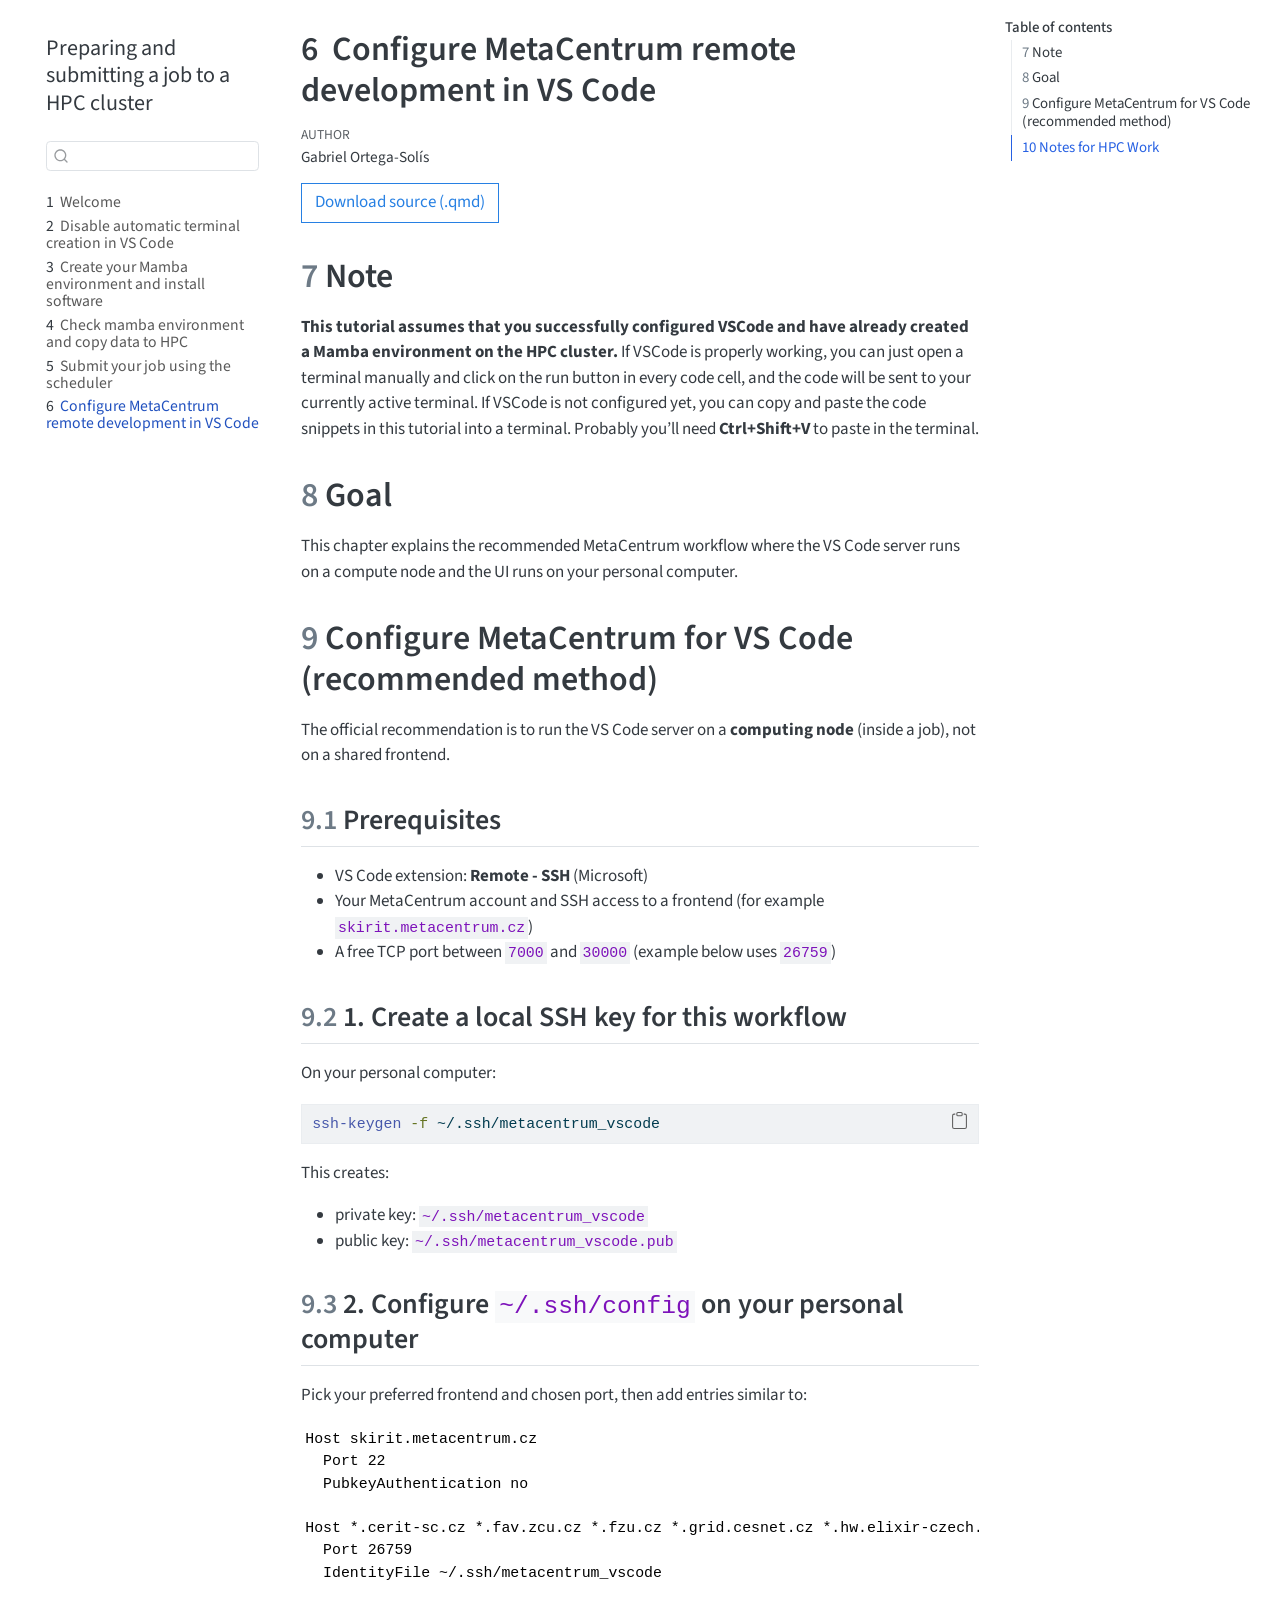
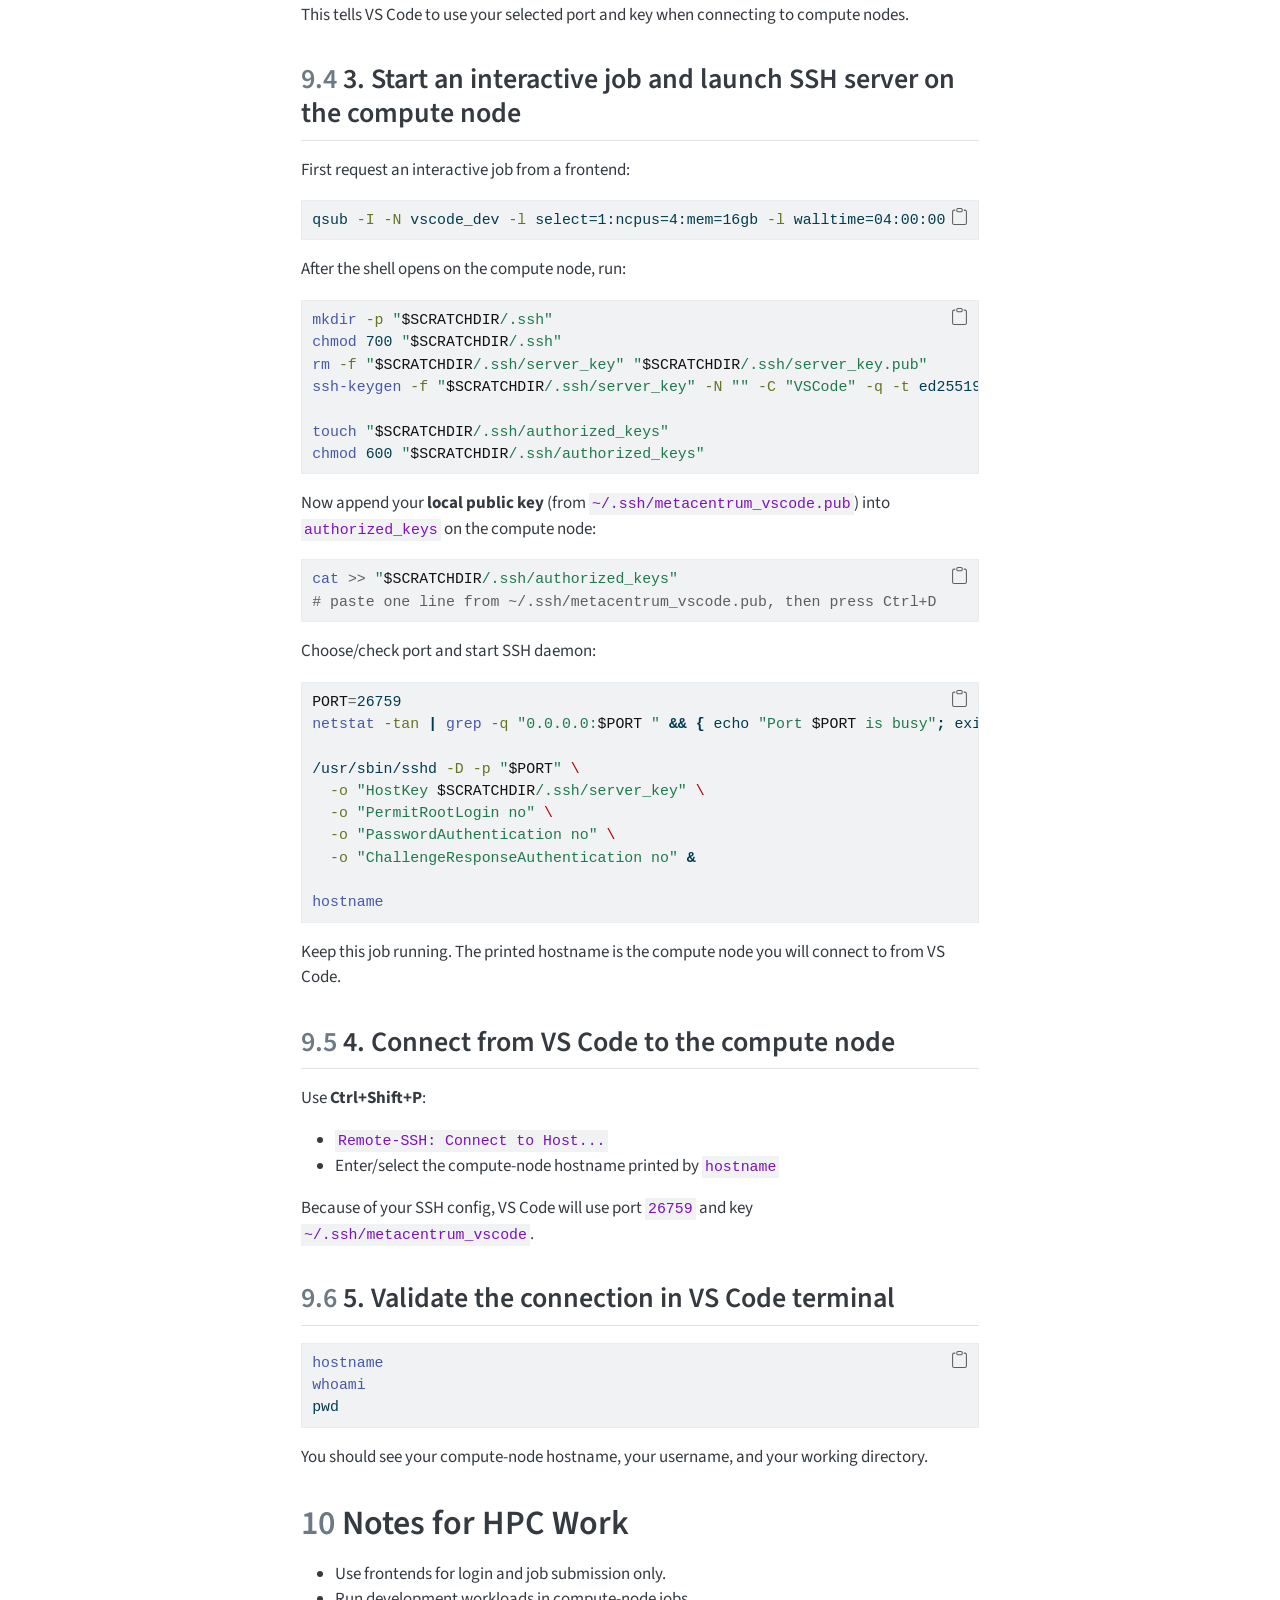
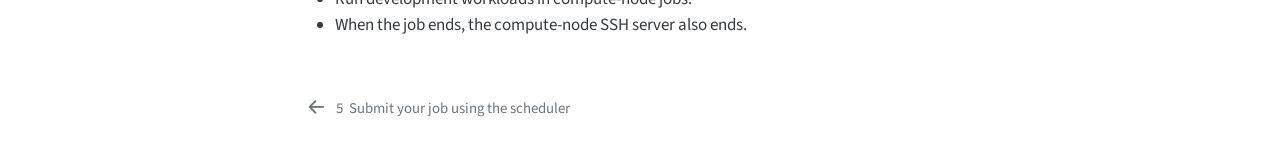
<file: docs/5_vscode_metacentrum_setup.html>
<!DOCTYPE html>
<html xmlns="http://www.w3.org/1999/xhtml" lang="en" xml:lang="en"><head>

<meta charset="utf-8">
<meta name="generator" content="quarto-1.8.27">

<meta name="viewport" content="width=device-width, initial-scale=1.0, user-scalable=yes">

<meta name="author" content="Gabriel Ortega-Solís">

<title>6&nbsp; Configure MetaCentrum remote development in VS Code – Preparing and submitting a job to a HPC cluster</title>
<style>
code{white-space: pre-wrap;}
span.smallcaps{font-variant: small-caps;}
div.columns{display: flex; gap: min(4vw, 1.5em);}
div.column{flex: auto; overflow-x: auto;}
div.hanging-indent{margin-left: 1.5em; text-indent: -1.5em;}
ul.task-list{list-style: none;}
ul.task-list li input[type="checkbox"] {
  width: 0.8em;
  margin: 0 0.8em 0.2em -1em; /* quarto-specific, see https://github.com/quarto-dev/quarto-cli/issues/4556 */ 
  vertical-align: middle;
}
/* CSS for syntax highlighting */
html { -webkit-text-size-adjust: 100%; }
pre > code.sourceCode { white-space: pre; position: relative; }
pre > code.sourceCode > span { display: inline-block; line-height: 1.25; }
pre > code.sourceCode > span:empty { height: 1.2em; }
.sourceCode { overflow: visible; }
code.sourceCode > span { color: inherit; text-decoration: inherit; }
div.sourceCode { margin: 1em 0; }
pre.sourceCode { margin: 0; }
@media screen {
div.sourceCode { overflow: auto; }
}
@media print {
pre > code.sourceCode { white-space: pre-wrap; }
pre > code.sourceCode > span { text-indent: -5em; padding-left: 5em; }
}
pre.numberSource code
  { counter-reset: source-line 0; }
pre.numberSource code > span
  { position: relative; left: -4em; counter-increment: source-line; }
pre.numberSource code > span > a:first-child::before
  { content: counter(source-line);
    position: relative; left: -1em; text-align: right; vertical-align: baseline;
    border: none; display: inline-block;
    -webkit-touch-callout: none; -webkit-user-select: none;
    -khtml-user-select: none; -moz-user-select: none;
    -ms-user-select: none; user-select: none;
    padding: 0 4px; width: 4em;
  }
pre.numberSource { margin-left: 3em;  padding-left: 4px; }
div.sourceCode
  {   }
@media screen {
pre > code.sourceCode > span > a:first-child::before { text-decoration: underline; }
}
</style>


<script src="site_libs/quarto-nav/quarto-nav.js"></script>
<script src="site_libs/quarto-nav/headroom.min.js"></script>
<script src="site_libs/clipboard/clipboard.min.js"></script>
<script src="site_libs/quarto-search/autocomplete.umd.js"></script>
<script src="site_libs/quarto-search/fuse.min.js"></script>
<script src="site_libs/quarto-search/quarto-search.js"></script>
<meta name="quarto:offset" content="./">
<link href="./4_submit_a_job.html" rel="prev">
<script src="site_libs/quarto-html/quarto.js" type="module"></script>
<script src="site_libs/quarto-html/tabsets/tabsets.js" type="module"></script>
<script src="site_libs/quarto-html/axe/axe-check.js" type="module"></script>
<script src="site_libs/quarto-html/popper.min.js"></script>
<script src="site_libs/quarto-html/tippy.umd.min.js"></script>
<script src="site_libs/quarto-html/anchor.min.js"></script>
<link href="site_libs/quarto-html/tippy.css" rel="stylesheet">
<link href="site_libs/quarto-html/quarto-syntax-highlighting-ed96de9b727972fe78a7b5d16c58bf87.css" rel="stylesheet" id="quarto-text-highlighting-styles">
<script src="site_libs/bootstrap/bootstrap.min.js"></script>
<link href="site_libs/bootstrap/bootstrap-icons.css" rel="stylesheet">
<link href="site_libs/bootstrap/bootstrap-9066ee856649dc29ddc1f39264bb5a32.min.css" rel="stylesheet" append-hash="true" id="quarto-bootstrap" data-mode="light">
<script id="quarto-search-options" type="application/json">{
  "location": "sidebar",
  "copy-button": false,
  "collapse-after": 3,
  "panel-placement": "start",
  "type": "textbox",
  "limit": 50,
  "keyboard-shortcut": [
    "f",
    "/",
    "s"
  ],
  "show-item-context": false,
  "language": {
    "search-no-results-text": "No results",
    "search-matching-documents-text": "matching documents",
    "search-copy-link-title": "Copy link to search",
    "search-hide-matches-text": "Hide additional matches",
    "search-more-match-text": "more match in this document",
    "search-more-matches-text": "more matches in this document",
    "search-clear-button-title": "Clear",
    "search-text-placeholder": "",
    "search-detached-cancel-button-title": "Cancel",
    "search-submit-button-title": "Submit",
    "search-label": "Search"
  }
}</script>


</head>

<body class="nav-sidebar floating quarto-light">

<div id="quarto-search-results"></div>
  <header id="quarto-header" class="headroom fixed-top">
  <nav class="quarto-secondary-nav">
    <div class="container-fluid d-flex">
      <button type="button" class="quarto-btn-toggle btn" data-bs-toggle="collapse" role="button" data-bs-target=".quarto-sidebar-collapse-item" aria-controls="quarto-sidebar" aria-expanded="false" aria-label="Toggle sidebar navigation" onclick="if (window.quartoToggleHeadroom) { window.quartoToggleHeadroom(); }">
        <i class="bi bi-layout-text-sidebar-reverse"></i>
      </button>
        <nav class="quarto-page-breadcrumbs" aria-label="breadcrumb"><ol class="breadcrumb"><li class="breadcrumb-item"><a href="./5_vscode_metacentrum_setup.html"><span class="chapter-number">6</span>&nbsp; <span class="chapter-title">Configure MetaCentrum remote development in VS Code</span></a></li></ol></nav>
        <a class="flex-grow-1" role="navigation" data-bs-toggle="collapse" data-bs-target=".quarto-sidebar-collapse-item" aria-controls="quarto-sidebar" aria-expanded="false" aria-label="Toggle sidebar navigation" onclick="if (window.quartoToggleHeadroom) { window.quartoToggleHeadroom(); }">      
        </a>
      <button type="button" class="btn quarto-search-button" aria-label="Search" onclick="window.quartoOpenSearch();">
        <i class="bi bi-search"></i>
      </button>
    </div>
  </nav>
</header>
<!-- content -->
<div id="quarto-content" class="quarto-container page-columns page-rows-contents page-layout-article">
<!-- sidebar -->
  <nav id="quarto-sidebar" class="sidebar collapse collapse-horizontal quarto-sidebar-collapse-item sidebar-navigation floating overflow-auto">
    <div class="pt-lg-2 mt-2 text-left sidebar-header">
    <div class="sidebar-title mb-0 py-0">
      <a href="./">Preparing and submitting a job to a HPC cluster</a> 
    </div>
      </div>
        <div class="mt-2 flex-shrink-0 align-items-center">
        <div class="sidebar-search">
        <div id="quarto-search" class="" title="Search"></div>
        </div>
        </div>
    <div class="sidebar-menu-container"> 
    <ul class="list-unstyled mt-1">
        <li class="sidebar-item">
  <div class="sidebar-item-container"> 
  <a href="./index.html" class="sidebar-item-text sidebar-link">
 <span class="menu-text"><span class="chapter-number">1</span>&nbsp; <span class="chapter-title">Welcome</span></span></a>
  </div>
</li>
        <li class="sidebar-item">
  <div class="sidebar-item-container"> 
  <a href="./1_disable_automatic_terminals.html" class="sidebar-item-text sidebar-link">
 <span class="menu-text"><span class="chapter-number">2</span>&nbsp; <span class="chapter-title">Disable automatic terminal creation in VS Code</span></span></a>
  </div>
</li>
        <li class="sidebar-item">
  <div class="sidebar-item-container"> 
  <a href="./2_HPC_setup.html" class="sidebar-item-text sidebar-link">
 <span class="menu-text"><span class="chapter-number">3</span>&nbsp; <span class="chapter-title">Create your Mamba environment and install software</span></span></a>
  </div>
</li>
        <li class="sidebar-item">
  <div class="sidebar-item-container"> 
  <a href="./3_check_mamba_env_and_copy_data_to_HPC.html" class="sidebar-item-text sidebar-link">
 <span class="menu-text"><span class="chapter-number">4</span>&nbsp; <span class="chapter-title">Check mamba environment and copy data to HPC</span></span></a>
  </div>
</li>
        <li class="sidebar-item">
  <div class="sidebar-item-container"> 
  <a href="./4_submit_a_job.html" class="sidebar-item-text sidebar-link">
 <span class="menu-text"><span class="chapter-number">5</span>&nbsp; <span class="chapter-title">Submit your job using the scheduler</span></span></a>
  </div>
</li>
        <li class="sidebar-item">
  <div class="sidebar-item-container"> 
  <a href="./5_vscode_metacentrum_setup.html" class="sidebar-item-text sidebar-link active">
 <span class="menu-text"><span class="chapter-number">6</span>&nbsp; <span class="chapter-title">Configure MetaCentrum remote development in VS Code</span></span></a>
  </div>
</li>
    </ul>
    </div>
</nav>
<div id="quarto-sidebar-glass" class="quarto-sidebar-collapse-item" data-bs-toggle="collapse" data-bs-target=".quarto-sidebar-collapse-item"></div>
<!-- margin-sidebar -->
    <div id="quarto-margin-sidebar" class="sidebar margin-sidebar">
        <nav id="TOC" role="doc-toc" class="toc-active">
    <h2 id="toc-title">Table of contents</h2>
   
  <ul>
  <li><a href="#note" id="toc-note" class="nav-link active" data-scroll-target="#note"><span class="header-section-number">7</span> Note</a></li>
  <li><a href="#goal" id="toc-goal" class="nav-link" data-scroll-target="#goal"><span class="header-section-number">8</span> Goal</a></li>
  <li><a href="#configure-metacentrum-for-vs-code-recommended-method" id="toc-configure-metacentrum-for-vs-code-recommended-method" class="nav-link" data-scroll-target="#configure-metacentrum-for-vs-code-recommended-method"><span class="header-section-number">9</span> Configure MetaCentrum for VS Code (recommended method)</a>
  <ul class="collapse">
  <li><a href="#prerequisites" id="toc-prerequisites" class="nav-link" data-scroll-target="#prerequisites"><span class="header-section-number">9.1</span> Prerequisites</a></li>
  <li><a href="#create-a-local-ssh-key-for-this-workflow" id="toc-create-a-local-ssh-key-for-this-workflow" class="nav-link" data-scroll-target="#create-a-local-ssh-key-for-this-workflow"><span class="header-section-number">9.2</span> 1. Create a local SSH key for this workflow</a></li>
  <li><a href="#configure-.sshconfig-on-your-personal-computer" id="toc-configure-.sshconfig-on-your-personal-computer" class="nav-link" data-scroll-target="#configure-.sshconfig-on-your-personal-computer"><span class="header-section-number">9.3</span> 2. Configure <code>~/.ssh/config</code> on your personal computer</a></li>
  <li><a href="#start-an-interactive-job-and-launch-ssh-server-on-the-compute-node" id="toc-start-an-interactive-job-and-launch-ssh-server-on-the-compute-node" class="nav-link" data-scroll-target="#start-an-interactive-job-and-launch-ssh-server-on-the-compute-node"><span class="header-section-number">9.4</span> 3. Start an interactive job and launch SSH server on the compute node</a></li>
  <li><a href="#connect-from-vs-code-to-the-compute-node" id="toc-connect-from-vs-code-to-the-compute-node" class="nav-link" data-scroll-target="#connect-from-vs-code-to-the-compute-node"><span class="header-section-number">9.5</span> 4. Connect from VS Code to the compute node</a></li>
  <li><a href="#validate-the-connection-in-vs-code-terminal" id="toc-validate-the-connection-in-vs-code-terminal" class="nav-link" data-scroll-target="#validate-the-connection-in-vs-code-terminal"><span class="header-section-number">9.6</span> 5. Validate the connection in VS Code terminal</a></li>
  </ul></li>
  <li><a href="#notes-for-hpc-work" id="toc-notes-for-hpc-work" class="nav-link" data-scroll-target="#notes-for-hpc-work"><span class="header-section-number">10</span> Notes for HPC Work</a></li>
  </ul>
</nav>
    </div>
<!-- main -->
<main class="content" id="quarto-document-content">

<header id="title-block-header" class="quarto-title-block default">
<div class="quarto-title">
<h1 class="title"><span class="chapter-number">6</span>&nbsp; <span class="chapter-title">Configure MetaCentrum remote development in VS Code</span></h1>
</div>



<div class="quarto-title-meta">

    <div>
    <div class="quarto-title-meta-heading">Author</div>
    <div class="quarto-title-meta-contents">
             <p>Gabriel Ortega-Solís </p>
          </div>
  </div>
    
  
    
  </div>
  


</header>


<section id="note" class="level1" data-number="7">
<h1 data-number="7"><span class="header-section-number">7</span> Note</h1>
<p><strong>This tutorial assumes that you successfully configured VSCode and have already created a Mamba environment on the HPC cluster.</strong> If VSCode is properly working, you can just open a terminal manually and click on the run button in every code cell, and the code will be sent to your currently active terminal. If VSCode is not configured yet, you can copy and paste the code snippets in this tutorial into a terminal. Probably you’ll need <strong>Ctrl+Shift+V</strong> to paste in the terminal.</p>
</section>
<section id="goal" class="level1" data-number="8">
<h1 data-number="8"><span class="header-section-number">8</span> Goal</h1>
<p>This chapter explains the recommended MetaCentrum workflow where the VS Code server runs on a compute node and the UI runs on your personal computer.</p>
</section>
<section id="configure-metacentrum-for-vs-code-recommended-method" class="level1" data-number="9">
<h1 data-number="9"><span class="header-section-number">9</span> Configure MetaCentrum for VS Code (recommended method)</h1>
<p>The official recommendation is to run the VS Code server on a <strong>computing node</strong> (inside a job), not on a shared frontend.</p>
<section id="prerequisites" class="level2" data-number="9.1">
<h2 data-number="9.1" class="anchored" data-anchor-id="prerequisites"><span class="header-section-number">9.1</span> Prerequisites</h2>
<ul>
<li>VS Code extension: <strong>Remote - SSH</strong> (Microsoft)</li>
<li>Your MetaCentrum account and SSH access to a frontend (for example <code>skirit.metacentrum.cz</code>)</li>
<li>A free TCP port between <code>7000</code> and <code>30000</code> (example below uses <code>26759</code>)</li>
</ul>
</section>
<section id="create-a-local-ssh-key-for-this-workflow" class="level2" data-number="9.2">
<h2 data-number="9.2" class="anchored" data-anchor-id="create-a-local-ssh-key-for-this-workflow"><span class="header-section-number">9.2</span> 1. Create a local SSH key for this workflow</h2>
<p>On your personal computer:</p>
<div class="code-copy-outer-scaffold"><div class="sourceCode" id="cb1"><pre class="sourceCode bash code-with-copy"><code class="sourceCode bash"><span id="cb1-1"><a href="#cb1-1" aria-hidden="true" tabindex="-1"></a><span class="fu">ssh-keygen</span> <span class="at">-f</span> ~/.ssh/metacentrum_vscode</span></code></pre></div><button title="Copy to Clipboard" class="code-copy-button"><i class="bi"></i></button></div>
<p>This creates:</p>
<ul>
<li>private key: <code>~/.ssh/metacentrum_vscode</code></li>
<li>public key: <code>~/.ssh/metacentrum_vscode.pub</code></li>
</ul>
</section>
<section id="configure-.sshconfig-on-your-personal-computer" class="level2" data-number="9.3">
<h2 data-number="9.3" class="anchored" data-anchor-id="configure-.sshconfig-on-your-personal-computer"><span class="header-section-number">9.3</span> 2. Configure <code>~/.ssh/config</code> on your personal computer</h2>
<p>Pick your preferred frontend and chosen port, then add entries similar to:</p>
<pre class="ssh-config"><code>Host skirit.metacentrum.cz
  Port 22
  PubkeyAuthentication no

Host *.cerit-sc.cz *.fav.zcu.cz *.fzu.cz *.grid.cesnet.cz *.hw.elixir-czech.cz *.ibot.cas.cz *.ics.muni.cz *.metacentrum.cz *.meta.zcu.cz *.natur.cuni.cz *.nti.tul.cz *.ueb.cas.cz
  Port 26759
  IdentityFile ~/.ssh/metacentrum_vscode</code></pre>
<p>This tells VS Code to use your selected port and key when connecting to compute nodes.</p>
</section>
<section id="start-an-interactive-job-and-launch-ssh-server-on-the-compute-node" class="level2" data-number="9.4">
<h2 data-number="9.4" class="anchored" data-anchor-id="start-an-interactive-job-and-launch-ssh-server-on-the-compute-node"><span class="header-section-number">9.4</span> 3. Start an interactive job and launch SSH server on the compute node</h2>
<p>First request an interactive job from a frontend:</p>
<div class="code-copy-outer-scaffold"><div class="sourceCode" id="cb3"><pre class="sourceCode bash code-with-copy"><code class="sourceCode bash"><span id="cb3-1"><a href="#cb3-1" aria-hidden="true" tabindex="-1"></a><span class="ex">qsub</span> <span class="at">-I</span> <span class="at">-N</span> vscode_dev <span class="at">-l</span> select=1:ncpus=4:mem=16gb <span class="at">-l</span> walltime=04:00:00</span></code></pre></div><button title="Copy to Clipboard" class="code-copy-button"><i class="bi"></i></button></div>
<p>After the shell opens on the compute node, run:</p>
<div class="code-copy-outer-scaffold"><div class="sourceCode" id="cb4"><pre class="sourceCode bash code-with-copy"><code class="sourceCode bash"><span id="cb4-1"><a href="#cb4-1" aria-hidden="true" tabindex="-1"></a><span class="fu">mkdir</span> <span class="at">-p</span> <span class="st">"</span><span class="va">$SCRATCHDIR</span><span class="st">/.ssh"</span></span>
<span id="cb4-2"><a href="#cb4-2" aria-hidden="true" tabindex="-1"></a><span class="fu">chmod</span> 700 <span class="st">"</span><span class="va">$SCRATCHDIR</span><span class="st">/.ssh"</span></span>
<span id="cb4-3"><a href="#cb4-3" aria-hidden="true" tabindex="-1"></a><span class="fu">rm</span> <span class="at">-f</span> <span class="st">"</span><span class="va">$SCRATCHDIR</span><span class="st">/.ssh/server_key"</span> <span class="st">"</span><span class="va">$SCRATCHDIR</span><span class="st">/.ssh/server_key.pub"</span></span>
<span id="cb4-4"><a href="#cb4-4" aria-hidden="true" tabindex="-1"></a><span class="fu">ssh-keygen</span> <span class="at">-f</span> <span class="st">"</span><span class="va">$SCRATCHDIR</span><span class="st">/.ssh/server_key"</span> <span class="at">-N</span> <span class="st">""</span> <span class="at">-C</span> <span class="st">"VSCode"</span> <span class="at">-q</span> <span class="at">-t</span> ed25519</span>
<span id="cb4-5"><a href="#cb4-5" aria-hidden="true" tabindex="-1"></a></span>
<span id="cb4-6"><a href="#cb4-6" aria-hidden="true" tabindex="-1"></a><span class="fu">touch</span> <span class="st">"</span><span class="va">$SCRATCHDIR</span><span class="st">/.ssh/authorized_keys"</span></span>
<span id="cb4-7"><a href="#cb4-7" aria-hidden="true" tabindex="-1"></a><span class="fu">chmod</span> 600 <span class="st">"</span><span class="va">$SCRATCHDIR</span><span class="st">/.ssh/authorized_keys"</span></span></code></pre></div><button title="Copy to Clipboard" class="code-copy-button"><i class="bi"></i></button></div>
<p>Now append your <strong>local public key</strong> (from <code>~/.ssh/metacentrum_vscode.pub</code>) into <code>authorized_keys</code> on the compute node:</p>
<div class="code-copy-outer-scaffold"><div class="sourceCode" id="cb5"><pre class="sourceCode bash code-with-copy"><code class="sourceCode bash"><span id="cb5-1"><a href="#cb5-1" aria-hidden="true" tabindex="-1"></a><span class="fu">cat</span> <span class="op">&gt;&gt;</span> <span class="st">"</span><span class="va">$SCRATCHDIR</span><span class="st">/.ssh/authorized_keys"</span></span>
<span id="cb5-2"><a href="#cb5-2" aria-hidden="true" tabindex="-1"></a><span class="co"># paste one line from ~/.ssh/metacentrum_vscode.pub, then press Ctrl+D</span></span></code></pre></div><button title="Copy to Clipboard" class="code-copy-button"><i class="bi"></i></button></div>
<p>Choose/check port and start SSH daemon:</p>
<div class="code-copy-outer-scaffold"><div class="sourceCode" id="cb6"><pre class="sourceCode bash code-with-copy"><code class="sourceCode bash"><span id="cb6-1"><a href="#cb6-1" aria-hidden="true" tabindex="-1"></a><span class="va">PORT</span><span class="op">=</span>26759</span>
<span id="cb6-2"><a href="#cb6-2" aria-hidden="true" tabindex="-1"></a><span class="fu">netstat</span> <span class="at">-tan</span> <span class="kw">|</span> <span class="fu">grep</span> <span class="at">-q</span> <span class="st">"0.0.0.0:</span><span class="va">$PORT</span><span class="st"> "</span> <span class="kw">&amp;&amp;</span> <span class="kw">{</span> <span class="bu">echo</span> <span class="st">"Port </span><span class="va">$PORT</span><span class="st"> is busy"</span><span class="kw">;</span> <span class="bu">exit</span> 1<span class="kw">;</span> <span class="kw">}</span></span>
<span id="cb6-3"><a href="#cb6-3" aria-hidden="true" tabindex="-1"></a></span>
<span id="cb6-4"><a href="#cb6-4" aria-hidden="true" tabindex="-1"></a><span class="ex">/usr/sbin/sshd</span> <span class="at">-D</span> <span class="at">-p</span> <span class="st">"</span><span class="va">$PORT</span><span class="st">"</span> <span class="dt">\</span></span>
<span id="cb6-5"><a href="#cb6-5" aria-hidden="true" tabindex="-1"></a>  <span class="at">-o</span> <span class="st">"HostKey </span><span class="va">$SCRATCHDIR</span><span class="st">/.ssh/server_key"</span> <span class="dt">\</span></span>
<span id="cb6-6"><a href="#cb6-6" aria-hidden="true" tabindex="-1"></a>  <span class="at">-o</span> <span class="st">"PermitRootLogin no"</span> <span class="dt">\</span></span>
<span id="cb6-7"><a href="#cb6-7" aria-hidden="true" tabindex="-1"></a>  <span class="at">-o</span> <span class="st">"PasswordAuthentication no"</span> <span class="dt">\</span></span>
<span id="cb6-8"><a href="#cb6-8" aria-hidden="true" tabindex="-1"></a>  <span class="at">-o</span> <span class="st">"ChallengeResponseAuthentication no"</span> <span class="kw">&amp;</span></span>
<span id="cb6-9"><a href="#cb6-9" aria-hidden="true" tabindex="-1"></a></span>
<span id="cb6-10"><a href="#cb6-10" aria-hidden="true" tabindex="-1"></a><span class="fu">hostname</span></span></code></pre></div><button title="Copy to Clipboard" class="code-copy-button"><i class="bi"></i></button></div>
<p>Keep this job running. The printed hostname is the compute node you will connect to from VS Code.</p>
</section>
<section id="connect-from-vs-code-to-the-compute-node" class="level2" data-number="9.5">
<h2 data-number="9.5" class="anchored" data-anchor-id="connect-from-vs-code-to-the-compute-node"><span class="header-section-number">9.5</span> 4. Connect from VS Code to the compute node</h2>
<p>Use <strong>Ctrl+Shift+P</strong>:</p>
<ul>
<li><code>Remote-SSH: Connect to Host...</code></li>
<li>Enter/select the compute-node hostname printed by <code>hostname</code></li>
</ul>
<p>Because of your SSH config, VS Code will use port <code>26759</code> and key <code>~/.ssh/metacentrum_vscode</code>.</p>
</section>
<section id="validate-the-connection-in-vs-code-terminal" class="level2" data-number="9.6">
<h2 data-number="9.6" class="anchored" data-anchor-id="validate-the-connection-in-vs-code-terminal"><span class="header-section-number">9.6</span> 5. Validate the connection in VS Code terminal</h2>
<div class="code-copy-outer-scaffold"><div class="sourceCode" id="cb7"><pre class="sourceCode bash code-with-copy"><code class="sourceCode bash"><span id="cb7-1"><a href="#cb7-1" aria-hidden="true" tabindex="-1"></a><span class="fu">hostname</span></span>
<span id="cb7-2"><a href="#cb7-2" aria-hidden="true" tabindex="-1"></a><span class="fu">whoami</span></span>
<span id="cb7-3"><a href="#cb7-3" aria-hidden="true" tabindex="-1"></a><span class="bu">pwd</span></span></code></pre></div><button title="Copy to Clipboard" class="code-copy-button"><i class="bi"></i></button></div>
<p>You should see your compute-node hostname, your username, and your working directory.</p>
</section>
</section>
<section id="notes-for-hpc-work" class="level1" data-number="10">
<h1 data-number="10"><span class="header-section-number">10</span> Notes for HPC Work</h1>
<ul>
<li>Use frontends for login and job submission only.</li>
<li>Run development workloads in compute-node jobs.</li>
<li>When the job ends, the compute-node SSH server also ends.</li>
</ul>


</section>

</main> <!-- /main -->
<div id="download-qmd-wrap" style="margin-top: 2rem;"></div>

<script>
document.addEventListener("DOMContentLoaded", () => {
  const path = window.location.pathname;
  const htmlFile = path.split("/").pop() || "index.html";
  const qmdFile = htmlFile.replace(/\.html?$/, ".qmd");

  const a = document.createElement("a");
  a.href = qmdFile;
  a.textContent = "Download source (.qmd)";
  a.setAttribute("download", "");
  a.className = "btn btn-outline-primary";

  const wrap = document.getElementById("download-qmd-wrap");
  if (!wrap) return;

  wrap.style.marginTop = "0.75rem";
  wrap.appendChild(a);

  // Prefer placement near title/author metadata on Quarto book pages.
  const titleMeta = document.querySelector("#title-block-header .quarto-title-meta");
  if (titleMeta) {
    titleMeta.insertAdjacentElement("afterend", wrap);
    return;
  }

  const titleHeader = document.getElementById("title-block-header");
  if (titleHeader) {
    titleHeader.appendChild(wrap);
  }
});
</script>
<script id="quarto-html-after-body" type="application/javascript">
  window.document.addEventListener("DOMContentLoaded", function (event) {
    const icon = "";
    const anchorJS = new window.AnchorJS();
    anchorJS.options = {
      placement: 'right',
      icon: icon
    };
    anchorJS.add('.anchored');
    const isCodeAnnotation = (el) => {
      for (const clz of el.classList) {
        if (clz.startsWith('code-annotation-')) {                     
          return true;
        }
      }
      return false;
    }
    const onCopySuccess = function(e) {
      // button target
      const button = e.trigger;
      // don't keep focus
      button.blur();
      // flash "checked"
      button.classList.add('code-copy-button-checked');
      var currentTitle = button.getAttribute("title");
      button.setAttribute("title", "Copied!");
      let tooltip;
      if (window.bootstrap) {
        button.setAttribute("data-bs-toggle", "tooltip");
        button.setAttribute("data-bs-placement", "left");
        button.setAttribute("data-bs-title", "Copied!");
        tooltip = new bootstrap.Tooltip(button, 
          { trigger: "manual", 
            customClass: "code-copy-button-tooltip",
            offset: [0, -8]});
        tooltip.show();    
      }
      setTimeout(function() {
        if (tooltip) {
          tooltip.hide();
          button.removeAttribute("data-bs-title");
          button.removeAttribute("data-bs-toggle");
          button.removeAttribute("data-bs-placement");
        }
        button.setAttribute("title", currentTitle);
        button.classList.remove('code-copy-button-checked');
      }, 1000);
      // clear code selection
      e.clearSelection();
    }
    const getTextToCopy = function(trigger) {
      const outerScaffold = trigger.parentElement.cloneNode(true);
      const codeEl = outerScaffold.querySelector('code');
      for (const childEl of codeEl.children) {
        if (isCodeAnnotation(childEl)) {
          childEl.remove();
        }
      }
      return codeEl.innerText;
    }
    const clipboard = new window.ClipboardJS('.code-copy-button:not([data-in-quarto-modal])', {
      text: getTextToCopy
    });
    clipboard.on('success', onCopySuccess);
    if (window.document.getElementById('quarto-embedded-source-code-modal')) {
      const clipboardModal = new window.ClipboardJS('.code-copy-button[data-in-quarto-modal]', {
        text: getTextToCopy,
        container: window.document.getElementById('quarto-embedded-source-code-modal')
      });
      clipboardModal.on('success', onCopySuccess);
    }
      var localhostRegex = new RegExp(/^(?:http|https):\/\/localhost\:?[0-9]*\//);
      var mailtoRegex = new RegExp(/^mailto:/);
        var filterRegex = new RegExp('/' + window.location.host + '/');
      var isInternal = (href) => {
          return filterRegex.test(href) || localhostRegex.test(href) || mailtoRegex.test(href);
      }
      // Inspect non-navigation links and adorn them if external
     var links = window.document.querySelectorAll('a[href]:not(.nav-link):not(.navbar-brand):not(.toc-action):not(.sidebar-link):not(.sidebar-item-toggle):not(.pagination-link):not(.no-external):not([aria-hidden]):not(.dropdown-item):not(.quarto-navigation-tool):not(.about-link)');
      for (var i=0; i<links.length; i++) {
        const link = links[i];
        if (!isInternal(link.href)) {
          // undo the damage that might have been done by quarto-nav.js in the case of
          // links that we want to consider external
          if (link.dataset.originalHref !== undefined) {
            link.href = link.dataset.originalHref;
          }
        }
      }
    function tippyHover(el, contentFn, onTriggerFn, onUntriggerFn) {
      const config = {
        allowHTML: true,
        maxWidth: 500,
        delay: 100,
        arrow: false,
        appendTo: function(el) {
            return el.parentElement;
        },
        interactive: true,
        interactiveBorder: 10,
        theme: 'quarto',
        placement: 'bottom-start',
      };
      if (contentFn) {
        config.content = contentFn;
      }
      if (onTriggerFn) {
        config.onTrigger = onTriggerFn;
      }
      if (onUntriggerFn) {
        config.onUntrigger = onUntriggerFn;
      }
      window.tippy(el, config); 
    }
    const noterefs = window.document.querySelectorAll('a[role="doc-noteref"]');
    for (var i=0; i<noterefs.length; i++) {
      const ref = noterefs[i];
      tippyHover(ref, function() {
        // use id or data attribute instead here
        let href = ref.getAttribute('data-footnote-href') || ref.getAttribute('href');
        try { href = new URL(href).hash; } catch {}
        const id = href.replace(/^#\/?/, "");
        const note = window.document.getElementById(id);
        if (note) {
          return note.innerHTML;
        } else {
          return "";
        }
      });
    }
    const xrefs = window.document.querySelectorAll('a.quarto-xref');
    const processXRef = (id, note) => {
      // Strip column container classes
      const stripColumnClz = (el) => {
        el.classList.remove("page-full", "page-columns");
        if (el.children) {
          for (const child of el.children) {
            stripColumnClz(child);
          }
        }
      }
      stripColumnClz(note)
      if (id === null || id.startsWith('sec-')) {
        // Special case sections, only their first couple elements
        const container = document.createElement("div");
        if (note.children && note.children.length > 2) {
          container.appendChild(note.children[0].cloneNode(true));
          for (let i = 1; i < note.children.length; i++) {
            const child = note.children[i];
            if (child.tagName === "P" && child.innerText === "") {
              continue;
            } else {
              container.appendChild(child.cloneNode(true));
              break;
            }
          }
          if (window.Quarto?.typesetMath) {
            window.Quarto.typesetMath(container);
          }
          return container.innerHTML
        } else {
          if (window.Quarto?.typesetMath) {
            window.Quarto.typesetMath(note);
          }
          return note.innerHTML;
        }
      } else {
        // Remove any anchor links if they are present
        const anchorLink = note.querySelector('a.anchorjs-link');
        if (anchorLink) {
          anchorLink.remove();
        }
        if (window.Quarto?.typesetMath) {
          window.Quarto.typesetMath(note);
        }
        if (note.classList.contains("callout")) {
          return note.outerHTML;
        } else {
          return note.innerHTML;
        }
      }
    }
    for (var i=0; i<xrefs.length; i++) {
      const xref = xrefs[i];
      tippyHover(xref, undefined, function(instance) {
        instance.disable();
        let url = xref.getAttribute('href');
        let hash = undefined; 
        if (url.startsWith('#')) {
          hash = url;
        } else {
          try { hash = new URL(url).hash; } catch {}
        }
        if (hash) {
          const id = hash.replace(/^#\/?/, "");
          const note = window.document.getElementById(id);
          if (note !== null) {
            try {
              const html = processXRef(id, note.cloneNode(true));
              instance.setContent(html);
            } finally {
              instance.enable();
              instance.show();
            }
          } else {
            // See if we can fetch this
            fetch(url.split('#')[0])
            .then(res => res.text())
            .then(html => {
              const parser = new DOMParser();
              const htmlDoc = parser.parseFromString(html, "text/html");
              const note = htmlDoc.getElementById(id);
              if (note !== null) {
                const html = processXRef(id, note);
                instance.setContent(html);
              } 
            }).finally(() => {
              instance.enable();
              instance.show();
            });
          }
        } else {
          // See if we can fetch a full url (with no hash to target)
          // This is a special case and we should probably do some content thinning / targeting
          fetch(url)
          .then(res => res.text())
          .then(html => {
            const parser = new DOMParser();
            const htmlDoc = parser.parseFromString(html, "text/html");
            const note = htmlDoc.querySelector('main.content');
            if (note !== null) {
              // This should only happen for chapter cross references
              // (since there is no id in the URL)
              // remove the first header
              if (note.children.length > 0 && note.children[0].tagName === "HEADER") {
                note.children[0].remove();
              }
              const html = processXRef(null, note);
              instance.setContent(html);
            } 
          }).finally(() => {
            instance.enable();
            instance.show();
          });
        }
      }, function(instance) {
      });
    }
        let selectedAnnoteEl;
        const selectorForAnnotation = ( cell, annotation) => {
          let cellAttr = 'data-code-cell="' + cell + '"';
          let lineAttr = 'data-code-annotation="' +  annotation + '"';
          const selector = 'span[' + cellAttr + '][' + lineAttr + ']';
          return selector;
        }
        const selectCodeLines = (annoteEl) => {
          const doc = window.document;
          const targetCell = annoteEl.getAttribute("data-target-cell");
          const targetAnnotation = annoteEl.getAttribute("data-target-annotation");
          const annoteSpan = window.document.querySelector(selectorForAnnotation(targetCell, targetAnnotation));
          const lines = annoteSpan.getAttribute("data-code-lines").split(",");
          const lineIds = lines.map((line) => {
            return targetCell + "-" + line;
          })
          let top = null;
          let height = null;
          let parent = null;
          if (lineIds.length > 0) {
              //compute the position of the single el (top and bottom and make a div)
              const el = window.document.getElementById(lineIds[0]);
              top = el.offsetTop;
              height = el.offsetHeight;
              parent = el.parentElement.parentElement;
            if (lineIds.length > 1) {
              const lastEl = window.document.getElementById(lineIds[lineIds.length - 1]);
              const bottom = lastEl.offsetTop + lastEl.offsetHeight;
              height = bottom - top;
            }
            if (top !== null && height !== null && parent !== null) {
              // cook up a div (if necessary) and position it 
              let div = window.document.getElementById("code-annotation-line-highlight");
              if (div === null) {
                div = window.document.createElement("div");
                div.setAttribute("id", "code-annotation-line-highlight");
                div.style.position = 'absolute';
                parent.appendChild(div);
              }
              div.style.top = top - 2 + "px";
              div.style.height = height + 4 + "px";
              div.style.left = 0;
              let gutterDiv = window.document.getElementById("code-annotation-line-highlight-gutter");
              if (gutterDiv === null) {
                gutterDiv = window.document.createElement("div");
                gutterDiv.setAttribute("id", "code-annotation-line-highlight-gutter");
                gutterDiv.style.position = 'absolute';
                const codeCell = window.document.getElementById(targetCell);
                const gutter = codeCell.querySelector('.code-annotation-gutter');
                gutter.appendChild(gutterDiv);
              }
              gutterDiv.style.top = top - 2 + "px";
              gutterDiv.style.height = height + 4 + "px";
            }
            selectedAnnoteEl = annoteEl;
          }
        };
        const unselectCodeLines = () => {
          const elementsIds = ["code-annotation-line-highlight", "code-annotation-line-highlight-gutter"];
          elementsIds.forEach((elId) => {
            const div = window.document.getElementById(elId);
            if (div) {
              div.remove();
            }
          });
          selectedAnnoteEl = undefined;
        };
          // Handle positioning of the toggle
      window.addEventListener(
        "resize",
        throttle(() => {
          elRect = undefined;
          if (selectedAnnoteEl) {
            selectCodeLines(selectedAnnoteEl);
          }
        }, 10)
      );
      function throttle(fn, ms) {
      let throttle = false;
      let timer;
        return (...args) => {
          if(!throttle) { // first call gets through
              fn.apply(this, args);
              throttle = true;
          } else { // all the others get throttled
              if(timer) clearTimeout(timer); // cancel #2
              timer = setTimeout(() => {
                fn.apply(this, args);
                timer = throttle = false;
              }, ms);
          }
        };
      }
        // Attach click handler to the DT
        const annoteDls = window.document.querySelectorAll('dt[data-target-cell]');
        for (const annoteDlNode of annoteDls) {
          annoteDlNode.addEventListener('click', (event) => {
            const clickedEl = event.target;
            if (clickedEl !== selectedAnnoteEl) {
              unselectCodeLines();
              const activeEl = window.document.querySelector('dt[data-target-cell].code-annotation-active');
              if (activeEl) {
                activeEl.classList.remove('code-annotation-active');
              }
              selectCodeLines(clickedEl);
              clickedEl.classList.add('code-annotation-active');
            } else {
              // Unselect the line
              unselectCodeLines();
              clickedEl.classList.remove('code-annotation-active');
            }
          });
        }
    const findCites = (el) => {
      const parentEl = el.parentElement;
      if (parentEl) {
        const cites = parentEl.dataset.cites;
        if (cites) {
          return {
            el,
            cites: cites.split(' ')
          };
        } else {
          return findCites(el.parentElement)
        }
      } else {
        return undefined;
      }
    };
    var bibliorefs = window.document.querySelectorAll('a[role="doc-biblioref"]');
    for (var i=0; i<bibliorefs.length; i++) {
      const ref = bibliorefs[i];
      const citeInfo = findCites(ref);
      if (citeInfo) {
        tippyHover(citeInfo.el, function() {
          var popup = window.document.createElement('div');
          citeInfo.cites.forEach(function(cite) {
            var citeDiv = window.document.createElement('div');
            citeDiv.classList.add('hanging-indent');
            citeDiv.classList.add('csl-entry');
            var biblioDiv = window.document.getElementById('ref-' + cite);
            if (biblioDiv) {
              citeDiv.innerHTML = biblioDiv.innerHTML;
            }
            popup.appendChild(citeDiv);
          });
          return popup.innerHTML;
        });
      }
    }
  });
  </script>
<nav class="page-navigation">
  <div class="nav-page nav-page-previous">
      <a href="./4_submit_a_job.html" class="pagination-link" aria-label="Submit your job using the scheduler">
        <i class="bi bi-arrow-left-short"></i> <span class="nav-page-text"><span class="chapter-number">5</span>&nbsp; <span class="chapter-title">Submit your job using the scheduler</span></span>
      </a>          
  </div>
  <div class="nav-page nav-page-next">
  </div>
</nav>
</div> <!-- /content -->




</body></html>
</file>
<file: _book/site_libs/quarto-html/tippy.css>
.tippy-box[data-animation=fade][data-state=hidden]{opacity:0}[data-tippy-root]{max-width:calc(100vw - 10px)}.tippy-box{position:relative;background-color:#333;color:#fff;border-radius:4px;font-size:14px;line-height:1.4;white-space:normal;outline:0;transition-property:transform,visibility,opacity}.tippy-box[data-placement^=top]>.tippy-arrow{bottom:0}.tippy-box[data-placement^=top]>.tippy-arrow:before{bottom:-7px;left:0;border-width:8px 8px 0;border-top-color:initial;transform-origin:center top}.tippy-box[data-placement^=bottom]>.tippy-arrow{top:0}.tippy-box[data-placement^=bottom]>.tippy-arrow:before{top:-7px;left:0;border-width:0 8px 8px;border-bottom-color:initial;transform-origin:center bottom}.tippy-box[data-placement^=left]>.tippy-arrow{right:0}.tippy-box[data-placement^=left]>.tippy-arrow:before{border-width:8px 0 8px 8px;border-left-color:initial;right:-7px;transform-origin:center left}.tippy-box[data-placement^=right]>.tippy-arrow{left:0}.tippy-box[data-placement^=right]>.tippy-arrow:before{left:-7px;border-width:8px 8px 8px 0;border-right-color:initial;transform-origin:center right}.tippy-box[data-inertia][data-state=visible]{transition-timing-function:cubic-bezier(.54,1.5,.38,1.11)}.tippy-arrow{width:16px;height:16px;color:#333}.tippy-arrow:before{content:"";position:absolute;border-color:transparent;border-style:solid}.tippy-content{position:relative;padding:5px 9px;z-index:1}
</file>
<file: _book/site_libs/quarto-html/quarto-syntax-highlighting-ed96de9b727972fe78a7b5d16c58bf87.css>
/* quarto syntax highlight colors */
:root {
  --quarto-hl-ot-color: #003B4F;
  --quarto-hl-at-color: #657422;
  --quarto-hl-ss-color: #20794D;
  --quarto-hl-an-color: #5E5E5E;
  --quarto-hl-fu-color: #4758AB;
  --quarto-hl-st-color: #20794D;
  --quarto-hl-cf-color: #003B4F;
  --quarto-hl-op-color: #5E5E5E;
  --quarto-hl-er-color: #AD0000;
  --quarto-hl-bn-color: #AD0000;
  --quarto-hl-al-color: #AD0000;
  --quarto-hl-va-color: #111111;
  --quarto-hl-bu-color: inherit;
  --quarto-hl-ex-color: inherit;
  --quarto-hl-pp-color: #AD0000;
  --quarto-hl-in-color: #5E5E5E;
  --quarto-hl-vs-color: #20794D;
  --quarto-hl-wa-color: #5E5E5E;
  --quarto-hl-do-color: #5E5E5E;
  --quarto-hl-im-color: #00769E;
  --quarto-hl-ch-color: #20794D;
  --quarto-hl-dt-color: #AD0000;
  --quarto-hl-fl-color: #AD0000;
  --quarto-hl-co-color: #5E5E5E;
  --quarto-hl-cv-color: #5E5E5E;
  --quarto-hl-cn-color: #8f5902;
  --quarto-hl-sc-color: #5E5E5E;
  --quarto-hl-dv-color: #AD0000;
  --quarto-hl-kw-color: #003B4F;
}

/* other quarto variables */
:root {
  --quarto-font-monospace: SFMono-Regular, Menlo, Monaco, Consolas, "Liberation Mono", "Courier New", monospace;
}

/* syntax highlight based on Pandoc's rules */
pre > code.sourceCode > span {
  color: #003B4F;
}

code.sourceCode > span {
  color: #003B4F;
}

div.sourceCode,
div.sourceCode pre.sourceCode {
  color: #003B4F;
}

/* Normal */
code span {
  color: #003B4F;
}

/* Alert */
code span.al {
  color: #AD0000;
  font-style: inherit;
}

/* Annotation */
code span.an {
  color: #5E5E5E;
  font-style: inherit;
}

/* Attribute */
code span.at {
  color: #657422;
  font-style: inherit;
}

/* BaseN */
code span.bn {
  color: #AD0000;
  font-style: inherit;
}

/* BuiltIn */
code span.bu {
  font-style: inherit;
}

/* ControlFlow */
code span.cf {
  color: #003B4F;
  font-weight: bold;
  font-style: inherit;
}

/* Char */
code span.ch {
  color: #20794D;
  font-style: inherit;
}

/* Constant */
code span.cn {
  color: #8f5902;
  font-style: inherit;
}

/* Comment */
code span.co {
  color: #5E5E5E;
  font-style: inherit;
}

/* CommentVar */
code span.cv {
  color: #5E5E5E;
  font-style: italic;
}

/* Documentation */
code span.do {
  color: #5E5E5E;
  font-style: italic;
}

/* DataType */
code span.dt {
  color: #AD0000;
  font-style: inherit;
}

/* DecVal */
code span.dv {
  color: #AD0000;
  font-style: inherit;
}

/* Error */
code span.er {
  color: #AD0000;
  font-style: inherit;
}

/* Extension */
code span.ex {
  font-style: inherit;
}

/* Float */
code span.fl {
  color: #AD0000;
  font-style: inherit;
}

/* Function */
code span.fu {
  color: #4758AB;
  font-style: inherit;
}

/* Import */
code span.im {
  color: #00769E;
  font-style: inherit;
}

/* Information */
code span.in {
  color: #5E5E5E;
  font-style: inherit;
}

/* Keyword */
code span.kw {
  color: #003B4F;
  font-weight: bold;
  font-style: inherit;
}

/* Operator */
code span.op {
  color: #5E5E5E;
  font-style: inherit;
}

/* Other */
code span.ot {
  color: #003B4F;
  font-style: inherit;
}

/* Preprocessor */
code span.pp {
  color: #AD0000;
  font-style: inherit;
}

/* SpecialChar */
code span.sc {
  color: #5E5E5E;
  font-style: inherit;
}

/* SpecialString */
code span.ss {
  color: #20794D;
  font-style: inherit;
}

/* String */
code span.st {
  color: #20794D;
  font-style: inherit;
}

/* Variable */
code span.va {
  color: #111111;
  font-style: inherit;
}

/* VerbatimString */
code span.vs {
  color: #20794D;
  font-style: inherit;
}

/* Warning */
code span.wa {
  color: #5E5E5E;
  font-style: italic;
}

.prevent-inlining {
  content: "</";
}

/*# sourceMappingURL=0920dd6d7437995b8cdf7429764427b1.css.map */
</file>
<file: docs/site_libs/quarto-html/tippy.css>
.tippy-box[data-animation=fade][data-state=hidden]{opacity:0}[data-tippy-root]{max-width:calc(100vw - 10px)}.tippy-box{position:relative;background-color:#333;color:#fff;border-radius:4px;font-size:14px;line-height:1.4;white-space:normal;outline:0;transition-property:transform,visibility,opacity}.tippy-box[data-placement^=top]>.tippy-arrow{bottom:0}.tippy-box[data-placement^=top]>.tippy-arrow:before{bottom:-7px;left:0;border-width:8px 8px 0;border-top-color:initial;transform-origin:center top}.tippy-box[data-placement^=bottom]>.tippy-arrow{top:0}.tippy-box[data-placement^=bottom]>.tippy-arrow:before{top:-7px;left:0;border-width:0 8px 8px;border-bottom-color:initial;transform-origin:center bottom}.tippy-box[data-placement^=left]>.tippy-arrow{right:0}.tippy-box[data-placement^=left]>.tippy-arrow:before{border-width:8px 0 8px 8px;border-left-color:initial;right:-7px;transform-origin:center left}.tippy-box[data-placement^=right]>.tippy-arrow{left:0}.tippy-box[data-placement^=right]>.tippy-arrow:before{left:-7px;border-width:8px 8px 8px 0;border-right-color:initial;transform-origin:center right}.tippy-box[data-inertia][data-state=visible]{transition-timing-function:cubic-bezier(.54,1.5,.38,1.11)}.tippy-arrow{width:16px;height:16px;color:#333}.tippy-arrow:before{content:"";position:absolute;border-color:transparent;border-style:solid}.tippy-content{position:relative;padding:5px 9px;z-index:1}
</file>
<file: docs/site_libs/quarto-html/quarto-syntax-highlighting-ed96de9b727972fe78a7b5d16c58bf87.css>
/* quarto syntax highlight colors */
:root {
  --quarto-hl-ot-color: #003B4F;
  --quarto-hl-at-color: #657422;
  --quarto-hl-ss-color: #20794D;
  --quarto-hl-an-color: #5E5E5E;
  --quarto-hl-fu-color: #4758AB;
  --quarto-hl-st-color: #20794D;
  --quarto-hl-cf-color: #003B4F;
  --quarto-hl-op-color: #5E5E5E;
  --quarto-hl-er-color: #AD0000;
  --quarto-hl-bn-color: #AD0000;
  --quarto-hl-al-color: #AD0000;
  --quarto-hl-va-color: #111111;
  --quarto-hl-bu-color: inherit;
  --quarto-hl-ex-color: inherit;
  --quarto-hl-pp-color: #AD0000;
  --quarto-hl-in-color: #5E5E5E;
  --quarto-hl-vs-color: #20794D;
  --quarto-hl-wa-color: #5E5E5E;
  --quarto-hl-do-color: #5E5E5E;
  --quarto-hl-im-color: #00769E;
  --quarto-hl-ch-color: #20794D;
  --quarto-hl-dt-color: #AD0000;
  --quarto-hl-fl-color: #AD0000;
  --quarto-hl-co-color: #5E5E5E;
  --quarto-hl-cv-color: #5E5E5E;
  --quarto-hl-cn-color: #8f5902;
  --quarto-hl-sc-color: #5E5E5E;
  --quarto-hl-dv-color: #AD0000;
  --quarto-hl-kw-color: #003B4F;
}

/* other quarto variables */
:root {
  --quarto-font-monospace: SFMono-Regular, Menlo, Monaco, Consolas, "Liberation Mono", "Courier New", monospace;
}

/* syntax highlight based on Pandoc's rules */
pre > code.sourceCode > span {
  color: #003B4F;
}

code.sourceCode > span {
  color: #003B4F;
}

div.sourceCode,
div.sourceCode pre.sourceCode {
  color: #003B4F;
}

/* Normal */
code span {
  color: #003B4F;
}

/* Alert */
code span.al {
  color: #AD0000;
  font-style: inherit;
}

/* Annotation */
code span.an {
  color: #5E5E5E;
  font-style: inherit;
}

/* Attribute */
code span.at {
  color: #657422;
  font-style: inherit;
}

/* BaseN */
code span.bn {
  color: #AD0000;
  font-style: inherit;
}

/* BuiltIn */
code span.bu {
  font-style: inherit;
}

/* ControlFlow */
code span.cf {
  color: #003B4F;
  font-weight: bold;
  font-style: inherit;
}

/* Char */
code span.ch {
  color: #20794D;
  font-style: inherit;
}

/* Constant */
code span.cn {
  color: #8f5902;
  font-style: inherit;
}

/* Comment */
code span.co {
  color: #5E5E5E;
  font-style: inherit;
}

/* CommentVar */
code span.cv {
  color: #5E5E5E;
  font-style: italic;
}

/* Documentation */
code span.do {
  color: #5E5E5E;
  font-style: italic;
}

/* DataType */
code span.dt {
  color: #AD0000;
  font-style: inherit;
}

/* DecVal */
code span.dv {
  color: #AD0000;
  font-style: inherit;
}

/* Error */
code span.er {
  color: #AD0000;
  font-style: inherit;
}

/* Extension */
code span.ex {
  font-style: inherit;
}

/* Float */
code span.fl {
  color: #AD0000;
  font-style: inherit;
}

/* Function */
code span.fu {
  color: #4758AB;
  font-style: inherit;
}

/* Import */
code span.im {
  color: #00769E;
  font-style: inherit;
}

/* Information */
code span.in {
  color: #5E5E5E;
  font-style: inherit;
}

/* Keyword */
code span.kw {
  color: #003B4F;
  font-weight: bold;
  font-style: inherit;
}

/* Operator */
code span.op {
  color: #5E5E5E;
  font-style: inherit;
}

/* Other */
code span.ot {
  color: #003B4F;
  font-style: inherit;
}

/* Preprocessor */
code span.pp {
  color: #AD0000;
  font-style: inherit;
}

/* SpecialChar */
code span.sc {
  color: #5E5E5E;
  font-style: inherit;
}

/* SpecialString */
code span.ss {
  color: #20794D;
  font-style: inherit;
}

/* String */
code span.st {
  color: #20794D;
  font-style: inherit;
}

/* Variable */
code span.va {
  color: #111111;
  font-style: inherit;
}

/* VerbatimString */
code span.vs {
  color: #20794D;
  font-style: inherit;
}

/* Warning */
code span.wa {
  color: #5E5E5E;
  font-style: italic;
}

.prevent-inlining {
  content: "</";
}

/*# sourceMappingURL=0920dd6d7437995b8cdf7429764427b1.css.map */
</file>
